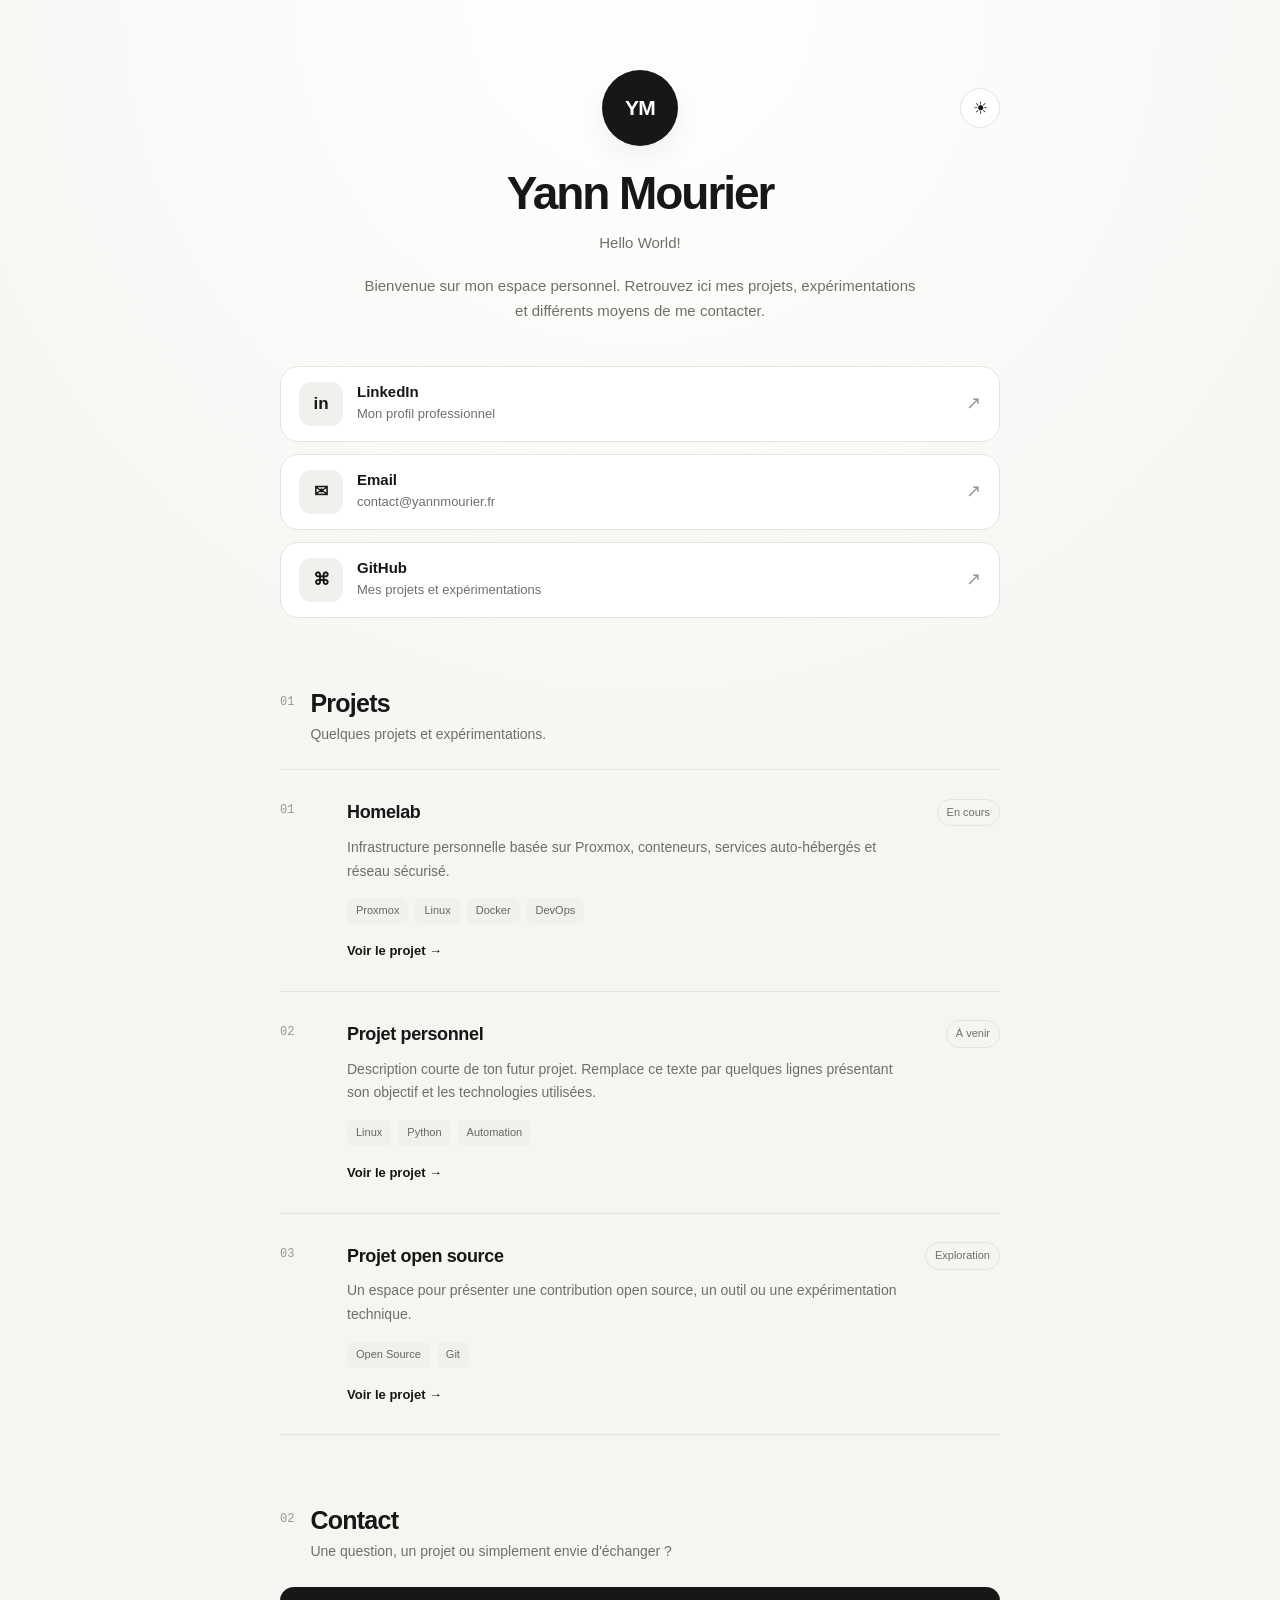
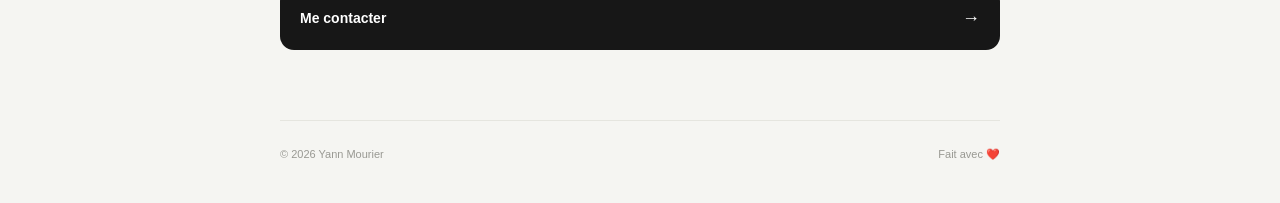
<file: index.html>
<!DOCTYPE html>
<html lang="fr">
<head>
    <meta charset="UTF-8">
    <meta name="viewport" content="width=device-width, initial-scale=1.0">

    <meta name="description" content="Yann Mourier — Portfolio, projets et liens.">

    <title>Yann Mourier</title>

    <link rel="icon" type="image/svg+xml" href="favicon.svg">
    <link rel="stylesheet" href="style.css">

    <!-- Applique le thème avant l'affichage pour éviter le flash blanc -->
    <script>
        const savedTheme = localStorage.getItem("theme");

        if (
            savedTheme === "dark" ||
            (!savedTheme &&
                window.matchMedia("(prefers-color-scheme: dark)").matches)
        ) {
            document.documentElement.classList.add("dark");
        }
    </script>
</head>

<body>

    <main class="container">

        <!-- Présentation -->
        <header class="profile">

            <div class="top-bar">
                <div class="avatar">YM</div>

                <button
                    class="theme-toggle"
                    id="theme-toggle"
                    type="button"
                    aria-label="Changer de thème"
                    title="Changer de thème"
                >
                    <span class="sun">☀</span>
                    <span class="moon">☾</span>
                </button>
            </div>

            <h1>Yann Mourier</h1>

            <p class="subtitle">
                Hello World!
            </p>

            <p class="intro">
                Bienvenue sur mon espace personnel. Retrouvez ici mes projets,
                expérimentations et différents moyens de me contacter.
            </p>

        </header>


        <!-- Liens principaux -->
        <nav class="links" aria-label="Liens principaux">

            <a
                class="link-card"
                href="https://www.linkedin.com/in/yannmourier/"
                target="_blank"
                rel="noopener noreferrer"
            >
                <span class="icon">in</span>

                <span>
                    <strong>LinkedIn</strong>
                    <small>Mon profil professionnel</small>
                </span>

                <span class="arrow">↗</span>
            </a>


            <a
                class="link-card"
                href="mailto:contact@yannmourier.fr"
            >
                <span class="icon">✉</span>

                <span>
                    <strong>Email</strong>
                    <small>contact@yannmourier.fr</small>
                </span>

                <span class="arrow">↗</span>
            </a>


            <a
                class="link-card"
                href="https://github.com/yann-mourier"
                target="_blank"
                rel="noopener noreferrer"
            >
                <span class="icon">⌘</span>

                <span>
                    <strong>GitHub</strong>
                    <small>Mes projets et expérimentations</small>
                </span>

                <span class="arrow">↗</span>
            </a>

        </nav>


        <!-- Projets -->
        <section class="projects">

            <div class="section-heading">
                <span class="section-label">01</span>

                <div>
                    <h2>Projets</h2>
                    <p>Quelques projets et expérimentations.</p>
                </div>
            </div>


            <div class="project-list">

                <!-- PROJET 1 -->
                <article class="project">

                    <div class="project-number">
                        01
                    </div>

                    <div class="project-content">

                        <div class="project-top">
                            <h3>Homelab</h3>

                            <span class="status">
                                En cours
                            </span>
                        </div>

                        <p>
                            Infrastructure personnelle basée sur Proxmox,
                            conteneurs, services auto-hébergés et réseau sécurisé.
                        </p>

                        <div class="tags">
                            <span>Proxmox</span>
                            <span>Linux</span>
                            <span>Docker</span>
                            <span>DevOps</span>
                        </div>

                        <a
                            href="https://github.com/yann-mourier"
                            target="_blank"
                            rel="noopener noreferrer"
                            class="project-link"
                        >
                            Voir le projet →
                        </a>

                    </div>

                </article>


                <!-- PROJET 2 -->
                <article class="project">

                    <div class="project-number">
                        02
                    </div>

                    <div class="project-content">

                        <div class="project-top">
                            <h3>Projet personnel</h3>

                            <span class="status">
                                À venir
                            </span>
                        </div>

                        <p>
                            Description courte de ton futur projet.
                            Remplace ce texte par quelques lignes présentant
                            son objectif et les technologies utilisées.
                        </p>

                        <div class="tags">
                            <span>Linux</span>
                            <span>Python</span>
                            <span>Automation</span>
                        </div>

                        <a
                            href="https://github.com/yann-mourier"
                            target="_blank"
                            rel="noopener noreferrer"
                            class="project-link"
                        >
                            Voir le projet →
                        </a>

                    </div>

                </article>


                <!-- PROJET 3 -->
                <article class="project">

                    <div class="project-number">
                        03
                    </div>

                    <div class="project-content">

                        <div class="project-top">
                            <h3>Projet open source</h3>

                            <span class="status">
                                Exploration
                            </span>
                        </div>

                        <p>
                            Un espace pour présenter une contribution open source,
                            un outil ou une expérimentation technique.
                        </p>

                        <div class="tags">
                            <span>Open Source</span>
                            <span>Git</span>
                        </div>

                        <a
                            href="https://github.com/yann-mourier"
                            target="_blank"
                            rel="noopener noreferrer"
                            class="project-link"
                        >
                            Voir le projet →
                        </a>

                    </div>

                </article>

            </div>

        </section>


        <!-- Contact -->
        <section class="contact">

            <div class="section-heading">
                <span class="section-label">02</span>

                <div>
                    <h2>Contact</h2>
                    <p>
                        Une question, un projet ou simplement envie d'échanger ?
                    </p>
                </div>
            </div>

            <a
                href="mailto:contact@yannmourier.fr"
                class="contact-button"
            >
                Me contacter
                <span>→</span>
            </a>

        </section>


        <!-- Footer -->
        <footer>

            <p>
                © 2026 Yann Mourier
            </p>

            <p>
                Fait avec ❤️
            </p>

        </footer>

    </main>


    <!-- Dark mode -->
    <script>
        const themeToggle = document.getElementById("theme-toggle");

        function updateThemeIcon() {
            const isDark = document.documentElement.classList.contains("dark");

            themeToggle.setAttribute(
                "aria-label",
                isDark
                    ? "Activer le thème clair"
                    : "Activer le thème sombre"
            );

            themeToggle.setAttribute(
                "title",
                isDark
                    ? "Activer le thème clair"
                    : "Activer le thème sombre"
            );
        }

        themeToggle.addEventListener("click", () => {
            const isDark =
                document.documentElement.classList.toggle("dark");

            localStorage.setItem(
                "theme",
                isDark ? "dark" : "light"
            );

            updateThemeIcon();
        });

        updateThemeIcon();
    </script>

</body>
</html>
</file>
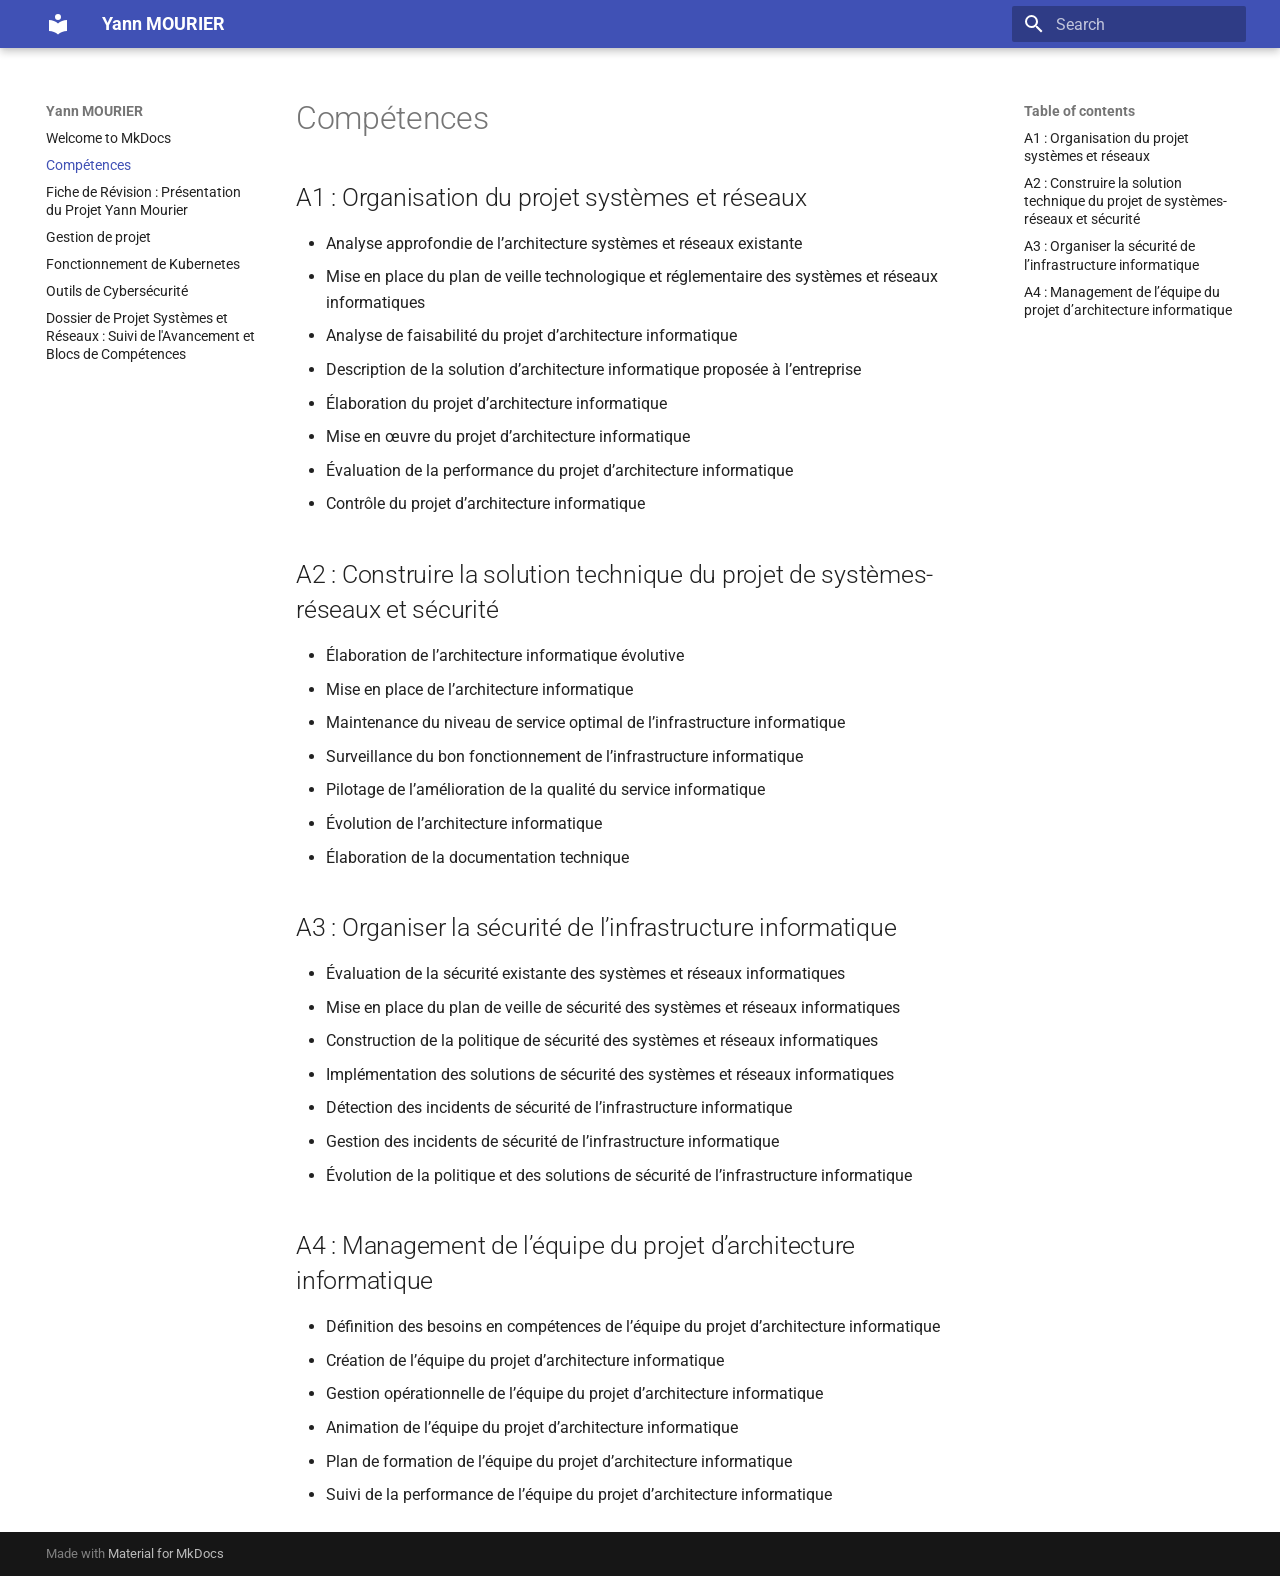
<file: Dossier Compétences/index.html>
<!doctype html>
<html lang="en" class="no-js">
  <head>
    
      <meta charset="utf-8">
      <meta name="viewport" content="width=device-width,initial-scale=1">
      
      
      
        <link rel="canonical" href="https://yannmourier.fr/Dossier%20Comp%C3%A9tences/">
      
      
        <link rel="prev" href="..">
      
      
        <link rel="next" href="../fiche_revision/">
      
      
      <link rel="icon" href="../assets/images/favicon.png">
      <meta name="generator" content="mkdocs-1.6.1, mkdocs-material-9.5.49">
    
    
      
        <title>Compétences - Yann MOURIER</title>
      
    
    
      <link rel="stylesheet" href="../assets/stylesheets/main.6f8fc17f.min.css">
      
      


    
    
      
    
    
      
        
        
        <link rel="preconnect" href="https://fonts.gstatic.com" crossorigin>
        <link rel="stylesheet" href="https://fonts.googleapis.com/css?family=Roboto:300,300i,400,400i,700,700i%7CRoboto+Mono:400,400i,700,700i&display=fallback">
        <style>:root{--md-text-font:"Roboto";--md-code-font:"Roboto Mono"}</style>
      
    
    
    <script>__md_scope=new URL("..",location),__md_hash=e=>[...e].reduce(((e,_)=>(e<<5)-e+_.charCodeAt(0)),0),__md_get=(e,_=localStorage,t=__md_scope)=>JSON.parse(_.getItem(t.pathname+"."+e)),__md_set=(e,_,t=localStorage,a=__md_scope)=>{try{t.setItem(a.pathname+"."+e,JSON.stringify(_))}catch(e){}}</script>
    
      

    
    
    
  </head>
  
  
    <body dir="ltr">
  
    
    <input class="md-toggle" data-md-toggle="drawer" type="checkbox" id="__drawer" autocomplete="off">
    <input class="md-toggle" data-md-toggle="search" type="checkbox" id="__search" autocomplete="off">
    <label class="md-overlay" for="__drawer"></label>
    <div data-md-component="skip">
      
        
        <a href="#competences" class="md-skip">
          Skip to content
        </a>
      
    </div>
    <div data-md-component="announce">
      
    </div>
    
    
      

  

<header class="md-header md-header--shadow" data-md-component="header">
  <nav class="md-header__inner md-grid" aria-label="Header">
    <a href=".." title="Yann MOURIER" class="md-header__button md-logo" aria-label="Yann MOURIER" data-md-component="logo">
      
  
  <svg xmlns="http://www.w3.org/2000/svg" viewBox="0 0 24 24"><path d="M12 8a3 3 0 0 0 3-3 3 3 0 0 0-3-3 3 3 0 0 0-3 3 3 3 0 0 0 3 3m0 3.54C9.64 9.35 6.5 8 3 8v11c3.5 0 6.64 1.35 9 3.54 2.36-2.19 5.5-3.54 9-3.54V8c-3.5 0-6.64 1.35-9 3.54"/></svg>

    </a>
    <label class="md-header__button md-icon" for="__drawer">
      
      <svg xmlns="http://www.w3.org/2000/svg" viewBox="0 0 24 24"><path d="M3 6h18v2H3zm0 5h18v2H3zm0 5h18v2H3z"/></svg>
    </label>
    <div class="md-header__title" data-md-component="header-title">
      <div class="md-header__ellipsis">
        <div class="md-header__topic">
          <span class="md-ellipsis">
            Yann MOURIER
          </span>
        </div>
        <div class="md-header__topic" data-md-component="header-topic">
          <span class="md-ellipsis">
            
              Compétences
            
          </span>
        </div>
      </div>
    </div>
    
    
      <script>var palette=__md_get("__palette");if(palette&&palette.color){if("(prefers-color-scheme)"===palette.color.media){var media=matchMedia("(prefers-color-scheme: light)"),input=document.querySelector(media.matches?"[data-md-color-media='(prefers-color-scheme: light)']":"[data-md-color-media='(prefers-color-scheme: dark)']");palette.color.media=input.getAttribute("data-md-color-media"),palette.color.scheme=input.getAttribute("data-md-color-scheme"),palette.color.primary=input.getAttribute("data-md-color-primary"),palette.color.accent=input.getAttribute("data-md-color-accent")}for(var[key,value]of Object.entries(palette.color))document.body.setAttribute("data-md-color-"+key,value)}</script>
    
    
    
      <label class="md-header__button md-icon" for="__search">
        
        <svg xmlns="http://www.w3.org/2000/svg" viewBox="0 0 24 24"><path d="M9.5 3A6.5 6.5 0 0 1 16 9.5c0 1.61-.59 3.09-1.56 4.23l.27.27h.79l5 5-1.5 1.5-5-5v-.79l-.27-.27A6.52 6.52 0 0 1 9.5 16 6.5 6.5 0 0 1 3 9.5 6.5 6.5 0 0 1 9.5 3m0 2C7 5 5 7 5 9.5S7 14 9.5 14 14 12 14 9.5 12 5 9.5 5"/></svg>
      </label>
      <div class="md-search" data-md-component="search" role="dialog">
  <label class="md-search__overlay" for="__search"></label>
  <div class="md-search__inner" role="search">
    <form class="md-search__form" name="search">
      <input type="text" class="md-search__input" name="query" aria-label="Search" placeholder="Search" autocapitalize="off" autocorrect="off" autocomplete="off" spellcheck="false" data-md-component="search-query" required>
      <label class="md-search__icon md-icon" for="__search">
        
        <svg xmlns="http://www.w3.org/2000/svg" viewBox="0 0 24 24"><path d="M9.5 3A6.5 6.5 0 0 1 16 9.5c0 1.61-.59 3.09-1.56 4.23l.27.27h.79l5 5-1.5 1.5-5-5v-.79l-.27-.27A6.52 6.52 0 0 1 9.5 16 6.5 6.5 0 0 1 3 9.5 6.5 6.5 0 0 1 9.5 3m0 2C7 5 5 7 5 9.5S7 14 9.5 14 14 12 14 9.5 12 5 9.5 5"/></svg>
        
        <svg xmlns="http://www.w3.org/2000/svg" viewBox="0 0 24 24"><path d="M20 11v2H8l5.5 5.5-1.42 1.42L4.16 12l7.92-7.92L13.5 5.5 8 11z"/></svg>
      </label>
      <nav class="md-search__options" aria-label="Search">
        
        <button type="reset" class="md-search__icon md-icon" title="Clear" aria-label="Clear" tabindex="-1">
          
          <svg xmlns="http://www.w3.org/2000/svg" viewBox="0 0 24 24"><path d="M19 6.41 17.59 5 12 10.59 6.41 5 5 6.41 10.59 12 5 17.59 6.41 19 12 13.41 17.59 19 19 17.59 13.41 12z"/></svg>
        </button>
      </nav>
      
    </form>
    <div class="md-search__output">
      <div class="md-search__scrollwrap" tabindex="0" data-md-scrollfix>
        <div class="md-search-result" data-md-component="search-result">
          <div class="md-search-result__meta">
            Initializing search
          </div>
          <ol class="md-search-result__list" role="presentation"></ol>
        </div>
      </div>
    </div>
  </div>
</div>
    
    
  </nav>
  
</header>
    
    <div class="md-container" data-md-component="container">
      
      
        
          
        
      
      <main class="md-main" data-md-component="main">
        <div class="md-main__inner md-grid">
          
            
              
              <div class="md-sidebar md-sidebar--primary" data-md-component="sidebar" data-md-type="navigation" >
                <div class="md-sidebar__scrollwrap">
                  <div class="md-sidebar__inner">
                    



<nav class="md-nav md-nav--primary" aria-label="Navigation" data-md-level="0">
  <label class="md-nav__title" for="__drawer">
    <a href=".." title="Yann MOURIER" class="md-nav__button md-logo" aria-label="Yann MOURIER" data-md-component="logo">
      
  
  <svg xmlns="http://www.w3.org/2000/svg" viewBox="0 0 24 24"><path d="M12 8a3 3 0 0 0 3-3 3 3 0 0 0-3-3 3 3 0 0 0-3 3 3 3 0 0 0 3 3m0 3.54C9.64 9.35 6.5 8 3 8v11c3.5 0 6.64 1.35 9 3.54 2.36-2.19 5.5-3.54 9-3.54V8c-3.5 0-6.64 1.35-9 3.54"/></svg>

    </a>
    Yann MOURIER
  </label>
  
  <ul class="md-nav__list" data-md-scrollfix>
    
      
      
  
  
  
  
    <li class="md-nav__item">
      <a href=".." class="md-nav__link">
        
  
  <span class="md-ellipsis">
    Welcome to MkDocs
  </span>
  

      </a>
    </li>
  

    
      
      
  
  
    
  
  
  
    <li class="md-nav__item md-nav__item--active">
      
      <input class="md-nav__toggle md-toggle" type="checkbox" id="__toc">
      
      
        
      
      
        <label class="md-nav__link md-nav__link--active" for="__toc">
          
  
  <span class="md-ellipsis">
    Compétences
  </span>
  

          <span class="md-nav__icon md-icon"></span>
        </label>
      
      <a href="./" class="md-nav__link md-nav__link--active">
        
  
  <span class="md-ellipsis">
    Compétences
  </span>
  

      </a>
      
        

<nav class="md-nav md-nav--secondary" aria-label="Table of contents">
  
  
  
    
  
  
    <label class="md-nav__title" for="__toc">
      <span class="md-nav__icon md-icon"></span>
      Table of contents
    </label>
    <ul class="md-nav__list" data-md-component="toc" data-md-scrollfix>
      
        <li class="md-nav__item">
  <a href="#a1-organisation-du-projet-systemes-et-reseaux" class="md-nav__link">
    <span class="md-ellipsis">
      A1 : Organisation du projet systèmes et réseaux
    </span>
  </a>
  
</li>
      
        <li class="md-nav__item">
  <a href="#a2-construire-la-solution-technique-du-projet-de-systemes-reseaux-et-securite" class="md-nav__link">
    <span class="md-ellipsis">
      A2 : Construire la solution technique du projet de systèmes-réseaux et sécurité
    </span>
  </a>
  
</li>
      
        <li class="md-nav__item">
  <a href="#a3-organiser-la-securite-de-linfrastructure-informatique" class="md-nav__link">
    <span class="md-ellipsis">
      A3 : Organiser la sécurité de l’infrastructure informatique
    </span>
  </a>
  
</li>
      
        <li class="md-nav__item">
  <a href="#a4-management-de-lequipe-du-projet-darchitecture-informatique" class="md-nav__link">
    <span class="md-ellipsis">
      A4 : Management de l’équipe du projet d’architecture informatique
    </span>
  </a>
  
</li>
      
    </ul>
  
</nav>
      
    </li>
  

    
      
      
  
  
  
  
    <li class="md-nav__item">
      <a href="../fiche_revision/" class="md-nav__link">
        
  
  <span class="md-ellipsis">
    Fiche de Révision : Présentation du Projet Yann Mourier
  </span>
  

      </a>
    </li>
  

    
      
      
  
  
  
  
    <li class="md-nav__item">
      <a href="../gestion_de_projet/" class="md-nav__link">
        
  
  <span class="md-ellipsis">
    Gestion de projet
  </span>
  

      </a>
    </li>
  

    
      
      
  
  
  
  
    <li class="md-nav__item">
      <a href="../kubernetes/" class="md-nav__link">
        
  
  <span class="md-ellipsis">
    Fonctionnement de Kubernetes
  </span>
  

      </a>
    </li>
  

    
      
      
  
  
  
  
    <li class="md-nav__item">
      <a href="../liens/" class="md-nav__link">
        
  
  <span class="md-ellipsis">
    Outils de Cybersécurité
  </span>
  

      </a>
    </li>
  

    
      
      
  
  
  
  
    <li class="md-nav__item">
      <a href="../steps_project/" class="md-nav__link">
        
  
  <span class="md-ellipsis">
    Dossier de Projet Systèmes et Réseaux : Suivi de l'Avancement et Blocs de Compétences
  </span>
  

      </a>
    </li>
  

    
  </ul>
</nav>
                  </div>
                </div>
              </div>
            
            
              
              <div class="md-sidebar md-sidebar--secondary" data-md-component="sidebar" data-md-type="toc" >
                <div class="md-sidebar__scrollwrap">
                  <div class="md-sidebar__inner">
                    

<nav class="md-nav md-nav--secondary" aria-label="Table of contents">
  
  
  
    
  
  
    <label class="md-nav__title" for="__toc">
      <span class="md-nav__icon md-icon"></span>
      Table of contents
    </label>
    <ul class="md-nav__list" data-md-component="toc" data-md-scrollfix>
      
        <li class="md-nav__item">
  <a href="#a1-organisation-du-projet-systemes-et-reseaux" class="md-nav__link">
    <span class="md-ellipsis">
      A1 : Organisation du projet systèmes et réseaux
    </span>
  </a>
  
</li>
      
        <li class="md-nav__item">
  <a href="#a2-construire-la-solution-technique-du-projet-de-systemes-reseaux-et-securite" class="md-nav__link">
    <span class="md-ellipsis">
      A2 : Construire la solution technique du projet de systèmes-réseaux et sécurité
    </span>
  </a>
  
</li>
      
        <li class="md-nav__item">
  <a href="#a3-organiser-la-securite-de-linfrastructure-informatique" class="md-nav__link">
    <span class="md-ellipsis">
      A3 : Organiser la sécurité de l’infrastructure informatique
    </span>
  </a>
  
</li>
      
        <li class="md-nav__item">
  <a href="#a4-management-de-lequipe-du-projet-darchitecture-informatique" class="md-nav__link">
    <span class="md-ellipsis">
      A4 : Management de l’équipe du projet d’architecture informatique
    </span>
  </a>
  
</li>
      
    </ul>
  
</nav>
                  </div>
                </div>
              </div>
            
          
          
            <div class="md-content" data-md-component="content">
              <article class="md-content__inner md-typeset">
                
                  


<h1 id="competences">Compétences</h1>
<h2 id="a1-organisation-du-projet-systemes-et-reseaux">A1 : Organisation du projet systèmes et réseaux</h2>
<ul>
<li>Analyse approfondie de l’architecture systèmes et réseaux existante</li>
<li>Mise en place du plan de veille technologique et réglementaire des systèmes et réseaux informatiques</li>
<li>Analyse de faisabilité du projet d’architecture informatique</li>
<li>Description de la solution d’architecture informatique proposée à l’entreprise</li>
<li>Élaboration du projet d’architecture informatique</li>
<li>Mise en œuvre du projet d’architecture informatique</li>
<li>Évaluation de la performance du projet d’architecture informatique</li>
<li>Contrôle du projet d’architecture informatique</li>
</ul>
<h2 id="a2-construire-la-solution-technique-du-projet-de-systemes-reseaux-et-securite">A2 : Construire la solution technique du projet de systèmes-réseaux et sécurité</h2>
<ul>
<li>Élaboration de l’architecture informatique évolutive</li>
<li>Mise en place de l’architecture informatique</li>
<li>Maintenance du niveau de service optimal de l’infrastructure informatique</li>
<li>Surveillance du bon fonctionnement de l’infrastructure informatique</li>
<li>Pilotage de l’amélioration de la qualité du service informatique</li>
<li>Évolution de l’architecture informatique</li>
<li>Élaboration de la documentation technique</li>
</ul>
<h2 id="a3-organiser-la-securite-de-linfrastructure-informatique">A3 : Organiser la sécurité de l’infrastructure informatique</h2>
<ul>
<li>Évaluation de la sécurité existante des systèmes et réseaux informatiques</li>
<li>Mise en place du plan de veille de sécurité des systèmes et réseaux informatiques</li>
<li>Construction de la politique de sécurité des systèmes et réseaux informatiques</li>
<li>Implémentation des solutions de sécurité des systèmes et réseaux informatiques</li>
<li>Détection des incidents de sécurité de l’infrastructure informatique</li>
<li>Gestion des incidents de sécurité de l’infrastructure informatique</li>
<li>Évolution de la politique et des solutions de sécurité de l’infrastructure informatique</li>
</ul>
<h2 id="a4-management-de-lequipe-du-projet-darchitecture-informatique">A4 : Management de l’équipe du projet d’architecture informatique</h2>
<ul>
<li>Définition des besoins en compétences de l’équipe du projet d’architecture informatique</li>
<li>Création de l’équipe du projet d’architecture informatique</li>
<li>Gestion opérationnelle de l’équipe du projet d’architecture informatique</li>
<li>Animation de l’équipe du projet d’architecture informatique</li>
<li>Plan de formation de l’équipe du projet d’architecture informatique</li>
<li>Suivi de la performance de l’équipe du projet d’architecture informatique</li>
</ul>












                
              </article>
            </div>
          
          
<script>var target=document.getElementById(location.hash.slice(1));target&&target.name&&(target.checked=target.name.startsWith("__tabbed_"))</script>
        </div>
        
      </main>
      
        <footer class="md-footer">
  
  <div class="md-footer-meta md-typeset">
    <div class="md-footer-meta__inner md-grid">
      <div class="md-copyright">
  
  
    Made with
    <a href="https://squidfunk.github.io/mkdocs-material/" target="_blank" rel="noopener">
      Material for MkDocs
    </a>
  
</div>
      
    </div>
  </div>
</footer>
      
    </div>
    <div class="md-dialog" data-md-component="dialog">
      <div class="md-dialog__inner md-typeset"></div>
    </div>
    
    
    <script id="__config" type="application/json">{"base": "..", "features": [], "search": "../assets/javascripts/workers/search.6ce7567c.min.js", "translations": {"clipboard.copied": "Copied to clipboard", "clipboard.copy": "Copy to clipboard", "search.result.more.one": "1 more on this page", "search.result.more.other": "# more on this page", "search.result.none": "No matching documents", "search.result.one": "1 matching document", "search.result.other": "# matching documents", "search.result.placeholder": "Type to start searching", "search.result.term.missing": "Missing", "select.version": "Select version"}}</script>
    
    
      <script src="../assets/javascripts/bundle.88dd0f4e.min.js"></script>
      
    
  </body>
</html>
</file>
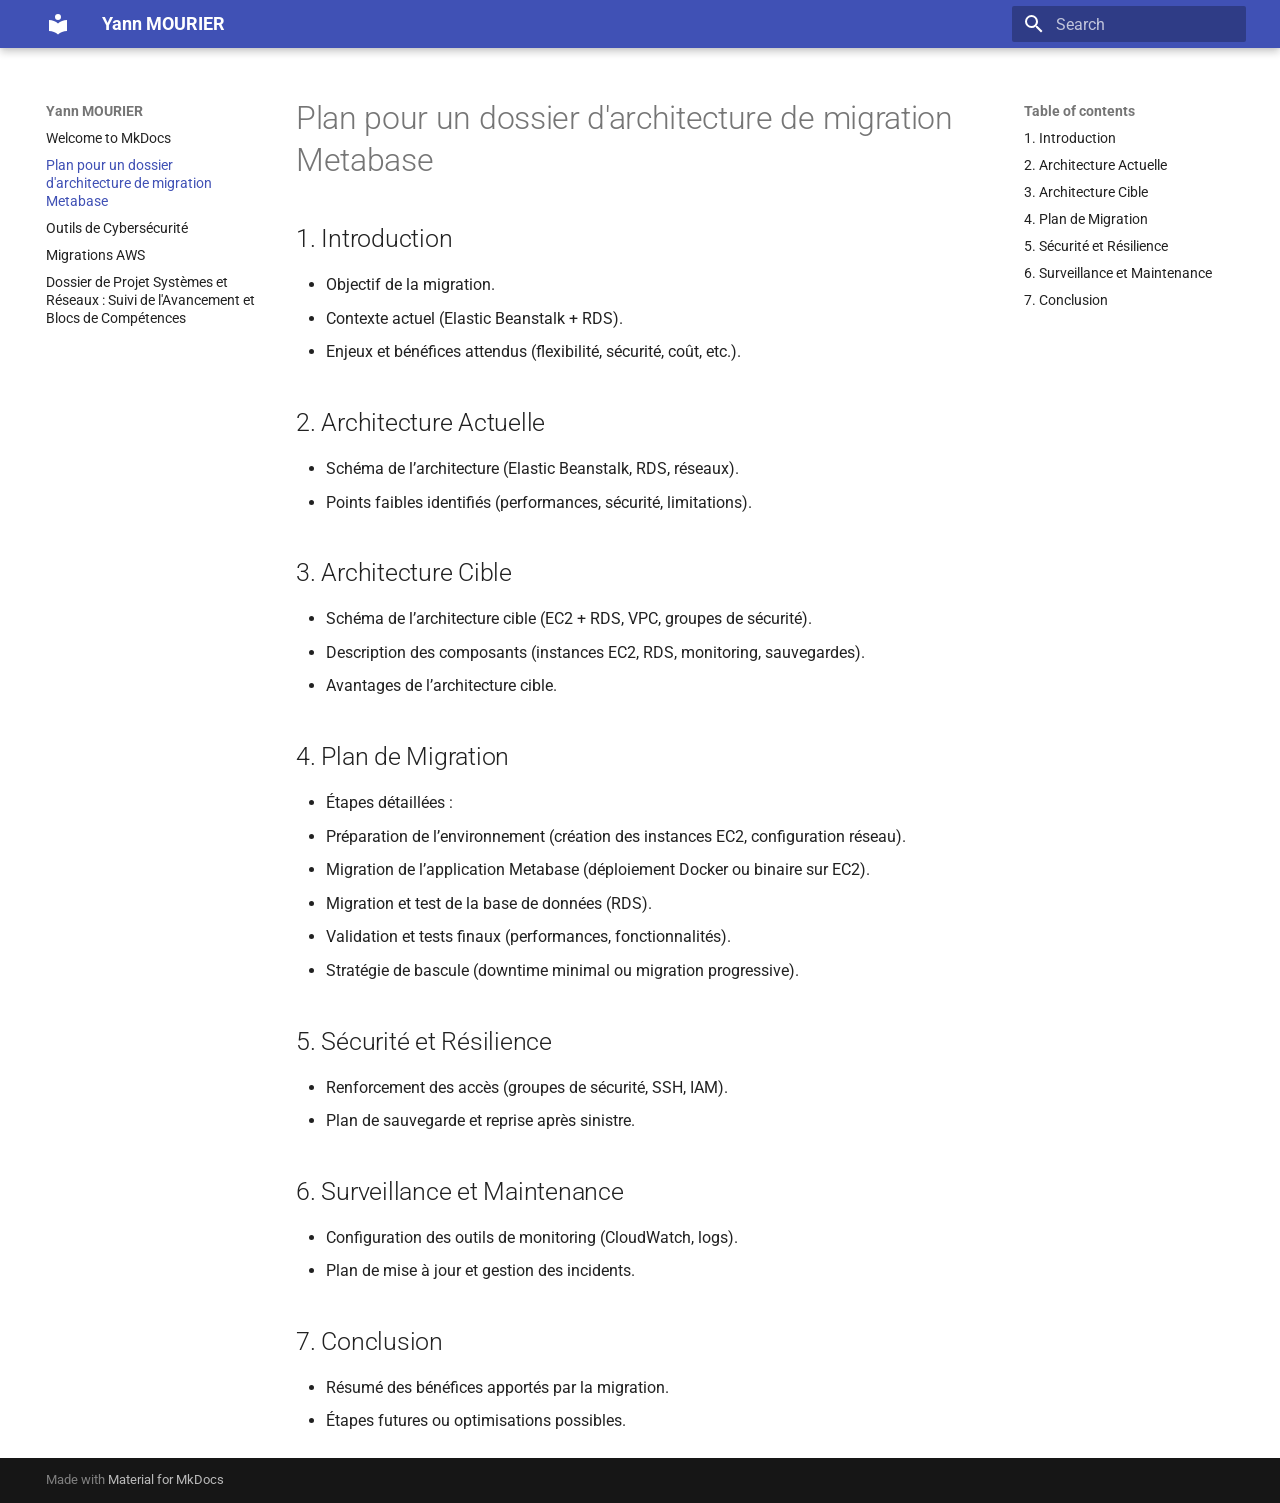
<file: dossier/index.html>
<!doctype html>
<html lang="en" class="no-js">
  <head>
    
      <meta charset="utf-8">
      <meta name="viewport" content="width=device-width,initial-scale=1">
      
      
      
        <link rel="canonical" href="https://yannmourier.fr/dossier/">
      
      
        <link rel="prev" href="..">
      
      
        <link rel="next" href="../liens/">
      
      
      <link rel="icon" href="../assets/images/favicon.png">
      <meta name="generator" content="mkdocs-1.6.1, mkdocs-material-9.5.49">
    
    
      
        <title>Plan pour un dossier d'architecture de migration Metabase - Yann MOURIER</title>
      
    
    
      <link rel="stylesheet" href="../assets/stylesheets/main.6f8fc17f.min.css">
      
      


    
    
      
    
    
      
        
        
        <link rel="preconnect" href="https://fonts.gstatic.com" crossorigin>
        <link rel="stylesheet" href="https://fonts.googleapis.com/css?family=Roboto:300,300i,400,400i,700,700i%7CRoboto+Mono:400,400i,700,700i&display=fallback">
        <style>:root{--md-text-font:"Roboto";--md-code-font:"Roboto Mono"}</style>
      
    
    
    <script>__md_scope=new URL("..",location),__md_hash=e=>[...e].reduce(((e,_)=>(e<<5)-e+_.charCodeAt(0)),0),__md_get=(e,_=localStorage,t=__md_scope)=>JSON.parse(_.getItem(t.pathname+"."+e)),__md_set=(e,_,t=localStorage,a=__md_scope)=>{try{t.setItem(a.pathname+"."+e,JSON.stringify(_))}catch(e){}}</script>
    
      

    
    
    
  </head>
  
  
    <body dir="ltr">
  
    
    <input class="md-toggle" data-md-toggle="drawer" type="checkbox" id="__drawer" autocomplete="off">
    <input class="md-toggle" data-md-toggle="search" type="checkbox" id="__search" autocomplete="off">
    <label class="md-overlay" for="__drawer"></label>
    <div data-md-component="skip">
      
        
        <a href="#plan-pour-un-dossier-darchitecture-de-migration-metabase" class="md-skip">
          Skip to content
        </a>
      
    </div>
    <div data-md-component="announce">
      
    </div>
    
    
      

  

<header class="md-header md-header--shadow" data-md-component="header">
  <nav class="md-header__inner md-grid" aria-label="Header">
    <a href=".." title="Yann MOURIER" class="md-header__button md-logo" aria-label="Yann MOURIER" data-md-component="logo">
      
  
  <svg xmlns="http://www.w3.org/2000/svg" viewBox="0 0 24 24"><path d="M12 8a3 3 0 0 0 3-3 3 3 0 0 0-3-3 3 3 0 0 0-3 3 3 3 0 0 0 3 3m0 3.54C9.64 9.35 6.5 8 3 8v11c3.5 0 6.64 1.35 9 3.54 2.36-2.19 5.5-3.54 9-3.54V8c-3.5 0-6.64 1.35-9 3.54"/></svg>

    </a>
    <label class="md-header__button md-icon" for="__drawer">
      
      <svg xmlns="http://www.w3.org/2000/svg" viewBox="0 0 24 24"><path d="M3 6h18v2H3zm0 5h18v2H3zm0 5h18v2H3z"/></svg>
    </label>
    <div class="md-header__title" data-md-component="header-title">
      <div class="md-header__ellipsis">
        <div class="md-header__topic">
          <span class="md-ellipsis">
            Yann MOURIER
          </span>
        </div>
        <div class="md-header__topic" data-md-component="header-topic">
          <span class="md-ellipsis">
            
              Plan pour un dossier d'architecture de migration Metabase
            
          </span>
        </div>
      </div>
    </div>
    
    
      <script>var palette=__md_get("__palette");if(palette&&palette.color){if("(prefers-color-scheme)"===palette.color.media){var media=matchMedia("(prefers-color-scheme: light)"),input=document.querySelector(media.matches?"[data-md-color-media='(prefers-color-scheme: light)']":"[data-md-color-media='(prefers-color-scheme: dark)']");palette.color.media=input.getAttribute("data-md-color-media"),palette.color.scheme=input.getAttribute("data-md-color-scheme"),palette.color.primary=input.getAttribute("data-md-color-primary"),palette.color.accent=input.getAttribute("data-md-color-accent")}for(var[key,value]of Object.entries(palette.color))document.body.setAttribute("data-md-color-"+key,value)}</script>
    
    
    
      <label class="md-header__button md-icon" for="__search">
        
        <svg xmlns="http://www.w3.org/2000/svg" viewBox="0 0 24 24"><path d="M9.5 3A6.5 6.5 0 0 1 16 9.5c0 1.61-.59 3.09-1.56 4.23l.27.27h.79l5 5-1.5 1.5-5-5v-.79l-.27-.27A6.52 6.52 0 0 1 9.5 16 6.5 6.5 0 0 1 3 9.5 6.5 6.5 0 0 1 9.5 3m0 2C7 5 5 7 5 9.5S7 14 9.5 14 14 12 14 9.5 12 5 9.5 5"/></svg>
      </label>
      <div class="md-search" data-md-component="search" role="dialog">
  <label class="md-search__overlay" for="__search"></label>
  <div class="md-search__inner" role="search">
    <form class="md-search__form" name="search">
      <input type="text" class="md-search__input" name="query" aria-label="Search" placeholder="Search" autocapitalize="off" autocorrect="off" autocomplete="off" spellcheck="false" data-md-component="search-query" required>
      <label class="md-search__icon md-icon" for="__search">
        
        <svg xmlns="http://www.w3.org/2000/svg" viewBox="0 0 24 24"><path d="M9.5 3A6.5 6.5 0 0 1 16 9.5c0 1.61-.59 3.09-1.56 4.23l.27.27h.79l5 5-1.5 1.5-5-5v-.79l-.27-.27A6.52 6.52 0 0 1 9.5 16 6.5 6.5 0 0 1 3 9.5 6.5 6.5 0 0 1 9.5 3m0 2C7 5 5 7 5 9.5S7 14 9.5 14 14 12 14 9.5 12 5 9.5 5"/></svg>
        
        <svg xmlns="http://www.w3.org/2000/svg" viewBox="0 0 24 24"><path d="M20 11v2H8l5.5 5.5-1.42 1.42L4.16 12l7.92-7.92L13.5 5.5 8 11z"/></svg>
      </label>
      <nav class="md-search__options" aria-label="Search">
        
        <button type="reset" class="md-search__icon md-icon" title="Clear" aria-label="Clear" tabindex="-1">
          
          <svg xmlns="http://www.w3.org/2000/svg" viewBox="0 0 24 24"><path d="M19 6.41 17.59 5 12 10.59 6.41 5 5 6.41 10.59 12 5 17.59 6.41 19 12 13.41 17.59 19 19 17.59 13.41 12z"/></svg>
        </button>
      </nav>
      
    </form>
    <div class="md-search__output">
      <div class="md-search__scrollwrap" tabindex="0" data-md-scrollfix>
        <div class="md-search-result" data-md-component="search-result">
          <div class="md-search-result__meta">
            Initializing search
          </div>
          <ol class="md-search-result__list" role="presentation"></ol>
        </div>
      </div>
    </div>
  </div>
</div>
    
    
  </nav>
  
</header>
    
    <div class="md-container" data-md-component="container">
      
      
        
          
        
      
      <main class="md-main" data-md-component="main">
        <div class="md-main__inner md-grid">
          
            
              
              <div class="md-sidebar md-sidebar--primary" data-md-component="sidebar" data-md-type="navigation" >
                <div class="md-sidebar__scrollwrap">
                  <div class="md-sidebar__inner">
                    



<nav class="md-nav md-nav--primary" aria-label="Navigation" data-md-level="0">
  <label class="md-nav__title" for="__drawer">
    <a href=".." title="Yann MOURIER" class="md-nav__button md-logo" aria-label="Yann MOURIER" data-md-component="logo">
      
  
  <svg xmlns="http://www.w3.org/2000/svg" viewBox="0 0 24 24"><path d="M12 8a3 3 0 0 0 3-3 3 3 0 0 0-3-3 3 3 0 0 0-3 3 3 3 0 0 0 3 3m0 3.54C9.64 9.35 6.5 8 3 8v11c3.5 0 6.64 1.35 9 3.54 2.36-2.19 5.5-3.54 9-3.54V8c-3.5 0-6.64 1.35-9 3.54"/></svg>

    </a>
    Yann MOURIER
  </label>
  
  <ul class="md-nav__list" data-md-scrollfix>
    
      
      
  
  
  
  
    <li class="md-nav__item">
      <a href=".." class="md-nav__link">
        
  
  <span class="md-ellipsis">
    Welcome to MkDocs
  </span>
  

      </a>
    </li>
  

    
      
      
  
  
    
  
  
  
    <li class="md-nav__item md-nav__item--active">
      
      <input class="md-nav__toggle md-toggle" type="checkbox" id="__toc">
      
      
        
      
      
        <label class="md-nav__link md-nav__link--active" for="__toc">
          
  
  <span class="md-ellipsis">
    Plan pour un dossier d'architecture de migration Metabase
  </span>
  

          <span class="md-nav__icon md-icon"></span>
        </label>
      
      <a href="./" class="md-nav__link md-nav__link--active">
        
  
  <span class="md-ellipsis">
    Plan pour un dossier d'architecture de migration Metabase
  </span>
  

      </a>
      
        

<nav class="md-nav md-nav--secondary" aria-label="Table of contents">
  
  
  
    
  
  
    <label class="md-nav__title" for="__toc">
      <span class="md-nav__icon md-icon"></span>
      Table of contents
    </label>
    <ul class="md-nav__list" data-md-component="toc" data-md-scrollfix>
      
        <li class="md-nav__item">
  <a href="#1-introduction" class="md-nav__link">
    <span class="md-ellipsis">
      1. Introduction
    </span>
  </a>
  
</li>
      
        <li class="md-nav__item">
  <a href="#2-architecture-actuelle" class="md-nav__link">
    <span class="md-ellipsis">
      2. Architecture Actuelle
    </span>
  </a>
  
</li>
      
        <li class="md-nav__item">
  <a href="#3-architecture-cible" class="md-nav__link">
    <span class="md-ellipsis">
      3. Architecture Cible
    </span>
  </a>
  
</li>
      
        <li class="md-nav__item">
  <a href="#4-plan-de-migration" class="md-nav__link">
    <span class="md-ellipsis">
      4. Plan de Migration
    </span>
  </a>
  
</li>
      
        <li class="md-nav__item">
  <a href="#5-securite-et-resilience" class="md-nav__link">
    <span class="md-ellipsis">
      5. Sécurité et Résilience
    </span>
  </a>
  
</li>
      
        <li class="md-nav__item">
  <a href="#6-surveillance-et-maintenance" class="md-nav__link">
    <span class="md-ellipsis">
      6. Surveillance et Maintenance
    </span>
  </a>
  
</li>
      
        <li class="md-nav__item">
  <a href="#7-conclusion" class="md-nav__link">
    <span class="md-ellipsis">
      7. Conclusion
    </span>
  </a>
  
</li>
      
    </ul>
  
</nav>
      
    </li>
  

    
      
      
  
  
  
  
    <li class="md-nav__item">
      <a href="../liens/" class="md-nav__link">
        
  
  <span class="md-ellipsis">
    Outils de Cybersécurité
  </span>
  

      </a>
    </li>
  

    
      
      
  
  
  
  
    <li class="md-nav__item">
      <a href="../projet/" class="md-nav__link">
        
  
  <span class="md-ellipsis">
    Migrations AWS
  </span>
  

      </a>
    </li>
  

    
      
      
  
  
  
  
    <li class="md-nav__item">
      <a href="../steps_project/" class="md-nav__link">
        
  
  <span class="md-ellipsis">
    Dossier de Projet Systèmes et Réseaux : Suivi de l'Avancement et Blocs de Compétences
  </span>
  

      </a>
    </li>
  

    
  </ul>
</nav>
                  </div>
                </div>
              </div>
            
            
              
              <div class="md-sidebar md-sidebar--secondary" data-md-component="sidebar" data-md-type="toc" >
                <div class="md-sidebar__scrollwrap">
                  <div class="md-sidebar__inner">
                    

<nav class="md-nav md-nav--secondary" aria-label="Table of contents">
  
  
  
    
  
  
    <label class="md-nav__title" for="__toc">
      <span class="md-nav__icon md-icon"></span>
      Table of contents
    </label>
    <ul class="md-nav__list" data-md-component="toc" data-md-scrollfix>
      
        <li class="md-nav__item">
  <a href="#1-introduction" class="md-nav__link">
    <span class="md-ellipsis">
      1. Introduction
    </span>
  </a>
  
</li>
      
        <li class="md-nav__item">
  <a href="#2-architecture-actuelle" class="md-nav__link">
    <span class="md-ellipsis">
      2. Architecture Actuelle
    </span>
  </a>
  
</li>
      
        <li class="md-nav__item">
  <a href="#3-architecture-cible" class="md-nav__link">
    <span class="md-ellipsis">
      3. Architecture Cible
    </span>
  </a>
  
</li>
      
        <li class="md-nav__item">
  <a href="#4-plan-de-migration" class="md-nav__link">
    <span class="md-ellipsis">
      4. Plan de Migration
    </span>
  </a>
  
</li>
      
        <li class="md-nav__item">
  <a href="#5-securite-et-resilience" class="md-nav__link">
    <span class="md-ellipsis">
      5. Sécurité et Résilience
    </span>
  </a>
  
</li>
      
        <li class="md-nav__item">
  <a href="#6-surveillance-et-maintenance" class="md-nav__link">
    <span class="md-ellipsis">
      6. Surveillance et Maintenance
    </span>
  </a>
  
</li>
      
        <li class="md-nav__item">
  <a href="#7-conclusion" class="md-nav__link">
    <span class="md-ellipsis">
      7. Conclusion
    </span>
  </a>
  
</li>
      
    </ul>
  
</nav>
                  </div>
                </div>
              </div>
            
          
          
            <div class="md-content" data-md-component="content">
              <article class="md-content__inner md-typeset">
                
                  


<h1 id="plan-pour-un-dossier-darchitecture-de-migration-metabase">Plan pour un dossier d'architecture de migration Metabase</h1>
<h2 id="1-introduction">1. Introduction</h2>
<ul>
<li>Objectif de la migration.  </li>
<li>Contexte actuel (Elastic Beanstalk + RDS).  </li>
<li>Enjeux et bénéfices attendus (flexibilité, sécurité, coût, etc.).  </li>
</ul>
<h2 id="2-architecture-actuelle">2. Architecture Actuelle</h2>
<ul>
<li>Schéma de l’architecture (Elastic Beanstalk, RDS, réseaux).  </li>
<li>Points faibles identifiés (performances, sécurité, limitations).  </li>
</ul>
<h2 id="3-architecture-cible">3. Architecture Cible</h2>
<ul>
<li>Schéma de l’architecture cible (EC2 + RDS, VPC, groupes de sécurité).  </li>
<li>Description des composants (instances EC2, RDS, monitoring, sauvegardes).  </li>
<li>Avantages de l’architecture cible.  </li>
</ul>
<h2 id="4-plan-de-migration">4. Plan de Migration</h2>
<ul>
<li>Étapes détaillées :  </li>
<li>Préparation de l’environnement (création des instances EC2, configuration réseau).  </li>
<li>Migration de l’application Metabase (déploiement Docker ou binaire sur EC2).  </li>
<li>Migration et test de la base de données (RDS).  </li>
<li>Validation et tests finaux (performances, fonctionnalités).  </li>
<li>Stratégie de bascule (downtime minimal ou migration progressive).  </li>
</ul>
<h2 id="5-securite-et-resilience">5. Sécurité et Résilience</h2>
<ul>
<li>Renforcement des accès (groupes de sécurité, SSH, IAM).  </li>
<li>Plan de sauvegarde et reprise après sinistre.  </li>
</ul>
<h2 id="6-surveillance-et-maintenance">6. Surveillance et Maintenance</h2>
<ul>
<li>Configuration des outils de monitoring (CloudWatch, logs).  </li>
<li>Plan de mise à jour et gestion des incidents.  </li>
</ul>
<h2 id="7-conclusion">7. Conclusion</h2>
<ul>
<li>Résumé des bénéfices apportés par la migration.  </li>
<li>Étapes futures ou optimisations possibles.  </li>
</ul>












                
              </article>
            </div>
          
          
<script>var target=document.getElementById(location.hash.slice(1));target&&target.name&&(target.checked=target.name.startsWith("__tabbed_"))</script>
        </div>
        
      </main>
      
        <footer class="md-footer">
  
  <div class="md-footer-meta md-typeset">
    <div class="md-footer-meta__inner md-grid">
      <div class="md-copyright">
  
  
    Made with
    <a href="https://squidfunk.github.io/mkdocs-material/" target="_blank" rel="noopener">
      Material for MkDocs
    </a>
  
</div>
      
    </div>
  </div>
</footer>
      
    </div>
    <div class="md-dialog" data-md-component="dialog">
      <div class="md-dialog__inner md-typeset"></div>
    </div>
    
    
    <script id="__config" type="application/json">{"base": "..", "features": [], "search": "../assets/javascripts/workers/search.6ce7567c.min.js", "translations": {"clipboard.copied": "Copied to clipboard", "clipboard.copy": "Copy to clipboard", "search.result.more.one": "1 more on this page", "search.result.more.other": "# more on this page", "search.result.none": "No matching documents", "search.result.one": "1 matching document", "search.result.other": "# matching documents", "search.result.placeholder": "Type to start searching", "search.result.term.missing": "Missing", "select.version": "Select version"}}</script>
    
    
      <script src="../assets/javascripts/bundle.88dd0f4e.min.js"></script>
      
    
  </body>
</html>
</file>
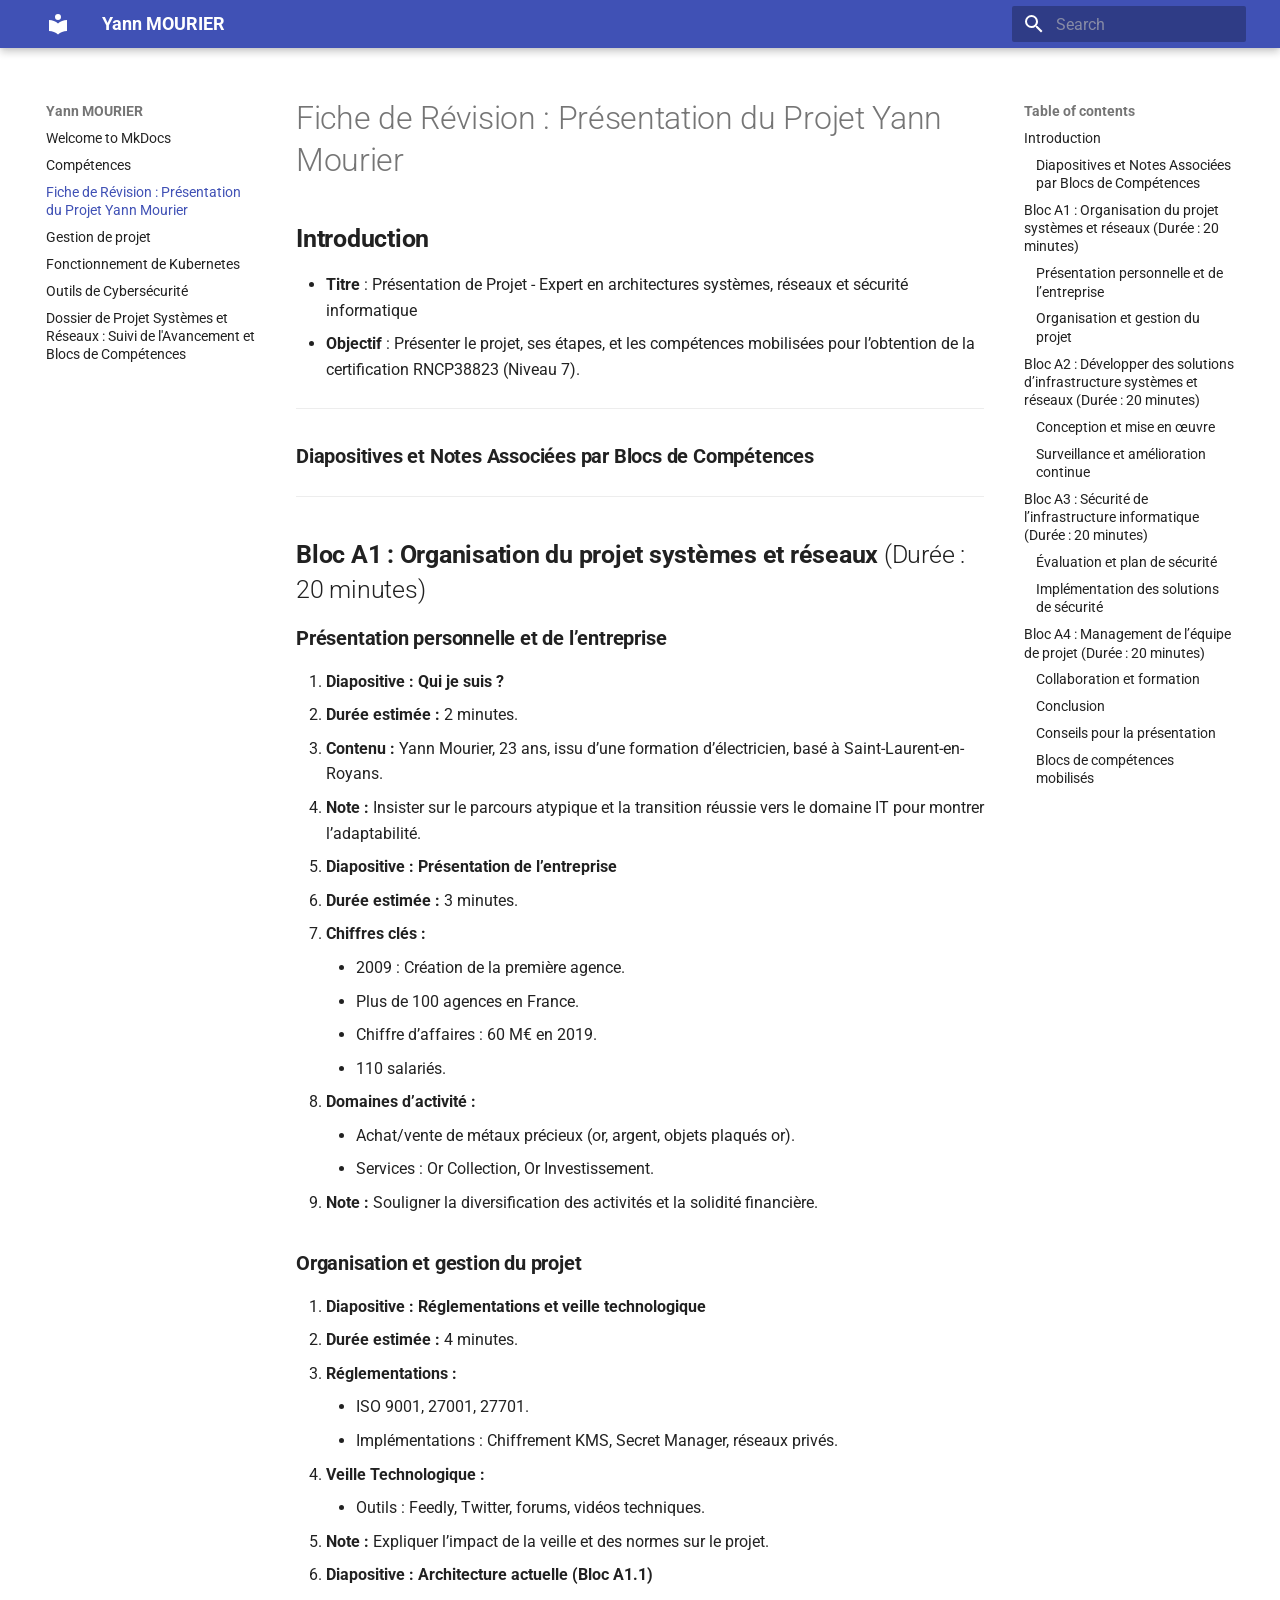
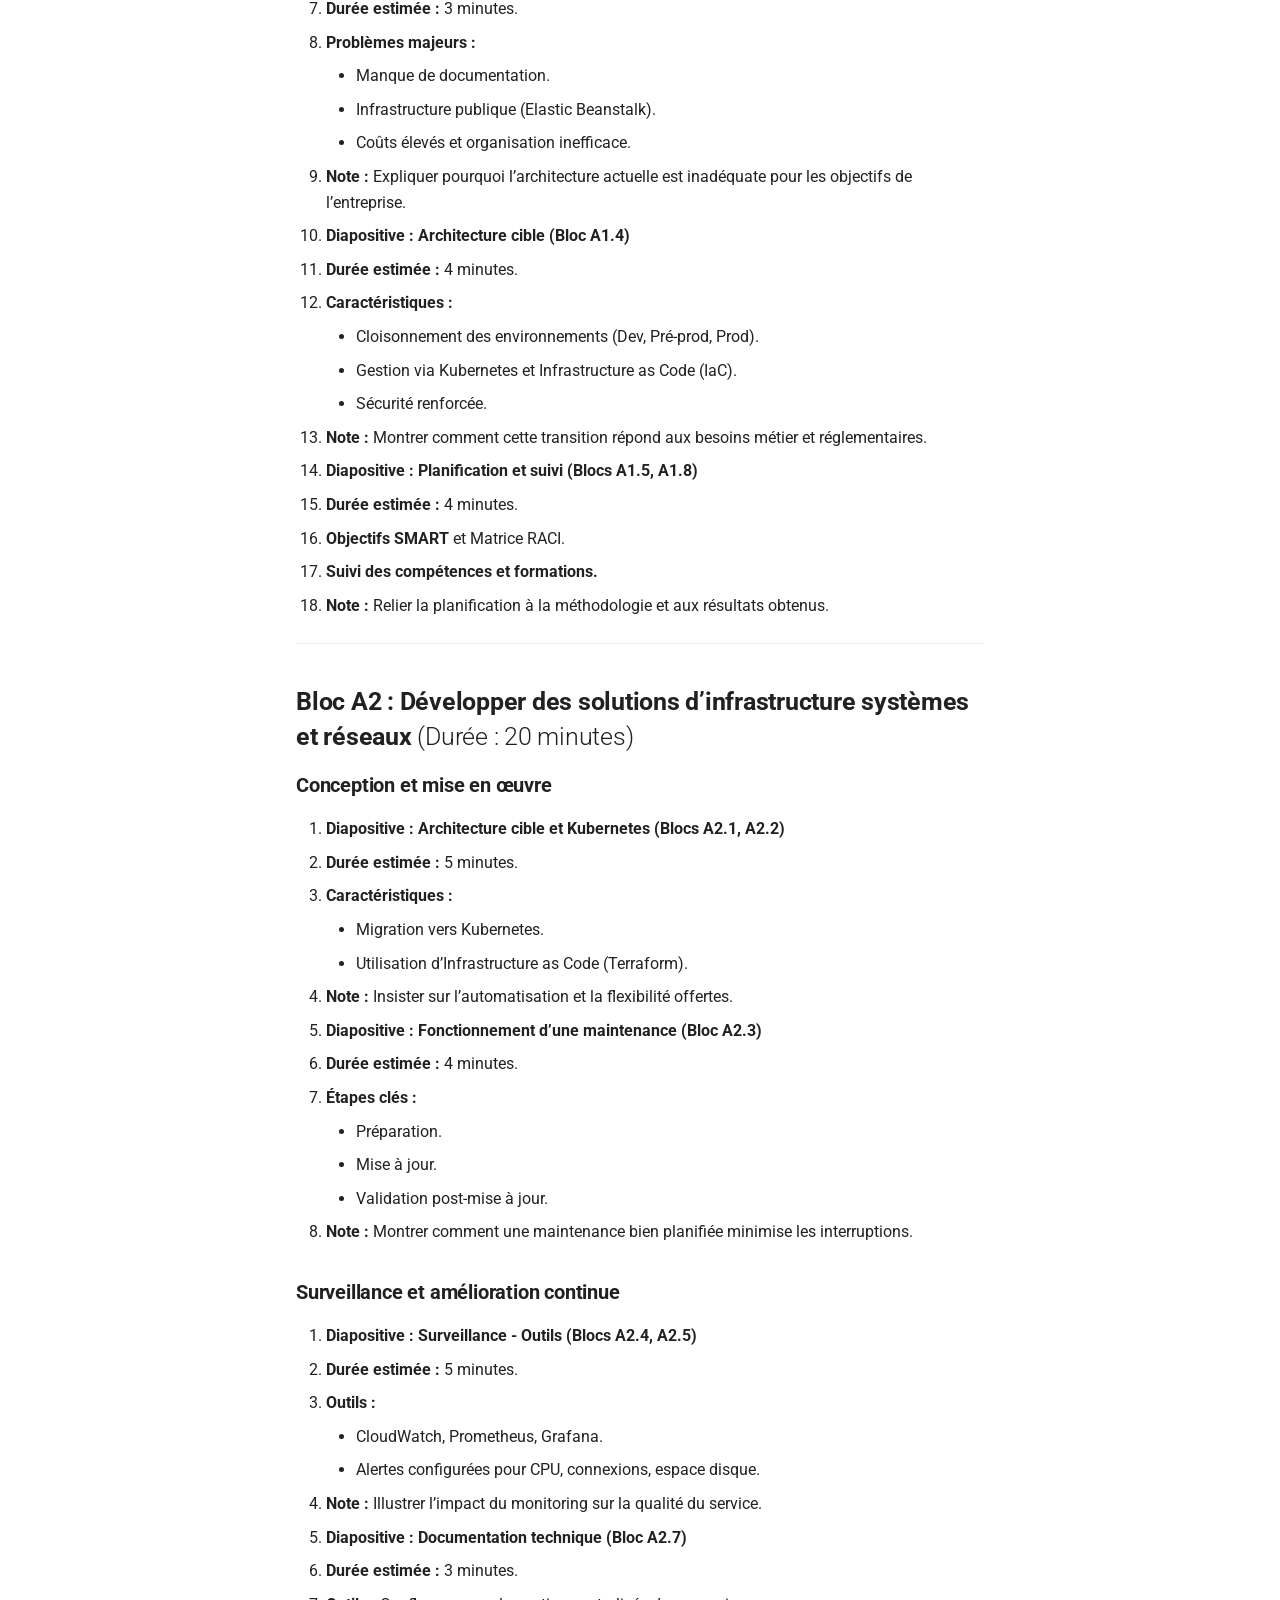
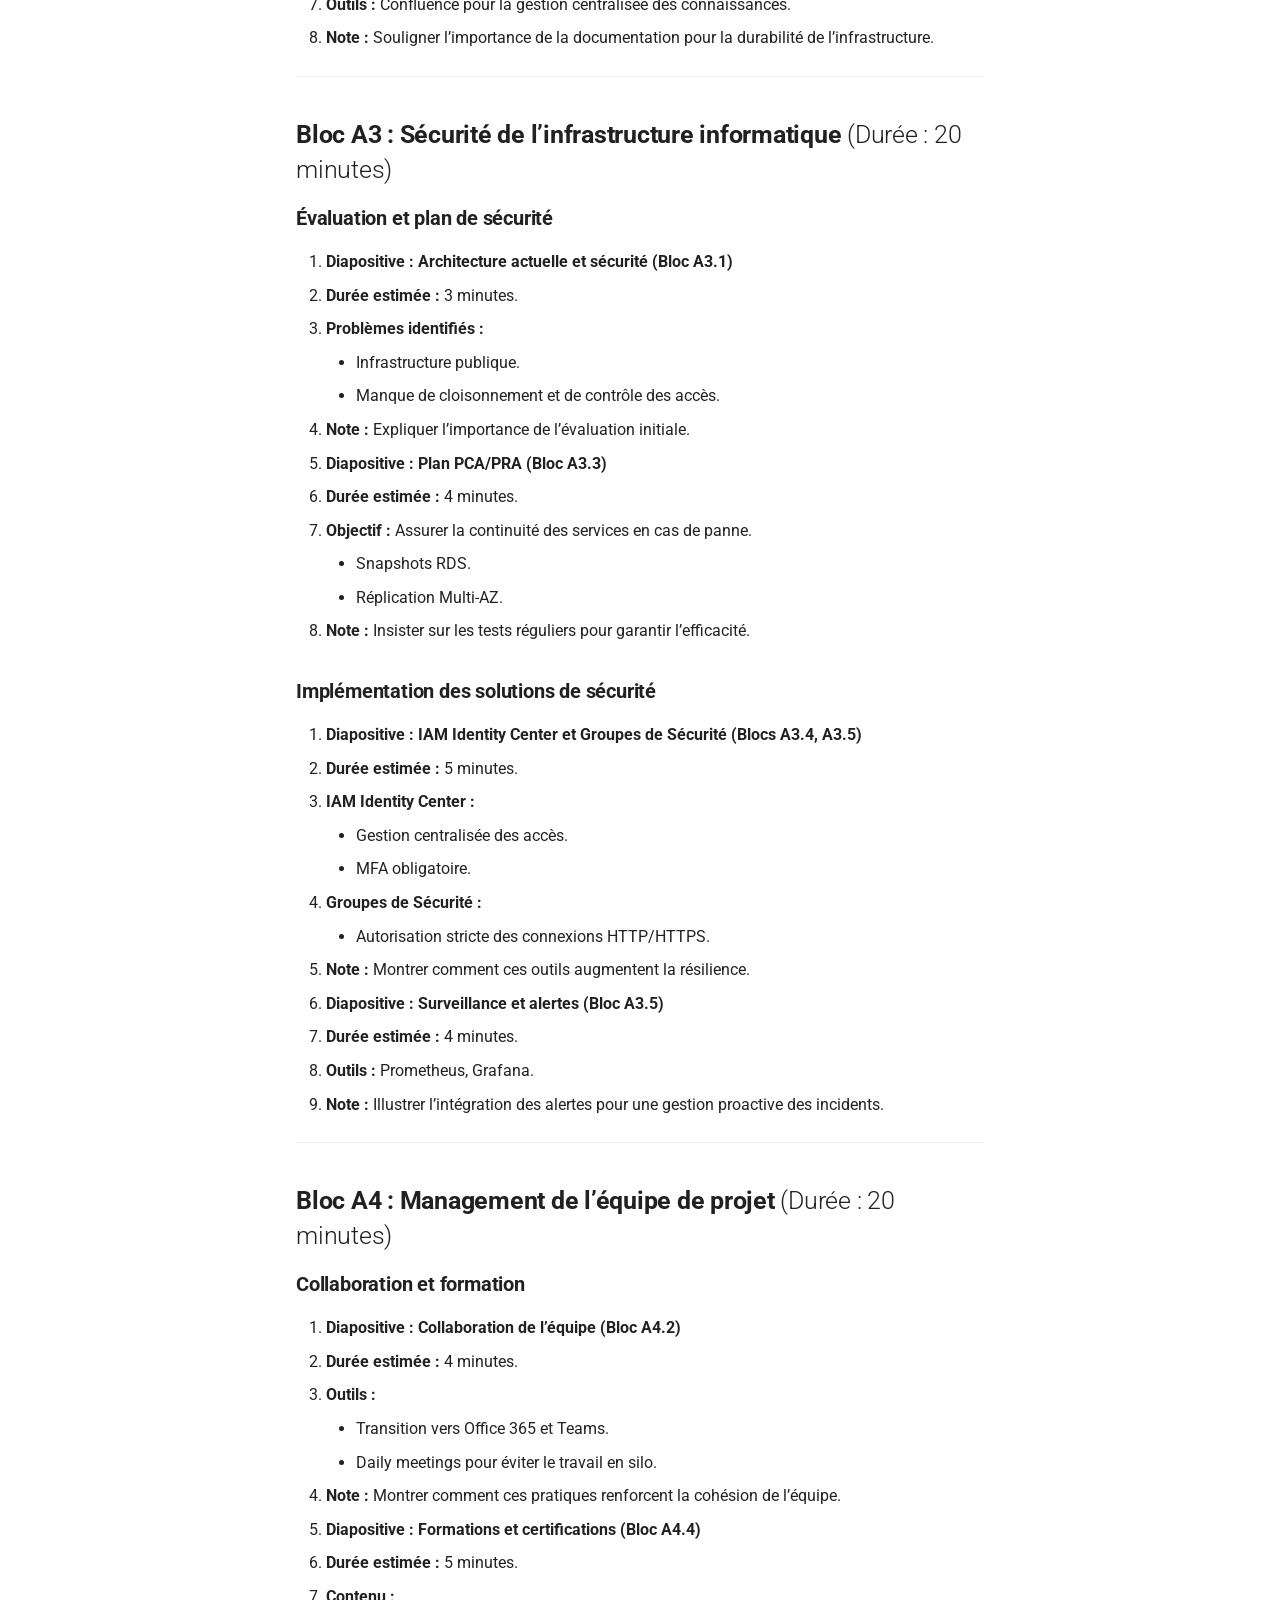
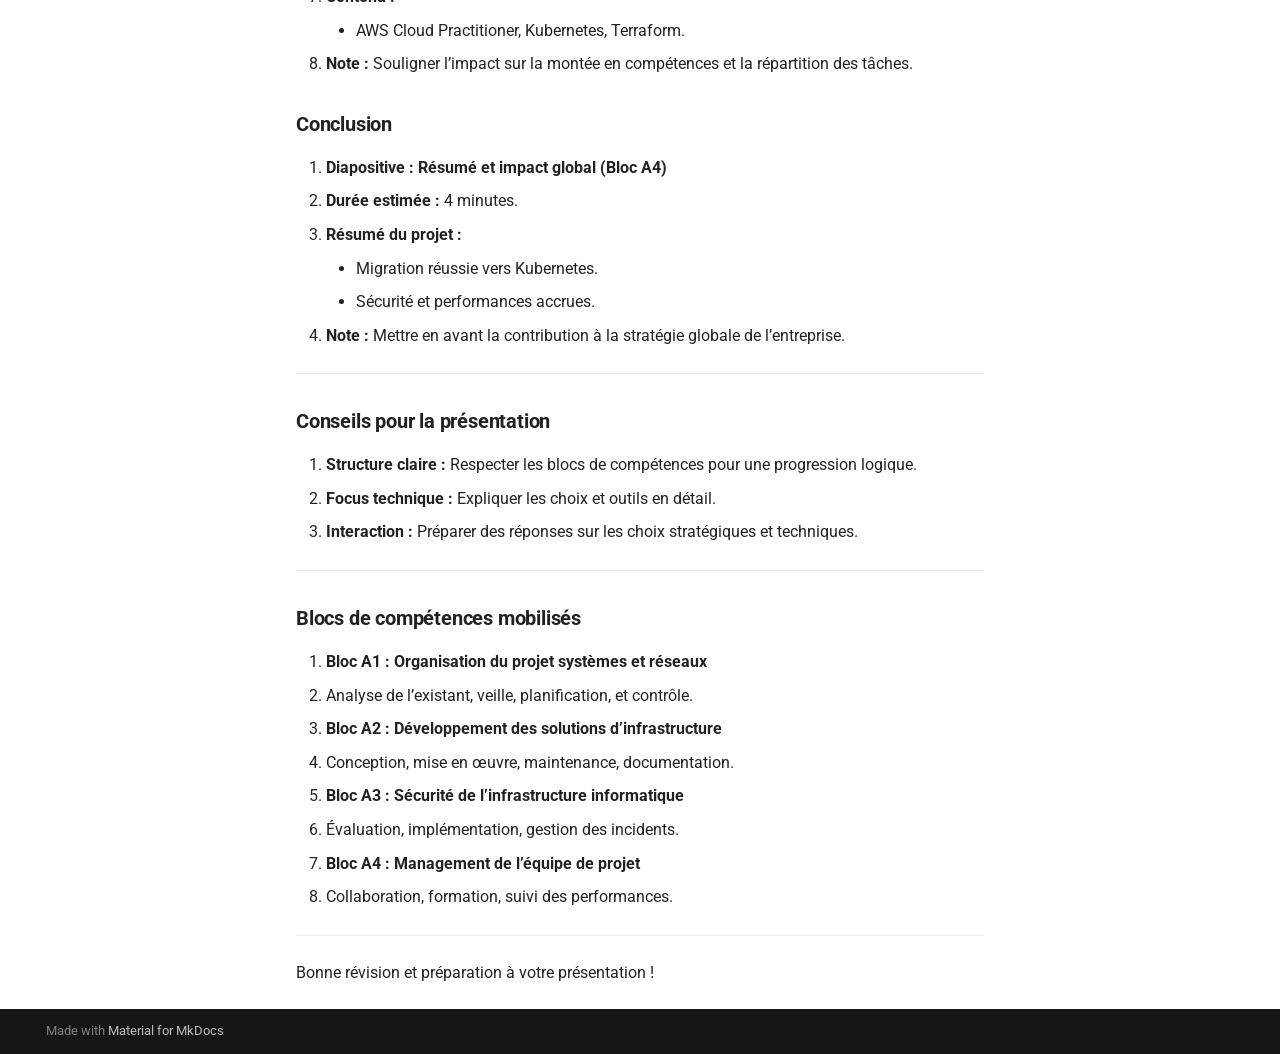
<file: fiche_revision/index.html>
<!doctype html>
<html lang="en" class="no-js">
  <head>
    
      <meta charset="utf-8">
      <meta name="viewport" content="width=device-width,initial-scale=1">
      
      
      
        <link rel="canonical" href="https://yannmourier.fr/fiche_revision/">
      
      
        <link rel="prev" href="../Dossier%20Comp%C3%A9tences/">
      
      
        <link rel="next" href="../gestion_de_projet/">
      
      
      <link rel="icon" href="../assets/images/favicon.png">
      <meta name="generator" content="mkdocs-1.6.1, mkdocs-material-9.5.49">
    
    
      
        <title>Fiche de Révision : Présentation du Projet Yann Mourier - Yann MOURIER</title>
      
    
    
      <link rel="stylesheet" href="../assets/stylesheets/main.6f8fc17f.min.css">
      
      


    
    
      
    
    
      
        
        
        <link rel="preconnect" href="https://fonts.gstatic.com" crossorigin>
        <link rel="stylesheet" href="https://fonts.googleapis.com/css?family=Roboto:300,300i,400,400i,700,700i%7CRoboto+Mono:400,400i,700,700i&display=fallback">
        <style>:root{--md-text-font:"Roboto";--md-code-font:"Roboto Mono"}</style>
      
    
    
    <script>__md_scope=new URL("..",location),__md_hash=e=>[...e].reduce(((e,_)=>(e<<5)-e+_.charCodeAt(0)),0),__md_get=(e,_=localStorage,t=__md_scope)=>JSON.parse(_.getItem(t.pathname+"."+e)),__md_set=(e,_,t=localStorage,a=__md_scope)=>{try{t.setItem(a.pathname+"."+e,JSON.stringify(_))}catch(e){}}</script>
    
      

    
    
    
  </head>
  
  
    <body dir="ltr">
  
    
    <input class="md-toggle" data-md-toggle="drawer" type="checkbox" id="__drawer" autocomplete="off">
    <input class="md-toggle" data-md-toggle="search" type="checkbox" id="__search" autocomplete="off">
    <label class="md-overlay" for="__drawer"></label>
    <div data-md-component="skip">
      
        
        <a href="#fiche-de-revision-presentation-du-projet-yann-mourier" class="md-skip">
          Skip to content
        </a>
      
    </div>
    <div data-md-component="announce">
      
    </div>
    
    
      

  

<header class="md-header md-header--shadow" data-md-component="header">
  <nav class="md-header__inner md-grid" aria-label="Header">
    <a href=".." title="Yann MOURIER" class="md-header__button md-logo" aria-label="Yann MOURIER" data-md-component="logo">
      
  
  <svg xmlns="http://www.w3.org/2000/svg" viewBox="0 0 24 24"><path d="M12 8a3 3 0 0 0 3-3 3 3 0 0 0-3-3 3 3 0 0 0-3 3 3 3 0 0 0 3 3m0 3.54C9.64 9.35 6.5 8 3 8v11c3.5 0 6.64 1.35 9 3.54 2.36-2.19 5.5-3.54 9-3.54V8c-3.5 0-6.64 1.35-9 3.54"/></svg>

    </a>
    <label class="md-header__button md-icon" for="__drawer">
      
      <svg xmlns="http://www.w3.org/2000/svg" viewBox="0 0 24 24"><path d="M3 6h18v2H3zm0 5h18v2H3zm0 5h18v2H3z"/></svg>
    </label>
    <div class="md-header__title" data-md-component="header-title">
      <div class="md-header__ellipsis">
        <div class="md-header__topic">
          <span class="md-ellipsis">
            Yann MOURIER
          </span>
        </div>
        <div class="md-header__topic" data-md-component="header-topic">
          <span class="md-ellipsis">
            
              Fiche de Révision : Présentation du Projet Yann Mourier
            
          </span>
        </div>
      </div>
    </div>
    
    
      <script>var palette=__md_get("__palette");if(palette&&palette.color){if("(prefers-color-scheme)"===palette.color.media){var media=matchMedia("(prefers-color-scheme: light)"),input=document.querySelector(media.matches?"[data-md-color-media='(prefers-color-scheme: light)']":"[data-md-color-media='(prefers-color-scheme: dark)']");palette.color.media=input.getAttribute("data-md-color-media"),palette.color.scheme=input.getAttribute("data-md-color-scheme"),palette.color.primary=input.getAttribute("data-md-color-primary"),palette.color.accent=input.getAttribute("data-md-color-accent")}for(var[key,value]of Object.entries(palette.color))document.body.setAttribute("data-md-color-"+key,value)}</script>
    
    
    
      <label class="md-header__button md-icon" for="__search">
        
        <svg xmlns="http://www.w3.org/2000/svg" viewBox="0 0 24 24"><path d="M9.5 3A6.5 6.5 0 0 1 16 9.5c0 1.61-.59 3.09-1.56 4.23l.27.27h.79l5 5-1.5 1.5-5-5v-.79l-.27-.27A6.52 6.52 0 0 1 9.5 16 6.5 6.5 0 0 1 3 9.5 6.5 6.5 0 0 1 9.5 3m0 2C7 5 5 7 5 9.5S7 14 9.5 14 14 12 14 9.5 12 5 9.5 5"/></svg>
      </label>
      <div class="md-search" data-md-component="search" role="dialog">
  <label class="md-search__overlay" for="__search"></label>
  <div class="md-search__inner" role="search">
    <form class="md-search__form" name="search">
      <input type="text" class="md-search__input" name="query" aria-label="Search" placeholder="Search" autocapitalize="off" autocorrect="off" autocomplete="off" spellcheck="false" data-md-component="search-query" required>
      <label class="md-search__icon md-icon" for="__search">
        
        <svg xmlns="http://www.w3.org/2000/svg" viewBox="0 0 24 24"><path d="M9.5 3A6.5 6.5 0 0 1 16 9.5c0 1.61-.59 3.09-1.56 4.23l.27.27h.79l5 5-1.5 1.5-5-5v-.79l-.27-.27A6.52 6.52 0 0 1 9.5 16 6.5 6.5 0 0 1 3 9.5 6.5 6.5 0 0 1 9.5 3m0 2C7 5 5 7 5 9.5S7 14 9.5 14 14 12 14 9.5 12 5 9.5 5"/></svg>
        
        <svg xmlns="http://www.w3.org/2000/svg" viewBox="0 0 24 24"><path d="M20 11v2H8l5.5 5.5-1.42 1.42L4.16 12l7.92-7.92L13.5 5.5 8 11z"/></svg>
      </label>
      <nav class="md-search__options" aria-label="Search">
        
        <button type="reset" class="md-search__icon md-icon" title="Clear" aria-label="Clear" tabindex="-1">
          
          <svg xmlns="http://www.w3.org/2000/svg" viewBox="0 0 24 24"><path d="M19 6.41 17.59 5 12 10.59 6.41 5 5 6.41 10.59 12 5 17.59 6.41 19 12 13.41 17.59 19 19 17.59 13.41 12z"/></svg>
        </button>
      </nav>
      
    </form>
    <div class="md-search__output">
      <div class="md-search__scrollwrap" tabindex="0" data-md-scrollfix>
        <div class="md-search-result" data-md-component="search-result">
          <div class="md-search-result__meta">
            Initializing search
          </div>
          <ol class="md-search-result__list" role="presentation"></ol>
        </div>
      </div>
    </div>
  </div>
</div>
    
    
  </nav>
  
</header>
    
    <div class="md-container" data-md-component="container">
      
      
        
          
        
      
      <main class="md-main" data-md-component="main">
        <div class="md-main__inner md-grid">
          
            
              
              <div class="md-sidebar md-sidebar--primary" data-md-component="sidebar" data-md-type="navigation" >
                <div class="md-sidebar__scrollwrap">
                  <div class="md-sidebar__inner">
                    



<nav class="md-nav md-nav--primary" aria-label="Navigation" data-md-level="0">
  <label class="md-nav__title" for="__drawer">
    <a href=".." title="Yann MOURIER" class="md-nav__button md-logo" aria-label="Yann MOURIER" data-md-component="logo">
      
  
  <svg xmlns="http://www.w3.org/2000/svg" viewBox="0 0 24 24"><path d="M12 8a3 3 0 0 0 3-3 3 3 0 0 0-3-3 3 3 0 0 0-3 3 3 3 0 0 0 3 3m0 3.54C9.64 9.35 6.5 8 3 8v11c3.5 0 6.64 1.35 9 3.54 2.36-2.19 5.5-3.54 9-3.54V8c-3.5 0-6.64 1.35-9 3.54"/></svg>

    </a>
    Yann MOURIER
  </label>
  
  <ul class="md-nav__list" data-md-scrollfix>
    
      
      
  
  
  
  
    <li class="md-nav__item">
      <a href=".." class="md-nav__link">
        
  
  <span class="md-ellipsis">
    Welcome to MkDocs
  </span>
  

      </a>
    </li>
  

    
      
      
  
  
  
  
    <li class="md-nav__item">
      <a href="../Dossier%20Comp%C3%A9tences/" class="md-nav__link">
        
  
  <span class="md-ellipsis">
    Compétences
  </span>
  

      </a>
    </li>
  

    
      
      
  
  
    
  
  
  
    <li class="md-nav__item md-nav__item--active">
      
      <input class="md-nav__toggle md-toggle" type="checkbox" id="__toc">
      
      
        
      
      
        <label class="md-nav__link md-nav__link--active" for="__toc">
          
  
  <span class="md-ellipsis">
    Fiche de Révision : Présentation du Projet Yann Mourier
  </span>
  

          <span class="md-nav__icon md-icon"></span>
        </label>
      
      <a href="./" class="md-nav__link md-nav__link--active">
        
  
  <span class="md-ellipsis">
    Fiche de Révision : Présentation du Projet Yann Mourier
  </span>
  

      </a>
      
        

<nav class="md-nav md-nav--secondary" aria-label="Table of contents">
  
  
  
    
  
  
    <label class="md-nav__title" for="__toc">
      <span class="md-nav__icon md-icon"></span>
      Table of contents
    </label>
    <ul class="md-nav__list" data-md-component="toc" data-md-scrollfix>
      
        <li class="md-nav__item">
  <a href="#introduction" class="md-nav__link">
    <span class="md-ellipsis">
      Introduction
    </span>
  </a>
  
    <nav class="md-nav" aria-label="Introduction">
      <ul class="md-nav__list">
        
          <li class="md-nav__item">
  <a href="#diapositives-et-notes-associees-par-blocs-de-competences" class="md-nav__link">
    <span class="md-ellipsis">
      Diapositives et Notes Associées par Blocs de Compétences
    </span>
  </a>
  
</li>
        
      </ul>
    </nav>
  
</li>
      
        <li class="md-nav__item">
  <a href="#bloc-a1-organisation-du-projet-systemes-et-reseaux-duree-20-minutes" class="md-nav__link">
    <span class="md-ellipsis">
      Bloc A1 : Organisation du projet systèmes et réseaux (Durée : 20 minutes)
    </span>
  </a>
  
    <nav class="md-nav" aria-label="Bloc A1 : Organisation du projet systèmes et réseaux (Durée : 20 minutes)">
      <ul class="md-nav__list">
        
          <li class="md-nav__item">
  <a href="#presentation-personnelle-et-de-lentreprise" class="md-nav__link">
    <span class="md-ellipsis">
      Présentation personnelle et de l’entreprise
    </span>
  </a>
  
</li>
        
          <li class="md-nav__item">
  <a href="#organisation-et-gestion-du-projet" class="md-nav__link">
    <span class="md-ellipsis">
      Organisation et gestion du projet
    </span>
  </a>
  
</li>
        
      </ul>
    </nav>
  
</li>
      
        <li class="md-nav__item">
  <a href="#bloc-a2-developper-des-solutions-dinfrastructure-systemes-et-reseaux-duree-20-minutes" class="md-nav__link">
    <span class="md-ellipsis">
      Bloc A2 : Développer des solutions d’infrastructure systèmes et réseaux (Durée : 20 minutes)
    </span>
  </a>
  
    <nav class="md-nav" aria-label="Bloc A2 : Développer des solutions d’infrastructure systèmes et réseaux (Durée : 20 minutes)">
      <ul class="md-nav__list">
        
          <li class="md-nav__item">
  <a href="#conception-et-mise-en-uvre" class="md-nav__link">
    <span class="md-ellipsis">
      Conception et mise en œuvre
    </span>
  </a>
  
</li>
        
          <li class="md-nav__item">
  <a href="#surveillance-et-amelioration-continue" class="md-nav__link">
    <span class="md-ellipsis">
      Surveillance et amélioration continue
    </span>
  </a>
  
</li>
        
      </ul>
    </nav>
  
</li>
      
        <li class="md-nav__item">
  <a href="#bloc-a3-securite-de-linfrastructure-informatique-duree-20-minutes" class="md-nav__link">
    <span class="md-ellipsis">
      Bloc A3 : Sécurité de l’infrastructure informatique (Durée : 20 minutes)
    </span>
  </a>
  
    <nav class="md-nav" aria-label="Bloc A3 : Sécurité de l’infrastructure informatique (Durée : 20 minutes)">
      <ul class="md-nav__list">
        
          <li class="md-nav__item">
  <a href="#evaluation-et-plan-de-securite" class="md-nav__link">
    <span class="md-ellipsis">
      Évaluation et plan de sécurité
    </span>
  </a>
  
</li>
        
          <li class="md-nav__item">
  <a href="#implementation-des-solutions-de-securite" class="md-nav__link">
    <span class="md-ellipsis">
      Implémentation des solutions de sécurité
    </span>
  </a>
  
</li>
        
      </ul>
    </nav>
  
</li>
      
        <li class="md-nav__item">
  <a href="#bloc-a4-management-de-lequipe-de-projet-duree-20-minutes" class="md-nav__link">
    <span class="md-ellipsis">
      Bloc A4 : Management de l’équipe de projet (Durée : 20 minutes)
    </span>
  </a>
  
    <nav class="md-nav" aria-label="Bloc A4 : Management de l’équipe de projet (Durée : 20 minutes)">
      <ul class="md-nav__list">
        
          <li class="md-nav__item">
  <a href="#collaboration-et-formation" class="md-nav__link">
    <span class="md-ellipsis">
      Collaboration et formation
    </span>
  </a>
  
</li>
        
          <li class="md-nav__item">
  <a href="#conclusion" class="md-nav__link">
    <span class="md-ellipsis">
      Conclusion
    </span>
  </a>
  
</li>
        
          <li class="md-nav__item">
  <a href="#conseils-pour-la-presentation" class="md-nav__link">
    <span class="md-ellipsis">
      Conseils pour la présentation
    </span>
  </a>
  
</li>
        
          <li class="md-nav__item">
  <a href="#blocs-de-competences-mobilises" class="md-nav__link">
    <span class="md-ellipsis">
      Blocs de compétences mobilisés
    </span>
  </a>
  
</li>
        
      </ul>
    </nav>
  
</li>
      
    </ul>
  
</nav>
      
    </li>
  

    
      
      
  
  
  
  
    <li class="md-nav__item">
      <a href="../gestion_de_projet/" class="md-nav__link">
        
  
  <span class="md-ellipsis">
    Gestion de projet
  </span>
  

      </a>
    </li>
  

    
      
      
  
  
  
  
    <li class="md-nav__item">
      <a href="../kubernetes/" class="md-nav__link">
        
  
  <span class="md-ellipsis">
    Fonctionnement de Kubernetes
  </span>
  

      </a>
    </li>
  

    
      
      
  
  
  
  
    <li class="md-nav__item">
      <a href="../liens/" class="md-nav__link">
        
  
  <span class="md-ellipsis">
    Outils de Cybersécurité
  </span>
  

      </a>
    </li>
  

    
      
      
  
  
  
  
    <li class="md-nav__item">
      <a href="../steps_project/" class="md-nav__link">
        
  
  <span class="md-ellipsis">
    Dossier de Projet Systèmes et Réseaux : Suivi de l'Avancement et Blocs de Compétences
  </span>
  

      </a>
    </li>
  

    
  </ul>
</nav>
                  </div>
                </div>
              </div>
            
            
              
              <div class="md-sidebar md-sidebar--secondary" data-md-component="sidebar" data-md-type="toc" >
                <div class="md-sidebar__scrollwrap">
                  <div class="md-sidebar__inner">
                    

<nav class="md-nav md-nav--secondary" aria-label="Table of contents">
  
  
  
    
  
  
    <label class="md-nav__title" for="__toc">
      <span class="md-nav__icon md-icon"></span>
      Table of contents
    </label>
    <ul class="md-nav__list" data-md-component="toc" data-md-scrollfix>
      
        <li class="md-nav__item">
  <a href="#introduction" class="md-nav__link">
    <span class="md-ellipsis">
      Introduction
    </span>
  </a>
  
    <nav class="md-nav" aria-label="Introduction">
      <ul class="md-nav__list">
        
          <li class="md-nav__item">
  <a href="#diapositives-et-notes-associees-par-blocs-de-competences" class="md-nav__link">
    <span class="md-ellipsis">
      Diapositives et Notes Associées par Blocs de Compétences
    </span>
  </a>
  
</li>
        
      </ul>
    </nav>
  
</li>
      
        <li class="md-nav__item">
  <a href="#bloc-a1-organisation-du-projet-systemes-et-reseaux-duree-20-minutes" class="md-nav__link">
    <span class="md-ellipsis">
      Bloc A1 : Organisation du projet systèmes et réseaux (Durée : 20 minutes)
    </span>
  </a>
  
    <nav class="md-nav" aria-label="Bloc A1 : Organisation du projet systèmes et réseaux (Durée : 20 minutes)">
      <ul class="md-nav__list">
        
          <li class="md-nav__item">
  <a href="#presentation-personnelle-et-de-lentreprise" class="md-nav__link">
    <span class="md-ellipsis">
      Présentation personnelle et de l’entreprise
    </span>
  </a>
  
</li>
        
          <li class="md-nav__item">
  <a href="#organisation-et-gestion-du-projet" class="md-nav__link">
    <span class="md-ellipsis">
      Organisation et gestion du projet
    </span>
  </a>
  
</li>
        
      </ul>
    </nav>
  
</li>
      
        <li class="md-nav__item">
  <a href="#bloc-a2-developper-des-solutions-dinfrastructure-systemes-et-reseaux-duree-20-minutes" class="md-nav__link">
    <span class="md-ellipsis">
      Bloc A2 : Développer des solutions d’infrastructure systèmes et réseaux (Durée : 20 minutes)
    </span>
  </a>
  
    <nav class="md-nav" aria-label="Bloc A2 : Développer des solutions d’infrastructure systèmes et réseaux (Durée : 20 minutes)">
      <ul class="md-nav__list">
        
          <li class="md-nav__item">
  <a href="#conception-et-mise-en-uvre" class="md-nav__link">
    <span class="md-ellipsis">
      Conception et mise en œuvre
    </span>
  </a>
  
</li>
        
          <li class="md-nav__item">
  <a href="#surveillance-et-amelioration-continue" class="md-nav__link">
    <span class="md-ellipsis">
      Surveillance et amélioration continue
    </span>
  </a>
  
</li>
        
      </ul>
    </nav>
  
</li>
      
        <li class="md-nav__item">
  <a href="#bloc-a3-securite-de-linfrastructure-informatique-duree-20-minutes" class="md-nav__link">
    <span class="md-ellipsis">
      Bloc A3 : Sécurité de l’infrastructure informatique (Durée : 20 minutes)
    </span>
  </a>
  
    <nav class="md-nav" aria-label="Bloc A3 : Sécurité de l’infrastructure informatique (Durée : 20 minutes)">
      <ul class="md-nav__list">
        
          <li class="md-nav__item">
  <a href="#evaluation-et-plan-de-securite" class="md-nav__link">
    <span class="md-ellipsis">
      Évaluation et plan de sécurité
    </span>
  </a>
  
</li>
        
          <li class="md-nav__item">
  <a href="#implementation-des-solutions-de-securite" class="md-nav__link">
    <span class="md-ellipsis">
      Implémentation des solutions de sécurité
    </span>
  </a>
  
</li>
        
      </ul>
    </nav>
  
</li>
      
        <li class="md-nav__item">
  <a href="#bloc-a4-management-de-lequipe-de-projet-duree-20-minutes" class="md-nav__link">
    <span class="md-ellipsis">
      Bloc A4 : Management de l’équipe de projet (Durée : 20 minutes)
    </span>
  </a>
  
    <nav class="md-nav" aria-label="Bloc A4 : Management de l’équipe de projet (Durée : 20 minutes)">
      <ul class="md-nav__list">
        
          <li class="md-nav__item">
  <a href="#collaboration-et-formation" class="md-nav__link">
    <span class="md-ellipsis">
      Collaboration et formation
    </span>
  </a>
  
</li>
        
          <li class="md-nav__item">
  <a href="#conclusion" class="md-nav__link">
    <span class="md-ellipsis">
      Conclusion
    </span>
  </a>
  
</li>
        
          <li class="md-nav__item">
  <a href="#conseils-pour-la-presentation" class="md-nav__link">
    <span class="md-ellipsis">
      Conseils pour la présentation
    </span>
  </a>
  
</li>
        
          <li class="md-nav__item">
  <a href="#blocs-de-competences-mobilises" class="md-nav__link">
    <span class="md-ellipsis">
      Blocs de compétences mobilisés
    </span>
  </a>
  
</li>
        
      </ul>
    </nav>
  
</li>
      
    </ul>
  
</nav>
                  </div>
                </div>
              </div>
            
          
          
            <div class="md-content" data-md-component="content">
              <article class="md-content__inner md-typeset">
                
                  


<h1 id="fiche-de-revision-presentation-du-projet-yann-mourier">Fiche de Révision : Présentation du Projet Yann Mourier</h1>
<h2 id="introduction"><strong>Introduction</strong></h2>
<ul>
<li><strong>Titre</strong> : Présentation de Projet - Expert en architectures systèmes, réseaux et sécurité informatique</li>
<li><strong>Objectif</strong> : Présenter le projet, ses étapes, et les compétences mobilisées pour l’obtention de la certification RNCP38823 (Niveau 7).</li>
</ul>
<hr />
<h3 id="diapositives-et-notes-associees-par-blocs-de-competences"><strong>Diapositives et Notes Associées par Blocs de Compétences</strong></h3>
<hr />
<h2 id="bloc-a1-organisation-du-projet-systemes-et-reseaux-duree-20-minutes"><strong>Bloc A1 : Organisation du projet systèmes et réseaux</strong> (Durée : 20 minutes)</h2>
<h3 id="presentation-personnelle-et-de-lentreprise"><strong>Présentation personnelle et de l’entreprise</strong></h3>
<ol>
<li><strong>Diapositive : Qui je suis ?</strong></li>
<li><strong>Durée estimée :</strong> 2 minutes.</li>
<li><strong>Contenu :</strong> Yann Mourier, 23 ans, issu d’une formation d’électricien, basé à Saint-Laurent-en-Royans.</li>
<li>
<p><strong>Note :</strong> Insister sur le parcours atypique et la transition réussie vers le domaine IT pour montrer l’adaptabilité.</p>
</li>
<li>
<p><strong>Diapositive : Présentation de l’entreprise</strong></p>
</li>
<li><strong>Durée estimée :</strong> 3 minutes.</li>
<li><strong>Chiffres clés :</strong> <ul>
<li>2009 : Création de la première agence.</li>
<li>Plus de 100 agences en France.</li>
<li>Chiffre d’affaires : 60 M€ en 2019.</li>
<li>110 salariés.</li>
</ul>
</li>
<li><strong>Domaines d’activité :</strong><ul>
<li>Achat/vente de métaux précieux (or, argent, objets plaqués or).</li>
<li>Services : Or Collection, Or Investissement.</li>
</ul>
</li>
<li><strong>Note :</strong> Souligner la diversification des activités et la solidité financière.</li>
</ol>
<h3 id="organisation-et-gestion-du-projet"><strong>Organisation et gestion du projet</strong></h3>
<ol>
<li><strong>Diapositive : Réglementations et veille technologique</strong></li>
<li><strong>Durée estimée :</strong> 4 minutes.</li>
<li><strong>Réglementations :</strong> <ul>
<li>ISO 9001, 27001, 27701.</li>
<li>Implémentations : Chiffrement KMS, Secret Manager, réseaux privés.</li>
</ul>
</li>
<li><strong>Veille Technologique :</strong> <ul>
<li>Outils : Feedly, Twitter, forums, vidéos techniques.</li>
</ul>
</li>
<li>
<p><strong>Note :</strong> Expliquer l’impact de la veille et des normes sur le projet.</p>
</li>
<li>
<p><strong>Diapositive : Architecture actuelle (Bloc A1.1)</strong></p>
</li>
<li><strong>Durée estimée :</strong> 3 minutes.</li>
<li><strong>Problèmes majeurs :</strong><ul>
<li>Manque de documentation.</li>
<li>Infrastructure publique (Elastic Beanstalk).</li>
<li>Coûts élevés et organisation inefficace.</li>
</ul>
</li>
<li>
<p><strong>Note :</strong> Expliquer pourquoi l’architecture actuelle est inadéquate pour les objectifs de l’entreprise.</p>
</li>
<li>
<p><strong>Diapositive : Architecture cible (Bloc A1.4)</strong></p>
</li>
<li><strong>Durée estimée :</strong> 4 minutes.</li>
<li><strong>Caractéristiques :</strong><ul>
<li>Cloisonnement des environnements (Dev, Pré-prod, Prod).</li>
<li>Gestion via Kubernetes et Infrastructure as Code (IaC).</li>
<li>Sécurité renforcée.</li>
</ul>
</li>
<li>
<p><strong>Note :</strong> Montrer comment cette transition répond aux besoins métier et réglementaires.</p>
</li>
<li>
<p><strong>Diapositive : Planification et suivi (Blocs A1.5, A1.8)</strong></p>
</li>
<li><strong>Durée estimée :</strong> 4 minutes.</li>
<li><strong>Objectifs SMART</strong> et Matrice RACI.</li>
<li><strong>Suivi des compétences et formations.</strong></li>
<li><strong>Note :</strong> Relier la planification à la méthodologie et aux résultats obtenus.</li>
</ol>
<hr />
<h2 id="bloc-a2-developper-des-solutions-dinfrastructure-systemes-et-reseaux-duree-20-minutes"><strong>Bloc A2 : Développer des solutions d’infrastructure systèmes et réseaux</strong> (Durée : 20 minutes)</h2>
<h3 id="conception-et-mise-en-uvre"><strong>Conception et mise en œuvre</strong></h3>
<ol>
<li><strong>Diapositive : Architecture cible et Kubernetes (Blocs A2.1, A2.2)</strong></li>
<li><strong>Durée estimée :</strong> 5 minutes.</li>
<li><strong>Caractéristiques :</strong><ul>
<li>Migration vers Kubernetes.</li>
<li>Utilisation d’Infrastructure as Code (Terraform).</li>
</ul>
</li>
<li>
<p><strong>Note :</strong> Insister sur l’automatisation et la flexibilité offertes.</p>
</li>
<li>
<p><strong>Diapositive : Fonctionnement d’une maintenance (Bloc A2.3)</strong></p>
</li>
<li><strong>Durée estimée :</strong> 4 minutes.</li>
<li><strong>Étapes clés :</strong><ul>
<li>Préparation.</li>
<li>Mise à jour.</li>
<li>Validation post-mise à jour.</li>
</ul>
</li>
<li><strong>Note :</strong> Montrer comment une maintenance bien planifiée minimise les interruptions.</li>
</ol>
<h3 id="surveillance-et-amelioration-continue"><strong>Surveillance et amélioration continue</strong></h3>
<ol>
<li><strong>Diapositive : Surveillance - Outils (Blocs A2.4, A2.5)</strong></li>
<li><strong>Durée estimée :</strong> 5 minutes.</li>
<li><strong>Outils :</strong><ul>
<li>CloudWatch, Prometheus, Grafana.</li>
<li>Alertes configurées pour CPU, connexions, espace disque.</li>
</ul>
</li>
<li>
<p><strong>Note :</strong> Illustrer l’impact du monitoring sur la qualité du service.</p>
</li>
<li>
<p><strong>Diapositive : Documentation technique (Bloc A2.7)</strong></p>
</li>
<li><strong>Durée estimée :</strong> 3 minutes.</li>
<li><strong>Outils :</strong> Confluence pour la gestion centralisée des connaissances.</li>
<li><strong>Note :</strong> Souligner l’importance de la documentation pour la durabilité de l’infrastructure.</li>
</ol>
<hr />
<h2 id="bloc-a3-securite-de-linfrastructure-informatique-duree-20-minutes"><strong>Bloc A3 : Sécurité de l’infrastructure informatique</strong> (Durée : 20 minutes)</h2>
<h3 id="evaluation-et-plan-de-securite"><strong>Évaluation et plan de sécurité</strong></h3>
<ol>
<li><strong>Diapositive : Architecture actuelle et sécurité (Bloc A3.1)</strong></li>
<li><strong>Durée estimée :</strong> 3 minutes.</li>
<li><strong>Problèmes identifiés :</strong><ul>
<li>Infrastructure publique.</li>
<li>Manque de cloisonnement et de contrôle des accès.</li>
</ul>
</li>
<li>
<p><strong>Note :</strong> Expliquer l’importance de l’évaluation initiale.</p>
</li>
<li>
<p><strong>Diapositive : Plan PCA/PRA (Bloc A3.3)</strong></p>
</li>
<li><strong>Durée estimée :</strong> 4 minutes.</li>
<li><strong>Objectif :</strong> Assurer la continuité des services en cas de panne.<ul>
<li>Snapshots RDS.</li>
<li>Réplication Multi-AZ.</li>
</ul>
</li>
<li><strong>Note :</strong> Insister sur les tests réguliers pour garantir l’efficacité.</li>
</ol>
<h3 id="implementation-des-solutions-de-securite"><strong>Implémentation des solutions de sécurité</strong></h3>
<ol>
<li><strong>Diapositive : IAM Identity Center et Groupes de Sécurité (Blocs A3.4, A3.5)</strong></li>
<li><strong>Durée estimée :</strong> 5 minutes.</li>
<li><strong>IAM Identity Center :</strong><ul>
<li>Gestion centralisée des accès.</li>
<li>MFA obligatoire.</li>
</ul>
</li>
<li><strong>Groupes de Sécurité :</strong><ul>
<li>Autorisation stricte des connexions HTTP/HTTPS.</li>
</ul>
</li>
<li>
<p><strong>Note :</strong> Montrer comment ces outils augmentent la résilience.</p>
</li>
<li>
<p><strong>Diapositive : Surveillance et alertes (Bloc A3.5)</strong></p>
</li>
<li><strong>Durée estimée :</strong> 4 minutes.</li>
<li><strong>Outils :</strong> Prometheus, Grafana.</li>
<li><strong>Note :</strong> Illustrer l’intégration des alertes pour une gestion proactive des incidents.</li>
</ol>
<hr />
<h2 id="bloc-a4-management-de-lequipe-de-projet-duree-20-minutes"><strong>Bloc A4 : Management de l’équipe de projet</strong> (Durée : 20 minutes)</h2>
<h3 id="collaboration-et-formation"><strong>Collaboration et formation</strong></h3>
<ol>
<li><strong>Diapositive : Collaboration de l’équipe (Bloc A4.2)</strong></li>
<li><strong>Durée estimée :</strong> 4 minutes.</li>
<li><strong>Outils :</strong><ul>
<li>Transition vers Office 365 et Teams.</li>
<li>Daily meetings pour éviter le travail en silo.</li>
</ul>
</li>
<li>
<p><strong>Note :</strong> Montrer comment ces pratiques renforcent la cohésion de l’équipe.</p>
</li>
<li>
<p><strong>Diapositive : Formations et certifications (Bloc A4.4)</strong></p>
</li>
<li><strong>Durée estimée :</strong> 5 minutes.</li>
<li><strong>Contenu :</strong><ul>
<li>AWS Cloud Practitioner, Kubernetes, Terraform.</li>
</ul>
</li>
<li><strong>Note :</strong> Souligner l’impact sur la montée en compétences et la répartition des tâches.</li>
</ol>
<h3 id="conclusion"><strong>Conclusion</strong></h3>
<ol>
<li><strong>Diapositive : Résumé et impact global (Bloc A4)</strong></li>
<li><strong>Durée estimée :</strong> 4 minutes.</li>
<li><strong>Résumé du projet :</strong><ul>
<li>Migration réussie vers Kubernetes.</li>
<li>Sécurité et performances accrues.</li>
</ul>
</li>
<li><strong>Note :</strong> Mettre en avant la contribution à la stratégie globale de l’entreprise.</li>
</ol>
<hr />
<h3 id="conseils-pour-la-presentation"><strong>Conseils pour la présentation</strong></h3>
<ol>
<li><strong>Structure claire :</strong> Respecter les blocs de compétences pour une progression logique.</li>
<li><strong>Focus technique :</strong> Expliquer les choix et outils en détail.</li>
<li><strong>Interaction :</strong> Préparer des réponses sur les choix stratégiques et techniques.</li>
</ol>
<hr />
<h3 id="blocs-de-competences-mobilises"><strong>Blocs de compétences mobilisés</strong></h3>
<ol>
<li><strong>Bloc A1 : Organisation du projet systèmes et réseaux</strong></li>
<li>Analyse de l’existant, veille, planification, et contrôle.</li>
<li><strong>Bloc A2 : Développement des solutions d’infrastructure</strong></li>
<li>Conception, mise en œuvre, maintenance, documentation.</li>
<li><strong>Bloc A3 : Sécurité de l’infrastructure informatique</strong></li>
<li>Évaluation, implémentation, gestion des incidents.</li>
<li><strong>Bloc A4 : Management de l’équipe de projet</strong></li>
<li>Collaboration, formation, suivi des performances.</li>
</ol>
<hr />
<p>Bonne révision et préparation à votre présentation !</p>












                
              </article>
            </div>
          
          
<script>var target=document.getElementById(location.hash.slice(1));target&&target.name&&(target.checked=target.name.startsWith("__tabbed_"))</script>
        </div>
        
      </main>
      
        <footer class="md-footer">
  
  <div class="md-footer-meta md-typeset">
    <div class="md-footer-meta__inner md-grid">
      <div class="md-copyright">
  
  
    Made with
    <a href="https://squidfunk.github.io/mkdocs-material/" target="_blank" rel="noopener">
      Material for MkDocs
    </a>
  
</div>
      
    </div>
  </div>
</footer>
      
    </div>
    <div class="md-dialog" data-md-component="dialog">
      <div class="md-dialog__inner md-typeset"></div>
    </div>
    
    
    <script id="__config" type="application/json">{"base": "..", "features": [], "search": "../assets/javascripts/workers/search.6ce7567c.min.js", "translations": {"clipboard.copied": "Copied to clipboard", "clipboard.copy": "Copy to clipboard", "search.result.more.one": "1 more on this page", "search.result.more.other": "# more on this page", "search.result.none": "No matching documents", "search.result.one": "1 matching document", "search.result.other": "# matching documents", "search.result.placeholder": "Type to start searching", "search.result.term.missing": "Missing", "select.version": "Select version"}}</script>
    
    
      <script src="../assets/javascripts/bundle.88dd0f4e.min.js"></script>
      
    
  </body>
</html>
</file>
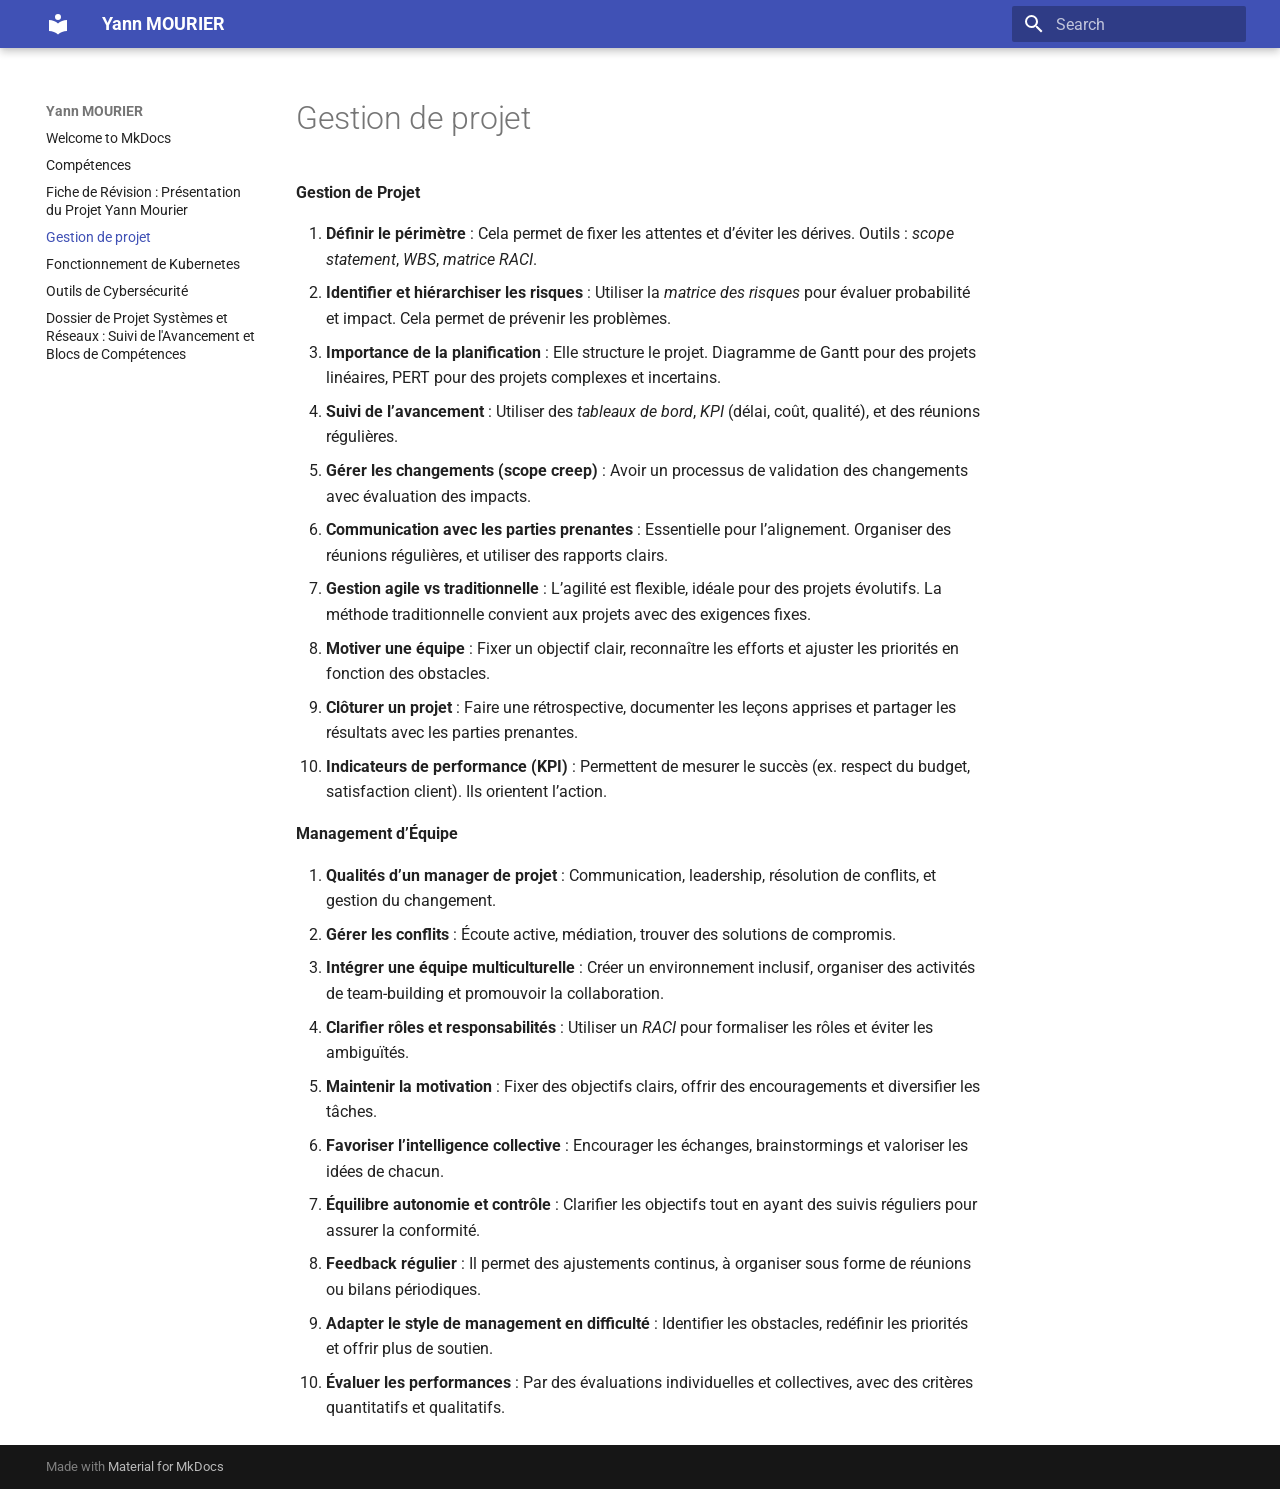
<file: gestion_de_projet/index.html>
<!doctype html>
<html lang="en" class="no-js">
  <head>
    
      <meta charset="utf-8">
      <meta name="viewport" content="width=device-width,initial-scale=1">
      
      
      
        <link rel="canonical" href="https://yannmourier.fr/gestion_de_projet/">
      
      
        <link rel="prev" href="../fiche_revision/">
      
      
        <link rel="next" href="../kubernetes/">
      
      
      <link rel="icon" href="../assets/images/favicon.png">
      <meta name="generator" content="mkdocs-1.6.1, mkdocs-material-9.5.49">
    
    
      
        <title>Gestion de projet - Yann MOURIER</title>
      
    
    
      <link rel="stylesheet" href="../assets/stylesheets/main.6f8fc17f.min.css">
      
      


    
    
      
    
    
      
        
        
        <link rel="preconnect" href="https://fonts.gstatic.com" crossorigin>
        <link rel="stylesheet" href="https://fonts.googleapis.com/css?family=Roboto:300,300i,400,400i,700,700i%7CRoboto+Mono:400,400i,700,700i&display=fallback">
        <style>:root{--md-text-font:"Roboto";--md-code-font:"Roboto Mono"}</style>
      
    
    
    <script>__md_scope=new URL("..",location),__md_hash=e=>[...e].reduce(((e,_)=>(e<<5)-e+_.charCodeAt(0)),0),__md_get=(e,_=localStorage,t=__md_scope)=>JSON.parse(_.getItem(t.pathname+"."+e)),__md_set=(e,_,t=localStorage,a=__md_scope)=>{try{t.setItem(a.pathname+"."+e,JSON.stringify(_))}catch(e){}}</script>
    
      

    
    
    
  </head>
  
  
    <body dir="ltr">
  
    
    <input class="md-toggle" data-md-toggle="drawer" type="checkbox" id="__drawer" autocomplete="off">
    <input class="md-toggle" data-md-toggle="search" type="checkbox" id="__search" autocomplete="off">
    <label class="md-overlay" for="__drawer"></label>
    <div data-md-component="skip">
      
    </div>
    <div data-md-component="announce">
      
    </div>
    
    
      

  

<header class="md-header md-header--shadow" data-md-component="header">
  <nav class="md-header__inner md-grid" aria-label="Header">
    <a href=".." title="Yann MOURIER" class="md-header__button md-logo" aria-label="Yann MOURIER" data-md-component="logo">
      
  
  <svg xmlns="http://www.w3.org/2000/svg" viewBox="0 0 24 24"><path d="M12 8a3 3 0 0 0 3-3 3 3 0 0 0-3-3 3 3 0 0 0-3 3 3 3 0 0 0 3 3m0 3.54C9.64 9.35 6.5 8 3 8v11c3.5 0 6.64 1.35 9 3.54 2.36-2.19 5.5-3.54 9-3.54V8c-3.5 0-6.64 1.35-9 3.54"/></svg>

    </a>
    <label class="md-header__button md-icon" for="__drawer">
      
      <svg xmlns="http://www.w3.org/2000/svg" viewBox="0 0 24 24"><path d="M3 6h18v2H3zm0 5h18v2H3zm0 5h18v2H3z"/></svg>
    </label>
    <div class="md-header__title" data-md-component="header-title">
      <div class="md-header__ellipsis">
        <div class="md-header__topic">
          <span class="md-ellipsis">
            Yann MOURIER
          </span>
        </div>
        <div class="md-header__topic" data-md-component="header-topic">
          <span class="md-ellipsis">
            
              Gestion de projet
            
          </span>
        </div>
      </div>
    </div>
    
    
      <script>var palette=__md_get("__palette");if(palette&&palette.color){if("(prefers-color-scheme)"===palette.color.media){var media=matchMedia("(prefers-color-scheme: light)"),input=document.querySelector(media.matches?"[data-md-color-media='(prefers-color-scheme: light)']":"[data-md-color-media='(prefers-color-scheme: dark)']");palette.color.media=input.getAttribute("data-md-color-media"),palette.color.scheme=input.getAttribute("data-md-color-scheme"),palette.color.primary=input.getAttribute("data-md-color-primary"),palette.color.accent=input.getAttribute("data-md-color-accent")}for(var[key,value]of Object.entries(palette.color))document.body.setAttribute("data-md-color-"+key,value)}</script>
    
    
    
      <label class="md-header__button md-icon" for="__search">
        
        <svg xmlns="http://www.w3.org/2000/svg" viewBox="0 0 24 24"><path d="M9.5 3A6.5 6.5 0 0 1 16 9.5c0 1.61-.59 3.09-1.56 4.23l.27.27h.79l5 5-1.5 1.5-5-5v-.79l-.27-.27A6.52 6.52 0 0 1 9.5 16 6.5 6.5 0 0 1 3 9.5 6.5 6.5 0 0 1 9.5 3m0 2C7 5 5 7 5 9.5S7 14 9.5 14 14 12 14 9.5 12 5 9.5 5"/></svg>
      </label>
      <div class="md-search" data-md-component="search" role="dialog">
  <label class="md-search__overlay" for="__search"></label>
  <div class="md-search__inner" role="search">
    <form class="md-search__form" name="search">
      <input type="text" class="md-search__input" name="query" aria-label="Search" placeholder="Search" autocapitalize="off" autocorrect="off" autocomplete="off" spellcheck="false" data-md-component="search-query" required>
      <label class="md-search__icon md-icon" for="__search">
        
        <svg xmlns="http://www.w3.org/2000/svg" viewBox="0 0 24 24"><path d="M9.5 3A6.5 6.5 0 0 1 16 9.5c0 1.61-.59 3.09-1.56 4.23l.27.27h.79l5 5-1.5 1.5-5-5v-.79l-.27-.27A6.52 6.52 0 0 1 9.5 16 6.5 6.5 0 0 1 3 9.5 6.5 6.5 0 0 1 9.5 3m0 2C7 5 5 7 5 9.5S7 14 9.5 14 14 12 14 9.5 12 5 9.5 5"/></svg>
        
        <svg xmlns="http://www.w3.org/2000/svg" viewBox="0 0 24 24"><path d="M20 11v2H8l5.5 5.5-1.42 1.42L4.16 12l7.92-7.92L13.5 5.5 8 11z"/></svg>
      </label>
      <nav class="md-search__options" aria-label="Search">
        
        <button type="reset" class="md-search__icon md-icon" title="Clear" aria-label="Clear" tabindex="-1">
          
          <svg xmlns="http://www.w3.org/2000/svg" viewBox="0 0 24 24"><path d="M19 6.41 17.59 5 12 10.59 6.41 5 5 6.41 10.59 12 5 17.59 6.41 19 12 13.41 17.59 19 19 17.59 13.41 12z"/></svg>
        </button>
      </nav>
      
    </form>
    <div class="md-search__output">
      <div class="md-search__scrollwrap" tabindex="0" data-md-scrollfix>
        <div class="md-search-result" data-md-component="search-result">
          <div class="md-search-result__meta">
            Initializing search
          </div>
          <ol class="md-search-result__list" role="presentation"></ol>
        </div>
      </div>
    </div>
  </div>
</div>
    
    
  </nav>
  
</header>
    
    <div class="md-container" data-md-component="container">
      
      
        
          
        
      
      <main class="md-main" data-md-component="main">
        <div class="md-main__inner md-grid">
          
            
              
              <div class="md-sidebar md-sidebar--primary" data-md-component="sidebar" data-md-type="navigation" >
                <div class="md-sidebar__scrollwrap">
                  <div class="md-sidebar__inner">
                    



<nav class="md-nav md-nav--primary" aria-label="Navigation" data-md-level="0">
  <label class="md-nav__title" for="__drawer">
    <a href=".." title="Yann MOURIER" class="md-nav__button md-logo" aria-label="Yann MOURIER" data-md-component="logo">
      
  
  <svg xmlns="http://www.w3.org/2000/svg" viewBox="0 0 24 24"><path d="M12 8a3 3 0 0 0 3-3 3 3 0 0 0-3-3 3 3 0 0 0-3 3 3 3 0 0 0 3 3m0 3.54C9.64 9.35 6.5 8 3 8v11c3.5 0 6.64 1.35 9 3.54 2.36-2.19 5.5-3.54 9-3.54V8c-3.5 0-6.64 1.35-9 3.54"/></svg>

    </a>
    Yann MOURIER
  </label>
  
  <ul class="md-nav__list" data-md-scrollfix>
    
      
      
  
  
  
  
    <li class="md-nav__item">
      <a href=".." class="md-nav__link">
        
  
  <span class="md-ellipsis">
    Welcome to MkDocs
  </span>
  

      </a>
    </li>
  

    
      
      
  
  
  
  
    <li class="md-nav__item">
      <a href="../Dossier%20Comp%C3%A9tences/" class="md-nav__link">
        
  
  <span class="md-ellipsis">
    Compétences
  </span>
  

      </a>
    </li>
  

    
      
      
  
  
  
  
    <li class="md-nav__item">
      <a href="../fiche_revision/" class="md-nav__link">
        
  
  <span class="md-ellipsis">
    Fiche de Révision : Présentation du Projet Yann Mourier
  </span>
  

      </a>
    </li>
  

    
      
      
  
  
    
  
  
  
    <li class="md-nav__item md-nav__item--active">
      
      <input class="md-nav__toggle md-toggle" type="checkbox" id="__toc">
      
      
      
      <a href="./" class="md-nav__link md-nav__link--active">
        
  
  <span class="md-ellipsis">
    Gestion de projet
  </span>
  

      </a>
      
    </li>
  

    
      
      
  
  
  
  
    <li class="md-nav__item">
      <a href="../kubernetes/" class="md-nav__link">
        
  
  <span class="md-ellipsis">
    Fonctionnement de Kubernetes
  </span>
  

      </a>
    </li>
  

    
      
      
  
  
  
  
    <li class="md-nav__item">
      <a href="../liens/" class="md-nav__link">
        
  
  <span class="md-ellipsis">
    Outils de Cybersécurité
  </span>
  

      </a>
    </li>
  

    
      
      
  
  
  
  
    <li class="md-nav__item">
      <a href="../steps_project/" class="md-nav__link">
        
  
  <span class="md-ellipsis">
    Dossier de Projet Systèmes et Réseaux : Suivi de l'Avancement et Blocs de Compétences
  </span>
  

      </a>
    </li>
  

    
  </ul>
</nav>
                  </div>
                </div>
              </div>
            
            
              
              <div class="md-sidebar md-sidebar--secondary" data-md-component="sidebar" data-md-type="toc" >
                <div class="md-sidebar__scrollwrap">
                  <div class="md-sidebar__inner">
                    

<nav class="md-nav md-nav--secondary" aria-label="Table of contents">
  
  
  
  
</nav>
                  </div>
                </div>
              </div>
            
          
          
            <div class="md-content" data-md-component="content">
              <article class="md-content__inner md-typeset">
                
                  


  <h1>Gestion de projet</h1>

<p><strong>Gestion de Projet</strong></p>
<ol>
<li><strong>Définir le périmètre</strong> : Cela permet de fixer les attentes et d’éviter les dérives. Outils : <em>scope statement</em>, <em>WBS</em>, <em>matrice RACI</em>.</li>
<li><strong>Identifier et hiérarchiser les risques</strong> : Utiliser la <em>matrice des risques</em> pour évaluer probabilité et impact. Cela permet de prévenir les problèmes.</li>
<li><strong>Importance de la planification</strong> : Elle structure le projet. Diagramme de Gantt pour des projets linéaires, PERT pour des projets complexes et incertains.</li>
<li><strong>Suivi de l’avancement</strong> : Utiliser des <em>tableaux de bord</em>, <em>KPI</em> (délai, coût, qualité), et des réunions régulières.</li>
<li><strong>Gérer les changements (scope creep)</strong> : Avoir un processus de validation des changements avec évaluation des impacts.</li>
<li><strong>Communication avec les parties prenantes</strong> : Essentielle pour l’alignement. Organiser des réunions régulières, et utiliser des rapports clairs.</li>
<li><strong>Gestion agile vs traditionnelle</strong> : L’agilité est flexible, idéale pour des projets évolutifs. La méthode traditionnelle convient aux projets avec des exigences fixes.</li>
<li><strong>Motiver une équipe</strong> : Fixer un objectif clair, reconnaître les efforts et ajuster les priorités en fonction des obstacles.</li>
<li><strong>Clôturer un projet</strong> : Faire une rétrospective, documenter les leçons apprises et partager les résultats avec les parties prenantes.</li>
<li><strong>Indicateurs de performance (KPI)</strong> : Permettent de mesurer le succès (ex. respect du budget, satisfaction client). Ils orientent l’action.</li>
</ol>
<p><strong>Management d’Équipe</strong></p>
<ol>
<li><strong>Qualités d’un manager de projet</strong> : Communication, leadership, résolution de conflits, et gestion du changement.</li>
<li><strong>Gérer les conflits</strong> : Écoute active, médiation, trouver des solutions de compromis.</li>
<li><strong>Intégrer une équipe multiculturelle</strong> : Créer un environnement inclusif, organiser des activités de team-building et promouvoir la collaboration.</li>
<li><strong>Clarifier rôles et responsabilités</strong> : Utiliser un <em>RACI</em> pour formaliser les rôles et éviter les ambiguïtés.</li>
<li><strong>Maintenir la motivation</strong> : Fixer des objectifs clairs, offrir des encouragements et diversifier les tâches.</li>
<li><strong>Favoriser l’intelligence collective</strong> : Encourager les échanges, brainstormings et valoriser les idées de chacun.</li>
<li><strong>Équilibre autonomie et contrôle</strong> : Clarifier les objectifs tout en ayant des suivis réguliers pour assurer la conformité.</li>
<li><strong>Feedback régulier</strong> : Il permet des ajustements continus, à organiser sous forme de réunions ou bilans périodiques.</li>
<li><strong>Adapter le style de management en difficulté</strong> : Identifier les obstacles, redéfinir les priorités et offrir plus de soutien.</li>
<li><strong>Évaluer les performances</strong> : Par des évaluations individuelles et collectives, avec des critères quantitatifs et qualitatifs.</li>
</ol>












                
              </article>
            </div>
          
          
<script>var target=document.getElementById(location.hash.slice(1));target&&target.name&&(target.checked=target.name.startsWith("__tabbed_"))</script>
        </div>
        
      </main>
      
        <footer class="md-footer">
  
  <div class="md-footer-meta md-typeset">
    <div class="md-footer-meta__inner md-grid">
      <div class="md-copyright">
  
  
    Made with
    <a href="https://squidfunk.github.io/mkdocs-material/" target="_blank" rel="noopener">
      Material for MkDocs
    </a>
  
</div>
      
    </div>
  </div>
</footer>
      
    </div>
    <div class="md-dialog" data-md-component="dialog">
      <div class="md-dialog__inner md-typeset"></div>
    </div>
    
    
    <script id="__config" type="application/json">{"base": "..", "features": [], "search": "../assets/javascripts/workers/search.6ce7567c.min.js", "translations": {"clipboard.copied": "Copied to clipboard", "clipboard.copy": "Copy to clipboard", "search.result.more.one": "1 more on this page", "search.result.more.other": "# more on this page", "search.result.none": "No matching documents", "search.result.one": "1 matching document", "search.result.other": "# matching documents", "search.result.placeholder": "Type to start searching", "search.result.term.missing": "Missing", "select.version": "Select version"}}</script>
    
    
      <script src="../assets/javascripts/bundle.88dd0f4e.min.js"></script>
      
    
  </body>
</html>
</file>
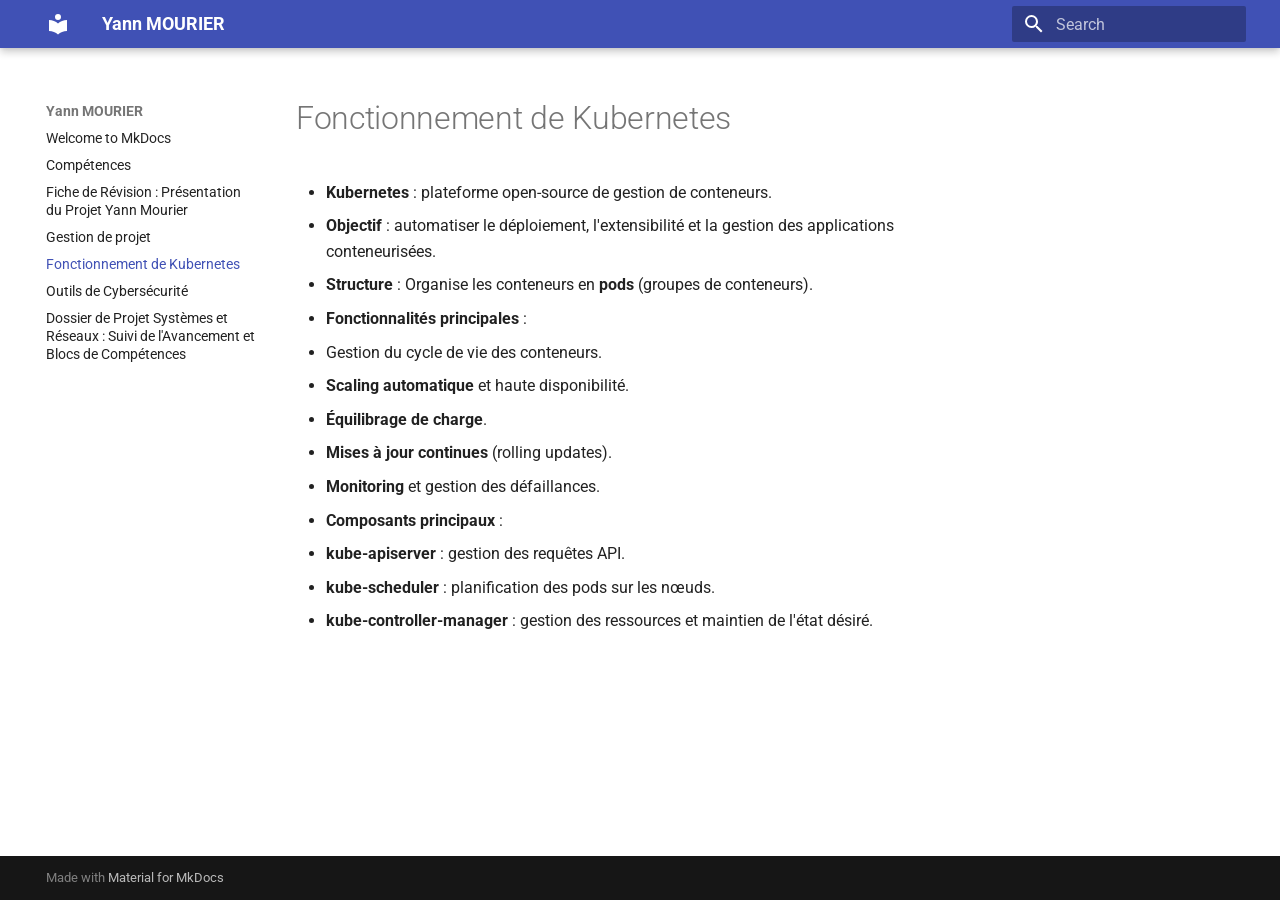
<file: kubernetes/index.html>
<!doctype html>
<html lang="en" class="no-js">
  <head>
    
      <meta charset="utf-8">
      <meta name="viewport" content="width=device-width,initial-scale=1">
      
      
      
        <link rel="canonical" href="https://yannmourier.fr/kubernetes/">
      
      
        <link rel="prev" href="../gestion_de_projet/">
      
      
        <link rel="next" href="../liens/">
      
      
      <link rel="icon" href="../assets/images/favicon.png">
      <meta name="generator" content="mkdocs-1.6.1, mkdocs-material-9.5.49">
    
    
      
        <title>Fonctionnement de Kubernetes - Yann MOURIER</title>
      
    
    
      <link rel="stylesheet" href="../assets/stylesheets/main.6f8fc17f.min.css">
      
      


    
    
      
    
    
      
        
        
        <link rel="preconnect" href="https://fonts.gstatic.com" crossorigin>
        <link rel="stylesheet" href="https://fonts.googleapis.com/css?family=Roboto:300,300i,400,400i,700,700i%7CRoboto+Mono:400,400i,700,700i&display=fallback">
        <style>:root{--md-text-font:"Roboto";--md-code-font:"Roboto Mono"}</style>
      
    
    
    <script>__md_scope=new URL("..",location),__md_hash=e=>[...e].reduce(((e,_)=>(e<<5)-e+_.charCodeAt(0)),0),__md_get=(e,_=localStorage,t=__md_scope)=>JSON.parse(_.getItem(t.pathname+"."+e)),__md_set=(e,_,t=localStorage,a=__md_scope)=>{try{t.setItem(a.pathname+"."+e,JSON.stringify(_))}catch(e){}}</script>
    
      

    
    
    
  </head>
  
  
    <body dir="ltr">
  
    
    <input class="md-toggle" data-md-toggle="drawer" type="checkbox" id="__drawer" autocomplete="off">
    <input class="md-toggle" data-md-toggle="search" type="checkbox" id="__search" autocomplete="off">
    <label class="md-overlay" for="__drawer"></label>
    <div data-md-component="skip">
      
        
        <a href="#fonctionnement-de-kubernetes" class="md-skip">
          Skip to content
        </a>
      
    </div>
    <div data-md-component="announce">
      
    </div>
    
    
      

  

<header class="md-header md-header--shadow" data-md-component="header">
  <nav class="md-header__inner md-grid" aria-label="Header">
    <a href=".." title="Yann MOURIER" class="md-header__button md-logo" aria-label="Yann MOURIER" data-md-component="logo">
      
  
  <svg xmlns="http://www.w3.org/2000/svg" viewBox="0 0 24 24"><path d="M12 8a3 3 0 0 0 3-3 3 3 0 0 0-3-3 3 3 0 0 0-3 3 3 3 0 0 0 3 3m0 3.54C9.64 9.35 6.5 8 3 8v11c3.5 0 6.64 1.35 9 3.54 2.36-2.19 5.5-3.54 9-3.54V8c-3.5 0-6.64 1.35-9 3.54"/></svg>

    </a>
    <label class="md-header__button md-icon" for="__drawer">
      
      <svg xmlns="http://www.w3.org/2000/svg" viewBox="0 0 24 24"><path d="M3 6h18v2H3zm0 5h18v2H3zm0 5h18v2H3z"/></svg>
    </label>
    <div class="md-header__title" data-md-component="header-title">
      <div class="md-header__ellipsis">
        <div class="md-header__topic">
          <span class="md-ellipsis">
            Yann MOURIER
          </span>
        </div>
        <div class="md-header__topic" data-md-component="header-topic">
          <span class="md-ellipsis">
            
              Fonctionnement de Kubernetes
            
          </span>
        </div>
      </div>
    </div>
    
    
      <script>var palette=__md_get("__palette");if(palette&&palette.color){if("(prefers-color-scheme)"===palette.color.media){var media=matchMedia("(prefers-color-scheme: light)"),input=document.querySelector(media.matches?"[data-md-color-media='(prefers-color-scheme: light)']":"[data-md-color-media='(prefers-color-scheme: dark)']");palette.color.media=input.getAttribute("data-md-color-media"),palette.color.scheme=input.getAttribute("data-md-color-scheme"),palette.color.primary=input.getAttribute("data-md-color-primary"),palette.color.accent=input.getAttribute("data-md-color-accent")}for(var[key,value]of Object.entries(palette.color))document.body.setAttribute("data-md-color-"+key,value)}</script>
    
    
    
      <label class="md-header__button md-icon" for="__search">
        
        <svg xmlns="http://www.w3.org/2000/svg" viewBox="0 0 24 24"><path d="M9.5 3A6.5 6.5 0 0 1 16 9.5c0 1.61-.59 3.09-1.56 4.23l.27.27h.79l5 5-1.5 1.5-5-5v-.79l-.27-.27A6.52 6.52 0 0 1 9.5 16 6.5 6.5 0 0 1 3 9.5 6.5 6.5 0 0 1 9.5 3m0 2C7 5 5 7 5 9.5S7 14 9.5 14 14 12 14 9.5 12 5 9.5 5"/></svg>
      </label>
      <div class="md-search" data-md-component="search" role="dialog">
  <label class="md-search__overlay" for="__search"></label>
  <div class="md-search__inner" role="search">
    <form class="md-search__form" name="search">
      <input type="text" class="md-search__input" name="query" aria-label="Search" placeholder="Search" autocapitalize="off" autocorrect="off" autocomplete="off" spellcheck="false" data-md-component="search-query" required>
      <label class="md-search__icon md-icon" for="__search">
        
        <svg xmlns="http://www.w3.org/2000/svg" viewBox="0 0 24 24"><path d="M9.5 3A6.5 6.5 0 0 1 16 9.5c0 1.61-.59 3.09-1.56 4.23l.27.27h.79l5 5-1.5 1.5-5-5v-.79l-.27-.27A6.52 6.52 0 0 1 9.5 16 6.5 6.5 0 0 1 3 9.5 6.5 6.5 0 0 1 9.5 3m0 2C7 5 5 7 5 9.5S7 14 9.5 14 14 12 14 9.5 12 5 9.5 5"/></svg>
        
        <svg xmlns="http://www.w3.org/2000/svg" viewBox="0 0 24 24"><path d="M20 11v2H8l5.5 5.5-1.42 1.42L4.16 12l7.92-7.92L13.5 5.5 8 11z"/></svg>
      </label>
      <nav class="md-search__options" aria-label="Search">
        
        <button type="reset" class="md-search__icon md-icon" title="Clear" aria-label="Clear" tabindex="-1">
          
          <svg xmlns="http://www.w3.org/2000/svg" viewBox="0 0 24 24"><path d="M19 6.41 17.59 5 12 10.59 6.41 5 5 6.41 10.59 12 5 17.59 6.41 19 12 13.41 17.59 19 19 17.59 13.41 12z"/></svg>
        </button>
      </nav>
      
    </form>
    <div class="md-search__output">
      <div class="md-search__scrollwrap" tabindex="0" data-md-scrollfix>
        <div class="md-search-result" data-md-component="search-result">
          <div class="md-search-result__meta">
            Initializing search
          </div>
          <ol class="md-search-result__list" role="presentation"></ol>
        </div>
      </div>
    </div>
  </div>
</div>
    
    
  </nav>
  
</header>
    
    <div class="md-container" data-md-component="container">
      
      
        
          
        
      
      <main class="md-main" data-md-component="main">
        <div class="md-main__inner md-grid">
          
            
              
              <div class="md-sidebar md-sidebar--primary" data-md-component="sidebar" data-md-type="navigation" >
                <div class="md-sidebar__scrollwrap">
                  <div class="md-sidebar__inner">
                    



<nav class="md-nav md-nav--primary" aria-label="Navigation" data-md-level="0">
  <label class="md-nav__title" for="__drawer">
    <a href=".." title="Yann MOURIER" class="md-nav__button md-logo" aria-label="Yann MOURIER" data-md-component="logo">
      
  
  <svg xmlns="http://www.w3.org/2000/svg" viewBox="0 0 24 24"><path d="M12 8a3 3 0 0 0 3-3 3 3 0 0 0-3-3 3 3 0 0 0-3 3 3 3 0 0 0 3 3m0 3.54C9.64 9.35 6.5 8 3 8v11c3.5 0 6.64 1.35 9 3.54 2.36-2.19 5.5-3.54 9-3.54V8c-3.5 0-6.64 1.35-9 3.54"/></svg>

    </a>
    Yann MOURIER
  </label>
  
  <ul class="md-nav__list" data-md-scrollfix>
    
      
      
  
  
  
  
    <li class="md-nav__item">
      <a href=".." class="md-nav__link">
        
  
  <span class="md-ellipsis">
    Welcome to MkDocs
  </span>
  

      </a>
    </li>
  

    
      
      
  
  
  
  
    <li class="md-nav__item">
      <a href="../Dossier%20Comp%C3%A9tences/" class="md-nav__link">
        
  
  <span class="md-ellipsis">
    Compétences
  </span>
  

      </a>
    </li>
  

    
      
      
  
  
  
  
    <li class="md-nav__item">
      <a href="../fiche_revision/" class="md-nav__link">
        
  
  <span class="md-ellipsis">
    Fiche de Révision : Présentation du Projet Yann Mourier
  </span>
  

      </a>
    </li>
  

    
      
      
  
  
  
  
    <li class="md-nav__item">
      <a href="../gestion_de_projet/" class="md-nav__link">
        
  
  <span class="md-ellipsis">
    Gestion de projet
  </span>
  

      </a>
    </li>
  

    
      
      
  
  
    
  
  
  
    <li class="md-nav__item md-nav__item--active">
      
      <input class="md-nav__toggle md-toggle" type="checkbox" id="__toc">
      
      
        
      
      
      <a href="./" class="md-nav__link md-nav__link--active">
        
  
  <span class="md-ellipsis">
    Fonctionnement de Kubernetes
  </span>
  

      </a>
      
    </li>
  

    
      
      
  
  
  
  
    <li class="md-nav__item">
      <a href="../liens/" class="md-nav__link">
        
  
  <span class="md-ellipsis">
    Outils de Cybersécurité
  </span>
  

      </a>
    </li>
  

    
      
      
  
  
  
  
    <li class="md-nav__item">
      <a href="../steps_project/" class="md-nav__link">
        
  
  <span class="md-ellipsis">
    Dossier de Projet Systèmes et Réseaux : Suivi de l'Avancement et Blocs de Compétences
  </span>
  

      </a>
    </li>
  

    
  </ul>
</nav>
                  </div>
                </div>
              </div>
            
            
              
              <div class="md-sidebar md-sidebar--secondary" data-md-component="sidebar" data-md-type="toc" >
                <div class="md-sidebar__scrollwrap">
                  <div class="md-sidebar__inner">
                    

<nav class="md-nav md-nav--secondary" aria-label="Table of contents">
  
  
  
    
  
  
</nav>
                  </div>
                </div>
              </div>
            
          
          
            <div class="md-content" data-md-component="content">
              <article class="md-content__inner md-typeset">
                
                  


<h1 id="fonctionnement-de-kubernetes">Fonctionnement de Kubernetes</h1>
<ul>
<li><strong>Kubernetes</strong> : plateforme open-source de gestion de conteneurs.</li>
<li><strong>Objectif</strong> : automatiser le déploiement, l'extensibilité et la gestion des applications conteneurisées.</li>
<li><strong>Structure</strong> : Organise les conteneurs en <strong>pods</strong> (groupes de conteneurs).</li>
<li><strong>Fonctionnalités principales</strong> :</li>
<li>Gestion du cycle de vie des conteneurs.</li>
<li><strong>Scaling automatique</strong> et haute disponibilité.</li>
<li><strong>Équilibrage de charge</strong>.</li>
<li><strong>Mises à jour continues</strong> (rolling updates).</li>
<li><strong>Monitoring</strong> et gestion des défaillances.</li>
<li><strong>Composants principaux</strong> :</li>
<li><strong>kube-apiserver</strong> : gestion des requêtes API.</li>
<li><strong>kube-scheduler</strong> : planification des pods sur les nœuds.</li>
<li><strong>kube-controller-manager</strong> : gestion des ressources et maintien de l'état désiré.</li>
</ul>












                
              </article>
            </div>
          
          
<script>var target=document.getElementById(location.hash.slice(1));target&&target.name&&(target.checked=target.name.startsWith("__tabbed_"))</script>
        </div>
        
      </main>
      
        <footer class="md-footer">
  
  <div class="md-footer-meta md-typeset">
    <div class="md-footer-meta__inner md-grid">
      <div class="md-copyright">
  
  
    Made with
    <a href="https://squidfunk.github.io/mkdocs-material/" target="_blank" rel="noopener">
      Material for MkDocs
    </a>
  
</div>
      
    </div>
  </div>
</footer>
      
    </div>
    <div class="md-dialog" data-md-component="dialog">
      <div class="md-dialog__inner md-typeset"></div>
    </div>
    
    
    <script id="__config" type="application/json">{"base": "..", "features": [], "search": "../assets/javascripts/workers/search.6ce7567c.min.js", "translations": {"clipboard.copied": "Copied to clipboard", "clipboard.copy": "Copy to clipboard", "search.result.more.one": "1 more on this page", "search.result.more.other": "# more on this page", "search.result.none": "No matching documents", "search.result.one": "1 matching document", "search.result.other": "# matching documents", "search.result.placeholder": "Type to start searching", "search.result.term.missing": "Missing", "select.version": "Select version"}}</script>
    
    
      <script src="../assets/javascripts/bundle.88dd0f4e.min.js"></script>
      
    
  </body>
</html>
</file>
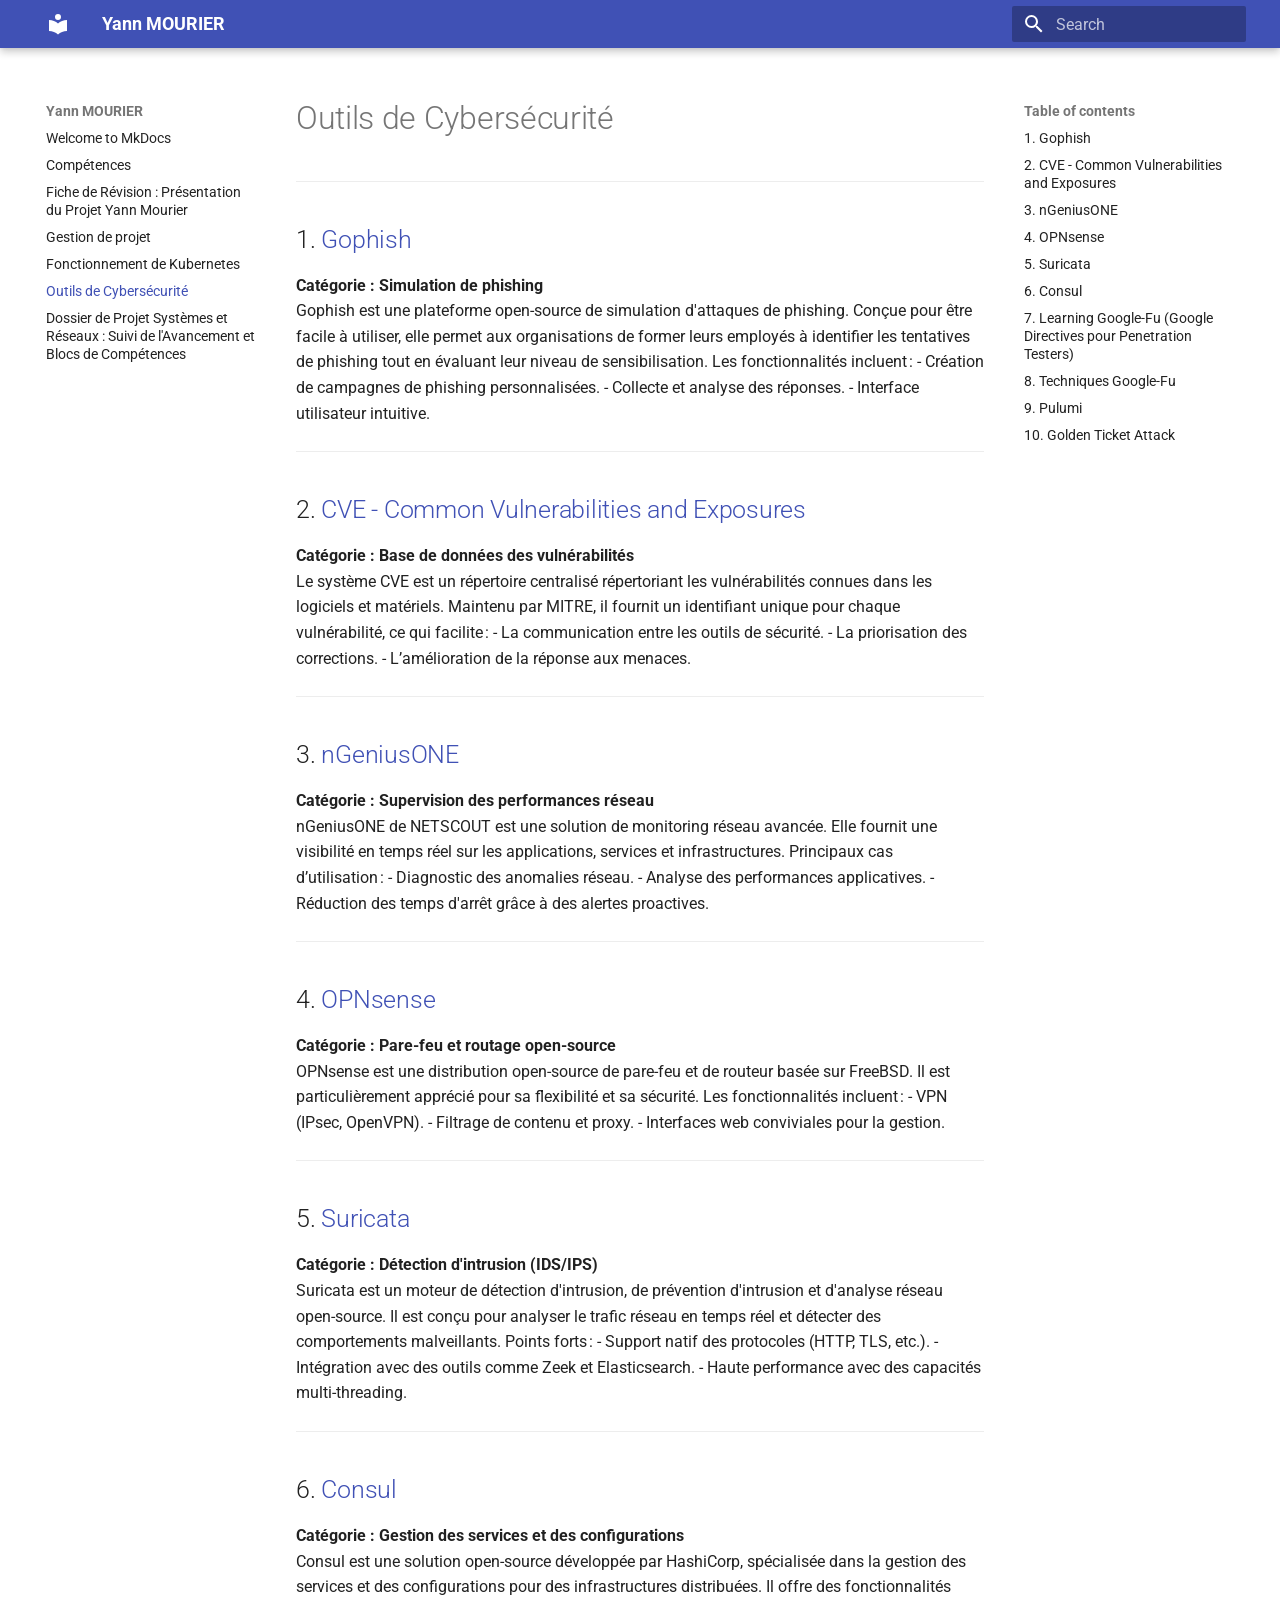
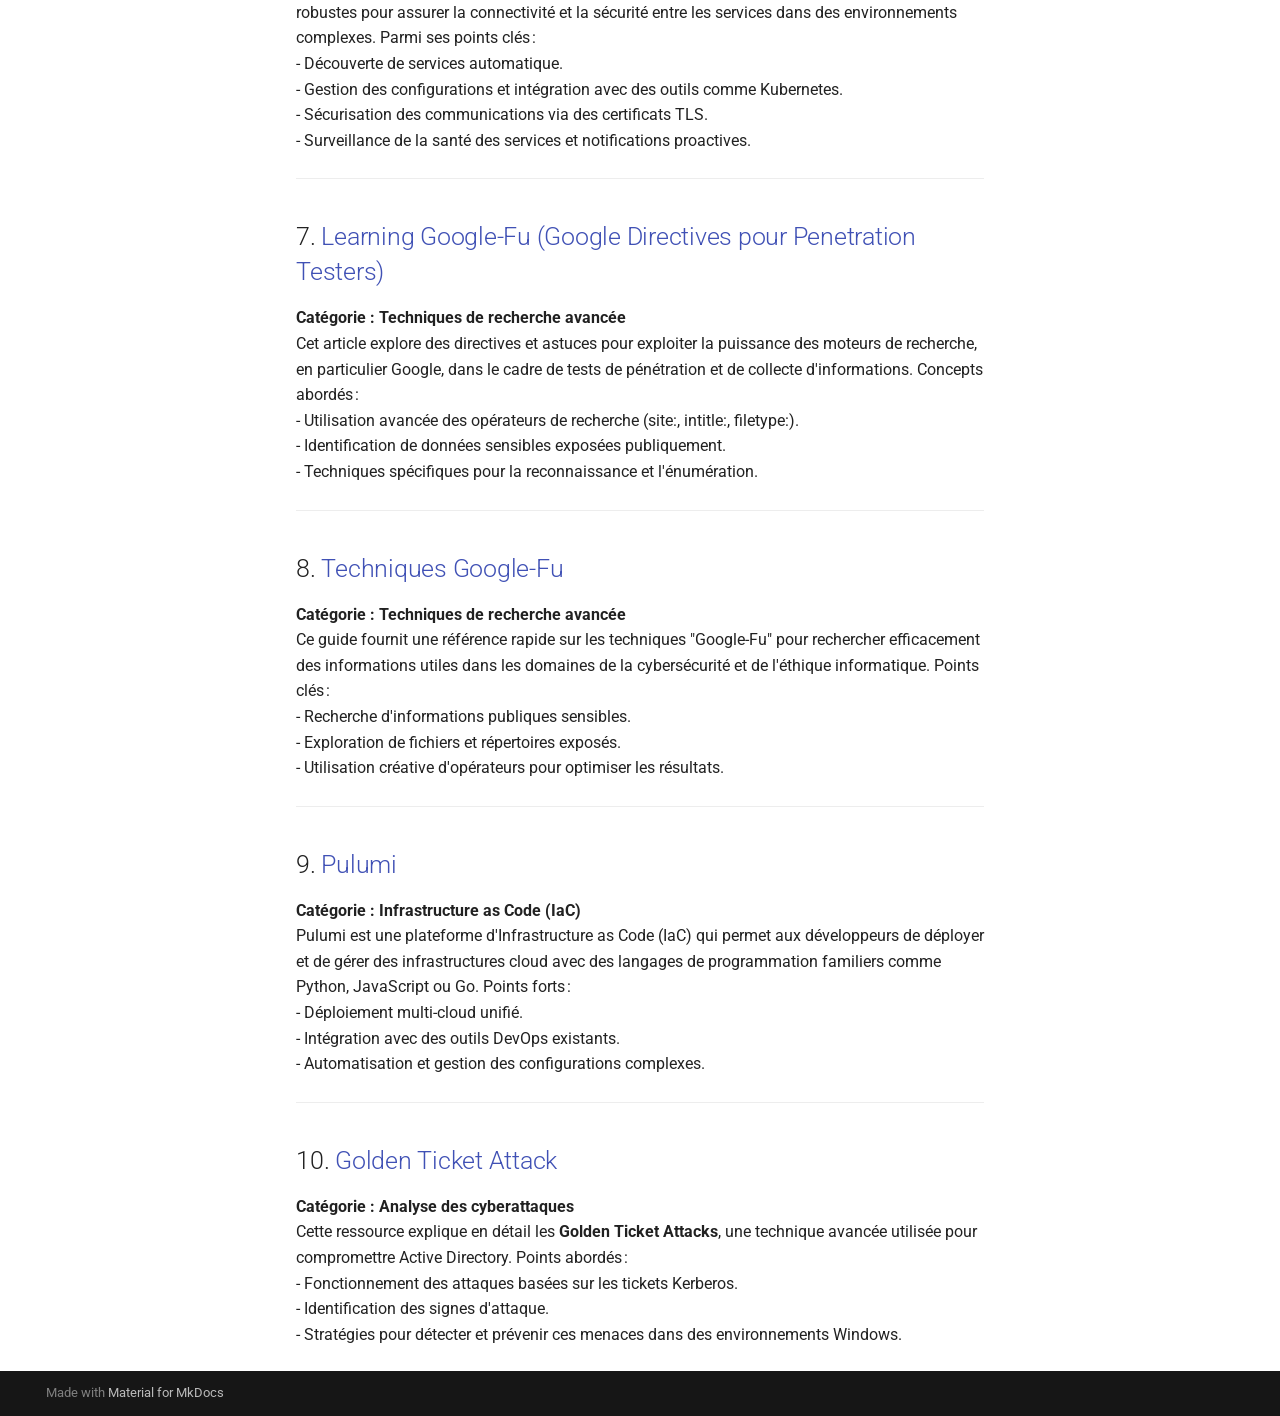
<file: liens/index.html>
<!doctype html>
<html lang="en" class="no-js">
  <head>
    
      <meta charset="utf-8">
      <meta name="viewport" content="width=device-width,initial-scale=1">
      
      
      
        <link rel="canonical" href="https://yannmourier.fr/liens/">
      
      
        <link rel="prev" href="../kubernetes/">
      
      
        <link rel="next" href="../steps_project/">
      
      
      <link rel="icon" href="../assets/images/favicon.png">
      <meta name="generator" content="mkdocs-1.6.1, mkdocs-material-9.5.49">
    
    
      
        <title>Outils de Cybersécurité - Yann MOURIER</title>
      
    
    
      <link rel="stylesheet" href="../assets/stylesheets/main.6f8fc17f.min.css">
      
      


    
    
      
    
    
      
        
        
        <link rel="preconnect" href="https://fonts.gstatic.com" crossorigin>
        <link rel="stylesheet" href="https://fonts.googleapis.com/css?family=Roboto:300,300i,400,400i,700,700i%7CRoboto+Mono:400,400i,700,700i&display=fallback">
        <style>:root{--md-text-font:"Roboto";--md-code-font:"Roboto Mono"}</style>
      
    
    
    <script>__md_scope=new URL("..",location),__md_hash=e=>[...e].reduce(((e,_)=>(e<<5)-e+_.charCodeAt(0)),0),__md_get=(e,_=localStorage,t=__md_scope)=>JSON.parse(_.getItem(t.pathname+"."+e)),__md_set=(e,_,t=localStorage,a=__md_scope)=>{try{t.setItem(a.pathname+"."+e,JSON.stringify(_))}catch(e){}}</script>
    
      

    
    
    
  </head>
  
  
    <body dir="ltr">
  
    
    <input class="md-toggle" data-md-toggle="drawer" type="checkbox" id="__drawer" autocomplete="off">
    <input class="md-toggle" data-md-toggle="search" type="checkbox" id="__search" autocomplete="off">
    <label class="md-overlay" for="__drawer"></label>
    <div data-md-component="skip">
      
        
        <a href="#outils-de-cybersecurite" class="md-skip">
          Skip to content
        </a>
      
    </div>
    <div data-md-component="announce">
      
    </div>
    
    
      

  

<header class="md-header md-header--shadow" data-md-component="header">
  <nav class="md-header__inner md-grid" aria-label="Header">
    <a href=".." title="Yann MOURIER" class="md-header__button md-logo" aria-label="Yann MOURIER" data-md-component="logo">
      
  
  <svg xmlns="http://www.w3.org/2000/svg" viewBox="0 0 24 24"><path d="M12 8a3 3 0 0 0 3-3 3 3 0 0 0-3-3 3 3 0 0 0-3 3 3 3 0 0 0 3 3m0 3.54C9.64 9.35 6.5 8 3 8v11c3.5 0 6.64 1.35 9 3.54 2.36-2.19 5.5-3.54 9-3.54V8c-3.5 0-6.64 1.35-9 3.54"/></svg>

    </a>
    <label class="md-header__button md-icon" for="__drawer">
      
      <svg xmlns="http://www.w3.org/2000/svg" viewBox="0 0 24 24"><path d="M3 6h18v2H3zm0 5h18v2H3zm0 5h18v2H3z"/></svg>
    </label>
    <div class="md-header__title" data-md-component="header-title">
      <div class="md-header__ellipsis">
        <div class="md-header__topic">
          <span class="md-ellipsis">
            Yann MOURIER
          </span>
        </div>
        <div class="md-header__topic" data-md-component="header-topic">
          <span class="md-ellipsis">
            
              Outils de Cybersécurité
            
          </span>
        </div>
      </div>
    </div>
    
    
      <script>var palette=__md_get("__palette");if(palette&&palette.color){if("(prefers-color-scheme)"===palette.color.media){var media=matchMedia("(prefers-color-scheme: light)"),input=document.querySelector(media.matches?"[data-md-color-media='(prefers-color-scheme: light)']":"[data-md-color-media='(prefers-color-scheme: dark)']");palette.color.media=input.getAttribute("data-md-color-media"),palette.color.scheme=input.getAttribute("data-md-color-scheme"),palette.color.primary=input.getAttribute("data-md-color-primary"),palette.color.accent=input.getAttribute("data-md-color-accent")}for(var[key,value]of Object.entries(palette.color))document.body.setAttribute("data-md-color-"+key,value)}</script>
    
    
    
      <label class="md-header__button md-icon" for="__search">
        
        <svg xmlns="http://www.w3.org/2000/svg" viewBox="0 0 24 24"><path d="M9.5 3A6.5 6.5 0 0 1 16 9.5c0 1.61-.59 3.09-1.56 4.23l.27.27h.79l5 5-1.5 1.5-5-5v-.79l-.27-.27A6.52 6.52 0 0 1 9.5 16 6.5 6.5 0 0 1 3 9.5 6.5 6.5 0 0 1 9.5 3m0 2C7 5 5 7 5 9.5S7 14 9.5 14 14 12 14 9.5 12 5 9.5 5"/></svg>
      </label>
      <div class="md-search" data-md-component="search" role="dialog">
  <label class="md-search__overlay" for="__search"></label>
  <div class="md-search__inner" role="search">
    <form class="md-search__form" name="search">
      <input type="text" class="md-search__input" name="query" aria-label="Search" placeholder="Search" autocapitalize="off" autocorrect="off" autocomplete="off" spellcheck="false" data-md-component="search-query" required>
      <label class="md-search__icon md-icon" for="__search">
        
        <svg xmlns="http://www.w3.org/2000/svg" viewBox="0 0 24 24"><path d="M9.5 3A6.5 6.5 0 0 1 16 9.5c0 1.61-.59 3.09-1.56 4.23l.27.27h.79l5 5-1.5 1.5-5-5v-.79l-.27-.27A6.52 6.52 0 0 1 9.5 16 6.5 6.5 0 0 1 3 9.5 6.5 6.5 0 0 1 9.5 3m0 2C7 5 5 7 5 9.5S7 14 9.5 14 14 12 14 9.5 12 5 9.5 5"/></svg>
        
        <svg xmlns="http://www.w3.org/2000/svg" viewBox="0 0 24 24"><path d="M20 11v2H8l5.5 5.5-1.42 1.42L4.16 12l7.92-7.92L13.5 5.5 8 11z"/></svg>
      </label>
      <nav class="md-search__options" aria-label="Search">
        
        <button type="reset" class="md-search__icon md-icon" title="Clear" aria-label="Clear" tabindex="-1">
          
          <svg xmlns="http://www.w3.org/2000/svg" viewBox="0 0 24 24"><path d="M19 6.41 17.59 5 12 10.59 6.41 5 5 6.41 10.59 12 5 17.59 6.41 19 12 13.41 17.59 19 19 17.59 13.41 12z"/></svg>
        </button>
      </nav>
      
    </form>
    <div class="md-search__output">
      <div class="md-search__scrollwrap" tabindex="0" data-md-scrollfix>
        <div class="md-search-result" data-md-component="search-result">
          <div class="md-search-result__meta">
            Initializing search
          </div>
          <ol class="md-search-result__list" role="presentation"></ol>
        </div>
      </div>
    </div>
  </div>
</div>
    
    
  </nav>
  
</header>
    
    <div class="md-container" data-md-component="container">
      
      
        
          
        
      
      <main class="md-main" data-md-component="main">
        <div class="md-main__inner md-grid">
          
            
              
              <div class="md-sidebar md-sidebar--primary" data-md-component="sidebar" data-md-type="navigation" >
                <div class="md-sidebar__scrollwrap">
                  <div class="md-sidebar__inner">
                    



<nav class="md-nav md-nav--primary" aria-label="Navigation" data-md-level="0">
  <label class="md-nav__title" for="__drawer">
    <a href=".." title="Yann MOURIER" class="md-nav__button md-logo" aria-label="Yann MOURIER" data-md-component="logo">
      
  
  <svg xmlns="http://www.w3.org/2000/svg" viewBox="0 0 24 24"><path d="M12 8a3 3 0 0 0 3-3 3 3 0 0 0-3-3 3 3 0 0 0-3 3 3 3 0 0 0 3 3m0 3.54C9.64 9.35 6.5 8 3 8v11c3.5 0 6.64 1.35 9 3.54 2.36-2.19 5.5-3.54 9-3.54V8c-3.5 0-6.64 1.35-9 3.54"/></svg>

    </a>
    Yann MOURIER
  </label>
  
  <ul class="md-nav__list" data-md-scrollfix>
    
      
      
  
  
  
  
    <li class="md-nav__item">
      <a href=".." class="md-nav__link">
        
  
  <span class="md-ellipsis">
    Welcome to MkDocs
  </span>
  

      </a>
    </li>
  

    
      
      
  
  
  
  
    <li class="md-nav__item">
      <a href="../Dossier%20Comp%C3%A9tences/" class="md-nav__link">
        
  
  <span class="md-ellipsis">
    Compétences
  </span>
  

      </a>
    </li>
  

    
      
      
  
  
  
  
    <li class="md-nav__item">
      <a href="../fiche_revision/" class="md-nav__link">
        
  
  <span class="md-ellipsis">
    Fiche de Révision : Présentation du Projet Yann Mourier
  </span>
  

      </a>
    </li>
  

    
      
      
  
  
  
  
    <li class="md-nav__item">
      <a href="../gestion_de_projet/" class="md-nav__link">
        
  
  <span class="md-ellipsis">
    Gestion de projet
  </span>
  

      </a>
    </li>
  

    
      
      
  
  
  
  
    <li class="md-nav__item">
      <a href="../kubernetes/" class="md-nav__link">
        
  
  <span class="md-ellipsis">
    Fonctionnement de Kubernetes
  </span>
  

      </a>
    </li>
  

    
      
      
  
  
    
  
  
  
    <li class="md-nav__item md-nav__item--active">
      
      <input class="md-nav__toggle md-toggle" type="checkbox" id="__toc">
      
      
        
      
      
        <label class="md-nav__link md-nav__link--active" for="__toc">
          
  
  <span class="md-ellipsis">
    Outils de Cybersécurité
  </span>
  

          <span class="md-nav__icon md-icon"></span>
        </label>
      
      <a href="./" class="md-nav__link md-nav__link--active">
        
  
  <span class="md-ellipsis">
    Outils de Cybersécurité
  </span>
  

      </a>
      
        

<nav class="md-nav md-nav--secondary" aria-label="Table of contents">
  
  
  
    
  
  
    <label class="md-nav__title" for="__toc">
      <span class="md-nav__icon md-icon"></span>
      Table of contents
    </label>
    <ul class="md-nav__list" data-md-component="toc" data-md-scrollfix>
      
        <li class="md-nav__item">
  <a href="#1-gophish" class="md-nav__link">
    <span class="md-ellipsis">
      1. Gophish
    </span>
  </a>
  
</li>
      
        <li class="md-nav__item">
  <a href="#2-cve-common-vulnerabilities-and-exposures" class="md-nav__link">
    <span class="md-ellipsis">
      2. CVE - Common Vulnerabilities and Exposures
    </span>
  </a>
  
</li>
      
        <li class="md-nav__item">
  <a href="#3-ngeniusone" class="md-nav__link">
    <span class="md-ellipsis">
      3. nGeniusONE
    </span>
  </a>
  
</li>
      
        <li class="md-nav__item">
  <a href="#4-opnsense" class="md-nav__link">
    <span class="md-ellipsis">
      4. OPNsense
    </span>
  </a>
  
</li>
      
        <li class="md-nav__item">
  <a href="#5-suricata" class="md-nav__link">
    <span class="md-ellipsis">
      5. Suricata
    </span>
  </a>
  
</li>
      
        <li class="md-nav__item">
  <a href="#6-consul" class="md-nav__link">
    <span class="md-ellipsis">
      6. Consul
    </span>
  </a>
  
</li>
      
        <li class="md-nav__item">
  <a href="#7-learning-google-fu-google-directives-pour-penetration-testers" class="md-nav__link">
    <span class="md-ellipsis">
      7. Learning Google-Fu (Google Directives pour Penetration Testers)
    </span>
  </a>
  
</li>
      
        <li class="md-nav__item">
  <a href="#8-techniques-google-fu" class="md-nav__link">
    <span class="md-ellipsis">
      8. Techniques Google-Fu
    </span>
  </a>
  
</li>
      
        <li class="md-nav__item">
  <a href="#9-pulumi" class="md-nav__link">
    <span class="md-ellipsis">
      9. Pulumi
    </span>
  </a>
  
</li>
      
        <li class="md-nav__item">
  <a href="#10-golden-ticket-attack" class="md-nav__link">
    <span class="md-ellipsis">
      10. Golden Ticket Attack
    </span>
  </a>
  
</li>
      
    </ul>
  
</nav>
      
    </li>
  

    
      
      
  
  
  
  
    <li class="md-nav__item">
      <a href="../steps_project/" class="md-nav__link">
        
  
  <span class="md-ellipsis">
    Dossier de Projet Systèmes et Réseaux : Suivi de l'Avancement et Blocs de Compétences
  </span>
  

      </a>
    </li>
  

    
  </ul>
</nav>
                  </div>
                </div>
              </div>
            
            
              
              <div class="md-sidebar md-sidebar--secondary" data-md-component="sidebar" data-md-type="toc" >
                <div class="md-sidebar__scrollwrap">
                  <div class="md-sidebar__inner">
                    

<nav class="md-nav md-nav--secondary" aria-label="Table of contents">
  
  
  
    
  
  
    <label class="md-nav__title" for="__toc">
      <span class="md-nav__icon md-icon"></span>
      Table of contents
    </label>
    <ul class="md-nav__list" data-md-component="toc" data-md-scrollfix>
      
        <li class="md-nav__item">
  <a href="#1-gophish" class="md-nav__link">
    <span class="md-ellipsis">
      1. Gophish
    </span>
  </a>
  
</li>
      
        <li class="md-nav__item">
  <a href="#2-cve-common-vulnerabilities-and-exposures" class="md-nav__link">
    <span class="md-ellipsis">
      2. CVE - Common Vulnerabilities and Exposures
    </span>
  </a>
  
</li>
      
        <li class="md-nav__item">
  <a href="#3-ngeniusone" class="md-nav__link">
    <span class="md-ellipsis">
      3. nGeniusONE
    </span>
  </a>
  
</li>
      
        <li class="md-nav__item">
  <a href="#4-opnsense" class="md-nav__link">
    <span class="md-ellipsis">
      4. OPNsense
    </span>
  </a>
  
</li>
      
        <li class="md-nav__item">
  <a href="#5-suricata" class="md-nav__link">
    <span class="md-ellipsis">
      5. Suricata
    </span>
  </a>
  
</li>
      
        <li class="md-nav__item">
  <a href="#6-consul" class="md-nav__link">
    <span class="md-ellipsis">
      6. Consul
    </span>
  </a>
  
</li>
      
        <li class="md-nav__item">
  <a href="#7-learning-google-fu-google-directives-pour-penetration-testers" class="md-nav__link">
    <span class="md-ellipsis">
      7. Learning Google-Fu (Google Directives pour Penetration Testers)
    </span>
  </a>
  
</li>
      
        <li class="md-nav__item">
  <a href="#8-techniques-google-fu" class="md-nav__link">
    <span class="md-ellipsis">
      8. Techniques Google-Fu
    </span>
  </a>
  
</li>
      
        <li class="md-nav__item">
  <a href="#9-pulumi" class="md-nav__link">
    <span class="md-ellipsis">
      9. Pulumi
    </span>
  </a>
  
</li>
      
        <li class="md-nav__item">
  <a href="#10-golden-ticket-attack" class="md-nav__link">
    <span class="md-ellipsis">
      10. Golden Ticket Attack
    </span>
  </a>
  
</li>
      
    </ul>
  
</nav>
                  </div>
                </div>
              </div>
            
          
          
            <div class="md-content" data-md-component="content">
              <article class="md-content__inner md-typeset">
                
                  


<h1 id="outils-de-cybersecurite">Outils de Cybersécurité</h1>
<hr />
<h2 id="1-gophish">1. <a href="https://getgophish.com/">Gophish</a></h2>
<p><strong>Catégorie : Simulation de phishing</strong><br />
Gophish est une plateforme open-source de simulation d'attaques de phishing. Conçue pour être facile à utiliser, elle permet aux organisations de former leurs employés à identifier les tentatives de phishing tout en évaluant leur niveau de sensibilisation. Les fonctionnalités incluent :
- Création de campagnes de phishing personnalisées.
- Collecte et analyse des réponses.
- Interface utilisateur intuitive.</p>
<hr />
<h2 id="2-cve-common-vulnerabilities-and-exposures">2. <a href="https://cve.mitre.org/">CVE - Common Vulnerabilities and Exposures</a></h2>
<p><strong>Catégorie : Base de données des vulnérabilités</strong><br />
Le système CVE est un répertoire centralisé répertoriant les vulnérabilités connues dans les logiciels et matériels. Maintenu par MITRE, il fournit un identifiant unique pour chaque vulnérabilité, ce qui facilite :
- La communication entre les outils de sécurité.
- La priorisation des corrections.
- L’amélioration de la réponse aux menaces.</p>
<hr />
<h2 id="3-ngeniusone">3. <a href="https://www.netscout.com/product/ngeniusone-solution">nGeniusONE</a></h2>
<p><strong>Catégorie : Supervision des performances réseau</strong><br />
nGeniusONE de NETSCOUT est une solution de monitoring réseau avancée. Elle fournit une visibilité en temps réel sur les applications, services et infrastructures. Principaux cas d’utilisation :
- Diagnostic des anomalies réseau.
- Analyse des performances applicatives.
- Réduction des temps d'arrêt grâce à des alertes proactives.</p>
<hr />
<h2 id="4-opnsense">4. <a href="https://opnsense.org/">OPNsense</a></h2>
<p><strong>Catégorie : Pare-feu et routage open-source</strong><br />
OPNsense est une distribution open-source de pare-feu et de routeur basée sur FreeBSD. Il est particulièrement apprécié pour sa flexibilité et sa sécurité. Les fonctionnalités incluent :
- VPN (IPsec, OpenVPN).
- Filtrage de contenu et proxy.
- Interfaces web conviviales pour la gestion.</p>
<hr />
<h2 id="5-suricata">5. <a href="https://suricata.io/">Suricata</a></h2>
<p><strong>Catégorie : Détection d'intrusion (IDS/IPS)</strong><br />
Suricata est un moteur de détection d'intrusion, de prévention d'intrusion et d'analyse réseau open-source. Il est conçu pour analyser le trafic réseau en temps réel et détecter des comportements malveillants. Points forts :
- Support natif des protocoles (HTTP, TLS, etc.).
- Intégration avec des outils comme Zeek et Elasticsearch.
- Haute performance avec des capacités multi-threading.</p>
<hr />
<h2 id="6-consul">6. <a href="https://www.consul.io/">Consul</a></h2>
<p><strong>Catégorie : Gestion des services et des configurations</strong><br />
Consul est une solution open-source développée par HashiCorp, spécialisée dans la gestion des services et des configurations pour des infrastructures distribuées. Il offre des fonctionnalités robustes pour assurer la connectivité et la sécurité entre les services dans des environnements complexes. Parmi ses points clés :<br />
- Découverte de services automatique.<br />
- Gestion des configurations et intégration avec des outils comme Kubernetes.<br />
- Sécurisation des communications via des certificats TLS.<br />
- Surveillance de la santé des services et notifications proactives.  </p>
<hr />
<h2 id="7-learning-google-fu-google-directives-pour-penetration-testers">7. <a href="https://jaimelightfoot.com/blog/learning-google-fu-google-directives-for-penetration-testers/">Learning Google-Fu (Google Directives pour Penetration Testers)</a></h2>
<p><strong>Catégorie : Techniques de recherche avancée</strong><br />
Cet article explore des directives et astuces pour exploiter la puissance des moteurs de recherche, en particulier Google, dans le cadre de tests de pénétration et de collecte d'informations. Concepts abordés :<br />
- Utilisation avancée des opérateurs de recherche (site:, intitle:, filetype:).<br />
- Identification de données sensibles exposées publiquement.<br />
- Techniques spécifiques pour la reconnaissance et l'énumération.</p>
<hr />
<h2 id="8-techniques-google-fu">8. <a href="https://wiki.hacksoc.co.uk/help-guides/techniques/google-fu">Techniques Google-Fu</a></h2>
<p><strong>Catégorie : Techniques de recherche avancée</strong><br />
Ce guide fournit une référence rapide sur les techniques "Google-Fu" pour rechercher efficacement des informations utiles dans les domaines de la cybersécurité et de l'éthique informatique. Points clés :<br />
- Recherche d'informations publiques sensibles.<br />
- Exploration de fichiers et répertoires exposés.<br />
- Utilisation créative d'opérateurs pour optimiser les résultats.  </p>
<hr />
<h2 id="9-pulumi">9. <a href="https://www.pulumi.com/">Pulumi</a></h2>
<p><strong>Catégorie : Infrastructure as Code (IaC)</strong><br />
Pulumi est une plateforme d'Infrastructure as Code (IaC) qui permet aux développeurs de déployer et de gérer des infrastructures cloud avec des langages de programmation familiers comme Python, JavaScript ou Go. Points forts :<br />
- Déploiement multi-cloud unifié.<br />
- Intégration avec des outils DevOps existants.<br />
- Automatisation et gestion des configurations complexes.  </p>
<hr />
<h2 id="10-golden-ticket-attack">10. <a href="https://www.crowdstrike.com/fr-fr/cybersecurity-101/cyberattacks/golden-ticket-attack/">Golden Ticket Attack</a></h2>
<p><strong>Catégorie : Analyse des cyberattaques</strong><br />
Cette ressource explique en détail les <strong>Golden Ticket Attacks</strong>, une technique avancée utilisée pour compromettre Active Directory. Points abordés :<br />
- Fonctionnement des attaques basées sur les tickets Kerberos.<br />
- Identification des signes d'attaque.<br />
- Stratégies pour détecter et prévenir ces menaces dans des environnements Windows. </p>












                
              </article>
            </div>
          
          
<script>var target=document.getElementById(location.hash.slice(1));target&&target.name&&(target.checked=target.name.startsWith("__tabbed_"))</script>
        </div>
        
      </main>
      
        <footer class="md-footer">
  
  <div class="md-footer-meta md-typeset">
    <div class="md-footer-meta__inner md-grid">
      <div class="md-copyright">
  
  
    Made with
    <a href="https://squidfunk.github.io/mkdocs-material/" target="_blank" rel="noopener">
      Material for MkDocs
    </a>
  
</div>
      
    </div>
  </div>
</footer>
      
    </div>
    <div class="md-dialog" data-md-component="dialog">
      <div class="md-dialog__inner md-typeset"></div>
    </div>
    
    
    <script id="__config" type="application/json">{"base": "..", "features": [], "search": "../assets/javascripts/workers/search.6ce7567c.min.js", "translations": {"clipboard.copied": "Copied to clipboard", "clipboard.copy": "Copy to clipboard", "search.result.more.one": "1 more on this page", "search.result.more.other": "# more on this page", "search.result.none": "No matching documents", "search.result.one": "1 matching document", "search.result.other": "# matching documents", "search.result.placeholder": "Type to start searching", "search.result.term.missing": "Missing", "select.version": "Select version"}}</script>
    
    
      <script src="../assets/javascripts/bundle.88dd0f4e.min.js"></script>
      
    
  </body>
</html>
</file>
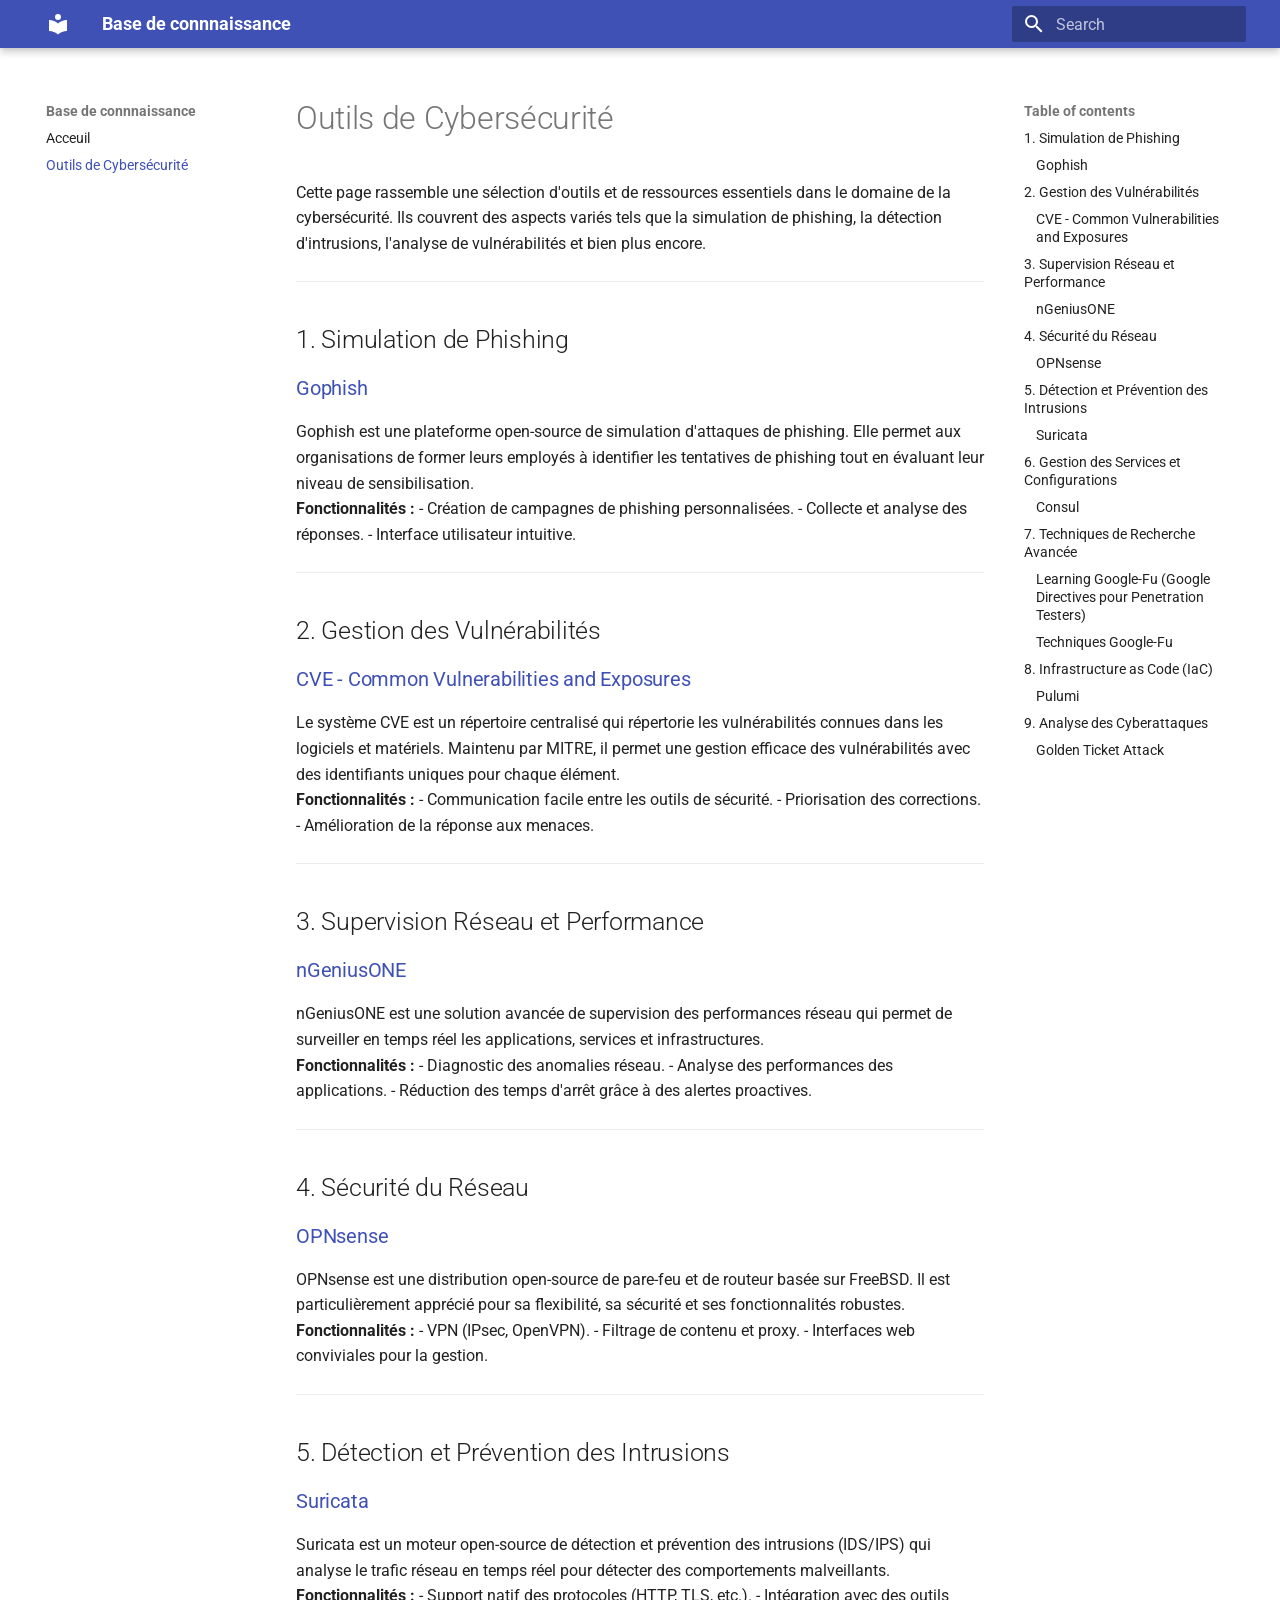
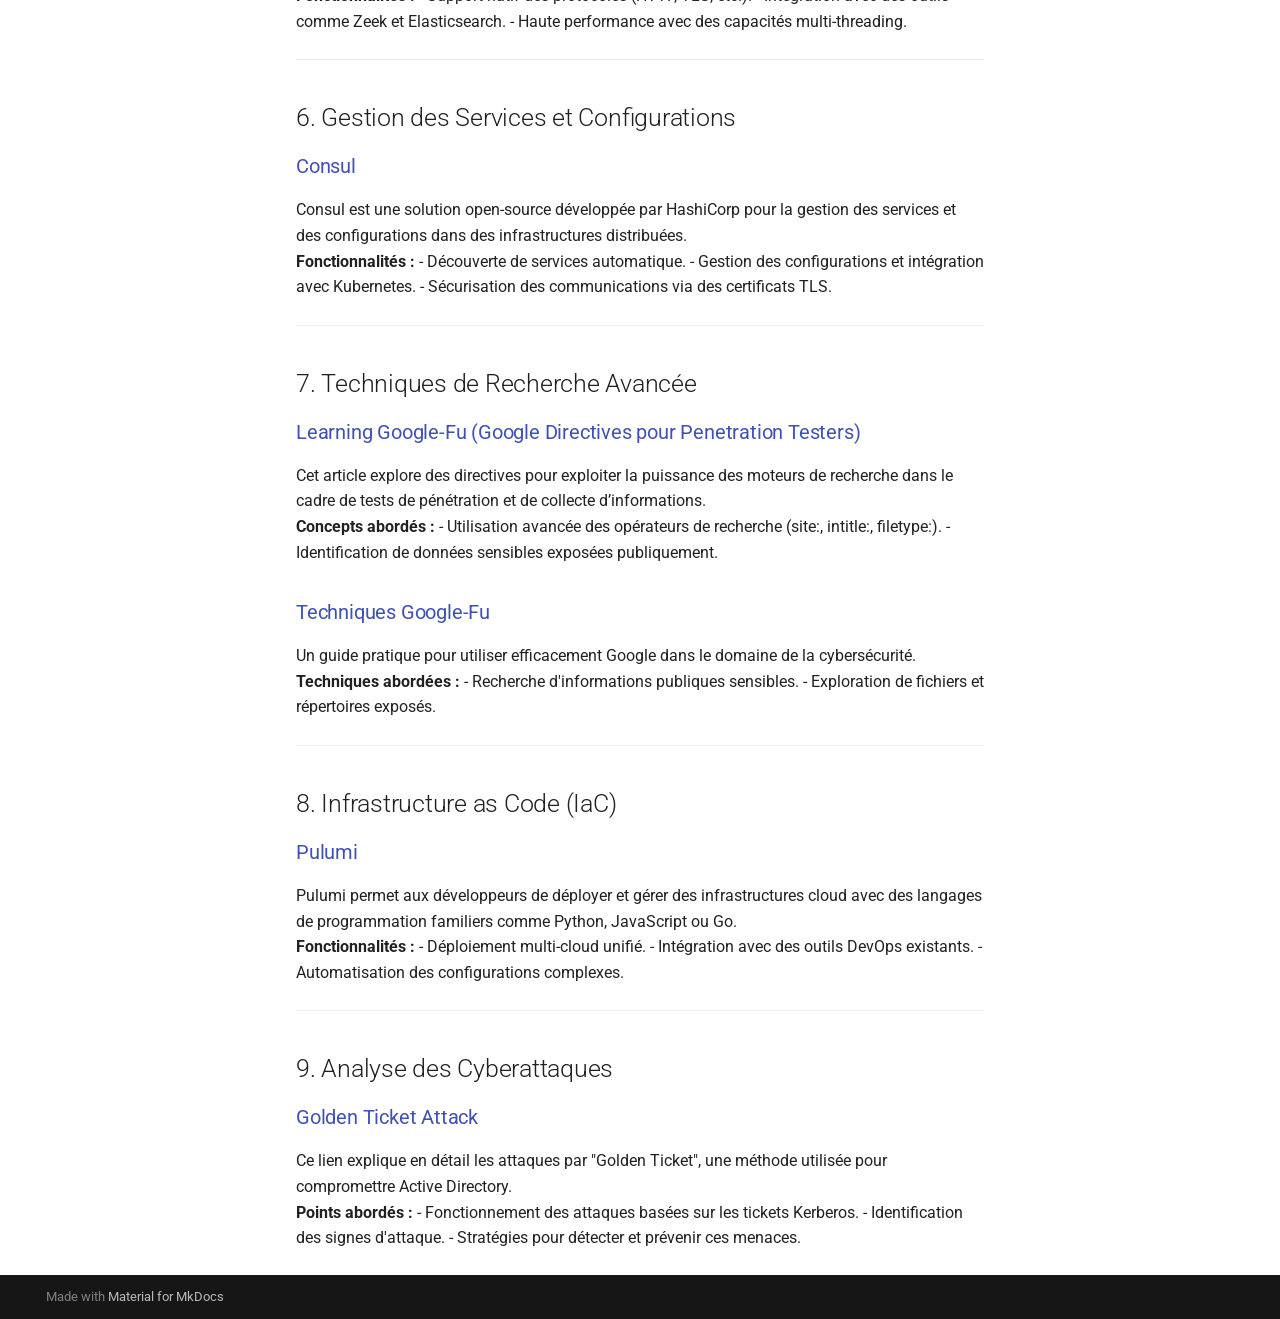
<file: outils-cybersecurite/index.html>
<!doctype html>
<html lang="en" class="no-js">
  <head>
    
      <meta charset="utf-8">
      <meta name="viewport" content="width=device-width,initial-scale=1">
      
      
      
        <link rel="canonical" href="https://docs.yannmourier.fr/outils-cybersecurite/">
      
      
        <link rel="prev" href="..">
      
      
      
      <link rel="icon" href="../assets/images/favicon.png">
      <meta name="generator" content="mkdocs-1.6.1, mkdocs-material-9.5.50">
    
    
      
        <title>Outils de Cybersécurité - Base de connnaissance</title>
      
    
    
      <link rel="stylesheet" href="../assets/stylesheets/main.a40c8224.min.css">
      
      


    
    
      
    
    
      
        
        
        <link rel="preconnect" href="https://fonts.gstatic.com" crossorigin>
        <link rel="stylesheet" href="https://fonts.googleapis.com/css?family=Roboto:300,300i,400,400i,700,700i%7CRoboto+Mono:400,400i,700,700i&display=fallback">
        <style>:root{--md-text-font:"Roboto";--md-code-font:"Roboto Mono"}</style>
      
    
    
    <script>__md_scope=new URL("..",location),__md_hash=e=>[...e].reduce(((e,_)=>(e<<5)-e+_.charCodeAt(0)),0),__md_get=(e,_=localStorage,t=__md_scope)=>JSON.parse(_.getItem(t.pathname+"."+e)),__md_set=(e,_,t=localStorage,a=__md_scope)=>{try{t.setItem(a.pathname+"."+e,JSON.stringify(_))}catch(e){}}</script>
    
      

    
    
    
  </head>
  
  
    <body dir="ltr">
  
    
    <input class="md-toggle" data-md-toggle="drawer" type="checkbox" id="__drawer" autocomplete="off">
    <input class="md-toggle" data-md-toggle="search" type="checkbox" id="__search" autocomplete="off">
    <label class="md-overlay" for="__drawer"></label>
    <div data-md-component="skip">
      
        
        <a href="#outils-de-cybersecurite" class="md-skip">
          Skip to content
        </a>
      
    </div>
    <div data-md-component="announce">
      
    </div>
    
    
      

  

<header class="md-header md-header--shadow" data-md-component="header">
  <nav class="md-header__inner md-grid" aria-label="Header">
    <a href=".." title="Base de connnaissance" class="md-header__button md-logo" aria-label="Base de connnaissance" data-md-component="logo">
      
  
  <svg xmlns="http://www.w3.org/2000/svg" viewBox="0 0 24 24"><path d="M12 8a3 3 0 0 0 3-3 3 3 0 0 0-3-3 3 3 0 0 0-3 3 3 3 0 0 0 3 3m0 3.54C9.64 9.35 6.5 8 3 8v11c3.5 0 6.64 1.35 9 3.54 2.36-2.19 5.5-3.54 9-3.54V8c-3.5 0-6.64 1.35-9 3.54"/></svg>

    </a>
    <label class="md-header__button md-icon" for="__drawer">
      
      <svg xmlns="http://www.w3.org/2000/svg" viewBox="0 0 24 24"><path d="M3 6h18v2H3zm0 5h18v2H3zm0 5h18v2H3z"/></svg>
    </label>
    <div class="md-header__title" data-md-component="header-title">
      <div class="md-header__ellipsis">
        <div class="md-header__topic">
          <span class="md-ellipsis">
            Base de connnaissance
          </span>
        </div>
        <div class="md-header__topic" data-md-component="header-topic">
          <span class="md-ellipsis">
            
              Outils de Cybersécurité
            
          </span>
        </div>
      </div>
    </div>
    
    
      <script>var palette=__md_get("__palette");if(palette&&palette.color){if("(prefers-color-scheme)"===palette.color.media){var media=matchMedia("(prefers-color-scheme: light)"),input=document.querySelector(media.matches?"[data-md-color-media='(prefers-color-scheme: light)']":"[data-md-color-media='(prefers-color-scheme: dark)']");palette.color.media=input.getAttribute("data-md-color-media"),palette.color.scheme=input.getAttribute("data-md-color-scheme"),palette.color.primary=input.getAttribute("data-md-color-primary"),palette.color.accent=input.getAttribute("data-md-color-accent")}for(var[key,value]of Object.entries(palette.color))document.body.setAttribute("data-md-color-"+key,value)}</script>
    
    
    
      <label class="md-header__button md-icon" for="__search">
        
        <svg xmlns="http://www.w3.org/2000/svg" viewBox="0 0 24 24"><path d="M9.5 3A6.5 6.5 0 0 1 16 9.5c0 1.61-.59 3.09-1.56 4.23l.27.27h.79l5 5-1.5 1.5-5-5v-.79l-.27-.27A6.52 6.52 0 0 1 9.5 16 6.5 6.5 0 0 1 3 9.5 6.5 6.5 0 0 1 9.5 3m0 2C7 5 5 7 5 9.5S7 14 9.5 14 14 12 14 9.5 12 5 9.5 5"/></svg>
      </label>
      <div class="md-search" data-md-component="search" role="dialog">
  <label class="md-search__overlay" for="__search"></label>
  <div class="md-search__inner" role="search">
    <form class="md-search__form" name="search">
      <input type="text" class="md-search__input" name="query" aria-label="Search" placeholder="Search" autocapitalize="off" autocorrect="off" autocomplete="off" spellcheck="false" data-md-component="search-query" required>
      <label class="md-search__icon md-icon" for="__search">
        
        <svg xmlns="http://www.w3.org/2000/svg" viewBox="0 0 24 24"><path d="M9.5 3A6.5 6.5 0 0 1 16 9.5c0 1.61-.59 3.09-1.56 4.23l.27.27h.79l5 5-1.5 1.5-5-5v-.79l-.27-.27A6.52 6.52 0 0 1 9.5 16 6.5 6.5 0 0 1 3 9.5 6.5 6.5 0 0 1 9.5 3m0 2C7 5 5 7 5 9.5S7 14 9.5 14 14 12 14 9.5 12 5 9.5 5"/></svg>
        
        <svg xmlns="http://www.w3.org/2000/svg" viewBox="0 0 24 24"><path d="M20 11v2H8l5.5 5.5-1.42 1.42L4.16 12l7.92-7.92L13.5 5.5 8 11z"/></svg>
      </label>
      <nav class="md-search__options" aria-label="Search">
        
        <button type="reset" class="md-search__icon md-icon" title="Clear" aria-label="Clear" tabindex="-1">
          
          <svg xmlns="http://www.w3.org/2000/svg" viewBox="0 0 24 24"><path d="M19 6.41 17.59 5 12 10.59 6.41 5 5 6.41 10.59 12 5 17.59 6.41 19 12 13.41 17.59 19 19 17.59 13.41 12z"/></svg>
        </button>
      </nav>
      
    </form>
    <div class="md-search__output">
      <div class="md-search__scrollwrap" tabindex="0" data-md-scrollfix>
        <div class="md-search-result" data-md-component="search-result">
          <div class="md-search-result__meta">
            Initializing search
          </div>
          <ol class="md-search-result__list" role="presentation"></ol>
        </div>
      </div>
    </div>
  </div>
</div>
    
    
  </nav>
  
</header>
    
    <div class="md-container" data-md-component="container">
      
      
        
          
        
      
      <main class="md-main" data-md-component="main">
        <div class="md-main__inner md-grid">
          
            
              
              <div class="md-sidebar md-sidebar--primary" data-md-component="sidebar" data-md-type="navigation" >
                <div class="md-sidebar__scrollwrap">
                  <div class="md-sidebar__inner">
                    



<nav class="md-nav md-nav--primary" aria-label="Navigation" data-md-level="0">
  <label class="md-nav__title" for="__drawer">
    <a href=".." title="Base de connnaissance" class="md-nav__button md-logo" aria-label="Base de connnaissance" data-md-component="logo">
      
  
  <svg xmlns="http://www.w3.org/2000/svg" viewBox="0 0 24 24"><path d="M12 8a3 3 0 0 0 3-3 3 3 0 0 0-3-3 3 3 0 0 0-3 3 3 3 0 0 0 3 3m0 3.54C9.64 9.35 6.5 8 3 8v11c3.5 0 6.64 1.35 9 3.54 2.36-2.19 5.5-3.54 9-3.54V8c-3.5 0-6.64 1.35-9 3.54"/></svg>

    </a>
    Base de connnaissance
  </label>
  
  <ul class="md-nav__list" data-md-scrollfix>
    
      
      
  
  
  
  
    <li class="md-nav__item">
      <a href=".." class="md-nav__link">
        
  
  <span class="md-ellipsis">
    Acceuil
  </span>
  

      </a>
    </li>
  

    
      
      
  
  
    
  
  
  
    <li class="md-nav__item md-nav__item--active">
      
      <input class="md-nav__toggle md-toggle" type="checkbox" id="__toc">
      
      
        
      
      
        <label class="md-nav__link md-nav__link--active" for="__toc">
          
  
  <span class="md-ellipsis">
    Outils de Cybersécurité
  </span>
  

          <span class="md-nav__icon md-icon"></span>
        </label>
      
      <a href="./" class="md-nav__link md-nav__link--active">
        
  
  <span class="md-ellipsis">
    Outils de Cybersécurité
  </span>
  

      </a>
      
        

<nav class="md-nav md-nav--secondary" aria-label="Table of contents">
  
  
  
    
  
  
    <label class="md-nav__title" for="__toc">
      <span class="md-nav__icon md-icon"></span>
      Table of contents
    </label>
    <ul class="md-nav__list" data-md-component="toc" data-md-scrollfix>
      
        <li class="md-nav__item">
  <a href="#1-simulation-de-phishing" class="md-nav__link">
    <span class="md-ellipsis">
      1. Simulation de Phishing
    </span>
  </a>
  
    <nav class="md-nav" aria-label="1. Simulation de Phishing">
      <ul class="md-nav__list">
        
          <li class="md-nav__item">
  <a href="#gophish" class="md-nav__link">
    <span class="md-ellipsis">
      Gophish
    </span>
  </a>
  
</li>
        
      </ul>
    </nav>
  
</li>
      
        <li class="md-nav__item">
  <a href="#2-gestion-des-vulnerabilites" class="md-nav__link">
    <span class="md-ellipsis">
      2. Gestion des Vulnérabilités
    </span>
  </a>
  
    <nav class="md-nav" aria-label="2. Gestion des Vulnérabilités">
      <ul class="md-nav__list">
        
          <li class="md-nav__item">
  <a href="#cve-common-vulnerabilities-and-exposures" class="md-nav__link">
    <span class="md-ellipsis">
      CVE - Common Vulnerabilities and Exposures
    </span>
  </a>
  
</li>
        
      </ul>
    </nav>
  
</li>
      
        <li class="md-nav__item">
  <a href="#3-supervision-reseau-et-performance" class="md-nav__link">
    <span class="md-ellipsis">
      3. Supervision Réseau et Performance
    </span>
  </a>
  
    <nav class="md-nav" aria-label="3. Supervision Réseau et Performance">
      <ul class="md-nav__list">
        
          <li class="md-nav__item">
  <a href="#ngeniusone" class="md-nav__link">
    <span class="md-ellipsis">
      nGeniusONE
    </span>
  </a>
  
</li>
        
      </ul>
    </nav>
  
</li>
      
        <li class="md-nav__item">
  <a href="#4-securite-du-reseau" class="md-nav__link">
    <span class="md-ellipsis">
      4. Sécurité du Réseau
    </span>
  </a>
  
    <nav class="md-nav" aria-label="4. Sécurité du Réseau">
      <ul class="md-nav__list">
        
          <li class="md-nav__item">
  <a href="#opnsense" class="md-nav__link">
    <span class="md-ellipsis">
      OPNsense
    </span>
  </a>
  
</li>
        
      </ul>
    </nav>
  
</li>
      
        <li class="md-nav__item">
  <a href="#5-detection-et-prevention-des-intrusions" class="md-nav__link">
    <span class="md-ellipsis">
      5. Détection et Prévention des Intrusions
    </span>
  </a>
  
    <nav class="md-nav" aria-label="5. Détection et Prévention des Intrusions">
      <ul class="md-nav__list">
        
          <li class="md-nav__item">
  <a href="#suricata" class="md-nav__link">
    <span class="md-ellipsis">
      Suricata
    </span>
  </a>
  
</li>
        
      </ul>
    </nav>
  
</li>
      
        <li class="md-nav__item">
  <a href="#6-gestion-des-services-et-configurations" class="md-nav__link">
    <span class="md-ellipsis">
      6. Gestion des Services et Configurations
    </span>
  </a>
  
    <nav class="md-nav" aria-label="6. Gestion des Services et Configurations">
      <ul class="md-nav__list">
        
          <li class="md-nav__item">
  <a href="#consul" class="md-nav__link">
    <span class="md-ellipsis">
      Consul
    </span>
  </a>
  
</li>
        
      </ul>
    </nav>
  
</li>
      
        <li class="md-nav__item">
  <a href="#7-techniques-de-recherche-avancee" class="md-nav__link">
    <span class="md-ellipsis">
      7. Techniques de Recherche Avancée
    </span>
  </a>
  
    <nav class="md-nav" aria-label="7. Techniques de Recherche Avancée">
      <ul class="md-nav__list">
        
          <li class="md-nav__item">
  <a href="#learning-google-fu-google-directives-pour-penetration-testers" class="md-nav__link">
    <span class="md-ellipsis">
      Learning Google-Fu (Google Directives pour Penetration Testers)
    </span>
  </a>
  
</li>
        
          <li class="md-nav__item">
  <a href="#techniques-google-fu" class="md-nav__link">
    <span class="md-ellipsis">
      Techniques Google-Fu
    </span>
  </a>
  
</li>
        
      </ul>
    </nav>
  
</li>
      
        <li class="md-nav__item">
  <a href="#8-infrastructure-as-code-iac" class="md-nav__link">
    <span class="md-ellipsis">
      8. Infrastructure as Code (IaC)
    </span>
  </a>
  
    <nav class="md-nav" aria-label="8. Infrastructure as Code (IaC)">
      <ul class="md-nav__list">
        
          <li class="md-nav__item">
  <a href="#pulumi" class="md-nav__link">
    <span class="md-ellipsis">
      Pulumi
    </span>
  </a>
  
</li>
        
      </ul>
    </nav>
  
</li>
      
        <li class="md-nav__item">
  <a href="#9-analyse-des-cyberattaques" class="md-nav__link">
    <span class="md-ellipsis">
      9. Analyse des Cyberattaques
    </span>
  </a>
  
    <nav class="md-nav" aria-label="9. Analyse des Cyberattaques">
      <ul class="md-nav__list">
        
          <li class="md-nav__item">
  <a href="#golden-ticket-attack" class="md-nav__link">
    <span class="md-ellipsis">
      Golden Ticket Attack
    </span>
  </a>
  
</li>
        
      </ul>
    </nav>
  
</li>
      
    </ul>
  
</nav>
      
    </li>
  

    
  </ul>
</nav>
                  </div>
                </div>
              </div>
            
            
              
              <div class="md-sidebar md-sidebar--secondary" data-md-component="sidebar" data-md-type="toc" >
                <div class="md-sidebar__scrollwrap">
                  <div class="md-sidebar__inner">
                    

<nav class="md-nav md-nav--secondary" aria-label="Table of contents">
  
  
  
    
  
  
    <label class="md-nav__title" for="__toc">
      <span class="md-nav__icon md-icon"></span>
      Table of contents
    </label>
    <ul class="md-nav__list" data-md-component="toc" data-md-scrollfix>
      
        <li class="md-nav__item">
  <a href="#1-simulation-de-phishing" class="md-nav__link">
    <span class="md-ellipsis">
      1. Simulation de Phishing
    </span>
  </a>
  
    <nav class="md-nav" aria-label="1. Simulation de Phishing">
      <ul class="md-nav__list">
        
          <li class="md-nav__item">
  <a href="#gophish" class="md-nav__link">
    <span class="md-ellipsis">
      Gophish
    </span>
  </a>
  
</li>
        
      </ul>
    </nav>
  
</li>
      
        <li class="md-nav__item">
  <a href="#2-gestion-des-vulnerabilites" class="md-nav__link">
    <span class="md-ellipsis">
      2. Gestion des Vulnérabilités
    </span>
  </a>
  
    <nav class="md-nav" aria-label="2. Gestion des Vulnérabilités">
      <ul class="md-nav__list">
        
          <li class="md-nav__item">
  <a href="#cve-common-vulnerabilities-and-exposures" class="md-nav__link">
    <span class="md-ellipsis">
      CVE - Common Vulnerabilities and Exposures
    </span>
  </a>
  
</li>
        
      </ul>
    </nav>
  
</li>
      
        <li class="md-nav__item">
  <a href="#3-supervision-reseau-et-performance" class="md-nav__link">
    <span class="md-ellipsis">
      3. Supervision Réseau et Performance
    </span>
  </a>
  
    <nav class="md-nav" aria-label="3. Supervision Réseau et Performance">
      <ul class="md-nav__list">
        
          <li class="md-nav__item">
  <a href="#ngeniusone" class="md-nav__link">
    <span class="md-ellipsis">
      nGeniusONE
    </span>
  </a>
  
</li>
        
      </ul>
    </nav>
  
</li>
      
        <li class="md-nav__item">
  <a href="#4-securite-du-reseau" class="md-nav__link">
    <span class="md-ellipsis">
      4. Sécurité du Réseau
    </span>
  </a>
  
    <nav class="md-nav" aria-label="4. Sécurité du Réseau">
      <ul class="md-nav__list">
        
          <li class="md-nav__item">
  <a href="#opnsense" class="md-nav__link">
    <span class="md-ellipsis">
      OPNsense
    </span>
  </a>
  
</li>
        
      </ul>
    </nav>
  
</li>
      
        <li class="md-nav__item">
  <a href="#5-detection-et-prevention-des-intrusions" class="md-nav__link">
    <span class="md-ellipsis">
      5. Détection et Prévention des Intrusions
    </span>
  </a>
  
    <nav class="md-nav" aria-label="5. Détection et Prévention des Intrusions">
      <ul class="md-nav__list">
        
          <li class="md-nav__item">
  <a href="#suricata" class="md-nav__link">
    <span class="md-ellipsis">
      Suricata
    </span>
  </a>
  
</li>
        
      </ul>
    </nav>
  
</li>
      
        <li class="md-nav__item">
  <a href="#6-gestion-des-services-et-configurations" class="md-nav__link">
    <span class="md-ellipsis">
      6. Gestion des Services et Configurations
    </span>
  </a>
  
    <nav class="md-nav" aria-label="6. Gestion des Services et Configurations">
      <ul class="md-nav__list">
        
          <li class="md-nav__item">
  <a href="#consul" class="md-nav__link">
    <span class="md-ellipsis">
      Consul
    </span>
  </a>
  
</li>
        
      </ul>
    </nav>
  
</li>
      
        <li class="md-nav__item">
  <a href="#7-techniques-de-recherche-avancee" class="md-nav__link">
    <span class="md-ellipsis">
      7. Techniques de Recherche Avancée
    </span>
  </a>
  
    <nav class="md-nav" aria-label="7. Techniques de Recherche Avancée">
      <ul class="md-nav__list">
        
          <li class="md-nav__item">
  <a href="#learning-google-fu-google-directives-pour-penetration-testers" class="md-nav__link">
    <span class="md-ellipsis">
      Learning Google-Fu (Google Directives pour Penetration Testers)
    </span>
  </a>
  
</li>
        
          <li class="md-nav__item">
  <a href="#techniques-google-fu" class="md-nav__link">
    <span class="md-ellipsis">
      Techniques Google-Fu
    </span>
  </a>
  
</li>
        
      </ul>
    </nav>
  
</li>
      
        <li class="md-nav__item">
  <a href="#8-infrastructure-as-code-iac" class="md-nav__link">
    <span class="md-ellipsis">
      8. Infrastructure as Code (IaC)
    </span>
  </a>
  
    <nav class="md-nav" aria-label="8. Infrastructure as Code (IaC)">
      <ul class="md-nav__list">
        
          <li class="md-nav__item">
  <a href="#pulumi" class="md-nav__link">
    <span class="md-ellipsis">
      Pulumi
    </span>
  </a>
  
</li>
        
      </ul>
    </nav>
  
</li>
      
        <li class="md-nav__item">
  <a href="#9-analyse-des-cyberattaques" class="md-nav__link">
    <span class="md-ellipsis">
      9. Analyse des Cyberattaques
    </span>
  </a>
  
    <nav class="md-nav" aria-label="9. Analyse des Cyberattaques">
      <ul class="md-nav__list">
        
          <li class="md-nav__item">
  <a href="#golden-ticket-attack" class="md-nav__link">
    <span class="md-ellipsis">
      Golden Ticket Attack
    </span>
  </a>
  
</li>
        
      </ul>
    </nav>
  
</li>
      
    </ul>
  
</nav>
                  </div>
                </div>
              </div>
            
          
          
            <div class="md-content" data-md-component="content">
              <article class="md-content__inner md-typeset">
                
                  


<h1 id="outils-de-cybersecurite">Outils de Cybersécurité</h1>
<p>Cette page rassemble une sélection d'outils et de ressources essentiels dans le domaine de la cybersécurité. Ils couvrent des aspects variés tels que la simulation de phishing, la détection d'intrusions, l'analyse de vulnérabilités et bien plus encore.</p>
<hr />
<h2 id="1-simulation-de-phishing">1. Simulation de Phishing</h2>
<h3 id="gophish"><a href="https://getgophish.com/">Gophish</a></h3>
<p>Gophish est une plateforme open-source de simulation d'attaques de phishing. Elle permet aux organisations de former leurs employés à identifier les tentatives de phishing tout en évaluant leur niveau de sensibilisation.<br />
<strong>Fonctionnalités :</strong>
- Création de campagnes de phishing personnalisées.
- Collecte et analyse des réponses.
- Interface utilisateur intuitive.</p>
<hr />
<h2 id="2-gestion-des-vulnerabilites">2. Gestion des Vulnérabilités</h2>
<h3 id="cve-common-vulnerabilities-and-exposures"><a href="https://cve.mitre.org/">CVE - Common Vulnerabilities and Exposures</a></h3>
<p>Le système CVE est un répertoire centralisé qui répertorie les vulnérabilités connues dans les logiciels et matériels. Maintenu par MITRE, il permet une gestion efficace des vulnérabilités avec des identifiants uniques pour chaque élément.<br />
<strong>Fonctionnalités :</strong>
- Communication facile entre les outils de sécurité.
- Priorisation des corrections.
- Amélioration de la réponse aux menaces.</p>
<hr />
<h2 id="3-supervision-reseau-et-performance">3. Supervision Réseau et Performance</h2>
<h3 id="ngeniusone"><a href="https://www.netscout.com/product/ngeniusone-solution">nGeniusONE</a></h3>
<p>nGeniusONE est une solution avancée de supervision des performances réseau qui permet de surveiller en temps réel les applications, services et infrastructures.<br />
<strong>Fonctionnalités :</strong>
- Diagnostic des anomalies réseau.
- Analyse des performances des applications.
- Réduction des temps d'arrêt grâce à des alertes proactives.</p>
<hr />
<h2 id="4-securite-du-reseau">4. Sécurité du Réseau</h2>
<h3 id="opnsense"><a href="https://opnsense.org/">OPNsense</a></h3>
<p>OPNsense est une distribution open-source de pare-feu et de routeur basée sur FreeBSD. Il est particulièrement apprécié pour sa flexibilité, sa sécurité et ses fonctionnalités robustes.<br />
<strong>Fonctionnalités :</strong>
- VPN (IPsec, OpenVPN).
- Filtrage de contenu et proxy.
- Interfaces web conviviales pour la gestion.</p>
<hr />
<h2 id="5-detection-et-prevention-des-intrusions">5. Détection et Prévention des Intrusions</h2>
<h3 id="suricata"><a href="https://suricata.io/">Suricata</a></h3>
<p>Suricata est un moteur open-source de détection et prévention des intrusions (IDS/IPS) qui analyse le trafic réseau en temps réel pour détecter des comportements malveillants.<br />
<strong>Fonctionnalités :</strong>
- Support natif des protocoles (HTTP, TLS, etc.).
- Intégration avec des outils comme Zeek et Elasticsearch.
- Haute performance avec des capacités multi-threading.</p>
<hr />
<h2 id="6-gestion-des-services-et-configurations">6. Gestion des Services et Configurations</h2>
<h3 id="consul"><a href="https://www.consul.io/">Consul</a></h3>
<p>Consul est une solution open-source développée par HashiCorp pour la gestion des services et des configurations dans des infrastructures distribuées.<br />
<strong>Fonctionnalités :</strong>
- Découverte de services automatique.
- Gestion des configurations et intégration avec Kubernetes.
- Sécurisation des communications via des certificats TLS.</p>
<hr />
<h2 id="7-techniques-de-recherche-avancee">7. Techniques de Recherche Avancée</h2>
<h3 id="learning-google-fu-google-directives-pour-penetration-testers"><a href="https://jaimelightfoot.com/blog/learning-google-fu-google-directives-for-penetration-testers/">Learning Google-Fu (Google Directives pour Penetration Testers)</a></h3>
<p>Cet article explore des directives pour exploiter la puissance des moteurs de recherche dans le cadre de tests de pénétration et de collecte d’informations.<br />
<strong>Concepts abordés :</strong>
- Utilisation avancée des opérateurs de recherche (site:, intitle:, filetype:).
- Identification de données sensibles exposées publiquement.</p>
<h3 id="techniques-google-fu"><a href="https://wiki.hacksoc.co.uk/help-guides/techniques/google-fu">Techniques Google-Fu</a></h3>
<p>Un guide pratique pour utiliser efficacement Google dans le domaine de la cybersécurité.<br />
<strong>Techniques abordées :</strong>
- Recherche d'informations publiques sensibles.
- Exploration de fichiers et répertoires exposés.</p>
<hr />
<h2 id="8-infrastructure-as-code-iac">8. Infrastructure as Code (IaC)</h2>
<h3 id="pulumi"><a href="https://www.pulumi.com/">Pulumi</a></h3>
<p>Pulumi permet aux développeurs de déployer et gérer des infrastructures cloud avec des langages de programmation familiers comme Python, JavaScript ou Go.<br />
<strong>Fonctionnalités :</strong>
- Déploiement multi-cloud unifié.
- Intégration avec des outils DevOps existants.
- Automatisation des configurations complexes.</p>
<hr />
<h2 id="9-analyse-des-cyberattaques">9. Analyse des Cyberattaques</h2>
<h3 id="golden-ticket-attack"><a href="https://www.crowdstrike.com/fr-fr/cybersecurity-101/cyberattacks/golden-ticket-attack/">Golden Ticket Attack</a></h3>
<p>Ce lien explique en détail les attaques par "Golden Ticket", une méthode utilisée pour compromettre Active Directory.<br />
<strong>Points abordés :</strong>
- Fonctionnement des attaques basées sur les tickets Kerberos.
- Identification des signes d'attaque.
- Stratégies pour détecter et prévenir ces menaces.</p>












                
              </article>
            </div>
          
          
<script>var target=document.getElementById(location.hash.slice(1));target&&target.name&&(target.checked=target.name.startsWith("__tabbed_"))</script>
        </div>
        
      </main>
      
        <footer class="md-footer">
  
  <div class="md-footer-meta md-typeset">
    <div class="md-footer-meta__inner md-grid">
      <div class="md-copyright">
  
  
    Made with
    <a href="https://squidfunk.github.io/mkdocs-material/" target="_blank" rel="noopener">
      Material for MkDocs
    </a>
  
</div>
      
    </div>
  </div>
</footer>
      
    </div>
    <div class="md-dialog" data-md-component="dialog">
      <div class="md-dialog__inner md-typeset"></div>
    </div>
    
    
    <script id="__config" type="application/json">{"base": "..", "features": [], "search": "../assets/javascripts/workers/search.f8cc74c7.min.js", "translations": {"clipboard.copied": "Copied to clipboard", "clipboard.copy": "Copy to clipboard", "search.result.more.one": "1 more on this page", "search.result.more.other": "# more on this page", "search.result.none": "No matching documents", "search.result.one": "1 matching document", "search.result.other": "# matching documents", "search.result.placeholder": "Type to start searching", "search.result.term.missing": "Missing", "select.version": "Select version"}}</script>
    
    
      <script src="../assets/javascripts/bundle.60a45f97.min.js"></script>
      
    
  </body>
</html>
</file>
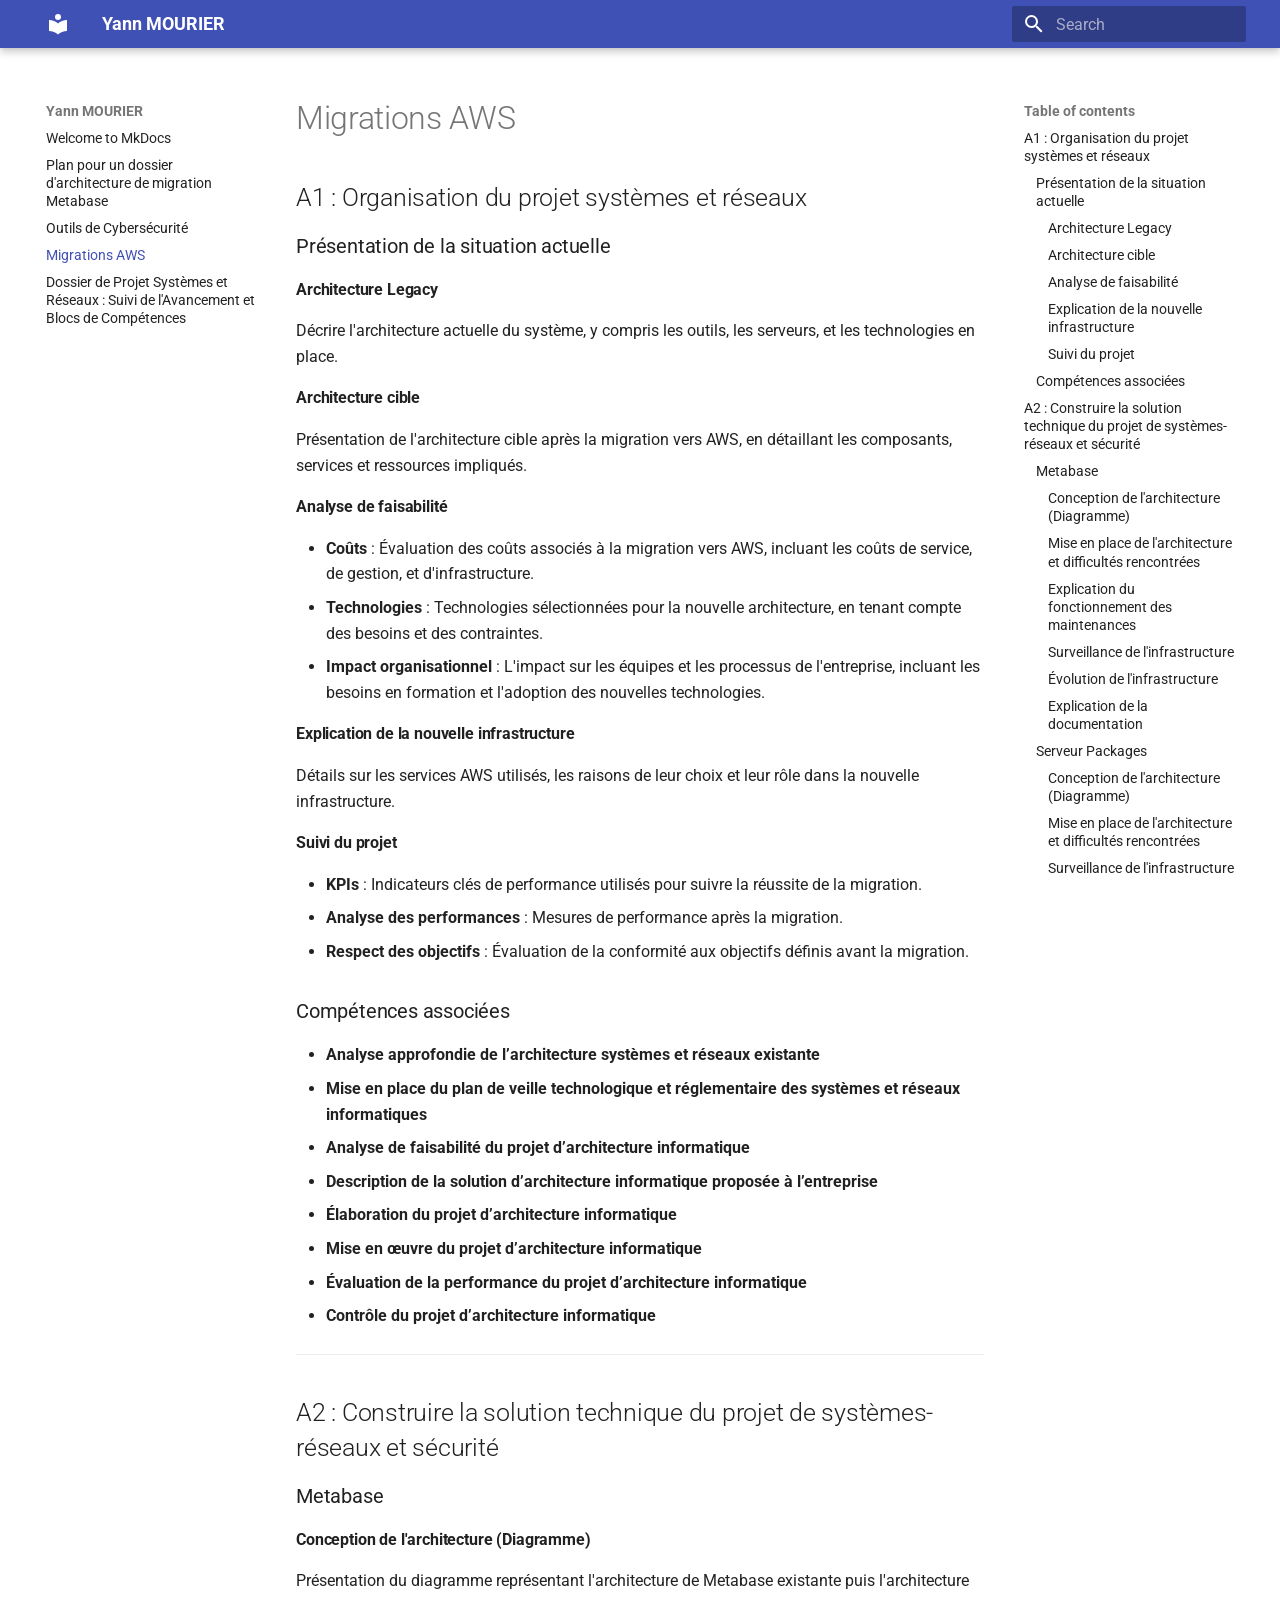
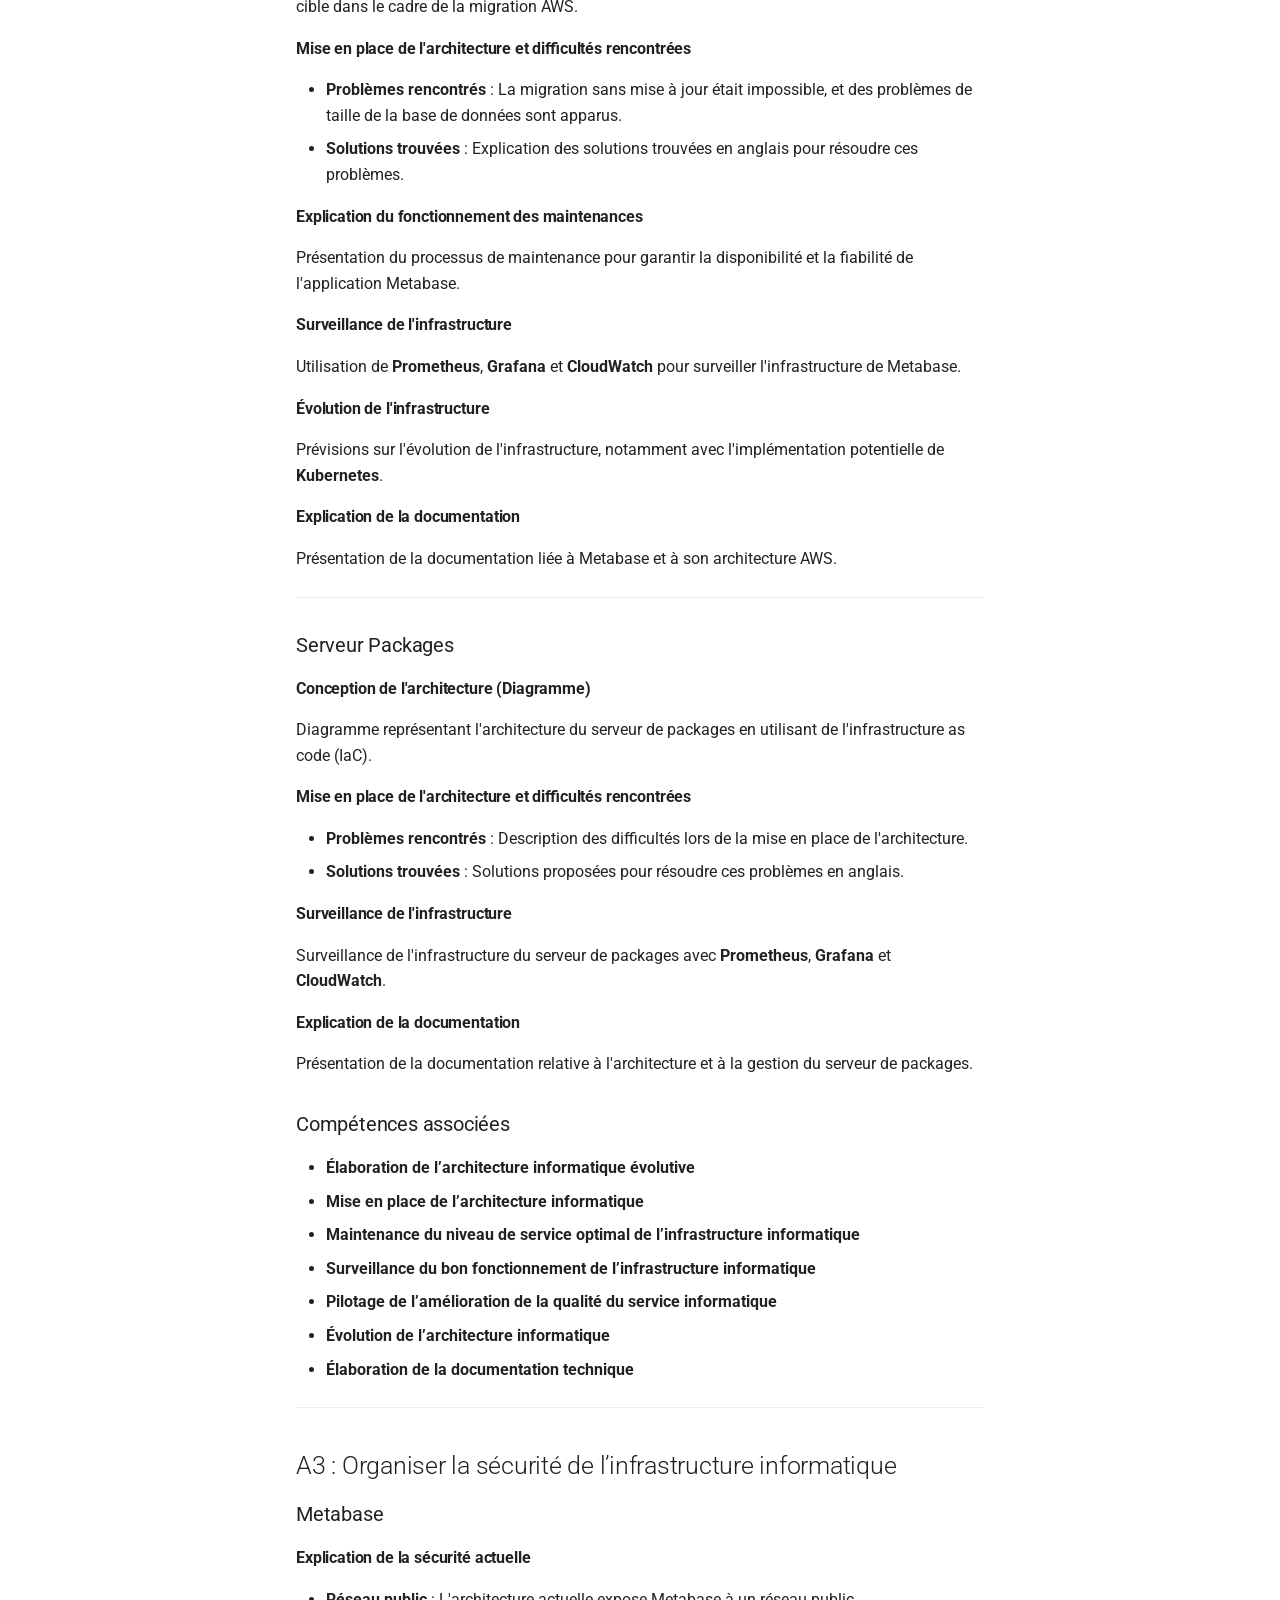
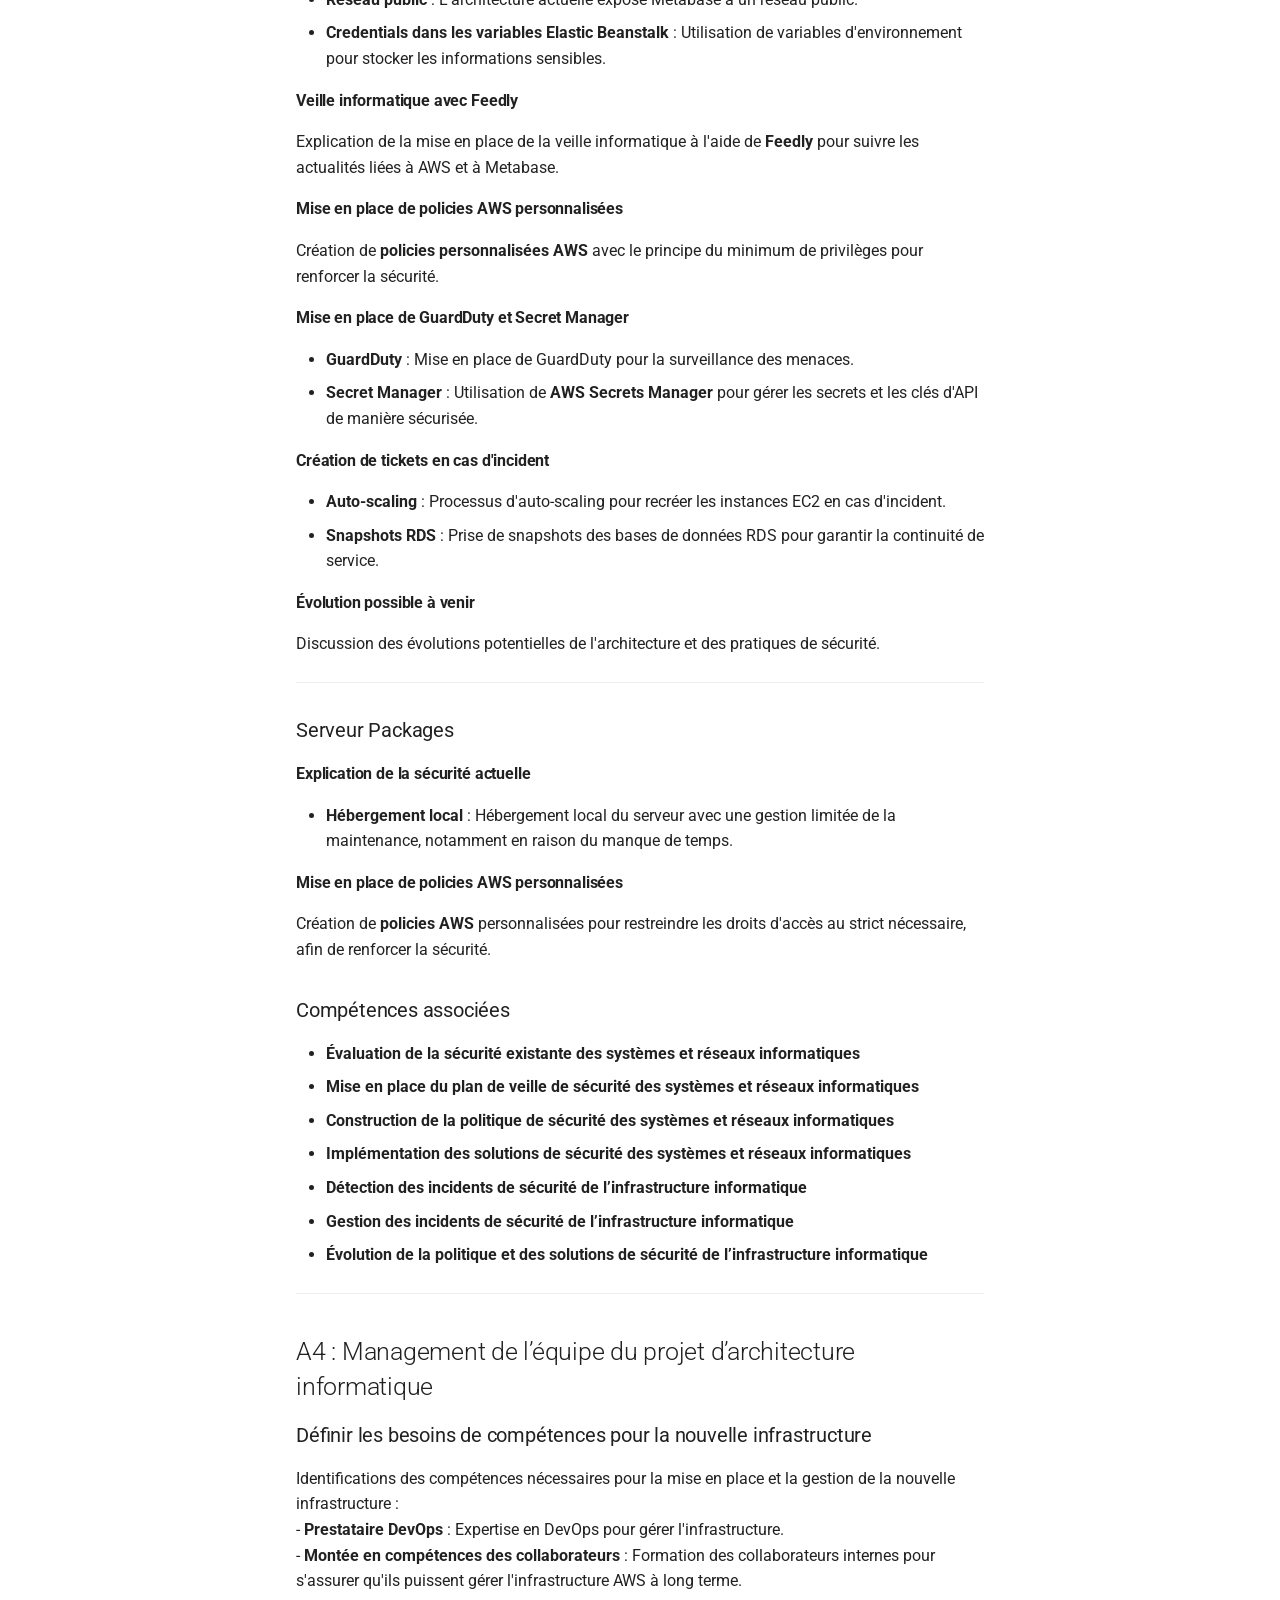
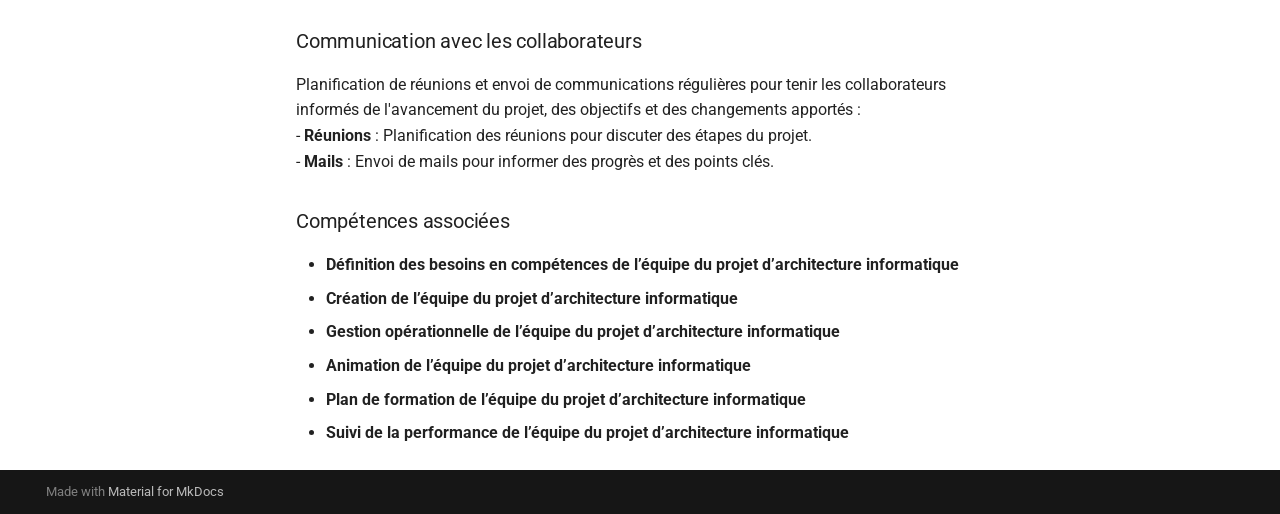
<file: projet/index.html>
<!doctype html>
<html lang="en" class="no-js">
  <head>
    
      <meta charset="utf-8">
      <meta name="viewport" content="width=device-width,initial-scale=1">
      
      
      
        <link rel="canonical" href="https://yannmourier.fr/projet/">
      
      
        <link rel="prev" href="../liens/">
      
      
        <link rel="next" href="../steps_project/">
      
      
      <link rel="icon" href="../assets/images/favicon.png">
      <meta name="generator" content="mkdocs-1.6.1, mkdocs-material-9.5.49">
    
    
      
        <title>Migrations AWS - Yann MOURIER</title>
      
    
    
      <link rel="stylesheet" href="../assets/stylesheets/main.6f8fc17f.min.css">
      
      


    
    
      
    
    
      
        
        
        <link rel="preconnect" href="https://fonts.gstatic.com" crossorigin>
        <link rel="stylesheet" href="https://fonts.googleapis.com/css?family=Roboto:300,300i,400,400i,700,700i%7CRoboto+Mono:400,400i,700,700i&display=fallback">
        <style>:root{--md-text-font:"Roboto";--md-code-font:"Roboto Mono"}</style>
      
    
    
    <script>__md_scope=new URL("..",location),__md_hash=e=>[...e].reduce(((e,_)=>(e<<5)-e+_.charCodeAt(0)),0),__md_get=(e,_=localStorage,t=__md_scope)=>JSON.parse(_.getItem(t.pathname+"."+e)),__md_set=(e,_,t=localStorage,a=__md_scope)=>{try{t.setItem(a.pathname+"."+e,JSON.stringify(_))}catch(e){}}</script>
    
      

    
    
    
  </head>
  
  
    <body dir="ltr">
  
    
    <input class="md-toggle" data-md-toggle="drawer" type="checkbox" id="__drawer" autocomplete="off">
    <input class="md-toggle" data-md-toggle="search" type="checkbox" id="__search" autocomplete="off">
    <label class="md-overlay" for="__drawer"></label>
    <div data-md-component="skip">
      
        
        <a href="#migrations-aws" class="md-skip">
          Skip to content
        </a>
      
    </div>
    <div data-md-component="announce">
      
    </div>
    
    
      

  

<header class="md-header md-header--shadow" data-md-component="header">
  <nav class="md-header__inner md-grid" aria-label="Header">
    <a href=".." title="Yann MOURIER" class="md-header__button md-logo" aria-label="Yann MOURIER" data-md-component="logo">
      
  
  <svg xmlns="http://www.w3.org/2000/svg" viewBox="0 0 24 24"><path d="M12 8a3 3 0 0 0 3-3 3 3 0 0 0-3-3 3 3 0 0 0-3 3 3 3 0 0 0 3 3m0 3.54C9.64 9.35 6.5 8 3 8v11c3.5 0 6.64 1.35 9 3.54 2.36-2.19 5.5-3.54 9-3.54V8c-3.5 0-6.64 1.35-9 3.54"/></svg>

    </a>
    <label class="md-header__button md-icon" for="__drawer">
      
      <svg xmlns="http://www.w3.org/2000/svg" viewBox="0 0 24 24"><path d="M3 6h18v2H3zm0 5h18v2H3zm0 5h18v2H3z"/></svg>
    </label>
    <div class="md-header__title" data-md-component="header-title">
      <div class="md-header__ellipsis">
        <div class="md-header__topic">
          <span class="md-ellipsis">
            Yann MOURIER
          </span>
        </div>
        <div class="md-header__topic" data-md-component="header-topic">
          <span class="md-ellipsis">
            
              Migrations AWS
            
          </span>
        </div>
      </div>
    </div>
    
    
      <script>var palette=__md_get("__palette");if(palette&&palette.color){if("(prefers-color-scheme)"===palette.color.media){var media=matchMedia("(prefers-color-scheme: light)"),input=document.querySelector(media.matches?"[data-md-color-media='(prefers-color-scheme: light)']":"[data-md-color-media='(prefers-color-scheme: dark)']");palette.color.media=input.getAttribute("data-md-color-media"),palette.color.scheme=input.getAttribute("data-md-color-scheme"),palette.color.primary=input.getAttribute("data-md-color-primary"),palette.color.accent=input.getAttribute("data-md-color-accent")}for(var[key,value]of Object.entries(palette.color))document.body.setAttribute("data-md-color-"+key,value)}</script>
    
    
    
      <label class="md-header__button md-icon" for="__search">
        
        <svg xmlns="http://www.w3.org/2000/svg" viewBox="0 0 24 24"><path d="M9.5 3A6.5 6.5 0 0 1 16 9.5c0 1.61-.59 3.09-1.56 4.23l.27.27h.79l5 5-1.5 1.5-5-5v-.79l-.27-.27A6.52 6.52 0 0 1 9.5 16 6.5 6.5 0 0 1 3 9.5 6.5 6.5 0 0 1 9.5 3m0 2C7 5 5 7 5 9.5S7 14 9.5 14 14 12 14 9.5 12 5 9.5 5"/></svg>
      </label>
      <div class="md-search" data-md-component="search" role="dialog">
  <label class="md-search__overlay" for="__search"></label>
  <div class="md-search__inner" role="search">
    <form class="md-search__form" name="search">
      <input type="text" class="md-search__input" name="query" aria-label="Search" placeholder="Search" autocapitalize="off" autocorrect="off" autocomplete="off" spellcheck="false" data-md-component="search-query" required>
      <label class="md-search__icon md-icon" for="__search">
        
        <svg xmlns="http://www.w3.org/2000/svg" viewBox="0 0 24 24"><path d="M9.5 3A6.5 6.5 0 0 1 16 9.5c0 1.61-.59 3.09-1.56 4.23l.27.27h.79l5 5-1.5 1.5-5-5v-.79l-.27-.27A6.52 6.52 0 0 1 9.5 16 6.5 6.5 0 0 1 3 9.5 6.5 6.5 0 0 1 9.5 3m0 2C7 5 5 7 5 9.5S7 14 9.5 14 14 12 14 9.5 12 5 9.5 5"/></svg>
        
        <svg xmlns="http://www.w3.org/2000/svg" viewBox="0 0 24 24"><path d="M20 11v2H8l5.5 5.5-1.42 1.42L4.16 12l7.92-7.92L13.5 5.5 8 11z"/></svg>
      </label>
      <nav class="md-search__options" aria-label="Search">
        
        <button type="reset" class="md-search__icon md-icon" title="Clear" aria-label="Clear" tabindex="-1">
          
          <svg xmlns="http://www.w3.org/2000/svg" viewBox="0 0 24 24"><path d="M19 6.41 17.59 5 12 10.59 6.41 5 5 6.41 10.59 12 5 17.59 6.41 19 12 13.41 17.59 19 19 17.59 13.41 12z"/></svg>
        </button>
      </nav>
      
    </form>
    <div class="md-search__output">
      <div class="md-search__scrollwrap" tabindex="0" data-md-scrollfix>
        <div class="md-search-result" data-md-component="search-result">
          <div class="md-search-result__meta">
            Initializing search
          </div>
          <ol class="md-search-result__list" role="presentation"></ol>
        </div>
      </div>
    </div>
  </div>
</div>
    
    
  </nav>
  
</header>
    
    <div class="md-container" data-md-component="container">
      
      
        
          
        
      
      <main class="md-main" data-md-component="main">
        <div class="md-main__inner md-grid">
          
            
              
              <div class="md-sidebar md-sidebar--primary" data-md-component="sidebar" data-md-type="navigation" >
                <div class="md-sidebar__scrollwrap">
                  <div class="md-sidebar__inner">
                    



<nav class="md-nav md-nav--primary" aria-label="Navigation" data-md-level="0">
  <label class="md-nav__title" for="__drawer">
    <a href=".." title="Yann MOURIER" class="md-nav__button md-logo" aria-label="Yann MOURIER" data-md-component="logo">
      
  
  <svg xmlns="http://www.w3.org/2000/svg" viewBox="0 0 24 24"><path d="M12 8a3 3 0 0 0 3-3 3 3 0 0 0-3-3 3 3 0 0 0-3 3 3 3 0 0 0 3 3m0 3.54C9.64 9.35 6.5 8 3 8v11c3.5 0 6.64 1.35 9 3.54 2.36-2.19 5.5-3.54 9-3.54V8c-3.5 0-6.64 1.35-9 3.54"/></svg>

    </a>
    Yann MOURIER
  </label>
  
  <ul class="md-nav__list" data-md-scrollfix>
    
      
      
  
  
  
  
    <li class="md-nav__item">
      <a href=".." class="md-nav__link">
        
  
  <span class="md-ellipsis">
    Welcome to MkDocs
  </span>
  

      </a>
    </li>
  

    
      
      
  
  
  
  
    <li class="md-nav__item">
      <a href="../dossier/" class="md-nav__link">
        
  
  <span class="md-ellipsis">
    Plan pour un dossier d'architecture de migration Metabase
  </span>
  

      </a>
    </li>
  

    
      
      
  
  
  
  
    <li class="md-nav__item">
      <a href="../liens/" class="md-nav__link">
        
  
  <span class="md-ellipsis">
    Outils de Cybersécurité
  </span>
  

      </a>
    </li>
  

    
      
      
  
  
    
  
  
  
    <li class="md-nav__item md-nav__item--active">
      
      <input class="md-nav__toggle md-toggle" type="checkbox" id="__toc">
      
      
        
      
      
        <label class="md-nav__link md-nav__link--active" for="__toc">
          
  
  <span class="md-ellipsis">
    Migrations AWS
  </span>
  

          <span class="md-nav__icon md-icon"></span>
        </label>
      
      <a href="./" class="md-nav__link md-nav__link--active">
        
  
  <span class="md-ellipsis">
    Migrations AWS
  </span>
  

      </a>
      
        

<nav class="md-nav md-nav--secondary" aria-label="Table of contents">
  
  
  
    
  
  
    <label class="md-nav__title" for="__toc">
      <span class="md-nav__icon md-icon"></span>
      Table of contents
    </label>
    <ul class="md-nav__list" data-md-component="toc" data-md-scrollfix>
      
        <li class="md-nav__item">
  <a href="#a1-organisation-du-projet-systemes-et-reseaux" class="md-nav__link">
    <span class="md-ellipsis">
      A1 : Organisation du projet systèmes et réseaux
    </span>
  </a>
  
    <nav class="md-nav" aria-label="A1 : Organisation du projet systèmes et réseaux">
      <ul class="md-nav__list">
        
          <li class="md-nav__item">
  <a href="#presentation-de-la-situation-actuelle" class="md-nav__link">
    <span class="md-ellipsis">
      Présentation de la situation actuelle
    </span>
  </a>
  
    <nav class="md-nav" aria-label="Présentation de la situation actuelle">
      <ul class="md-nav__list">
        
          <li class="md-nav__item">
  <a href="#architecture-legacy" class="md-nav__link">
    <span class="md-ellipsis">
      Architecture Legacy
    </span>
  </a>
  
</li>
        
          <li class="md-nav__item">
  <a href="#architecture-cible" class="md-nav__link">
    <span class="md-ellipsis">
      Architecture cible
    </span>
  </a>
  
</li>
        
          <li class="md-nav__item">
  <a href="#analyse-de-faisabilite" class="md-nav__link">
    <span class="md-ellipsis">
      Analyse de faisabilité
    </span>
  </a>
  
</li>
        
          <li class="md-nav__item">
  <a href="#explication-de-la-nouvelle-infrastructure" class="md-nav__link">
    <span class="md-ellipsis">
      Explication de la nouvelle infrastructure
    </span>
  </a>
  
</li>
        
          <li class="md-nav__item">
  <a href="#suivi-du-projet" class="md-nav__link">
    <span class="md-ellipsis">
      Suivi du projet
    </span>
  </a>
  
</li>
        
      </ul>
    </nav>
  
</li>
        
          <li class="md-nav__item">
  <a href="#competences-associees" class="md-nav__link">
    <span class="md-ellipsis">
      Compétences associées
    </span>
  </a>
  
</li>
        
      </ul>
    </nav>
  
</li>
      
        <li class="md-nav__item">
  <a href="#a2-construire-la-solution-technique-du-projet-de-systemes-reseaux-et-securite" class="md-nav__link">
    <span class="md-ellipsis">
      A2 : Construire la solution technique du projet de systèmes-réseaux et sécurité
    </span>
  </a>
  
    <nav class="md-nav" aria-label="A2 : Construire la solution technique du projet de systèmes-réseaux et sécurité">
      <ul class="md-nav__list">
        
          <li class="md-nav__item">
  <a href="#metabase" class="md-nav__link">
    <span class="md-ellipsis">
      Metabase
    </span>
  </a>
  
    <nav class="md-nav" aria-label="Metabase">
      <ul class="md-nav__list">
        
          <li class="md-nav__item">
  <a href="#conception-de-larchitecture-diagramme" class="md-nav__link">
    <span class="md-ellipsis">
      Conception de l'architecture (Diagramme)
    </span>
  </a>
  
</li>
        
          <li class="md-nav__item">
  <a href="#mise-en-place-de-larchitecture-et-difficultes-rencontrees" class="md-nav__link">
    <span class="md-ellipsis">
      Mise en place de l'architecture et difficultés rencontrées
    </span>
  </a>
  
</li>
        
          <li class="md-nav__item">
  <a href="#explication-du-fonctionnement-des-maintenances" class="md-nav__link">
    <span class="md-ellipsis">
      Explication du fonctionnement des maintenances
    </span>
  </a>
  
</li>
        
          <li class="md-nav__item">
  <a href="#surveillance-de-linfrastructure" class="md-nav__link">
    <span class="md-ellipsis">
      Surveillance de l'infrastructure
    </span>
  </a>
  
</li>
        
          <li class="md-nav__item">
  <a href="#evolution-de-linfrastructure" class="md-nav__link">
    <span class="md-ellipsis">
      Évolution de l'infrastructure
    </span>
  </a>
  
</li>
        
          <li class="md-nav__item">
  <a href="#explication-de-la-documentation" class="md-nav__link">
    <span class="md-ellipsis">
      Explication de la documentation
    </span>
  </a>
  
</li>
        
      </ul>
    </nav>
  
</li>
        
          <li class="md-nav__item">
  <a href="#serveur-packages" class="md-nav__link">
    <span class="md-ellipsis">
      Serveur Packages
    </span>
  </a>
  
    <nav class="md-nav" aria-label="Serveur Packages">
      <ul class="md-nav__list">
        
          <li class="md-nav__item">
  <a href="#conception-de-larchitecture-diagramme_1" class="md-nav__link">
    <span class="md-ellipsis">
      Conception de l'architecture (Diagramme)
    </span>
  </a>
  
</li>
        
          <li class="md-nav__item">
  <a href="#mise-en-place-de-larchitecture-et-difficultes-rencontrees_1" class="md-nav__link">
    <span class="md-ellipsis">
      Mise en place de l'architecture et difficultés rencontrées
    </span>
  </a>
  
</li>
        
          <li class="md-nav__item">
  <a href="#surveillance-de-linfrastructure_1" class="md-nav__link">
    <span class="md-ellipsis">
      Surveillance de l'infrastructure
    </span>
  </a>
  
</li>
        
          <li class="md-nav__item">
  <a href="#explication-de-la-documentation_1" class="md-nav__link">
    <span class="md-ellipsis">
      Explication de la documentation
    </span>
  </a>
  
</li>
        
      </ul>
    </nav>
  
</li>
        
          <li class="md-nav__item">
  <a href="#competences-associees_1" class="md-nav__link">
    <span class="md-ellipsis">
      Compétences associées
    </span>
  </a>
  
</li>
        
      </ul>
    </nav>
  
</li>
      
        <li class="md-nav__item">
  <a href="#a3-organiser-la-securite-de-linfrastructure-informatique" class="md-nav__link">
    <span class="md-ellipsis">
      A3 : Organiser la sécurité de l’infrastructure informatique
    </span>
  </a>
  
    <nav class="md-nav" aria-label="A3 : Organiser la sécurité de l’infrastructure informatique">
      <ul class="md-nav__list">
        
          <li class="md-nav__item">
  <a href="#metabase_1" class="md-nav__link">
    <span class="md-ellipsis">
      Metabase
    </span>
  </a>
  
    <nav class="md-nav" aria-label="Metabase">
      <ul class="md-nav__list">
        
          <li class="md-nav__item">
  <a href="#explication-de-la-securite-actuelle" class="md-nav__link">
    <span class="md-ellipsis">
      Explication de la sécurité actuelle
    </span>
  </a>
  
</li>
        
          <li class="md-nav__item">
  <a href="#veille-informatique-avec-feedly" class="md-nav__link">
    <span class="md-ellipsis">
      Veille informatique avec Feedly
    </span>
  </a>
  
</li>
        
          <li class="md-nav__item">
  <a href="#mise-en-place-de-policies-aws-personnalisees" class="md-nav__link">
    <span class="md-ellipsis">
      Mise en place de policies AWS personnalisées
    </span>
  </a>
  
</li>
        
          <li class="md-nav__item">
  <a href="#mise-en-place-de-guardduty-et-secret-manager" class="md-nav__link">
    <span class="md-ellipsis">
      Mise en place de GuardDuty et Secret Manager
    </span>
  </a>
  
</li>
        
          <li class="md-nav__item">
  <a href="#creation-de-tickets-en-cas-dincident" class="md-nav__link">
    <span class="md-ellipsis">
      Création de tickets en cas d'incident
    </span>
  </a>
  
</li>
        
          <li class="md-nav__item">
  <a href="#evolution-possible-a-venir" class="md-nav__link">
    <span class="md-ellipsis">
      Évolution possible à venir
    </span>
  </a>
  
</li>
        
      </ul>
    </nav>
  
</li>
        
          <li class="md-nav__item">
  <a href="#serveur-packages_1" class="md-nav__link">
    <span class="md-ellipsis">
      Serveur Packages
    </span>
  </a>
  
    <nav class="md-nav" aria-label="Serveur Packages">
      <ul class="md-nav__list">
        
          <li class="md-nav__item">
  <a href="#explication-de-la-securite-actuelle_1" class="md-nav__link">
    <span class="md-ellipsis">
      Explication de la sécurité actuelle
    </span>
  </a>
  
</li>
        
          <li class="md-nav__item">
  <a href="#mise-en-place-de-policies-aws-personnalisees_1" class="md-nav__link">
    <span class="md-ellipsis">
      Mise en place de policies AWS personnalisées
    </span>
  </a>
  
</li>
        
      </ul>
    </nav>
  
</li>
        
          <li class="md-nav__item">
  <a href="#competences-associees_2" class="md-nav__link">
    <span class="md-ellipsis">
      Compétences associées
    </span>
  </a>
  
</li>
        
      </ul>
    </nav>
  
</li>
      
        <li class="md-nav__item">
  <a href="#a4-management-de-lequipe-du-projet-darchitecture-informatique" class="md-nav__link">
    <span class="md-ellipsis">
      A4 : Management de l’équipe du projet d’architecture informatique
    </span>
  </a>
  
    <nav class="md-nav" aria-label="A4 : Management de l’équipe du projet d’architecture informatique">
      <ul class="md-nav__list">
        
          <li class="md-nav__item">
  <a href="#definir-les-besoins-de-competences-pour-la-nouvelle-infrastructure" class="md-nav__link">
    <span class="md-ellipsis">
      Définir les besoins de compétences pour la nouvelle infrastructure
    </span>
  </a>
  
</li>
        
          <li class="md-nav__item">
  <a href="#communication-avec-les-collaborateurs" class="md-nav__link">
    <span class="md-ellipsis">
      Communication avec les collaborateurs
    </span>
  </a>
  
</li>
        
          <li class="md-nav__item">
  <a href="#competences-associees_3" class="md-nav__link">
    <span class="md-ellipsis">
      Compétences associées
    </span>
  </a>
  
</li>
        
      </ul>
    </nav>
  
</li>
      
    </ul>
  
</nav>
      
    </li>
  

    
      
      
  
  
  
  
    <li class="md-nav__item">
      <a href="../steps_project/" class="md-nav__link">
        
  
  <span class="md-ellipsis">
    Dossier de Projet Systèmes et Réseaux : Suivi de l'Avancement et Blocs de Compétences
  </span>
  

      </a>
    </li>
  

    
  </ul>
</nav>
                  </div>
                </div>
              </div>
            
            
              
              <div class="md-sidebar md-sidebar--secondary" data-md-component="sidebar" data-md-type="toc" >
                <div class="md-sidebar__scrollwrap">
                  <div class="md-sidebar__inner">
                    

<nav class="md-nav md-nav--secondary" aria-label="Table of contents">
  
  
  
    
  
  
    <label class="md-nav__title" for="__toc">
      <span class="md-nav__icon md-icon"></span>
      Table of contents
    </label>
    <ul class="md-nav__list" data-md-component="toc" data-md-scrollfix>
      
        <li class="md-nav__item">
  <a href="#a1-organisation-du-projet-systemes-et-reseaux" class="md-nav__link">
    <span class="md-ellipsis">
      A1 : Organisation du projet systèmes et réseaux
    </span>
  </a>
  
    <nav class="md-nav" aria-label="A1 : Organisation du projet systèmes et réseaux">
      <ul class="md-nav__list">
        
          <li class="md-nav__item">
  <a href="#presentation-de-la-situation-actuelle" class="md-nav__link">
    <span class="md-ellipsis">
      Présentation de la situation actuelle
    </span>
  </a>
  
    <nav class="md-nav" aria-label="Présentation de la situation actuelle">
      <ul class="md-nav__list">
        
          <li class="md-nav__item">
  <a href="#architecture-legacy" class="md-nav__link">
    <span class="md-ellipsis">
      Architecture Legacy
    </span>
  </a>
  
</li>
        
          <li class="md-nav__item">
  <a href="#architecture-cible" class="md-nav__link">
    <span class="md-ellipsis">
      Architecture cible
    </span>
  </a>
  
</li>
        
          <li class="md-nav__item">
  <a href="#analyse-de-faisabilite" class="md-nav__link">
    <span class="md-ellipsis">
      Analyse de faisabilité
    </span>
  </a>
  
</li>
        
          <li class="md-nav__item">
  <a href="#explication-de-la-nouvelle-infrastructure" class="md-nav__link">
    <span class="md-ellipsis">
      Explication de la nouvelle infrastructure
    </span>
  </a>
  
</li>
        
          <li class="md-nav__item">
  <a href="#suivi-du-projet" class="md-nav__link">
    <span class="md-ellipsis">
      Suivi du projet
    </span>
  </a>
  
</li>
        
      </ul>
    </nav>
  
</li>
        
          <li class="md-nav__item">
  <a href="#competences-associees" class="md-nav__link">
    <span class="md-ellipsis">
      Compétences associées
    </span>
  </a>
  
</li>
        
      </ul>
    </nav>
  
</li>
      
        <li class="md-nav__item">
  <a href="#a2-construire-la-solution-technique-du-projet-de-systemes-reseaux-et-securite" class="md-nav__link">
    <span class="md-ellipsis">
      A2 : Construire la solution technique du projet de systèmes-réseaux et sécurité
    </span>
  </a>
  
    <nav class="md-nav" aria-label="A2 : Construire la solution technique du projet de systèmes-réseaux et sécurité">
      <ul class="md-nav__list">
        
          <li class="md-nav__item">
  <a href="#metabase" class="md-nav__link">
    <span class="md-ellipsis">
      Metabase
    </span>
  </a>
  
    <nav class="md-nav" aria-label="Metabase">
      <ul class="md-nav__list">
        
          <li class="md-nav__item">
  <a href="#conception-de-larchitecture-diagramme" class="md-nav__link">
    <span class="md-ellipsis">
      Conception de l'architecture (Diagramme)
    </span>
  </a>
  
</li>
        
          <li class="md-nav__item">
  <a href="#mise-en-place-de-larchitecture-et-difficultes-rencontrees" class="md-nav__link">
    <span class="md-ellipsis">
      Mise en place de l'architecture et difficultés rencontrées
    </span>
  </a>
  
</li>
        
          <li class="md-nav__item">
  <a href="#explication-du-fonctionnement-des-maintenances" class="md-nav__link">
    <span class="md-ellipsis">
      Explication du fonctionnement des maintenances
    </span>
  </a>
  
</li>
        
          <li class="md-nav__item">
  <a href="#surveillance-de-linfrastructure" class="md-nav__link">
    <span class="md-ellipsis">
      Surveillance de l'infrastructure
    </span>
  </a>
  
</li>
        
          <li class="md-nav__item">
  <a href="#evolution-de-linfrastructure" class="md-nav__link">
    <span class="md-ellipsis">
      Évolution de l'infrastructure
    </span>
  </a>
  
</li>
        
          <li class="md-nav__item">
  <a href="#explication-de-la-documentation" class="md-nav__link">
    <span class="md-ellipsis">
      Explication de la documentation
    </span>
  </a>
  
</li>
        
      </ul>
    </nav>
  
</li>
        
          <li class="md-nav__item">
  <a href="#serveur-packages" class="md-nav__link">
    <span class="md-ellipsis">
      Serveur Packages
    </span>
  </a>
  
    <nav class="md-nav" aria-label="Serveur Packages">
      <ul class="md-nav__list">
        
          <li class="md-nav__item">
  <a href="#conception-de-larchitecture-diagramme_1" class="md-nav__link">
    <span class="md-ellipsis">
      Conception de l'architecture (Diagramme)
    </span>
  </a>
  
</li>
        
          <li class="md-nav__item">
  <a href="#mise-en-place-de-larchitecture-et-difficultes-rencontrees_1" class="md-nav__link">
    <span class="md-ellipsis">
      Mise en place de l'architecture et difficultés rencontrées
    </span>
  </a>
  
</li>
        
          <li class="md-nav__item">
  <a href="#surveillance-de-linfrastructure_1" class="md-nav__link">
    <span class="md-ellipsis">
      Surveillance de l'infrastructure
    </span>
  </a>
  
</li>
        
          <li class="md-nav__item">
  <a href="#explication-de-la-documentation_1" class="md-nav__link">
    <span class="md-ellipsis">
      Explication de la documentation
    </span>
  </a>
  
</li>
        
      </ul>
    </nav>
  
</li>
        
          <li class="md-nav__item">
  <a href="#competences-associees_1" class="md-nav__link">
    <span class="md-ellipsis">
      Compétences associées
    </span>
  </a>
  
</li>
        
      </ul>
    </nav>
  
</li>
      
        <li class="md-nav__item">
  <a href="#a3-organiser-la-securite-de-linfrastructure-informatique" class="md-nav__link">
    <span class="md-ellipsis">
      A3 : Organiser la sécurité de l’infrastructure informatique
    </span>
  </a>
  
    <nav class="md-nav" aria-label="A3 : Organiser la sécurité de l’infrastructure informatique">
      <ul class="md-nav__list">
        
          <li class="md-nav__item">
  <a href="#metabase_1" class="md-nav__link">
    <span class="md-ellipsis">
      Metabase
    </span>
  </a>
  
    <nav class="md-nav" aria-label="Metabase">
      <ul class="md-nav__list">
        
          <li class="md-nav__item">
  <a href="#explication-de-la-securite-actuelle" class="md-nav__link">
    <span class="md-ellipsis">
      Explication de la sécurité actuelle
    </span>
  </a>
  
</li>
        
          <li class="md-nav__item">
  <a href="#veille-informatique-avec-feedly" class="md-nav__link">
    <span class="md-ellipsis">
      Veille informatique avec Feedly
    </span>
  </a>
  
</li>
        
          <li class="md-nav__item">
  <a href="#mise-en-place-de-policies-aws-personnalisees" class="md-nav__link">
    <span class="md-ellipsis">
      Mise en place de policies AWS personnalisées
    </span>
  </a>
  
</li>
        
          <li class="md-nav__item">
  <a href="#mise-en-place-de-guardduty-et-secret-manager" class="md-nav__link">
    <span class="md-ellipsis">
      Mise en place de GuardDuty et Secret Manager
    </span>
  </a>
  
</li>
        
          <li class="md-nav__item">
  <a href="#creation-de-tickets-en-cas-dincident" class="md-nav__link">
    <span class="md-ellipsis">
      Création de tickets en cas d'incident
    </span>
  </a>
  
</li>
        
          <li class="md-nav__item">
  <a href="#evolution-possible-a-venir" class="md-nav__link">
    <span class="md-ellipsis">
      Évolution possible à venir
    </span>
  </a>
  
</li>
        
      </ul>
    </nav>
  
</li>
        
          <li class="md-nav__item">
  <a href="#serveur-packages_1" class="md-nav__link">
    <span class="md-ellipsis">
      Serveur Packages
    </span>
  </a>
  
    <nav class="md-nav" aria-label="Serveur Packages">
      <ul class="md-nav__list">
        
          <li class="md-nav__item">
  <a href="#explication-de-la-securite-actuelle_1" class="md-nav__link">
    <span class="md-ellipsis">
      Explication de la sécurité actuelle
    </span>
  </a>
  
</li>
        
          <li class="md-nav__item">
  <a href="#mise-en-place-de-policies-aws-personnalisees_1" class="md-nav__link">
    <span class="md-ellipsis">
      Mise en place de policies AWS personnalisées
    </span>
  </a>
  
</li>
        
      </ul>
    </nav>
  
</li>
        
          <li class="md-nav__item">
  <a href="#competences-associees_2" class="md-nav__link">
    <span class="md-ellipsis">
      Compétences associées
    </span>
  </a>
  
</li>
        
      </ul>
    </nav>
  
</li>
      
        <li class="md-nav__item">
  <a href="#a4-management-de-lequipe-du-projet-darchitecture-informatique" class="md-nav__link">
    <span class="md-ellipsis">
      A4 : Management de l’équipe du projet d’architecture informatique
    </span>
  </a>
  
    <nav class="md-nav" aria-label="A4 : Management de l’équipe du projet d’architecture informatique">
      <ul class="md-nav__list">
        
          <li class="md-nav__item">
  <a href="#definir-les-besoins-de-competences-pour-la-nouvelle-infrastructure" class="md-nav__link">
    <span class="md-ellipsis">
      Définir les besoins de compétences pour la nouvelle infrastructure
    </span>
  </a>
  
</li>
        
          <li class="md-nav__item">
  <a href="#communication-avec-les-collaborateurs" class="md-nav__link">
    <span class="md-ellipsis">
      Communication avec les collaborateurs
    </span>
  </a>
  
</li>
        
          <li class="md-nav__item">
  <a href="#competences-associees_3" class="md-nav__link">
    <span class="md-ellipsis">
      Compétences associées
    </span>
  </a>
  
</li>
        
      </ul>
    </nav>
  
</li>
      
    </ul>
  
</nav>
                  </div>
                </div>
              </div>
            
          
          
            <div class="md-content" data-md-component="content">
              <article class="md-content__inner md-typeset">
                
                  


<h1 id="migrations-aws">Migrations AWS</h1>
<h2 id="a1-organisation-du-projet-systemes-et-reseaux">A1 : Organisation du projet systèmes et réseaux</h2>
<h3 id="presentation-de-la-situation-actuelle">Présentation de la situation actuelle</h3>
<h4 id="architecture-legacy">Architecture Legacy</h4>
<p>Décrire l'architecture actuelle du système, y compris les outils, les serveurs, et les technologies en place.  </p>
<h4 id="architecture-cible">Architecture cible</h4>
<p>Présentation de l'architecture cible après la migration vers AWS, en détaillant les composants, services et ressources impliqués.  </p>
<h4 id="analyse-de-faisabilite">Analyse de faisabilité</h4>
<ul>
<li><strong>Coûts</strong> : Évaluation des coûts associés à la migration vers AWS, incluant les coûts de service, de gestion, et d'infrastructure.  </li>
<li><strong>Technologies</strong> : Technologies sélectionnées pour la nouvelle architecture, en tenant compte des besoins et des contraintes.  </li>
<li><strong>Impact organisationnel</strong> : L'impact sur les équipes et les processus de l'entreprise, incluant les besoins en formation et l'adoption des nouvelles technologies.  </li>
</ul>
<h4 id="explication-de-la-nouvelle-infrastructure">Explication de la nouvelle infrastructure</h4>
<p>Détails sur les services AWS utilisés, les raisons de leur choix et leur rôle dans la nouvelle infrastructure.  </p>
<h4 id="suivi-du-projet">Suivi du projet</h4>
<ul>
<li><strong>KPIs</strong> : Indicateurs clés de performance utilisés pour suivre la réussite de la migration.  </li>
<li><strong>Analyse des performances</strong> : Mesures de performance après la migration.  </li>
<li><strong>Respect des objectifs</strong> : Évaluation de la conformité aux objectifs définis avant la migration.  </li>
</ul>
<h3 id="competences-associees">Compétences associées</h3>
<ul>
<li><strong>Analyse approfondie de l’architecture systèmes et réseaux existante</strong>  </li>
<li><strong>Mise en place du plan de veille technologique et réglementaire des systèmes et réseaux informatiques</strong>  </li>
<li><strong>Analyse de faisabilité du projet d’architecture informatique</strong>  </li>
<li><strong>Description de la solution d’architecture informatique proposée à l’entreprise</strong>  </li>
<li><strong>Élaboration du projet d’architecture informatique</strong>  </li>
<li><strong>Mise en œuvre du projet d’architecture informatique</strong>  </li>
<li><strong>Évaluation de la performance du projet d’architecture informatique</strong>  </li>
<li><strong>Contrôle du projet d’architecture informatique</strong>  </li>
</ul>
<hr />
<h2 id="a2-construire-la-solution-technique-du-projet-de-systemes-reseaux-et-securite">A2 : Construire la solution technique du projet de systèmes-réseaux et sécurité</h2>
<h3 id="metabase">Metabase</h3>
<h4 id="conception-de-larchitecture-diagramme">Conception de l'architecture (Diagramme)</h4>
<p>Présentation du diagramme représentant l'architecture de Metabase existante puis l'architecture cible dans le cadre de la migration AWS.  </p>
<h4 id="mise-en-place-de-larchitecture-et-difficultes-rencontrees">Mise en place de l'architecture et difficultés rencontrées</h4>
<ul>
<li><strong>Problèmes rencontrés</strong> : La migration sans mise à jour était impossible, et des problèmes de taille de la base de données sont apparus.  </li>
<li><strong>Solutions trouvées</strong> : Explication des solutions trouvées en anglais pour résoudre ces problèmes.  </li>
</ul>
<h4 id="explication-du-fonctionnement-des-maintenances">Explication du fonctionnement des maintenances</h4>
<p>Présentation du processus de maintenance pour garantir la disponibilité et la fiabilité de l'application Metabase.  </p>
<h4 id="surveillance-de-linfrastructure">Surveillance de l'infrastructure</h4>
<p>Utilisation de <strong>Prometheus</strong>, <strong>Grafana</strong> et <strong>CloudWatch</strong> pour surveiller l'infrastructure de Metabase.  </p>
<h4 id="evolution-de-linfrastructure">Évolution de l'infrastructure</h4>
<p>Prévisions sur l'évolution de l'infrastructure, notamment avec l'implémentation potentielle de <strong>Kubernetes</strong>.  </p>
<h4 id="explication-de-la-documentation">Explication de la documentation</h4>
<p>Présentation de la documentation liée à Metabase et à son architecture AWS.  </p>
<hr />
<h3 id="serveur-packages">Serveur Packages</h3>
<h4 id="conception-de-larchitecture-diagramme_1">Conception de l'architecture (Diagramme)</h4>
<p>Diagramme représentant l'architecture du serveur de packages en utilisant de l'infrastructure as code (IaC).  </p>
<h4 id="mise-en-place-de-larchitecture-et-difficultes-rencontrees_1">Mise en place de l'architecture et difficultés rencontrées</h4>
<ul>
<li><strong>Problèmes rencontrés</strong> : Description des difficultés lors de la mise en place de l'architecture.  </li>
<li><strong>Solutions trouvées</strong> : Solutions proposées pour résoudre ces problèmes en anglais.  </li>
</ul>
<h4 id="surveillance-de-linfrastructure_1">Surveillance de l'infrastructure</h4>
<p>Surveillance de l'infrastructure du serveur de packages avec <strong>Prometheus</strong>, <strong>Grafana</strong> et <strong>CloudWatch</strong>.  </p>
<h4 id="explication-de-la-documentation_1">Explication de la documentation</h4>
<p>Présentation de la documentation relative à l'architecture et à la gestion du serveur de packages.  </p>
<h3 id="competences-associees_1">Compétences associées</h3>
<ul>
<li><strong>Élaboration de l’architecture informatique évolutive</strong>  </li>
<li><strong>Mise en place de l’architecture informatique</strong>  </li>
<li><strong>Maintenance du niveau de service optimal de l’infrastructure informatique</strong>  </li>
<li><strong>Surveillance du bon fonctionnement de l’infrastructure informatique</strong>  </li>
<li><strong>Pilotage de l’amélioration de la qualité du service informatique</strong>  </li>
<li><strong>Évolution de l’architecture informatique</strong>  </li>
<li><strong>Élaboration de la documentation technique</strong>  </li>
</ul>
<hr />
<h2 id="a3-organiser-la-securite-de-linfrastructure-informatique">A3 : Organiser la sécurité de l’infrastructure informatique</h2>
<h3 id="metabase_1">Metabase</h3>
<h4 id="explication-de-la-securite-actuelle">Explication de la sécurité actuelle</h4>
<ul>
<li><strong>Réseau public</strong> : L'architecture actuelle expose Metabase à un réseau public.  </li>
<li><strong>Credentials dans les variables Elastic Beanstalk</strong> : Utilisation de variables d'environnement pour stocker les informations sensibles.  </li>
</ul>
<h4 id="veille-informatique-avec-feedly">Veille informatique avec Feedly</h4>
<p>Explication de la mise en place de la veille informatique à l'aide de <strong>Feedly</strong> pour suivre les actualités liées à AWS et à Metabase.  </p>
<h4 id="mise-en-place-de-policies-aws-personnalisees">Mise en place de policies AWS personnalisées</h4>
<p>Création de <strong>policies personnalisées AWS</strong> avec le principe du minimum de privilèges pour renforcer la sécurité.  </p>
<h4 id="mise-en-place-de-guardduty-et-secret-manager">Mise en place de GuardDuty et Secret Manager</h4>
<ul>
<li><strong>GuardDuty</strong> : Mise en place de GuardDuty pour la surveillance des menaces.  </li>
<li><strong>Secret Manager</strong> : Utilisation de <strong>AWS Secrets Manager</strong> pour gérer les secrets et les clés d'API de manière sécurisée.  </li>
</ul>
<h4 id="creation-de-tickets-en-cas-dincident">Création de tickets en cas d'incident</h4>
<ul>
<li><strong>Auto-scaling</strong> : Processus d'auto-scaling pour recréer les instances EC2 en cas d'incident.  </li>
<li><strong>Snapshots RDS</strong> : Prise de snapshots des bases de données RDS pour garantir la continuité de service.  </li>
</ul>
<h4 id="evolution-possible-a-venir">Évolution possible à venir</h4>
<p>Discussion des évolutions potentielles de l'architecture et des pratiques de sécurité.  </p>
<hr />
<h3 id="serveur-packages_1">Serveur Packages</h3>
<h4 id="explication-de-la-securite-actuelle_1">Explication de la sécurité actuelle</h4>
<ul>
<li><strong>Hébergement local</strong> : Hébergement local du serveur avec une gestion limitée de la maintenance, notamment en raison du manque de temps.  </li>
</ul>
<h4 id="mise-en-place-de-policies-aws-personnalisees_1">Mise en place de policies AWS personnalisées</h4>
<p>Création de <strong>policies AWS</strong> personnalisées pour restreindre les droits d'accès au strict nécessaire, afin de renforcer la sécurité.  </p>
<h3 id="competences-associees_2">Compétences associées</h3>
<ul>
<li><strong>Évaluation de la sécurité existante des systèmes et réseaux informatiques</strong>  </li>
<li><strong>Mise en place du plan de veille de sécurité des systèmes et réseaux informatiques</strong>  </li>
<li><strong>Construction de la politique de sécurité des systèmes et réseaux informatiques</strong>  </li>
<li><strong>Implémentation des solutions de sécurité des systèmes et réseaux informatiques</strong>  </li>
<li><strong>Détection des incidents de sécurité de l’infrastructure informatique</strong>  </li>
<li><strong>Gestion des incidents de sécurité de l’infrastructure informatique</strong>  </li>
<li><strong>Évolution de la politique et des solutions de sécurité de l’infrastructure informatique</strong>  </li>
</ul>
<hr />
<h2 id="a4-management-de-lequipe-du-projet-darchitecture-informatique">A4 : Management de l’équipe du projet d’architecture informatique</h2>
<h3 id="definir-les-besoins-de-competences-pour-la-nouvelle-infrastructure">Définir les besoins de compétences pour la nouvelle infrastructure</h3>
<p>Identifications des compétences nécessaires pour la mise en place et la gestion de la nouvelle infrastructure :<br />
- <strong>Prestataire DevOps</strong> : Expertise en DevOps pour gérer l'infrastructure.<br />
- <strong>Montée en compétences des collaborateurs</strong> : Formation des collaborateurs internes pour s'assurer qu'ils puissent gérer l'infrastructure AWS à long terme.  </p>
<h3 id="communication-avec-les-collaborateurs">Communication avec les collaborateurs</h3>
<p>Planification de réunions et envoi de communications régulières pour tenir les collaborateurs informés de l'avancement du projet, des objectifs et des changements apportés :<br />
- <strong>Réunions</strong> : Planification des réunions pour discuter des étapes du projet.<br />
- <strong>Mails</strong> : Envoi de mails pour informer des progrès et des points clés.  </p>
<h3 id="competences-associees_3">Compétences associées</h3>
<ul>
<li><strong>Définition des besoins en compétences de l’équipe du projet d’architecture informatique</strong>  </li>
<li><strong>Création de l’équipe du projet d’architecture informatique</strong>  </li>
<li><strong>Gestion opérationnelle de l’équipe du projet d’architecture informatique</strong>  </li>
<li><strong>Animation de l’équipe du projet d’architecture informatique</strong>  </li>
<li><strong>Plan de formation de l’équipe du projet d’architecture informatique</strong>  </li>
<li><strong>Suivi de la performance de l’équipe du projet d’architecture informatique</strong>  </li>
</ul>












                
              </article>
            </div>
          
          
<script>var target=document.getElementById(location.hash.slice(1));target&&target.name&&(target.checked=target.name.startsWith("__tabbed_"))</script>
        </div>
        
      </main>
      
        <footer class="md-footer">
  
  <div class="md-footer-meta md-typeset">
    <div class="md-footer-meta__inner md-grid">
      <div class="md-copyright">
  
  
    Made with
    <a href="https://squidfunk.github.io/mkdocs-material/" target="_blank" rel="noopener">
      Material for MkDocs
    </a>
  
</div>
      
    </div>
  </div>
</footer>
      
    </div>
    <div class="md-dialog" data-md-component="dialog">
      <div class="md-dialog__inner md-typeset"></div>
    </div>
    
    
    <script id="__config" type="application/json">{"base": "..", "features": [], "search": "../assets/javascripts/workers/search.6ce7567c.min.js", "translations": {"clipboard.copied": "Copied to clipboard", "clipboard.copy": "Copy to clipboard", "search.result.more.one": "1 more on this page", "search.result.more.other": "# more on this page", "search.result.none": "No matching documents", "search.result.one": "1 matching document", "search.result.other": "# matching documents", "search.result.placeholder": "Type to start searching", "search.result.term.missing": "Missing", "select.version": "Select version"}}</script>
    
    
      <script src="../assets/javascripts/bundle.88dd0f4e.min.js"></script>
      
    
  </body>
</html>
</file>
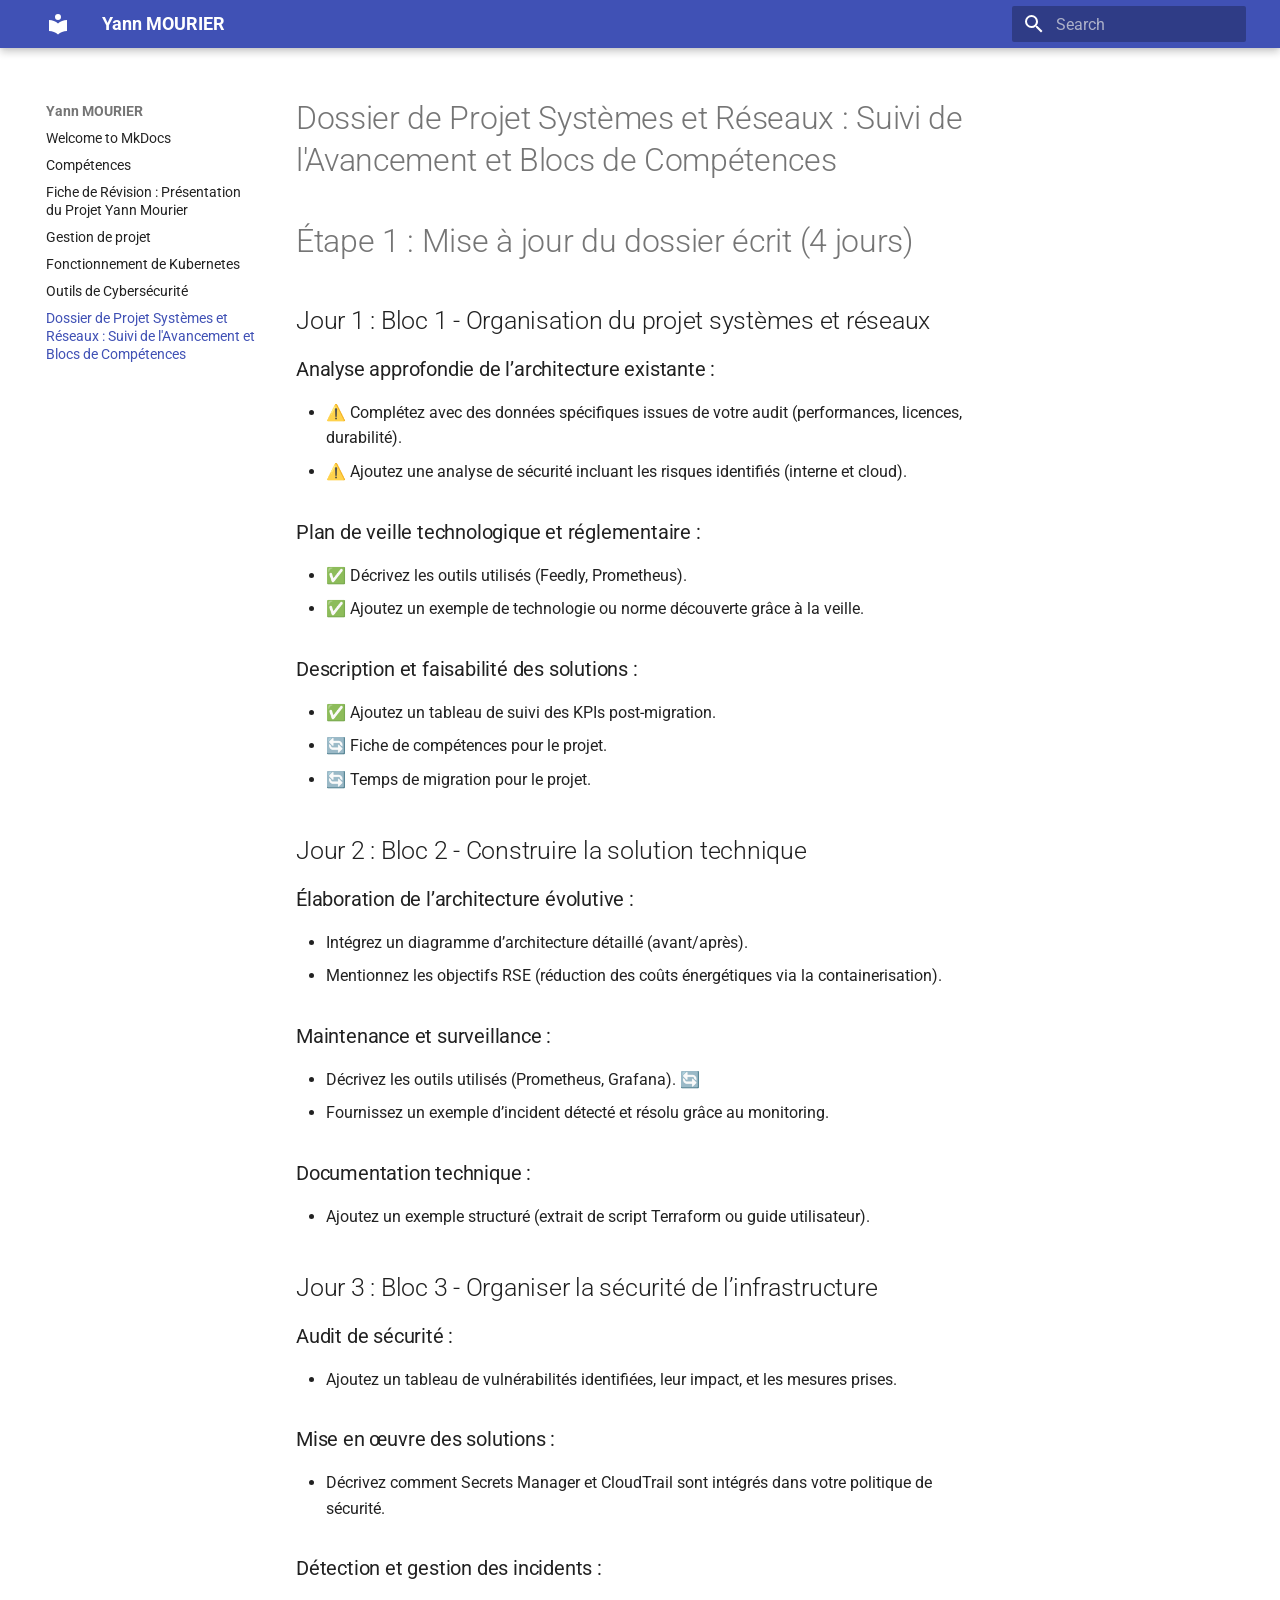
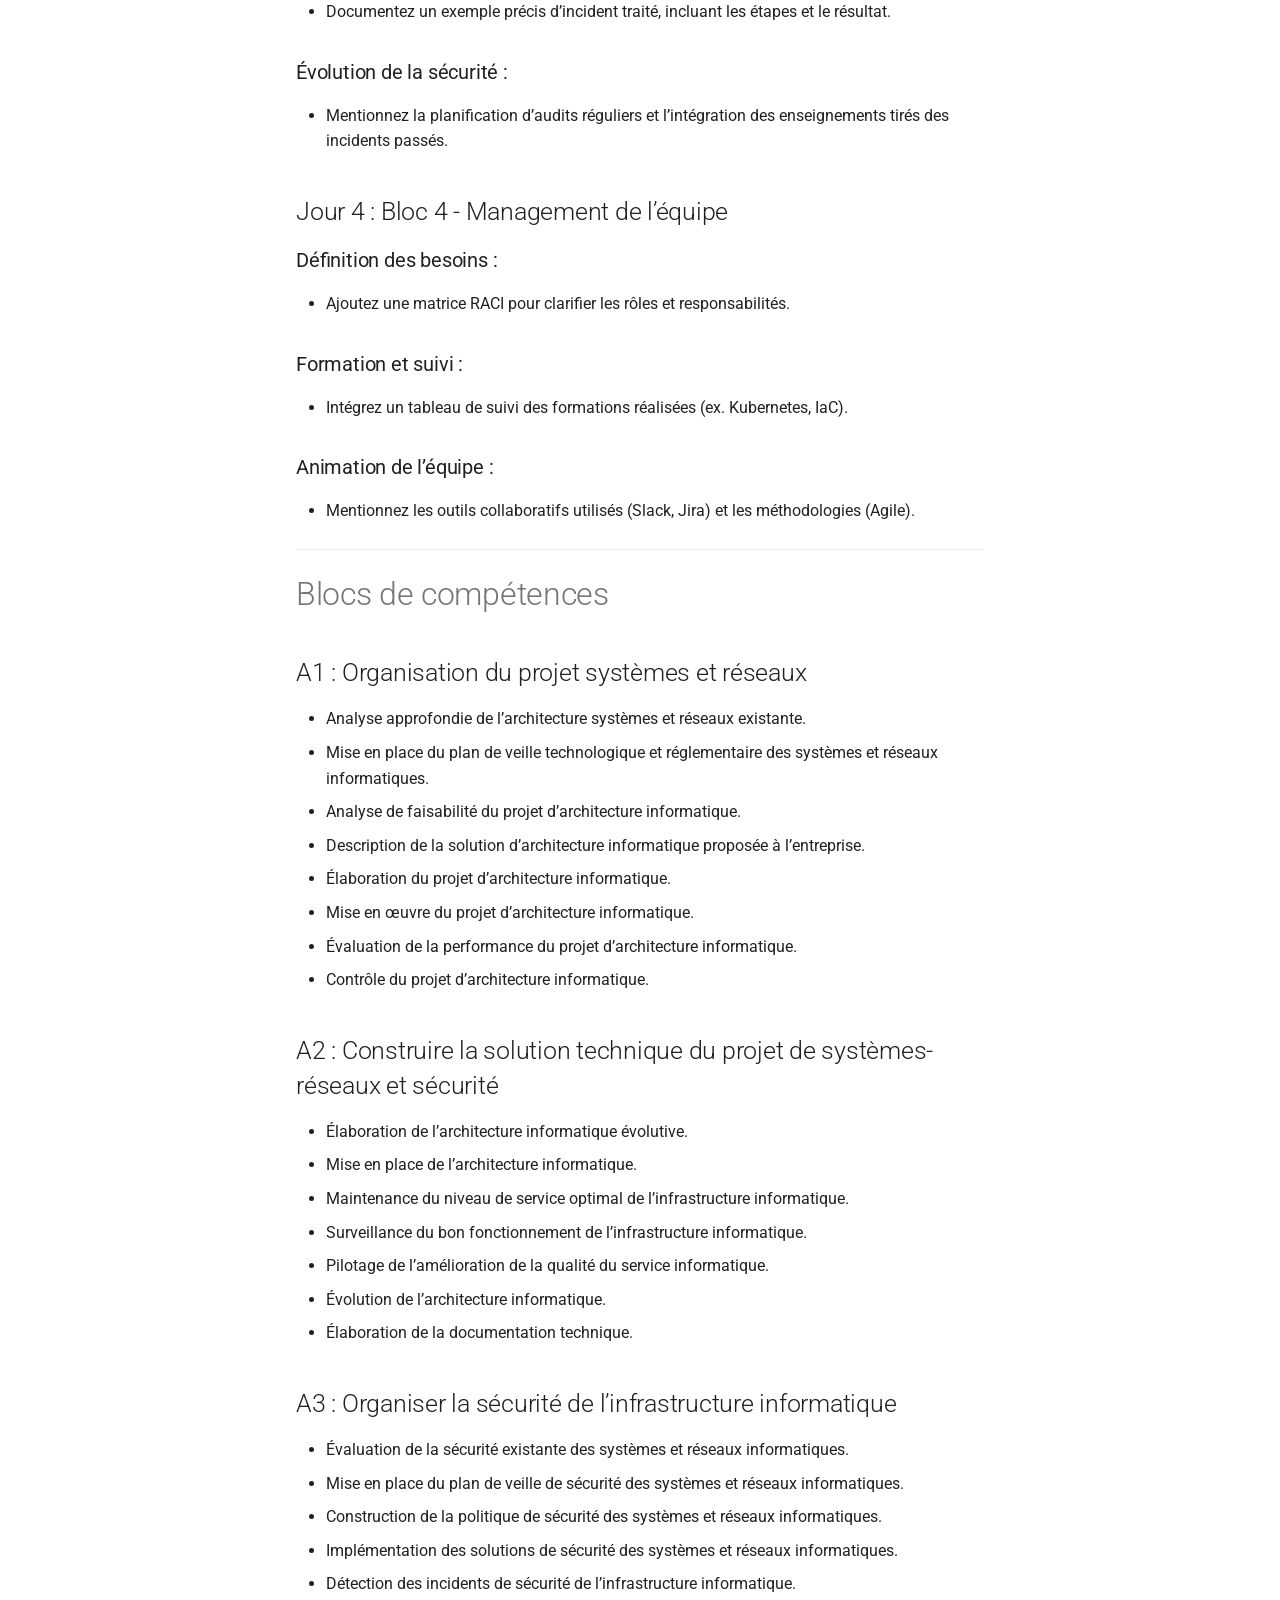
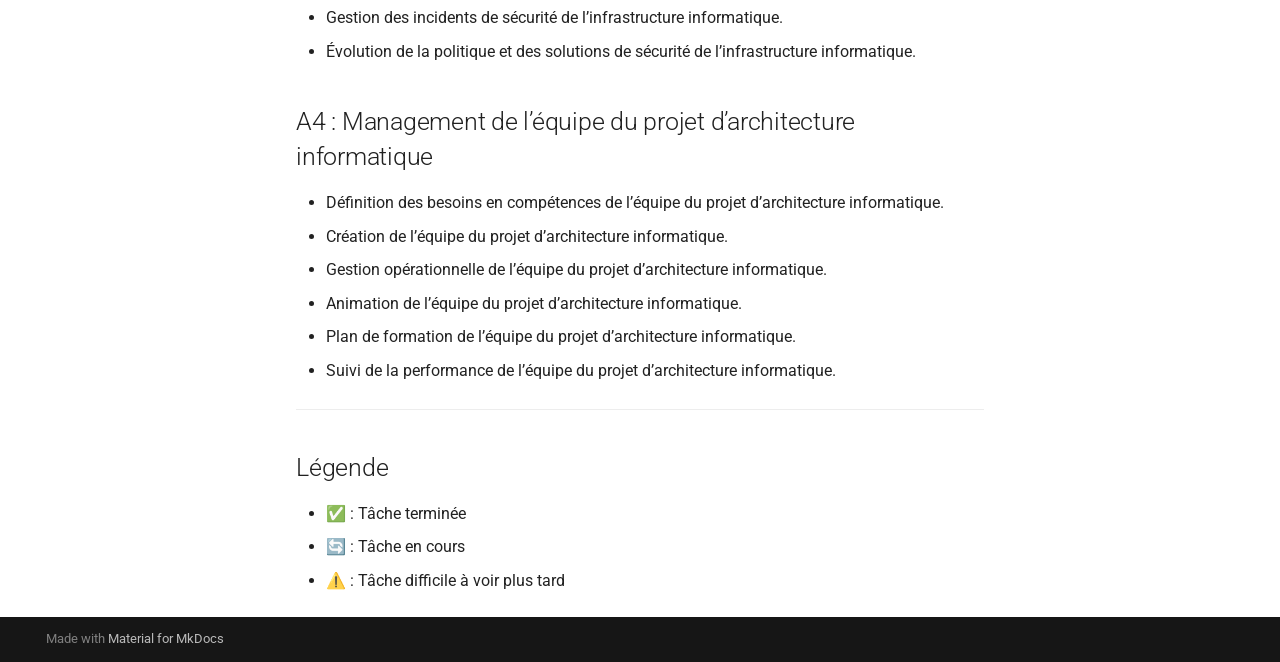
<file: steps_project/index.html>
<!doctype html>
<html lang="en" class="no-js">
  <head>
    
      <meta charset="utf-8">
      <meta name="viewport" content="width=device-width,initial-scale=1">
      
      
      
        <link rel="canonical" href="https://yannmourier.fr/steps_project/">
      
      
        <link rel="prev" href="../liens/">
      
      
      
      <link rel="icon" href="../assets/images/favicon.png">
      <meta name="generator" content="mkdocs-1.6.1, mkdocs-material-9.5.49">
    
    
      
        <title>Dossier de Projet Systèmes et Réseaux : Suivi de l'Avancement et Blocs de Compétences - Yann MOURIER</title>
      
    
    
      <link rel="stylesheet" href="../assets/stylesheets/main.6f8fc17f.min.css">
      
      


    
    
      
    
    
      
        
        
        <link rel="preconnect" href="https://fonts.gstatic.com" crossorigin>
        <link rel="stylesheet" href="https://fonts.googleapis.com/css?family=Roboto:300,300i,400,400i,700,700i%7CRoboto+Mono:400,400i,700,700i&display=fallback">
        <style>:root{--md-text-font:"Roboto";--md-code-font:"Roboto Mono"}</style>
      
    
    
    <script>__md_scope=new URL("..",location),__md_hash=e=>[...e].reduce(((e,_)=>(e<<5)-e+_.charCodeAt(0)),0),__md_get=(e,_=localStorage,t=__md_scope)=>JSON.parse(_.getItem(t.pathname+"."+e)),__md_set=(e,_,t=localStorage,a=__md_scope)=>{try{t.setItem(a.pathname+"."+e,JSON.stringify(_))}catch(e){}}</script>
    
      

    
    
    
  </head>
  
  
    <body dir="ltr">
  
    
    <input class="md-toggle" data-md-toggle="drawer" type="checkbox" id="__drawer" autocomplete="off">
    <input class="md-toggle" data-md-toggle="search" type="checkbox" id="__search" autocomplete="off">
    <label class="md-overlay" for="__drawer"></label>
    <div data-md-component="skip">
      
        
        <a href="#dossier-de-projet-systemes-et-reseaux-suivi-de-lavancement-et-blocs-de-competences" class="md-skip">
          Skip to content
        </a>
      
    </div>
    <div data-md-component="announce">
      
    </div>
    
    
      

  

<header class="md-header md-header--shadow" data-md-component="header">
  <nav class="md-header__inner md-grid" aria-label="Header">
    <a href=".." title="Yann MOURIER" class="md-header__button md-logo" aria-label="Yann MOURIER" data-md-component="logo">
      
  
  <svg xmlns="http://www.w3.org/2000/svg" viewBox="0 0 24 24"><path d="M12 8a3 3 0 0 0 3-3 3 3 0 0 0-3-3 3 3 0 0 0-3 3 3 3 0 0 0 3 3m0 3.54C9.64 9.35 6.5 8 3 8v11c3.5 0 6.64 1.35 9 3.54 2.36-2.19 5.5-3.54 9-3.54V8c-3.5 0-6.64 1.35-9 3.54"/></svg>

    </a>
    <label class="md-header__button md-icon" for="__drawer">
      
      <svg xmlns="http://www.w3.org/2000/svg" viewBox="0 0 24 24"><path d="M3 6h18v2H3zm0 5h18v2H3zm0 5h18v2H3z"/></svg>
    </label>
    <div class="md-header__title" data-md-component="header-title">
      <div class="md-header__ellipsis">
        <div class="md-header__topic">
          <span class="md-ellipsis">
            Yann MOURIER
          </span>
        </div>
        <div class="md-header__topic" data-md-component="header-topic">
          <span class="md-ellipsis">
            
              Dossier de Projet Systèmes et Réseaux : Suivi de l'Avancement et Blocs de Compétences
            
          </span>
        </div>
      </div>
    </div>
    
    
      <script>var palette=__md_get("__palette");if(palette&&palette.color){if("(prefers-color-scheme)"===palette.color.media){var media=matchMedia("(prefers-color-scheme: light)"),input=document.querySelector(media.matches?"[data-md-color-media='(prefers-color-scheme: light)']":"[data-md-color-media='(prefers-color-scheme: dark)']");palette.color.media=input.getAttribute("data-md-color-media"),palette.color.scheme=input.getAttribute("data-md-color-scheme"),palette.color.primary=input.getAttribute("data-md-color-primary"),palette.color.accent=input.getAttribute("data-md-color-accent")}for(var[key,value]of Object.entries(palette.color))document.body.setAttribute("data-md-color-"+key,value)}</script>
    
    
    
      <label class="md-header__button md-icon" for="__search">
        
        <svg xmlns="http://www.w3.org/2000/svg" viewBox="0 0 24 24"><path d="M9.5 3A6.5 6.5 0 0 1 16 9.5c0 1.61-.59 3.09-1.56 4.23l.27.27h.79l5 5-1.5 1.5-5-5v-.79l-.27-.27A6.52 6.52 0 0 1 9.5 16 6.5 6.5 0 0 1 3 9.5 6.5 6.5 0 0 1 9.5 3m0 2C7 5 5 7 5 9.5S7 14 9.5 14 14 12 14 9.5 12 5 9.5 5"/></svg>
      </label>
      <div class="md-search" data-md-component="search" role="dialog">
  <label class="md-search__overlay" for="__search"></label>
  <div class="md-search__inner" role="search">
    <form class="md-search__form" name="search">
      <input type="text" class="md-search__input" name="query" aria-label="Search" placeholder="Search" autocapitalize="off" autocorrect="off" autocomplete="off" spellcheck="false" data-md-component="search-query" required>
      <label class="md-search__icon md-icon" for="__search">
        
        <svg xmlns="http://www.w3.org/2000/svg" viewBox="0 0 24 24"><path d="M9.5 3A6.5 6.5 0 0 1 16 9.5c0 1.61-.59 3.09-1.56 4.23l.27.27h.79l5 5-1.5 1.5-5-5v-.79l-.27-.27A6.52 6.52 0 0 1 9.5 16 6.5 6.5 0 0 1 3 9.5 6.5 6.5 0 0 1 9.5 3m0 2C7 5 5 7 5 9.5S7 14 9.5 14 14 12 14 9.5 12 5 9.5 5"/></svg>
        
        <svg xmlns="http://www.w3.org/2000/svg" viewBox="0 0 24 24"><path d="M20 11v2H8l5.5 5.5-1.42 1.42L4.16 12l7.92-7.92L13.5 5.5 8 11z"/></svg>
      </label>
      <nav class="md-search__options" aria-label="Search">
        
        <button type="reset" class="md-search__icon md-icon" title="Clear" aria-label="Clear" tabindex="-1">
          
          <svg xmlns="http://www.w3.org/2000/svg" viewBox="0 0 24 24"><path d="M19 6.41 17.59 5 12 10.59 6.41 5 5 6.41 10.59 12 5 17.59 6.41 19 12 13.41 17.59 19 19 17.59 13.41 12z"/></svg>
        </button>
      </nav>
      
    </form>
    <div class="md-search__output">
      <div class="md-search__scrollwrap" tabindex="0" data-md-scrollfix>
        <div class="md-search-result" data-md-component="search-result">
          <div class="md-search-result__meta">
            Initializing search
          </div>
          <ol class="md-search-result__list" role="presentation"></ol>
        </div>
      </div>
    </div>
  </div>
</div>
    
    
  </nav>
  
</header>
    
    <div class="md-container" data-md-component="container">
      
      
        
          
        
      
      <main class="md-main" data-md-component="main">
        <div class="md-main__inner md-grid">
          
            
              
              <div class="md-sidebar md-sidebar--primary" data-md-component="sidebar" data-md-type="navigation" >
                <div class="md-sidebar__scrollwrap">
                  <div class="md-sidebar__inner">
                    



<nav class="md-nav md-nav--primary" aria-label="Navigation" data-md-level="0">
  <label class="md-nav__title" for="__drawer">
    <a href=".." title="Yann MOURIER" class="md-nav__button md-logo" aria-label="Yann MOURIER" data-md-component="logo">
      
  
  <svg xmlns="http://www.w3.org/2000/svg" viewBox="0 0 24 24"><path d="M12 8a3 3 0 0 0 3-3 3 3 0 0 0-3-3 3 3 0 0 0-3 3 3 3 0 0 0 3 3m0 3.54C9.64 9.35 6.5 8 3 8v11c3.5 0 6.64 1.35 9 3.54 2.36-2.19 5.5-3.54 9-3.54V8c-3.5 0-6.64 1.35-9 3.54"/></svg>

    </a>
    Yann MOURIER
  </label>
  
  <ul class="md-nav__list" data-md-scrollfix>
    
      
      
  
  
  
  
    <li class="md-nav__item">
      <a href=".." class="md-nav__link">
        
  
  <span class="md-ellipsis">
    Welcome to MkDocs
  </span>
  

      </a>
    </li>
  

    
      
      
  
  
  
  
    <li class="md-nav__item">
      <a href="../Dossier%20Comp%C3%A9tences/" class="md-nav__link">
        
  
  <span class="md-ellipsis">
    Compétences
  </span>
  

      </a>
    </li>
  

    
      
      
  
  
  
  
    <li class="md-nav__item">
      <a href="../fiche_revision/" class="md-nav__link">
        
  
  <span class="md-ellipsis">
    Fiche de Révision : Présentation du Projet Yann Mourier
  </span>
  

      </a>
    </li>
  

    
      
      
  
  
  
  
    <li class="md-nav__item">
      <a href="../gestion_de_projet/" class="md-nav__link">
        
  
  <span class="md-ellipsis">
    Gestion de projet
  </span>
  

      </a>
    </li>
  

    
      
      
  
  
  
  
    <li class="md-nav__item">
      <a href="../kubernetes/" class="md-nav__link">
        
  
  <span class="md-ellipsis">
    Fonctionnement de Kubernetes
  </span>
  

      </a>
    </li>
  

    
      
      
  
  
  
  
    <li class="md-nav__item">
      <a href="../liens/" class="md-nav__link">
        
  
  <span class="md-ellipsis">
    Outils de Cybersécurité
  </span>
  

      </a>
    </li>
  

    
      
      
  
  
    
  
  
  
    <li class="md-nav__item md-nav__item--active">
      
      <input class="md-nav__toggle md-toggle" type="checkbox" id="__toc">
      
      
        
      
      
      <a href="./" class="md-nav__link md-nav__link--active">
        
  
  <span class="md-ellipsis">
    Dossier de Projet Systèmes et Réseaux : Suivi de l'Avancement et Blocs de Compétences
  </span>
  

      </a>
      
    </li>
  

    
  </ul>
</nav>
                  </div>
                </div>
              </div>
            
            
              
              <div class="md-sidebar md-sidebar--secondary" data-md-component="sidebar" data-md-type="toc" >
                <div class="md-sidebar__scrollwrap">
                  <div class="md-sidebar__inner">
                    

<nav class="md-nav md-nav--secondary" aria-label="Table of contents">
  
  
  
    
  
  
</nav>
                  </div>
                </div>
              </div>
            
          
          
            <div class="md-content" data-md-component="content">
              <article class="md-content__inner md-typeset">
                
                  


<h1 id="dossier-de-projet-systemes-et-reseaux-suivi-de-lavancement-et-blocs-de-competences">Dossier de Projet Systèmes et Réseaux : Suivi de l'Avancement et Blocs de Compétences</h1>
<h1 id="etape-1-mise-a-jour-du-dossier-ecrit-4-jours">Étape 1 : Mise à jour du dossier écrit (4 jours)</h1>
<h2 id="jour-1-bloc-1-organisation-du-projet-systemes-et-reseaux">Jour 1 : Bloc 1 - Organisation du projet systèmes et réseaux</h2>
<h3 id="analyse-approfondie-de-larchitecture-existante">Analyse approfondie de l’architecture existante :</h3>
<ul>
<li>⚠️ Complétez avec des données spécifiques issues de votre audit (performances, licences, durabilité).</li>
<li>⚠️ Ajoutez une analyse de sécurité incluant les risques identifiés (interne et cloud).</li>
</ul>
<h3 id="plan-de-veille-technologique-et-reglementaire">Plan de veille technologique et réglementaire :</h3>
<ul>
<li>✅ Décrivez les outils utilisés (Feedly, Prometheus).</li>
<li>✅ Ajoutez un exemple de technologie ou norme découverte grâce à la veille.</li>
</ul>
<h3 id="description-et-faisabilite-des-solutions">Description et faisabilité des solutions :</h3>
<ul>
<li>✅ Ajoutez un tableau de suivi des KPIs post-migration.</li>
<li>🔄 Fiche de compétences pour le projet.</li>
<li>🔄 Temps de migration pour le projet.</li>
</ul>
<h2 id="jour-2-bloc-2-construire-la-solution-technique">Jour 2 : Bloc 2 - Construire la solution technique</h2>
<h3 id="elaboration-de-larchitecture-evolutive">Élaboration de l’architecture évolutive :</h3>
<ul>
<li>Intégrez un diagramme d’architecture détaillé (avant/après).</li>
<li>Mentionnez les objectifs RSE (réduction des coûts énergétiques via la containerisation).</li>
</ul>
<h3 id="maintenance-et-surveillance">Maintenance et surveillance :</h3>
<ul>
<li>Décrivez les outils utilisés (Prometheus, Grafana). 🔄</li>
<li>Fournissez un exemple d’incident détecté et résolu grâce au monitoring.</li>
</ul>
<h3 id="documentation-technique">Documentation technique :</h3>
<ul>
<li>Ajoutez un exemple structuré (extrait de script Terraform ou guide utilisateur).</li>
</ul>
<h2 id="jour-3-bloc-3-organiser-la-securite-de-linfrastructure">Jour 3 : Bloc 3 - Organiser la sécurité de l’infrastructure</h2>
<h3 id="audit-de-securite">Audit de sécurité :</h3>
<ul>
<li>Ajoutez un tableau de vulnérabilités identifiées, leur impact, et les mesures prises.</li>
</ul>
<h3 id="mise-en-uvre-des-solutions">Mise en œuvre des solutions :</h3>
<ul>
<li>Décrivez comment Secrets Manager et CloudTrail sont intégrés dans votre politique de sécurité.</li>
</ul>
<h3 id="detection-et-gestion-des-incidents">Détection et gestion des incidents :</h3>
<ul>
<li>Documentez un exemple précis d’incident traité, incluant les étapes et le résultat.</li>
</ul>
<h3 id="evolution-de-la-securite">Évolution de la sécurité :</h3>
<ul>
<li>Mentionnez la planification d’audits réguliers et l’intégration des enseignements tirés des incidents passés.</li>
</ul>
<h2 id="jour-4-bloc-4-management-de-lequipe">Jour 4 : Bloc 4 - Management de l’équipe</h2>
<h3 id="definition-des-besoins">Définition des besoins :</h3>
<ul>
<li>Ajoutez une matrice RACI pour clarifier les rôles et responsabilités.</li>
</ul>
<h3 id="formation-et-suivi">Formation et suivi :</h3>
<ul>
<li>Intégrez un tableau de suivi des formations réalisées (ex. Kubernetes, IaC).</li>
</ul>
<h3 id="animation-de-lequipe">Animation de l’équipe :</h3>
<ul>
<li>Mentionnez les outils collaboratifs utilisés (Slack, Jira) et les méthodologies (Agile).</li>
</ul>
<hr />
<h1 id="blocs-de-competences">Blocs de compétences</h1>
<h2 id="a1-organisation-du-projet-systemes-et-reseaux">A1 : Organisation du projet systèmes et réseaux</h2>
<ul>
<li>Analyse approfondie de l’architecture systèmes et réseaux existante.</li>
<li>Mise en place du plan de veille technologique et réglementaire des systèmes et réseaux informatiques.</li>
<li>Analyse de faisabilité du projet d’architecture informatique.</li>
<li>Description de la solution d’architecture informatique proposée à l’entreprise.</li>
<li>Élaboration du projet d’architecture informatique.</li>
<li>Mise en œuvre du projet d’architecture informatique.</li>
<li>Évaluation de la performance du projet d’architecture informatique.</li>
<li>Contrôle du projet d’architecture informatique.</li>
</ul>
<h2 id="a2-construire-la-solution-technique-du-projet-de-systemes-reseaux-et-securite">A2 : Construire la solution technique du projet de systèmes-réseaux et sécurité</h2>
<ul>
<li>Élaboration de l’architecture informatique évolutive.</li>
<li>Mise en place de l’architecture informatique.</li>
<li>Maintenance du niveau de service optimal de l’infrastructure informatique.</li>
<li>Surveillance du bon fonctionnement de l’infrastructure informatique.</li>
<li>Pilotage de l’amélioration de la qualité du service informatique.</li>
<li>Évolution de l’architecture informatique.</li>
<li>Élaboration de la documentation technique.</li>
</ul>
<h2 id="a3-organiser-la-securite-de-linfrastructure-informatique">A3 : Organiser la sécurité de l’infrastructure informatique</h2>
<ul>
<li>Évaluation de la sécurité existante des systèmes et réseaux informatiques.</li>
<li>Mise en place du plan de veille de sécurité des systèmes et réseaux informatiques.</li>
<li>Construction de la politique de sécurité des systèmes et réseaux informatiques.</li>
<li>Implémentation des solutions de sécurité des systèmes et réseaux informatiques.</li>
<li>Détection des incidents de sécurité de l’infrastructure informatique.</li>
<li>Gestion des incidents de sécurité de l’infrastructure informatique.</li>
<li>Évolution de la politique et des solutions de sécurité de l’infrastructure informatique.</li>
</ul>
<h2 id="a4-management-de-lequipe-du-projet-darchitecture-informatique">A4 : Management de l’équipe du projet d’architecture informatique</h2>
<ul>
<li>Définition des besoins en compétences de l’équipe du projet d’architecture informatique.</li>
<li>Création de l’équipe du projet d’architecture informatique.</li>
<li>Gestion opérationnelle de l’équipe du projet d’architecture informatique.</li>
<li>Animation de l’équipe du projet d’architecture informatique.</li>
<li>Plan de formation de l’équipe du projet d’architecture informatique.</li>
<li>Suivi de la performance de l’équipe du projet d’architecture informatique.</li>
</ul>
<hr />
<h2 id="legende">Légende</h2>
<ul>
<li>✅ : Tâche terminée</li>
<li>🔄 : Tâche en cours</li>
<li>⚠️ : Tâche difficile à voir plus tard</li>
</ul>












                
              </article>
            </div>
          
          
<script>var target=document.getElementById(location.hash.slice(1));target&&target.name&&(target.checked=target.name.startsWith("__tabbed_"))</script>
        </div>
        
      </main>
      
        <footer class="md-footer">
  
  <div class="md-footer-meta md-typeset">
    <div class="md-footer-meta__inner md-grid">
      <div class="md-copyright">
  
  
    Made with
    <a href="https://squidfunk.github.io/mkdocs-material/" target="_blank" rel="noopener">
      Material for MkDocs
    </a>
  
</div>
      
    </div>
  </div>
</footer>
      
    </div>
    <div class="md-dialog" data-md-component="dialog">
      <div class="md-dialog__inner md-typeset"></div>
    </div>
    
    
    <script id="__config" type="application/json">{"base": "..", "features": [], "search": "../assets/javascripts/workers/search.6ce7567c.min.js", "translations": {"clipboard.copied": "Copied to clipboard", "clipboard.copy": "Copy to clipboard", "search.result.more.one": "1 more on this page", "search.result.more.other": "# more on this page", "search.result.none": "No matching documents", "search.result.one": "1 matching document", "search.result.other": "# matching documents", "search.result.placeholder": "Type to start searching", "search.result.term.missing": "Missing", "select.version": "Select version"}}</script>
    
    
      <script src="../assets/javascripts/bundle.88dd0f4e.min.js"></script>
      
    
  </body>
</html>
</file>
<file: style.css>
/* =========================================================
   VARIABLES
   ========================================================= */

:root {
    --background: #f5f5f2;
    --background-gradient: #ffffff;

    --surface: #ffffff;
    --surface-hover: #fafafa;

    --text: #171717;
    --text-secondary: #6f6f6a;
    --text-muted: #999993;

    --border: #e5e5df;
    --border-hover: #d2d2ca;

    --accent: #171717;
    --accent-text: #ffffff;

    --icon-background: #f0f0ec;
    --tag-background: #f0f0ec;
    --tag-text: #676761;

    --radius: 18px;
    --max-width: 720px;

    --shadow: rgba(0, 0, 0, 0.06);
}


/* =========================================================
   DARK MODE
   ========================================================= */

html.dark {
    --background: #111111;
    --background-gradient: #1b1b1b;

    --surface: #1b1b1b;
    --surface-hover: #222222;

    --text: #f1f1ee;
    --text-secondary: #a8a8a2;
    --text-muted: #777771;

    --border: #2d2d2a;
    --border-hover: #41413d;

    --accent: #f1f1ee;
    --accent-text: #111111;

    --icon-background: #272724;
    --tag-background: #272724;
    --tag-text: #aaa9a2;

    --shadow: rgba(0, 0, 0, 0.30);
}


/* =========================================================
   RESET
   ========================================================= */

* {
    margin: 0;
    padding: 0;
    box-sizing: border-box;
}


html {
    scroll-behavior: smooth;
}


body {
    min-height: 100vh;

    background:
        radial-gradient(
            circle at top,
            var(--background-gradient) 0%,
            var(--background) 45%
        );

    color: var(--text);

    font-family:
        Inter,
        -apple-system,
        BlinkMacSystemFont,
        "Segoe UI",
        Roboto,
        Helvetica,
        Arial,
        sans-serif;

    line-height: 1.6;

    -webkit-font-smoothing: antialiased;

    transition:
        background 250ms ease,
        color 250ms ease;
}


a {
    color: inherit;
    text-decoration: none;
}


/* =========================================================
   CONTAINER
   ========================================================= */

.container {
    width: min(
        calc(100% - 40px),
        var(--max-width)
    );

    margin: 0 auto;

    padding: 70px 0 40px;
}


/* =========================================================
   PROFILE
   ========================================================= */

.profile {
    text-align: center;

    margin-bottom: 42px;
}


.top-bar {
    position: relative;

    display: flex;

    justify-content: center;
    align-items: center;

    margin-bottom: 22px;
}


.avatar {
    width: 76px;
    height: 76px;

    display: flex;
    align-items: center;
    justify-content: center;

    border-radius: 50%;

    background: var(--accent);
    color: var(--accent-text);

    font-size: 21px;
    font-weight: 700;

    letter-spacing: -0.04em;

    box-shadow:
        0 10px 30px var(--shadow);

    transition:
        background 250ms ease,
        color 250ms ease;
}


/* =========================================================
   THEME BUTTON
   ========================================================= */

.theme-toggle {
    position: absolute;

    right: 0;

    width: 40px;
    height: 40px;

    display: flex;
    align-items: center;
    justify-content: center;

    border: 1px solid var(--border);

    border-radius: 50%;

    background: var(--surface);

    color: var(--text);

    font-size: 17px;

    cursor: pointer;

    transition:
        transform 180ms ease,
        background 180ms ease,
        border-color 180ms ease,
        color 180ms ease;
}


.theme-toggle:hover {
    transform: rotate(10deg) scale(1.05);

    border-color: var(--border-hover);

    background: var(--surface-hover);
}


.theme-toggle .moon {
    display: none;
}


html.dark .theme-toggle .sun {
    display: none;
}


html.dark .theme-toggle .moon {
    display: inline;
}


h1 {
    font-size: clamp(32px, 6vw, 46px);

    line-height: 1.1;

    letter-spacing: -0.045em;

    font-weight: 700;
}


.subtitle {
    margin-top: 12px;

    color: var(--text-secondary);

    font-size: 15px;
}


.intro {
    max-width: 560px;

    margin: 18px auto 0;

    color: var(--text-secondary);

    font-size: 15px;

    line-height: 1.7;
}


/* =========================================================
   LINKS
   ========================================================= */

.links {
    display: flex;
    flex-direction: column;

    gap: 12px;

    margin-bottom: 70px;
}


.link-card {
    min-height: 76px;

    display: grid;

    grid-template-columns:
        44px
        1fr
        30px;

    align-items: center;

    gap: 14px;

    padding: 14px 18px;

    background: var(--surface);

    border: 1px solid var(--border);

    border-radius: var(--radius);

    transition:
        transform 180ms ease,
        border-color 180ms ease,
        box-shadow 180ms ease,
        background 250ms ease;
}


.link-card:hover {
    transform: translateY(-2px);

    border-color: var(--border-hover);

    background: var(--surface-hover);

    box-shadow:
        0 12px 30px var(--shadow);
}


.icon {
    width: 44px;
    height: 44px;

    display: flex;
    align-items: center;
    justify-content: center;

    border-radius: 12px;

    background: var(--icon-background);

    font-size: 17px;
    font-weight: 700;

    transition:
        background 250ms ease;
}


.link-card strong {
    display: block;

    font-size: 15px;

    line-height: 1.3;
}


.link-card small {
    display: block;

    margin-top: 3px;

    color: var(--text-secondary);

    font-size: 13px;
}


.arrow {
    color: var(--text-muted);

    font-size: 18px;

    text-align: right;

    transition:
        transform 180ms ease,
        color 180ms ease;
}


.link-card:hover .arrow {
    color: var(--text);

    transform: translate(2px, -2px);
}


/* =========================================================
   SECTIONS
   ========================================================= */

section {
    margin-bottom: 70px;
}


.section-heading {
    display: flex;
    align-items: flex-start;

    gap: 16px;

    margin-bottom: 24px;
}


.section-label {
    flex-shrink: 0;

    padding-top: 5px;

    color: var(--text-muted);

    font-family:
        "SFMono-Regular",
        Consolas,
        "Liberation Mono",
        monospace;

    font-size: 12px;
}


.section-heading h2 {
    font-size: 25px;

    line-height: 1.2;

    letter-spacing: -0.03em;
}


.section-heading p {
    margin-top: 5px;

    color: var(--text-secondary);

    font-size: 14px;
}


/* =========================================================
   PROJECTS
   ========================================================= */

.project-list {
    display: flex;
    flex-direction: column;

    border-top: 1px solid var(--border);
}


.project {
    display: grid;

    grid-template-columns: 55px 1fr;

    gap: 12px;

    padding: 28px 0;

    border-bottom: 1px solid var(--border);
}


.project-number {
    color: var(--text-muted);

    font-family:
        "SFMono-Regular",
        Consolas,
        "Liberation Mono",
        monospace;

    font-size: 12px;

    padding-top: 3px;
}


.project-top {
    display: flex;

    align-items: center;
    justify-content: space-between;

    gap: 15px;
}


.project h3 {
    font-size: 18px;

    letter-spacing: -0.02em;
}


.status {
    flex-shrink: 0;

    padding: 4px 9px;

    border: 1px solid var(--border);

    border-radius: 999px;

    color: var(--text-secondary);

    font-size: 11px;
}


.project-content > p {
    margin-top: 9px;

    max-width: 570px;

    color: var(--text-secondary);

    font-size: 14px;

    line-height: 1.7;
}


/* =========================================================
   TAGS
   ========================================================= */

.tags {
    display: flex;

    flex-wrap: wrap;

    gap: 7px;

    margin-top: 15px;
}


.tags span {
    padding: 4px 9px;

    border-radius: 6px;

    background: var(--tag-background);

    color: var(--tag-text);

    font-size: 11px;

    font-weight: 500;
}


/* =========================================================
   PROJECT LINK
   ========================================================= */

.project-link {
    display: inline-block;

    margin-top: 17px;

    font-size: 13px;

    font-weight: 600;

    border-bottom: 1px solid transparent;

    transition:
        border-color 160ms ease;
}


.project-link:hover {
    border-color: var(--text);
}


/* =========================================================
   CONTACT
   ========================================================= */

.contact-button {
    display: flex;

    align-items: center;
    justify-content: space-between;

    padding: 17px 20px;

    background: var(--accent);

    color: var(--accent-text);

    border-radius: 14px;

    font-size: 14px;

    font-weight: 600;

    transition:
        transform 180ms ease,
        box-shadow 180ms ease,
        background 250ms ease,
        color 250ms ease;
}


.contact-button:hover {
    transform: translateY(-2px);

    box-shadow:
        0 12px 28px var(--shadow);
}


.contact-button span {
    font-size: 18px;
}


/* =========================================================
   FOOTER
   ========================================================= */

footer {
    display: flex;

    align-items: center;
    justify-content: space-between;

    padding-top: 25px;

    border-top: 1px solid var(--border);

    color: var(--text-muted);

    font-size: 11px;
}


/* =========================================================
   RESPONSIVE
   ========================================================= */

@media (max-width: 600px) {

    .container {
        width: min(
            calc(100% - 28px),
            var(--max-width)
        );

        padding-top: 45px;
    }


    .profile {
        margin-bottom: 32px;
    }


    .avatar {
        width: 68px;
        height: 68px;
    }


    .theme-toggle {
        width: 38px;
        height: 38px;
    }


    .intro {
        font-size: 14px;
    }


    .links {
        margin-bottom: 55px;
    }


    .link-card {
        min-height: 70px;

        padding: 12px 14px;

        grid-template-columns:
            40px
            1fr
            24px;
    }


    .icon {
        width: 40px;
        height: 40px;
    }


    section {
        margin-bottom: 55px;
    }


    .project {
        grid-template-columns: 38px 1fr;

        padding: 23px 0;
    }


    .project-top {
        align-items: flex-start;
    }


    .project h3 {
        font-size: 17px;
    }


    .status {
        font-size: 10px;
    }


    footer {
        flex-direction: column;

        align-items: flex-start;

        gap: 5px;
    }

}
</file>
<file: assets/stylesheets/main.6f8fc17f.min.css>
@charset "UTF-8";html{-webkit-text-size-adjust:none;-moz-text-size-adjust:none;text-size-adjust:none;box-sizing:border-box}*,:after,:before{box-sizing:inherit}@media (prefers-reduced-motion){*,:after,:before{transition:none!important}}body{margin:0}a,button,input,label{-webkit-tap-highlight-color:transparent}a{color:inherit;text-decoration:none}hr{border:0;box-sizing:initial;display:block;height:.05rem;overflow:visible;padding:0}small{font-size:80%}sub,sup{line-height:1em}img{border-style:none}table{border-collapse:initial;border-spacing:0}td,th{font-weight:400;vertical-align:top}button{background:#0000;border:0;font-family:inherit;font-size:inherit;margin:0;padding:0}input{border:0;outline:none}:root{--md-primary-fg-color:#4051b5;--md-primary-fg-color--light:#5d6cc0;--md-primary-fg-color--dark:#303fa1;--md-primary-bg-color:#fff;--md-primary-bg-color--light:#ffffffb3;--md-accent-fg-color:#526cfe;--md-accent-fg-color--transparent:#526cfe1a;--md-accent-bg-color:#fff;--md-accent-bg-color--light:#ffffffb3}[data-md-color-scheme=default]{color-scheme:light}[data-md-color-scheme=default] img[src$="#gh-dark-mode-only"],[data-md-color-scheme=default] img[src$="#only-dark"]{display:none}:root,[data-md-color-scheme=default]{--md-hue:225deg;--md-default-fg-color:#000000de;--md-default-fg-color--light:#0000008a;--md-default-fg-color--lighter:#00000052;--md-default-fg-color--lightest:#00000012;--md-default-bg-color:#fff;--md-default-bg-color--light:#ffffffb3;--md-default-bg-color--lighter:#ffffff4d;--md-default-bg-color--lightest:#ffffff1f;--md-code-fg-color:#36464e;--md-code-bg-color:#f5f5f5;--md-code-hl-color:#4287ff;--md-code-hl-color--light:#4287ff1a;--md-code-hl-number-color:#d52a2a;--md-code-hl-special-color:#db1457;--md-code-hl-function-color:#a846b9;--md-code-hl-constant-color:#6e59d9;--md-code-hl-keyword-color:#3f6ec6;--md-code-hl-string-color:#1c7d4d;--md-code-hl-name-color:var(--md-code-fg-color);--md-code-hl-operator-color:var(--md-default-fg-color--light);--md-code-hl-punctuation-color:var(--md-default-fg-color--light);--md-code-hl-comment-color:var(--md-default-fg-color--light);--md-code-hl-generic-color:var(--md-default-fg-color--light);--md-code-hl-variable-color:var(--md-default-fg-color--light);--md-typeset-color:var(--md-default-fg-color);--md-typeset-a-color:var(--md-primary-fg-color);--md-typeset-del-color:#f5503d26;--md-typeset-ins-color:#0bd57026;--md-typeset-kbd-color:#fafafa;--md-typeset-kbd-accent-color:#fff;--md-typeset-kbd-border-color:#b8b8b8;--md-typeset-mark-color:#ffff0080;--md-typeset-table-color:#0000001f;--md-typeset-table-color--light:rgba(0,0,0,.035);--md-admonition-fg-color:var(--md-default-fg-color);--md-admonition-bg-color:var(--md-default-bg-color);--md-warning-fg-color:#000000de;--md-warning-bg-color:#ff9;--md-footer-fg-color:#fff;--md-footer-fg-color--light:#ffffffb3;--md-footer-fg-color--lighter:#ffffff73;--md-footer-bg-color:#000000de;--md-footer-bg-color--dark:#00000052;--md-shadow-z1:0 0.2rem 0.5rem #0000000d,0 0 0.05rem #0000001a;--md-shadow-z2:0 0.2rem 0.5rem #0000001a,0 0 0.05rem #00000040;--md-shadow-z3:0 0.2rem 0.5rem #0003,0 0 0.05rem #00000059}.md-icon svg{fill:currentcolor;display:block;height:1.2rem;width:1.2rem}body{-webkit-font-smoothing:antialiased;-moz-osx-font-smoothing:grayscale;--md-text-font-family:var(--md-text-font,_),-apple-system,BlinkMacSystemFont,Helvetica,Arial,sans-serif;--md-code-font-family:var(--md-code-font,_),SFMono-Regular,Consolas,Menlo,monospace}aside,body,input{font-feature-settings:"kern","liga";color:var(--md-typeset-color);font-family:var(--md-text-font-family)}code,kbd,pre{font-feature-settings:"kern";font-family:var(--md-code-font-family)}:root{--md-typeset-table-sort-icon:url('data:image/svg+xml;charset=utf-8,<svg xmlns="http://www.w3.org/2000/svg" viewBox="0 0 24 24"><path d="m18 21-4-4h3V7h-3l4-4 4 4h-3v10h3M2 19v-2h10v2M2 13v-2h7v2M2 7V5h4v2z"/></svg>');--md-typeset-table-sort-icon--asc:url('data:image/svg+xml;charset=utf-8,<svg xmlns="http://www.w3.org/2000/svg" viewBox="0 0 24 24"><path d="M19 17h3l-4 4-4-4h3V3h2M2 17h10v2H2M6 5v2H2V5m0 6h7v2H2z"/></svg>');--md-typeset-table-sort-icon--desc:url('data:image/svg+xml;charset=utf-8,<svg xmlns="http://www.w3.org/2000/svg" viewBox="0 0 24 24"><path d="M19 7h3l-4-4-4 4h3v14h2M2 17h10v2H2M6 5v2H2V5m0 6h7v2H2z"/></svg>')}.md-typeset{-webkit-print-color-adjust:exact;color-adjust:exact;font-size:.8rem;line-height:1.6}@media print{.md-typeset{font-size:.68rem}}.md-typeset blockquote,.md-typeset dl,.md-typeset figure,.md-typeset ol,.md-typeset pre,.md-typeset ul{margin-bottom:1em;margin-top:1em}.md-typeset h1{color:var(--md-default-fg-color--light);font-size:2em;line-height:1.3;margin:0 0 1.25em}.md-typeset h1,.md-typeset h2{font-weight:300;letter-spacing:-.01em}.md-typeset h2{font-size:1.5625em;line-height:1.4;margin:1.6em 0 .64em}.md-typeset h3{font-size:1.25em;font-weight:400;letter-spacing:-.01em;line-height:1.5;margin:1.6em 0 .8em}.md-typeset h2+h3{margin-top:.8em}.md-typeset h4{font-weight:700;letter-spacing:-.01em;margin:1em 0}.md-typeset h5,.md-typeset h6{color:var(--md-default-fg-color--light);font-size:.8em;font-weight:700;letter-spacing:-.01em;margin:1.25em 0}.md-typeset h5{text-transform:uppercase}.md-typeset h5 code{text-transform:none}.md-typeset hr{border-bottom:.05rem solid var(--md-default-fg-color--lightest);display:flow-root;margin:1.5em 0}.md-typeset a{color:var(--md-typeset-a-color);word-break:break-word}.md-typeset a,.md-typeset a:before{transition:color 125ms}.md-typeset a:focus,.md-typeset a:hover{color:var(--md-accent-fg-color)}.md-typeset a:focus code,.md-typeset a:hover code{background-color:var(--md-accent-fg-color--transparent)}.md-typeset a code{color:currentcolor;transition:background-color 125ms}.md-typeset a.focus-visible{outline-color:var(--md-accent-fg-color);outline-offset:.2rem}.md-typeset code,.md-typeset kbd,.md-typeset pre{color:var(--md-code-fg-color);direction:ltr;font-variant-ligatures:none}@media print{.md-typeset code,.md-typeset kbd,.md-typeset pre{white-space:pre-wrap}}.md-typeset code{background-color:var(--md-code-bg-color);border-radius:.1rem;-webkit-box-decoration-break:clone;box-decoration-break:clone;font-size:.85em;padding:0 .2941176471em;word-break:break-word}.md-typeset code:not(.focus-visible){-webkit-tap-highlight-color:transparent;outline:none}.md-typeset pre{display:flow-root;line-height:1.4;position:relative}.md-typeset pre>code{-webkit-box-decoration-break:slice;box-decoration-break:slice;box-shadow:none;display:block;margin:0;outline-color:var(--md-accent-fg-color);overflow:auto;padding:.7720588235em 1.1764705882em;scrollbar-color:var(--md-default-fg-color--lighter) #0000;scrollbar-width:thin;touch-action:auto;word-break:normal}.md-typeset pre>code:hover{scrollbar-color:var(--md-accent-fg-color) #0000}.md-typeset pre>code::-webkit-scrollbar{height:.2rem;width:.2rem}.md-typeset pre>code::-webkit-scrollbar-thumb{background-color:var(--md-default-fg-color--lighter)}.md-typeset pre>code::-webkit-scrollbar-thumb:hover{background-color:var(--md-accent-fg-color)}.md-typeset kbd{background-color:var(--md-typeset-kbd-color);border-radius:.1rem;box-shadow:0 .1rem 0 .05rem var(--md-typeset-kbd-border-color),0 .1rem 0 var(--md-typeset-kbd-border-color),0 -.1rem .2rem var(--md-typeset-kbd-accent-color) inset;color:var(--md-default-fg-color);display:inline-block;font-size:.75em;padding:0 .6666666667em;vertical-align:text-top;word-break:break-word}.md-typeset mark{background-color:var(--md-typeset-mark-color);-webkit-box-decoration-break:clone;box-decoration-break:clone;color:inherit;word-break:break-word}.md-typeset abbr{border-bottom:.05rem dotted var(--md-default-fg-color--light);cursor:help;text-decoration:none}.md-typeset small{opacity:.75}[dir=ltr] .md-typeset sub,[dir=ltr] .md-typeset sup{margin-left:.078125em}[dir=rtl] .md-typeset sub,[dir=rtl] .md-typeset sup{margin-right:.078125em}[dir=ltr] .md-typeset blockquote{padding-left:.6rem}[dir=rtl] .md-typeset blockquote{padding-right:.6rem}[dir=ltr] .md-typeset blockquote{border-left:.2rem solid var(--md-default-fg-color--lighter)}[dir=rtl] .md-typeset blockquote{border-right:.2rem solid var(--md-default-fg-color--lighter)}.md-typeset blockquote{color:var(--md-default-fg-color--light);margin-left:0;margin-right:0}.md-typeset ul{list-style-type:disc}.md-typeset ul[type]{list-style-type:revert-layer}[dir=ltr] .md-typeset ol,[dir=ltr] .md-typeset ul{margin-left:.625em}[dir=rtl] .md-typeset ol,[dir=rtl] .md-typeset ul{margin-right:.625em}.md-typeset ol,.md-typeset ul{padding:0}.md-typeset ol:not([hidden]),.md-typeset ul:not([hidden]){display:flow-root}.md-typeset ol ol,.md-typeset ul ol{list-style-type:lower-alpha}.md-typeset ol ol ol,.md-typeset ul ol ol{list-style-type:lower-roman}.md-typeset ol ol ol ol,.md-typeset ul ol ol ol{list-style-type:upper-alpha}.md-typeset ol ol ol ol ol,.md-typeset ul ol ol ol ol{list-style-type:upper-roman}.md-typeset ol[type],.md-typeset ul[type]{list-style-type:revert-layer}[dir=ltr] .md-typeset ol li,[dir=ltr] .md-typeset ul li{margin-left:1.25em}[dir=rtl] .md-typeset ol li,[dir=rtl] .md-typeset ul li{margin-right:1.25em}.md-typeset ol li,.md-typeset ul li{margin-bottom:.5em}.md-typeset ol li blockquote,.md-typeset ol li p,.md-typeset ul li blockquote,.md-typeset ul li p{margin:.5em 0}.md-typeset ol li:last-child,.md-typeset ul li:last-child{margin-bottom:0}[dir=ltr] .md-typeset ol li ol,[dir=ltr] .md-typeset ol li ul,[dir=ltr] .md-typeset ul li ol,[dir=ltr] .md-typeset ul li ul{margin-left:.625em}[dir=rtl] .md-typeset ol li ol,[dir=rtl] .md-typeset ol li ul,[dir=rtl] .md-typeset ul li ol,[dir=rtl] .md-typeset ul li ul{margin-right:.625em}.md-typeset ol li ol,.md-typeset ol li ul,.md-typeset ul li ol,.md-typeset ul li ul{margin-bottom:.5em;margin-top:.5em}[dir=ltr] .md-typeset dd{margin-left:1.875em}[dir=rtl] .md-typeset dd{margin-right:1.875em}.md-typeset dd{margin-bottom:1.5em;margin-top:1em}.md-typeset img,.md-typeset svg,.md-typeset video{height:auto;max-width:100%}.md-typeset img[align=left]{margin:1em 1em 1em 0}.md-typeset img[align=right]{margin:1em 0 1em 1em}.md-typeset img[align]:only-child{margin-top:0}.md-typeset figure{display:flow-root;margin:1em auto;max-width:100%;text-align:center;width:-moz-fit-content;width:fit-content}.md-typeset figure img{display:block;margin:0 auto}.md-typeset figcaption{font-style:italic;margin:1em auto;max-width:24rem}.md-typeset iframe{max-width:100%}.md-typeset table:not([class]){background-color:var(--md-default-bg-color);border:.05rem solid var(--md-typeset-table-color);border-radius:.1rem;display:inline-block;font-size:.64rem;max-width:100%;overflow:auto;touch-action:auto}@media print{.md-typeset table:not([class]){display:table}}.md-typeset table:not([class])+*{margin-top:1.5em}.md-typeset table:not([class]) td>:first-child,.md-typeset table:not([class]) th>:first-child{margin-top:0}.md-typeset table:not([class]) td>:last-child,.md-typeset table:not([class]) th>:last-child{margin-bottom:0}.md-typeset table:not([class]) td:not([align]),.md-typeset table:not([class]) th:not([align]){text-align:left}[dir=rtl] .md-typeset table:not([class]) td:not([align]),[dir=rtl] .md-typeset table:not([class]) th:not([align]){text-align:right}.md-typeset table:not([class]) th{font-weight:700;min-width:5rem;padding:.9375em 1.25em;vertical-align:top}.md-typeset table:not([class]) td{border-top:.05rem solid var(--md-typeset-table-color);padding:.9375em 1.25em;vertical-align:top}.md-typeset table:not([class]) tbody tr{transition:background-color 125ms}.md-typeset table:not([class]) tbody tr:hover{background-color:var(--md-typeset-table-color--light);box-shadow:0 .05rem 0 var(--md-default-bg-color) inset}.md-typeset table:not([class]) a{word-break:normal}.md-typeset table th[role=columnheader]{cursor:pointer}[dir=ltr] .md-typeset table th[role=columnheader]:after{margin-left:.5em}[dir=rtl] .md-typeset table th[role=columnheader]:after{margin-right:.5em}.md-typeset table th[role=columnheader]:after{content:"";display:inline-block;height:1.2em;-webkit-mask-image:var(--md-typeset-table-sort-icon);mask-image:var(--md-typeset-table-sort-icon);-webkit-mask-repeat:no-repeat;mask-repeat:no-repeat;-webkit-mask-size:contain;mask-size:contain;transition:background-color 125ms;vertical-align:text-bottom;width:1.2em}.md-typeset table th[role=columnheader]:hover:after{background-color:var(--md-default-fg-color--lighter)}.md-typeset table th[role=columnheader][aria-sort=ascending]:after{background-color:var(--md-default-fg-color--light);-webkit-mask-image:var(--md-typeset-table-sort-icon--asc);mask-image:var(--md-typeset-table-sort-icon--asc)}.md-typeset table th[role=columnheader][aria-sort=descending]:after{background-color:var(--md-default-fg-color--light);-webkit-mask-image:var(--md-typeset-table-sort-icon--desc);mask-image:var(--md-typeset-table-sort-icon--desc)}.md-typeset__scrollwrap{margin:1em -.8rem;overflow-x:auto;touch-action:auto}.md-typeset__table{display:inline-block;margin-bottom:.5em;padding:0 .8rem}@media print{.md-typeset__table{display:block}}html .md-typeset__table table{display:table;margin:0;overflow:hidden;width:100%}@media screen and (max-width:44.984375em){.md-content__inner>pre{margin:1em -.8rem}.md-content__inner>pre code{border-radius:0}}.md-typeset .md-author{border-radius:100%;display:block;flex-shrink:0;height:1.6rem;overflow:hidden;position:relative;transition:color 125ms,transform 125ms;width:1.6rem}.md-typeset .md-author img{display:block}.md-typeset .md-author--more{background:var(--md-default-fg-color--lightest);color:var(--md-default-fg-color--lighter);font-size:.6rem;font-weight:700;line-height:1.6rem;text-align:center}.md-typeset .md-author--long{height:2.4rem;width:2.4rem}.md-typeset a.md-author{transform:scale(1)}.md-typeset a.md-author img{border-radius:100%;filter:grayscale(100%) opacity(75%);transition:filter 125ms}.md-typeset a.md-author:focus,.md-typeset a.md-author:hover{transform:scale(1.1);z-index:1}.md-typeset a.md-author:focus img,.md-typeset a.md-author:hover img{filter:grayscale(0)}.md-banner{background-color:var(--md-footer-bg-color);color:var(--md-footer-fg-color);overflow:auto}@media print{.md-banner{display:none}}.md-banner--warning{background-color:var(--md-warning-bg-color);color:var(--md-warning-fg-color)}.md-banner__inner{font-size:.7rem;margin:.6rem auto;padding:0 .8rem}[dir=ltr] .md-banner__button{float:right}[dir=rtl] .md-banner__button{float:left}.md-banner__button{color:inherit;cursor:pointer;transition:opacity .25s}.no-js .md-banner__button{display:none}.md-banner__button:hover{opacity:.7}html{font-size:125%;height:100%;overflow-x:hidden}@media screen and (min-width:100em){html{font-size:137.5%}}@media screen and (min-width:125em){html{font-size:150%}}body{background-color:var(--md-default-bg-color);display:flex;flex-direction:column;font-size:.5rem;min-height:100%;position:relative;width:100%}@media print{body{display:block}}@media screen and (max-width:59.984375em){body[data-md-scrolllock]{position:fixed}}.md-grid{margin-left:auto;margin-right:auto;max-width:61rem}.md-container{display:flex;flex-direction:column;flex-grow:1}@media print{.md-container{display:block}}.md-main{flex-grow:1}.md-main__inner{display:flex;height:100%;margin-top:1.5rem}.md-ellipsis{overflow:hidden;text-overflow:ellipsis}.md-toggle{display:none}.md-option{height:0;opacity:0;position:absolute;width:0}.md-option:checked+label:not([hidden]){display:block}.md-option.focus-visible+label{outline-color:var(--md-accent-fg-color);outline-style:auto}.md-skip{background-color:var(--md-default-fg-color);border-radius:.1rem;color:var(--md-default-bg-color);font-size:.64rem;margin:.5rem;opacity:0;outline-color:var(--md-accent-fg-color);padding:.3rem .5rem;position:fixed;transform:translateY(.4rem);z-index:-1}.md-skip:focus{opacity:1;transform:translateY(0);transition:transform .25s cubic-bezier(.4,0,.2,1),opacity 175ms 75ms;z-index:10}@page{margin:25mm}:root{--md-clipboard-icon:url('data:image/svg+xml;charset=utf-8,<svg xmlns="http://www.w3.org/2000/svg" viewBox="0 0 24 24"><path d="M19 21H8V7h11m0-2H8a2 2 0 0 0-2 2v14a2 2 0 0 0 2 2h11a2 2 0 0 0 2-2V7a2 2 0 0 0-2-2m-3-4H4a2 2 0 0 0-2 2v14h2V3h12z"/></svg>')}.md-clipboard{border-radius:.1rem;color:var(--md-default-fg-color--lightest);cursor:pointer;height:1.5em;outline-color:var(--md-accent-fg-color);outline-offset:.1rem;position:absolute;right:.5em;top:.5em;transition:color .25s;width:1.5em;z-index:1}@media print{.md-clipboard{display:none}}.md-clipboard:not(.focus-visible){-webkit-tap-highlight-color:transparent;outline:none}:hover>.md-clipboard{color:var(--md-default-fg-color--light)}.md-clipboard:focus,.md-clipboard:hover{color:var(--md-accent-fg-color)}.md-clipboard:after{background-color:currentcolor;content:"";display:block;height:1.125em;margin:0 auto;-webkit-mask-image:var(--md-clipboard-icon);mask-image:var(--md-clipboard-icon);-webkit-mask-position:center;mask-position:center;-webkit-mask-repeat:no-repeat;mask-repeat:no-repeat;-webkit-mask-size:contain;mask-size:contain;width:1.125em}.md-clipboard--inline{cursor:pointer}.md-clipboard--inline code{transition:color .25s,background-color .25s}.md-clipboard--inline:focus code,.md-clipboard--inline:hover code{background-color:var(--md-accent-fg-color--transparent);color:var(--md-accent-fg-color)}.md-typeset .md-code__content{display:grid}@keyframes consent{0%{opacity:0;transform:translateY(100%)}to{opacity:1;transform:translateY(0)}}@keyframes overlay{0%{opacity:0}to{opacity:1}}.md-consent__overlay{animation:overlay .25s both;-webkit-backdrop-filter:blur(.1rem);backdrop-filter:blur(.1rem);background-color:#0000008a;height:100%;opacity:1;position:fixed;top:0;width:100%;z-index:5}.md-consent__inner{animation:consent .5s cubic-bezier(.1,.7,.1,1) both;background-color:var(--md-default-bg-color);border:0;border-radius:.1rem;bottom:0;box-shadow:0 0 .2rem #0000001a,0 .2rem .4rem #0003;max-height:100%;overflow:auto;padding:0;position:fixed;width:100%;z-index:5}.md-consent__form{padding:.8rem}.md-consent__settings{display:none;margin:1em 0}input:checked+.md-consent__settings{display:block}.md-consent__controls{margin-bottom:.8rem}.md-typeset .md-consent__controls .md-button{display:inline}@media screen and (max-width:44.984375em){.md-typeset .md-consent__controls .md-button{display:block;margin-top:.4rem;text-align:center;width:100%}}.md-consent label{cursor:pointer}.md-content{flex-grow:1;min-width:0}.md-content__inner{margin:0 .8rem 1.2rem;padding-top:.6rem}@media screen and (min-width:76.25em){[dir=ltr] .md-sidebar--primary:not([hidden])~.md-content>.md-content__inner{margin-left:1.2rem}[dir=ltr] .md-sidebar--secondary:not([hidden])~.md-content>.md-content__inner,[dir=rtl] .md-sidebar--primary:not([hidden])~.md-content>.md-content__inner{margin-right:1.2rem}[dir=rtl] .md-sidebar--secondary:not([hidden])~.md-content>.md-content__inner{margin-left:1.2rem}}.md-content__inner:before{content:"";display:block;height:.4rem}.md-content__inner>:last-child{margin-bottom:0}[dir=ltr] .md-content__button{float:right}[dir=rtl] .md-content__button{float:left}[dir=ltr] .md-content__button{margin-left:.4rem}[dir=rtl] .md-content__button{margin-right:.4rem}.md-content__button{margin:.4rem 0;padding:0}@media print{.md-content__button{display:none}}.md-typeset .md-content__button{color:var(--md-default-fg-color--lighter)}.md-content__button svg{display:inline;vertical-align:top}[dir=rtl] .md-content__button svg{transform:scaleX(-1)}[dir=ltr] .md-dialog{right:.8rem}[dir=rtl] .md-dialog{left:.8rem}.md-dialog{background-color:var(--md-default-fg-color);border-radius:.1rem;bottom:.8rem;box-shadow:var(--md-shadow-z3);min-width:11.1rem;opacity:0;padding:.4rem .6rem;pointer-events:none;position:fixed;transform:translateY(100%);transition:transform 0ms .4s,opacity .4s;z-index:4}@media print{.md-dialog{display:none}}.md-dialog--active{opacity:1;pointer-events:auto;transform:translateY(0);transition:transform .4s cubic-bezier(.075,.85,.175,1),opacity .4s}.md-dialog__inner{color:var(--md-default-bg-color);font-size:.7rem}.md-feedback{margin:2em 0 1em;text-align:center}.md-feedback fieldset{border:none;margin:0;padding:0}.md-feedback__title{font-weight:700;margin:1em auto}.md-feedback__inner{position:relative}.md-feedback__list{display:flex;flex-wrap:wrap;place-content:baseline center;position:relative}.md-feedback__list:hover .md-icon:not(:disabled){color:var(--md-default-fg-color--lighter)}:disabled .md-feedback__list{min-height:1.8rem}.md-feedback__icon{color:var(--md-default-fg-color--light);cursor:pointer;flex-shrink:0;margin:0 .1rem;transition:color 125ms}.md-feedback__icon:not(:disabled).md-icon:hover{color:var(--md-accent-fg-color)}.md-feedback__icon:disabled{color:var(--md-default-fg-color--lightest);pointer-events:none}.md-feedback__note{opacity:0;position:relative;transform:translateY(.4rem);transition:transform .4s cubic-bezier(.1,.7,.1,1),opacity .15s}.md-feedback__note>*{margin:0 auto;max-width:16rem}:disabled .md-feedback__note{opacity:1;transform:translateY(0)}@media print{.md-feedback{display:none}}.md-footer{background-color:var(--md-footer-bg-color);color:var(--md-footer-fg-color)}@media print{.md-footer{display:none}}.md-footer__inner{justify-content:space-between;overflow:auto;padding:.2rem}.md-footer__inner:not([hidden]){display:flex}.md-footer__link{align-items:end;display:flex;flex-grow:0.01;margin-bottom:.4rem;margin-top:1rem;max-width:100%;outline-color:var(--md-accent-fg-color);overflow:hidden;transition:opacity .25s}.md-footer__link:focus,.md-footer__link:hover{opacity:.7}[dir=rtl] .md-footer__link svg{transform:scaleX(-1)}@media screen and (max-width:44.984375em){.md-footer__link--prev{flex-shrink:0}.md-footer__link--prev .md-footer__title{display:none}}[dir=ltr] .md-footer__link--next{margin-left:auto}[dir=rtl] .md-footer__link--next{margin-right:auto}.md-footer__link--next{text-align:right}[dir=rtl] .md-footer__link--next{text-align:left}.md-footer__title{flex-grow:1;font-size:.9rem;margin-bottom:.7rem;max-width:calc(100% - 2.4rem);padding:0 1rem;white-space:nowrap}.md-footer__button{margin:.2rem;padding:.4rem}.md-footer__direction{font-size:.64rem;opacity:.7}.md-footer-meta{background-color:var(--md-footer-bg-color--dark)}.md-footer-meta__inner{display:flex;flex-wrap:wrap;justify-content:space-between;padding:.2rem}html .md-footer-meta.md-typeset a{color:var(--md-footer-fg-color--light)}html .md-footer-meta.md-typeset a:focus,html .md-footer-meta.md-typeset a:hover{color:var(--md-footer-fg-color)}.md-copyright{color:var(--md-footer-fg-color--lighter);font-size:.64rem;margin:auto .6rem;padding:.4rem 0;width:100%}@media screen and (min-width:45em){.md-copyright{width:auto}}.md-copyright__highlight{color:var(--md-footer-fg-color--light)}.md-social{display:inline-flex;gap:.2rem;margin:0 .4rem;padding:.2rem 0 .6rem}@media screen and (min-width:45em){.md-social{padding:.6rem 0}}.md-social__link{display:inline-block;height:1.6rem;text-align:center;width:1.6rem}.md-social__link:before{line-height:1.9}.md-social__link svg{fill:currentcolor;max-height:.8rem;vertical-align:-25%}.md-typeset .md-button{border:.1rem solid;border-radius:.1rem;color:var(--md-primary-fg-color);cursor:pointer;display:inline-block;font-weight:700;padding:.625em 2em;transition:color 125ms,background-color 125ms,border-color 125ms}.md-typeset .md-button--primary{background-color:var(--md-primary-fg-color);border-color:var(--md-primary-fg-color);color:var(--md-primary-bg-color)}.md-typeset .md-button:focus,.md-typeset .md-button:hover{background-color:var(--md-accent-fg-color);border-color:var(--md-accent-fg-color);color:var(--md-accent-bg-color)}[dir=ltr] .md-typeset .md-input{border-top-left-radius:.1rem}[dir=ltr] .md-typeset .md-input,[dir=rtl] .md-typeset .md-input{border-top-right-radius:.1rem}[dir=rtl] .md-typeset .md-input{border-top-left-radius:.1rem}.md-typeset .md-input{border-bottom:.1rem solid var(--md-default-fg-color--lighter);box-shadow:var(--md-shadow-z1);font-size:.8rem;height:1.8rem;padding:0 .6rem;transition:border .25s,box-shadow .25s}.md-typeset .md-input:focus,.md-typeset .md-input:hover{border-bottom-color:var(--md-accent-fg-color);box-shadow:var(--md-shadow-z2)}.md-typeset .md-input--stretch{width:100%}.md-header{background-color:var(--md-primary-fg-color);box-shadow:0 0 .2rem #0000,0 .2rem .4rem #0000;color:var(--md-primary-bg-color);display:block;left:0;position:sticky;right:0;top:0;z-index:4}@media print{.md-header{display:none}}.md-header[hidden]{transform:translateY(-100%);transition:transform .25s cubic-bezier(.8,0,.6,1),box-shadow .25s}.md-header--shadow{box-shadow:0 0 .2rem #0000001a,0 .2rem .4rem #0003;transition:transform .25s cubic-bezier(.1,.7,.1,1),box-shadow .25s}.md-header__inner{align-items:center;display:flex;padding:0 .2rem}.md-header__button{color:currentcolor;cursor:pointer;margin:.2rem;outline-color:var(--md-accent-fg-color);padding:.4rem;position:relative;transition:opacity .25s;vertical-align:middle;z-index:1}.md-header__button:hover{opacity:.7}.md-header__button:not([hidden]){display:inline-block}.md-header__button:not(.focus-visible){-webkit-tap-highlight-color:transparent;outline:none}.md-header__button.md-logo{margin:.2rem;padding:.4rem}@media screen and (max-width:76.234375em){.md-header__button.md-logo{display:none}}.md-header__button.md-logo img,.md-header__button.md-logo svg{fill:currentcolor;display:block;height:1.2rem;width:auto}@media screen and (min-width:60em){.md-header__button[for=__search]{display:none}}.no-js .md-header__button[for=__search]{display:none}[dir=rtl] .md-header__button[for=__search] svg{transform:scaleX(-1)}@media screen and (min-width:76.25em){.md-header__button[for=__drawer]{display:none}}.md-header__topic{display:flex;max-width:100%;position:absolute;transition:transform .4s cubic-bezier(.1,.7,.1,1),opacity .15s;white-space:nowrap}.md-header__topic+.md-header__topic{opacity:0;pointer-events:none;transform:translateX(1.25rem);transition:transform .4s cubic-bezier(1,.7,.1,.1),opacity .15s;z-index:-1}[dir=rtl] .md-header__topic+.md-header__topic{transform:translateX(-1.25rem)}.md-header__topic:first-child{font-weight:700}[dir=ltr] .md-header__title{margin-left:1rem;margin-right:.4rem}[dir=rtl] .md-header__title{margin-left:.4rem;margin-right:1rem}.md-header__title{flex-grow:1;font-size:.9rem;height:2.4rem;line-height:2.4rem}.md-header__title--active .md-header__topic{opacity:0;pointer-events:none;transform:translateX(-1.25rem);transition:transform .4s cubic-bezier(1,.7,.1,.1),opacity .15s;z-index:-1}[dir=rtl] .md-header__title--active .md-header__topic{transform:translateX(1.25rem)}.md-header__title--active .md-header__topic+.md-header__topic{opacity:1;pointer-events:auto;transform:translateX(0);transition:transform .4s cubic-bezier(.1,.7,.1,1),opacity .15s;z-index:0}.md-header__title>.md-header__ellipsis{height:100%;position:relative;width:100%}.md-header__option{display:flex;flex-shrink:0;max-width:100%;transition:max-width 0ms .25s,opacity .25s .25s;white-space:nowrap}[data-md-toggle=search]:checked~.md-header .md-header__option{max-width:0;opacity:0;transition:max-width 0ms,opacity 0ms}.md-header__option>input{bottom:0}.md-header__source{display:none}@media screen and (min-width:60em){[dir=ltr] .md-header__source{margin-left:1rem}[dir=rtl] .md-header__source{margin-right:1rem}.md-header__source{display:block;max-width:11.7rem;width:11.7rem}}@media screen and (min-width:76.25em){[dir=ltr] .md-header__source{margin-left:1.4rem}[dir=rtl] .md-header__source{margin-right:1.4rem}}.md-meta{color:var(--md-default-fg-color--light);font-size:.7rem;line-height:1.3}.md-meta__list{display:inline-flex;flex-wrap:wrap;list-style:none;margin:0;padding:0}.md-meta__item:not(:last-child):after{content:"·";margin-left:.2rem;margin-right:.2rem}.md-meta__link{color:var(--md-typeset-a-color)}.md-meta__link:focus,.md-meta__link:hover{color:var(--md-accent-fg-color)}.md-draft{background-color:#ff1744;border-radius:.125em;color:#fff;display:inline-block;font-weight:700;padding-left:.5714285714em;padding-right:.5714285714em}:root{--md-nav-icon--prev:url('data:image/svg+xml;charset=utf-8,<svg xmlns="http://www.w3.org/2000/svg" viewBox="0 0 24 24"><path d="M20 11v2H8l5.5 5.5-1.42 1.42L4.16 12l7.92-7.92L13.5 5.5 8 11z"/></svg>');--md-nav-icon--next:url('data:image/svg+xml;charset=utf-8,<svg xmlns="http://www.w3.org/2000/svg" viewBox="0 0 24 24"><path d="M8.59 16.58 13.17 12 8.59 7.41 10 6l6 6-6 6z"/></svg>');--md-toc-icon:url('data:image/svg+xml;charset=utf-8,<svg xmlns="http://www.w3.org/2000/svg" viewBox="0 0 24 24"><path d="M3 9h14V7H3zm0 4h14v-2H3zm0 4h14v-2H3zm16 0h2v-2h-2zm0-10v2h2V7zm0 6h2v-2h-2z"/></svg>')}.md-nav{font-size:.7rem;line-height:1.3}.md-nav__title{color:var(--md-default-fg-color--light);display:block;font-weight:700;overflow:hidden;padding:0 .6rem;text-overflow:ellipsis}.md-nav__title .md-nav__button{display:none}.md-nav__title .md-nav__button img{height:100%;width:auto}.md-nav__title .md-nav__button.md-logo img,.md-nav__title .md-nav__button.md-logo svg{fill:currentcolor;display:block;height:2.4rem;max-width:100%;object-fit:contain;width:auto}.md-nav__list{list-style:none;margin:0;padding:0}.md-nav__link{align-items:flex-start;display:flex;gap:.4rem;margin-top:.625em;scroll-snap-align:start;transition:color 125ms}.md-nav__link--passed{color:var(--md-default-fg-color--light)}.md-nav__item .md-nav__link--active,.md-nav__item .md-nav__link--active code{color:var(--md-typeset-a-color)}.md-nav__link .md-ellipsis{position:relative}[dir=ltr] .md-nav__link .md-icon:last-child{margin-left:auto}[dir=rtl] .md-nav__link .md-icon:last-child{margin-right:auto}.md-nav__link svg{fill:currentcolor;flex-shrink:0;height:1.3em;position:relative}.md-nav__link[for]:focus,.md-nav__link[for]:hover,.md-nav__link[href]:focus,.md-nav__link[href]:hover{color:var(--md-accent-fg-color);cursor:pointer}.md-nav__link.focus-visible{outline-color:var(--md-accent-fg-color);outline-offset:.2rem}.md-nav--primary .md-nav__link[for=__toc]{display:none}.md-nav--primary .md-nav__link[for=__toc] .md-icon:after{background-color:currentcolor;display:block;height:100%;-webkit-mask-image:var(--md-toc-icon);mask-image:var(--md-toc-icon);width:100%}.md-nav--primary .md-nav__link[for=__toc]~.md-nav{display:none}.md-nav__container>.md-nav__link{margin-top:0}.md-nav__container>.md-nav__link:first-child{flex-grow:1;min-width:0}.md-nav__icon{flex-shrink:0}.md-nav__source{display:none}@media screen and (max-width:76.234375em){.md-nav--primary,.md-nav--primary .md-nav{background-color:var(--md-default-bg-color);display:flex;flex-direction:column;height:100%;left:0;position:absolute;right:0;top:0;z-index:1}.md-nav--primary .md-nav__item,.md-nav--primary .md-nav__title{font-size:.8rem;line-height:1.5}.md-nav--primary .md-nav__title{background-color:var(--md-default-fg-color--lightest);color:var(--md-default-fg-color--light);cursor:pointer;height:5.6rem;line-height:2.4rem;padding:3rem .8rem .2rem;position:relative;white-space:nowrap}[dir=ltr] .md-nav--primary .md-nav__title .md-nav__icon{left:.4rem}[dir=rtl] .md-nav--primary .md-nav__title .md-nav__icon{right:.4rem}.md-nav--primary .md-nav__title .md-nav__icon{display:block;height:1.2rem;margin:.2rem;position:absolute;top:.4rem;width:1.2rem}.md-nav--primary .md-nav__title .md-nav__icon:after{background-color:currentcolor;content:"";display:block;height:100%;-webkit-mask-image:var(--md-nav-icon--prev);mask-image:var(--md-nav-icon--prev);-webkit-mask-position:center;mask-position:center;-webkit-mask-repeat:no-repeat;mask-repeat:no-repeat;-webkit-mask-size:contain;mask-size:contain;width:100%}.md-nav--primary .md-nav__title~.md-nav__list{background-color:var(--md-default-bg-color);box-shadow:0 .05rem 0 var(--md-default-fg-color--lightest) inset;overflow-y:auto;scroll-snap-type:y mandatory;touch-action:pan-y}.md-nav--primary .md-nav__title~.md-nav__list>:first-child{border-top:0}.md-nav--primary .md-nav__title[for=__drawer]{background-color:var(--md-primary-fg-color);color:var(--md-primary-bg-color);font-weight:700}.md-nav--primary .md-nav__title .md-logo{display:block;left:.2rem;margin:.2rem;padding:.4rem;position:absolute;right:.2rem;top:.2rem}.md-nav--primary .md-nav__list{flex:1}.md-nav--primary .md-nav__item{border-top:.05rem solid var(--md-default-fg-color--lightest)}.md-nav--primary .md-nav__item--active>.md-nav__link{color:var(--md-typeset-a-color)}.md-nav--primary .md-nav__item--active>.md-nav__link:focus,.md-nav--primary .md-nav__item--active>.md-nav__link:hover{color:var(--md-accent-fg-color)}.md-nav--primary .md-nav__link{margin-top:0;padding:.6rem .8rem}.md-nav--primary .md-nav__link svg{margin-top:.1em}.md-nav--primary .md-nav__link>.md-nav__link{padding:0}[dir=ltr] .md-nav--primary .md-nav__link .md-nav__icon{margin-right:-.2rem}[dir=rtl] .md-nav--primary .md-nav__link .md-nav__icon{margin-left:-.2rem}.md-nav--primary .md-nav__link .md-nav__icon{font-size:1.2rem;height:1.2rem;width:1.2rem}.md-nav--primary .md-nav__link .md-nav__icon:after{background-color:currentcolor;content:"";display:block;height:100%;-webkit-mask-image:var(--md-nav-icon--next);mask-image:var(--md-nav-icon--next);-webkit-mask-position:center;mask-position:center;-webkit-mask-repeat:no-repeat;mask-repeat:no-repeat;-webkit-mask-size:contain;mask-size:contain;width:100%}[dir=rtl] .md-nav--primary .md-nav__icon:after{transform:scale(-1)}.md-nav--primary .md-nav--secondary .md-nav{background-color:initial;position:static}[dir=ltr] .md-nav--primary .md-nav--secondary .md-nav .md-nav__link{padding-left:1.4rem}[dir=rtl] .md-nav--primary .md-nav--secondary .md-nav .md-nav__link{padding-right:1.4rem}[dir=ltr] .md-nav--primary .md-nav--secondary .md-nav .md-nav .md-nav__link{padding-left:2rem}[dir=rtl] .md-nav--primary .md-nav--secondary .md-nav .md-nav .md-nav__link{padding-right:2rem}[dir=ltr] .md-nav--primary .md-nav--secondary .md-nav .md-nav .md-nav .md-nav__link{padding-left:2.6rem}[dir=rtl] .md-nav--primary .md-nav--secondary .md-nav .md-nav .md-nav .md-nav__link{padding-right:2.6rem}[dir=ltr] .md-nav--primary .md-nav--secondary .md-nav .md-nav .md-nav .md-nav .md-nav__link{padding-left:3.2rem}[dir=rtl] .md-nav--primary .md-nav--secondary .md-nav .md-nav .md-nav .md-nav .md-nav__link{padding-right:3.2rem}.md-nav--secondary{background-color:initial}.md-nav__toggle~.md-nav{display:flex;opacity:0;transform:translateX(100%);transition:transform .25s cubic-bezier(.8,0,.6,1),opacity 125ms 50ms}[dir=rtl] .md-nav__toggle~.md-nav{transform:translateX(-100%)}.md-nav__toggle:checked~.md-nav{opacity:1;transform:translateX(0);transition:transform .25s cubic-bezier(.4,0,.2,1),opacity 125ms 125ms}.md-nav__toggle:checked~.md-nav>.md-nav__list{-webkit-backface-visibility:hidden;backface-visibility:hidden}}@media screen and (max-width:59.984375em){.md-nav--primary .md-nav__link[for=__toc]{display:flex}.md-nav--primary .md-nav__link[for=__toc] .md-icon:after{content:""}.md-nav--primary .md-nav__link[for=__toc]+.md-nav__link{display:none}.md-nav--primary .md-nav__link[for=__toc]~.md-nav{display:flex}.md-nav__source{background-color:var(--md-primary-fg-color--dark);color:var(--md-primary-bg-color);display:block;padding:0 .2rem}}@media screen and (min-width:60em) and (max-width:76.234375em){.md-nav--integrated .md-nav__link[for=__toc]{display:flex}.md-nav--integrated .md-nav__link[for=__toc] .md-icon:after{content:""}.md-nav--integrated .md-nav__link[for=__toc]+.md-nav__link{display:none}.md-nav--integrated .md-nav__link[for=__toc]~.md-nav{display:flex}}@media screen and (min-width:60em){.md-nav{margin-bottom:-.4rem}.md-nav--secondary .md-nav__title{background:var(--md-default-bg-color);box-shadow:0 0 .4rem .4rem var(--md-default-bg-color);position:sticky;top:0;z-index:1}.md-nav--secondary .md-nav__title[for=__toc]{scroll-snap-align:start}.md-nav--secondary .md-nav__title .md-nav__icon{display:none}[dir=ltr] .md-nav--secondary .md-nav__list{padding-left:.6rem}[dir=rtl] .md-nav--secondary .md-nav__list{padding-right:.6rem}.md-nav--secondary .md-nav__list{padding-bottom:.4rem}[dir=ltr] .md-nav--secondary .md-nav__item>.md-nav__link{margin-right:.4rem}[dir=rtl] .md-nav--secondary .md-nav__item>.md-nav__link{margin-left:.4rem}}@media screen and (min-width:76.25em){.md-nav{margin-bottom:-.4rem;transition:max-height .25s cubic-bezier(.86,0,.07,1)}.md-nav--primary .md-nav__title{background:var(--md-default-bg-color);box-shadow:0 0 .4rem .4rem var(--md-default-bg-color);position:sticky;top:0;z-index:1}.md-nav--primary .md-nav__title[for=__drawer]{scroll-snap-align:start}.md-nav--primary .md-nav__title .md-nav__icon{display:none}[dir=ltr] .md-nav--primary .md-nav__list{padding-left:.6rem}[dir=rtl] .md-nav--primary .md-nav__list{padding-right:.6rem}.md-nav--primary .md-nav__list{padding-bottom:.4rem}[dir=ltr] .md-nav--primary .md-nav__item>.md-nav__link{margin-right:.4rem}[dir=rtl] .md-nav--primary .md-nav__item>.md-nav__link{margin-left:.4rem}.md-nav__toggle~.md-nav{display:grid;grid-template-rows:0fr;opacity:0;transition:grid-template-rows .25s cubic-bezier(.86,0,.07,1),opacity .25s,visibility 0ms .25s;visibility:collapse}.md-nav__toggle~.md-nav>.md-nav__list{overflow:hidden}.md-nav__toggle.md-toggle--indeterminate~.md-nav,.md-nav__toggle:checked~.md-nav{grid-template-rows:1fr;opacity:1;transition:grid-template-rows .25s cubic-bezier(.86,0,.07,1),opacity .15s .1s,visibility 0ms;visibility:visible}.md-nav__toggle.md-toggle--indeterminate~.md-nav{transition:none}.md-nav__item--nested>.md-nav>.md-nav__title{display:none}.md-nav__item--section{display:block;margin:1.25em 0}.md-nav__item--section:last-child{margin-bottom:0}.md-nav__item--section>.md-nav__link{font-weight:700}.md-nav__item--section>.md-nav__link[for]{color:var(--md-default-fg-color--light)}.md-nav__item--section>.md-nav__link:not(.md-nav__container){pointer-events:none}.md-nav__item--section>.md-nav__link .md-icon,.md-nav__item--section>.md-nav__link>[for]{display:none}[dir=ltr] .md-nav__item--section>.md-nav{margin-left:-.6rem}[dir=rtl] .md-nav__item--section>.md-nav{margin-right:-.6rem}.md-nav__item--section>.md-nav{display:block;opacity:1;visibility:visible}.md-nav__item--section>.md-nav>.md-nav__list>.md-nav__item{padding:0}.md-nav__icon{border-radius:100%;height:.9rem;transition:background-color .25s;width:.9rem}.md-nav__icon:hover{background-color:var(--md-accent-fg-color--transparent)}.md-nav__icon:after{background-color:currentcolor;border-radius:100%;content:"";display:inline-block;height:100%;-webkit-mask-image:var(--md-nav-icon--next);mask-image:var(--md-nav-icon--next);-webkit-mask-position:center;mask-position:center;-webkit-mask-repeat:no-repeat;mask-repeat:no-repeat;-webkit-mask-size:contain;mask-size:contain;transition:transform .25s;vertical-align:-.1rem;width:100%}[dir=rtl] .md-nav__icon:after{transform:rotate(180deg)}.md-nav__item--nested .md-nav__toggle:checked~.md-nav__link .md-nav__icon:after,.md-nav__item--nested .md-toggle--indeterminate~.md-nav__link .md-nav__icon:after{transform:rotate(90deg)}.md-nav--lifted>.md-nav__list>.md-nav__item,.md-nav--lifted>.md-nav__title{display:none}.md-nav--lifted>.md-nav__list>.md-nav__item--active{display:block}.md-nav--lifted>.md-nav__list>.md-nav__item--active>.md-nav__link{background:var(--md-default-bg-color);box-shadow:0 0 .4rem .4rem var(--md-default-bg-color);margin-top:0;position:sticky;top:0;z-index:1}.md-nav--lifted>.md-nav__list>.md-nav__item--active>.md-nav__link:not(.md-nav__container){pointer-events:none}.md-nav--lifted>.md-nav__list>.md-nav__item--active.md-nav__item--section{margin:0}[dir=ltr] .md-nav--lifted>.md-nav__list>.md-nav__item>.md-nav:not(.md-nav--secondary){margin-left:-.6rem}[dir=rtl] .md-nav--lifted>.md-nav__list>.md-nav__item>.md-nav:not(.md-nav--secondary){margin-right:-.6rem}.md-nav--lifted>.md-nav__list>.md-nav__item>[for]{color:var(--md-default-fg-color--light)}.md-nav--lifted .md-nav[data-md-level="1"]{grid-template-rows:1fr;opacity:1;visibility:visible}[dir=ltr] .md-nav--integrated>.md-nav__list>.md-nav__item--active .md-nav--secondary{border-left:.05rem solid var(--md-primary-fg-color)}[dir=rtl] .md-nav--integrated>.md-nav__list>.md-nav__item--active .md-nav--secondary{border-right:.05rem solid var(--md-primary-fg-color)}.md-nav--integrated>.md-nav__list>.md-nav__item--active .md-nav--secondary{display:block;margin-bottom:1.25em;opacity:1;visibility:visible}.md-nav--integrated>.md-nav__list>.md-nav__item--active .md-nav--secondary>.md-nav__list{overflow:visible;padding-bottom:0}.md-nav--integrated>.md-nav__list>.md-nav__item--active .md-nav--secondary>.md-nav__title{display:none}}.md-pagination{font-size:.8rem;font-weight:700;gap:.4rem}.md-pagination,.md-pagination>*{align-items:center;display:flex;justify-content:center}.md-pagination>*{border-radius:.2rem;height:1.8rem;min-width:1.8rem;text-align:center}.md-pagination__current{background-color:var(--md-default-fg-color--lightest);color:var(--md-default-fg-color--light)}.md-pagination__link{transition:color 125ms,background-color 125ms}.md-pagination__link:focus,.md-pagination__link:hover{background-color:var(--md-accent-fg-color--transparent);color:var(--md-accent-fg-color)}.md-pagination__link:focus svg,.md-pagination__link:hover svg{color:var(--md-accent-fg-color)}.md-pagination__link.focus-visible{outline-color:var(--md-accent-fg-color);outline-offset:.2rem}.md-pagination__link svg{fill:currentcolor;color:var(--md-default-fg-color--lighter);display:block;max-height:100%;width:1.2rem}.md-post__back{border-bottom:.05rem solid var(--md-default-fg-color--lightest);margin-bottom:1.2rem;padding-bottom:1.2rem}@media screen and (max-width:76.234375em){.md-post__back{display:none}}[dir=rtl] .md-post__back svg{transform:scaleX(-1)}.md-post__authors{display:flex;flex-direction:column;gap:.6rem;margin:0 .6rem 1.2rem}.md-post .md-post__meta a{transition:color 125ms}.md-post .md-post__meta a:focus,.md-post .md-post__meta a:hover{color:var(--md-accent-fg-color)}.md-post__title{color:var(--md-default-fg-color--light);font-weight:700}.md-post--excerpt{margin-bottom:3.2rem}.md-post--excerpt .md-post__header{align-items:center;display:flex;gap:.6rem;min-height:1.6rem}.md-post--excerpt .md-post__authors{align-items:center;display:inline-flex;flex-direction:row;gap:.2rem;margin:0;min-height:2.4rem}[dir=ltr] .md-post--excerpt .md-post__meta .md-meta__list{margin-right:.4rem}[dir=rtl] .md-post--excerpt .md-post__meta .md-meta__list{margin-left:.4rem}.md-post--excerpt .md-post__content>:first-child{--md-scroll-margin:6rem;margin-top:0}.md-post>.md-nav--secondary{margin:1em 0}.md-profile{align-items:center;display:flex;font-size:.7rem;gap:.6rem;line-height:1.4;width:100%}.md-profile__description{flex-grow:1}.md-content--post{display:flex}@media screen and (max-width:76.234375em){.md-content--post{flex-flow:column-reverse}}.md-content--post>.md-content__inner{min-width:0}@media screen and (min-width:76.25em){[dir=ltr] .md-content--post>.md-content__inner{margin-left:1.2rem}[dir=rtl] .md-content--post>.md-content__inner{margin-right:1.2rem}}@media screen and (max-width:76.234375em){.md-sidebar.md-sidebar--post{padding:0;position:static;width:100%}.md-sidebar.md-sidebar--post .md-sidebar__scrollwrap{overflow:visible}.md-sidebar.md-sidebar--post .md-sidebar__inner{padding:0}.md-sidebar.md-sidebar--post .md-post__meta{margin-left:.6rem;margin-right:.6rem}.md-sidebar.md-sidebar--post .md-nav__item{border:none;display:inline}.md-sidebar.md-sidebar--post .md-nav__list{display:inline-flex;flex-wrap:wrap;gap:.6rem;padding-bottom:.6rem;padding-top:.6rem}.md-sidebar.md-sidebar--post .md-nav__link{padding:0}.md-sidebar.md-sidebar--post .md-nav{height:auto;margin-bottom:0;position:static}}:root{--md-progress-value:0;--md-progress-delay:400ms}.md-progress{background:var(--md-primary-bg-color);height:.075rem;opacity:min(clamp(0,var(--md-progress-value),1),clamp(0,100 - var(--md-progress-value),1));position:fixed;top:0;transform:scaleX(calc(var(--md-progress-value)*1%));transform-origin:left;transition:transform .5s cubic-bezier(.19,1,.22,1),opacity .25s var(--md-progress-delay);width:100%;z-index:4}:root{--md-search-result-icon:url('data:image/svg+xml;charset=utf-8,<svg xmlns="http://www.w3.org/2000/svg" viewBox="0 0 24 24"><path d="M14 2H6a2 2 0 0 0-2 2v16a2 2 0 0 0 2 2h7c-.41-.25-.8-.56-1.14-.9-.33-.33-.61-.7-.86-1.1H6V4h7v5h5v1.18c.71.16 1.39.43 2 .82V8zm6.31 16.9c1.33-2.11.69-4.9-1.4-6.22-2.11-1.33-4.91-.68-6.22 1.4-1.34 2.11-.69 4.89 1.4 6.22 1.46.93 3.32.93 4.79.02L22 23.39 23.39 22zm-3.81.1a2.5 2.5 0 0 1-2.5-2.5 2.5 2.5 0 0 1 2.5-2.5 2.5 2.5 0 0 1 2.5 2.5 2.5 2.5 0 0 1-2.5 2.5"/></svg>')}.md-search{position:relative}@media screen and (min-width:60em){.md-search{padding:.2rem 0}}.no-js .md-search{display:none}.md-search__overlay{opacity:0;z-index:1}@media screen and (max-width:59.984375em){[dir=ltr] .md-search__overlay{left:-2.2rem}[dir=rtl] .md-search__overlay{right:-2.2rem}.md-search__overlay{background-color:var(--md-default-bg-color);border-radius:1rem;height:2rem;overflow:hidden;pointer-events:none;position:absolute;top:-1rem;transform-origin:center;transition:transform .3s .1s,opacity .2s .2s;width:2rem}[data-md-toggle=search]:checked~.md-header .md-search__overlay{opacity:1;transition:transform .4s,opacity .1s}}@media screen and (min-width:60em){[dir=ltr] .md-search__overlay{left:0}[dir=rtl] .md-search__overlay{right:0}.md-search__overlay{background-color:#0000008a;cursor:pointer;height:0;position:fixed;top:0;transition:width 0ms .25s,height 0ms .25s,opacity .25s;width:0}[data-md-toggle=search]:checked~.md-header .md-search__overlay{height:200vh;opacity:1;transition:width 0ms,height 0ms,opacity .25s;width:100%}}@media screen and (max-width:29.984375em){[data-md-toggle=search]:checked~.md-header .md-search__overlay{transform:scale(45)}}@media screen and (min-width:30em) and (max-width:44.984375em){[data-md-toggle=search]:checked~.md-header .md-search__overlay{transform:scale(60)}}@media screen and (min-width:45em) and (max-width:59.984375em){[data-md-toggle=search]:checked~.md-header .md-search__overlay{transform:scale(75)}}.md-search__inner{-webkit-backface-visibility:hidden;backface-visibility:hidden}@media screen and (max-width:59.984375em){[dir=ltr] .md-search__inner{left:0}[dir=rtl] .md-search__inner{right:0}.md-search__inner{height:0;opacity:0;overflow:hidden;position:fixed;top:0;transform:translateX(5%);transition:width 0ms .3s,height 0ms .3s,transform .15s cubic-bezier(.4,0,.2,1) .15s,opacity .15s .15s;width:0;z-index:2}[dir=rtl] .md-search__inner{transform:translateX(-5%)}[data-md-toggle=search]:checked~.md-header .md-search__inner{height:100%;opacity:1;transform:translateX(0);transition:width 0ms 0ms,height 0ms 0ms,transform .15s cubic-bezier(.1,.7,.1,1) .15s,opacity .15s .15s;width:100%}}@media screen and (min-width:60em){[dir=ltr] .md-search__inner{float:right}[dir=rtl] .md-search__inner{float:left}.md-search__inner{padding:.1rem 0;position:relative;transition:width .25s cubic-bezier(.1,.7,.1,1);width:11.7rem}}@media screen and (min-width:60em) and (max-width:76.234375em){[data-md-toggle=search]:checked~.md-header .md-search__inner{width:23.4rem}}@media screen and (min-width:76.25em){[data-md-toggle=search]:checked~.md-header .md-search__inner{width:34.4rem}}.md-search__form{background-color:var(--md-default-bg-color);box-shadow:0 0 .6rem #0000;height:2.4rem;position:relative;transition:color .25s,background-color .25s;z-index:2}@media screen and (min-width:60em){.md-search__form{background-color:#00000042;border-radius:.1rem;height:1.8rem}.md-search__form:hover{background-color:#ffffff1f}}[data-md-toggle=search]:checked~.md-header .md-search__form{background-color:var(--md-default-bg-color);border-radius:.1rem .1rem 0 0;box-shadow:0 0 .6rem #00000012;color:var(--md-default-fg-color)}[dir=ltr] .md-search__input{padding-left:3.6rem;padding-right:2.2rem}[dir=rtl] .md-search__input{padding-left:2.2rem;padding-right:3.6rem}.md-search__input{background:#0000;font-size:.9rem;height:100%;position:relative;text-overflow:ellipsis;width:100%;z-index:2}.md-search__input::placeholder{transition:color .25s}.md-search__input::placeholder,.md-search__input~.md-search__icon{color:var(--md-default-fg-color--light)}.md-search__input::-ms-clear{display:none}@media screen and (max-width:59.984375em){.md-search__input{font-size:.9rem;height:2.4rem;width:100%}}@media screen and (min-width:60em){[dir=ltr] .md-search__input{padding-left:2.2rem}[dir=rtl] .md-search__input{padding-right:2.2rem}.md-search__input{color:inherit;font-size:.8rem}.md-search__input::placeholder{color:var(--md-primary-bg-color--light)}.md-search__input+.md-search__icon{color:var(--md-primary-bg-color)}[data-md-toggle=search]:checked~.md-header .md-search__input{text-overflow:clip}[data-md-toggle=search]:checked~.md-header .md-search__input+.md-search__icon{color:var(--md-default-fg-color--light)}[data-md-toggle=search]:checked~.md-header .md-search__input::placeholder{color:#0000}}.md-search__icon{cursor:pointer;display:inline-block;height:1.2rem;transition:color .25s,opacity .25s;width:1.2rem}.md-search__icon:hover{opacity:.7}[dir=ltr] .md-search__icon[for=__search]{left:.5rem}[dir=rtl] .md-search__icon[for=__search]{right:.5rem}.md-search__icon[for=__search]{position:absolute;top:.3rem;z-index:2}[dir=rtl] .md-search__icon[for=__search] svg{transform:scaleX(-1)}@media screen and (max-width:59.984375em){[dir=ltr] .md-search__icon[for=__search]{left:.8rem}[dir=rtl] .md-search__icon[for=__search]{right:.8rem}.md-search__icon[for=__search]{top:.6rem}.md-search__icon[for=__search] svg:first-child{display:none}}@media screen and (min-width:60em){.md-search__icon[for=__search]{pointer-events:none}.md-search__icon[for=__search] svg:last-child{display:none}}[dir=ltr] .md-search__options{right:.5rem}[dir=rtl] .md-search__options{left:.5rem}.md-search__options{pointer-events:none;position:absolute;top:.3rem;z-index:2}@media screen and (max-width:59.984375em){[dir=ltr] .md-search__options{right:.8rem}[dir=rtl] .md-search__options{left:.8rem}.md-search__options{top:.6rem}}[dir=ltr] .md-search__options>.md-icon{margin-left:.2rem}[dir=rtl] .md-search__options>.md-icon{margin-right:.2rem}.md-search__options>.md-icon{color:var(--md-default-fg-color--light);opacity:0;transform:scale(.75);transition:transform .15s cubic-bezier(.1,.7,.1,1),opacity .15s}.md-search__options>.md-icon:not(.focus-visible){-webkit-tap-highlight-color:transparent;outline:none}[data-md-toggle=search]:checked~.md-header .md-search__input:valid~.md-search__options>.md-icon{opacity:1;pointer-events:auto;transform:scale(1)}[data-md-toggle=search]:checked~.md-header .md-search__input:valid~.md-search__options>.md-icon:hover{opacity:.7}[dir=ltr] .md-search__suggest{padding-left:3.6rem;padding-right:2.2rem}[dir=rtl] .md-search__suggest{padding-left:2.2rem;padding-right:3.6rem}.md-search__suggest{align-items:center;color:var(--md-default-fg-color--lighter);display:flex;font-size:.9rem;height:100%;opacity:0;position:absolute;top:0;transition:opacity 50ms;white-space:nowrap;width:100%}@media screen and (min-width:60em){[dir=ltr] .md-search__suggest{padding-left:2.2rem}[dir=rtl] .md-search__suggest{padding-right:2.2rem}.md-search__suggest{font-size:.8rem}}[data-md-toggle=search]:checked~.md-header .md-search__suggest{opacity:1;transition:opacity .3s .1s}[dir=ltr] .md-search__output{border-bottom-left-radius:.1rem}[dir=ltr] .md-search__output,[dir=rtl] .md-search__output{border-bottom-right-radius:.1rem}[dir=rtl] .md-search__output{border-bottom-left-radius:.1rem}.md-search__output{overflow:hidden;position:absolute;width:100%;z-index:1}@media screen and (max-width:59.984375em){.md-search__output{bottom:0;top:2.4rem}}@media screen and (min-width:60em){.md-search__output{opacity:0;top:1.9rem;transition:opacity .4s}[data-md-toggle=search]:checked~.md-header .md-search__output{box-shadow:var(--md-shadow-z3);opacity:1}}.md-search__scrollwrap{-webkit-backface-visibility:hidden;backface-visibility:hidden;background-color:var(--md-default-bg-color);height:100%;overflow-y:auto;touch-action:pan-y}@media (-webkit-max-device-pixel-ratio:1),(max-resolution:1dppx){.md-search__scrollwrap{transform:translateZ(0)}}@media screen and (min-width:60em) and (max-width:76.234375em){.md-search__scrollwrap{width:23.4rem}}@media screen and (min-width:76.25em){.md-search__scrollwrap{width:34.4rem}}@media screen and (min-width:60em){.md-search__scrollwrap{max-height:0;scrollbar-color:var(--md-default-fg-color--lighter) #0000;scrollbar-width:thin}[data-md-toggle=search]:checked~.md-header .md-search__scrollwrap{max-height:75vh}.md-search__scrollwrap:hover{scrollbar-color:var(--md-accent-fg-color) #0000}.md-search__scrollwrap::-webkit-scrollbar{height:.2rem;width:.2rem}.md-search__scrollwrap::-webkit-scrollbar-thumb{background-color:var(--md-default-fg-color--lighter)}.md-search__scrollwrap::-webkit-scrollbar-thumb:hover{background-color:var(--md-accent-fg-color)}}.md-search-result{color:var(--md-default-fg-color);word-break:break-word}.md-search-result__meta{background-color:var(--md-default-fg-color--lightest);color:var(--md-default-fg-color--light);font-size:.64rem;line-height:1.8rem;padding:0 .8rem;scroll-snap-align:start}@media screen and (min-width:60em){[dir=ltr] .md-search-result__meta{padding-left:2.2rem}[dir=rtl] .md-search-result__meta{padding-right:2.2rem}}.md-search-result__list{list-style:none;margin:0;padding:0;-webkit-user-select:none;user-select:none}.md-search-result__item{box-shadow:0 -.05rem var(--md-default-fg-color--lightest)}.md-search-result__item:first-child{box-shadow:none}.md-search-result__link{display:block;outline:none;scroll-snap-align:start;transition:background-color .25s}.md-search-result__link:focus,.md-search-result__link:hover{background-color:var(--md-accent-fg-color--transparent)}.md-search-result__link:last-child p:last-child{margin-bottom:.6rem}.md-search-result__more>summary{cursor:pointer;display:block;outline:none;position:sticky;scroll-snap-align:start;top:0;z-index:1}.md-search-result__more>summary::marker{display:none}.md-search-result__more>summary::-webkit-details-marker{display:none}.md-search-result__more>summary>div{color:var(--md-typeset-a-color);font-size:.64rem;padding:.75em .8rem;transition:color .25s,background-color .25s}@media screen and (min-width:60em){[dir=ltr] .md-search-result__more>summary>div{padding-left:2.2rem}[dir=rtl] .md-search-result__more>summary>div{padding-right:2.2rem}}.md-search-result__more>summary:focus>div,.md-search-result__more>summary:hover>div{background-color:var(--md-accent-fg-color--transparent);color:var(--md-accent-fg-color)}.md-search-result__more[open]>summary{background-color:var(--md-default-bg-color)}.md-search-result__article{overflow:hidden;padding:0 .8rem;position:relative}@media screen and (min-width:60em){[dir=ltr] .md-search-result__article{padding-left:2.2rem}[dir=rtl] .md-search-result__article{padding-right:2.2rem}}[dir=ltr] .md-search-result__icon{left:0}[dir=rtl] .md-search-result__icon{right:0}.md-search-result__icon{color:var(--md-default-fg-color--light);height:1.2rem;margin:.5rem;position:absolute;width:1.2rem}@media screen and (max-width:59.984375em){.md-search-result__icon{display:none}}.md-search-result__icon:after{background-color:currentcolor;content:"";display:inline-block;height:100%;-webkit-mask-image:var(--md-search-result-icon);mask-image:var(--md-search-result-icon);-webkit-mask-position:center;mask-position:center;-webkit-mask-repeat:no-repeat;mask-repeat:no-repeat;-webkit-mask-size:contain;mask-size:contain;width:100%}[dir=rtl] .md-search-result__icon:after{transform:scaleX(-1)}.md-search-result .md-typeset{color:var(--md-default-fg-color--light);font-size:.64rem;line-height:1.6}.md-search-result .md-typeset h1{color:var(--md-default-fg-color);font-size:.8rem;font-weight:400;line-height:1.4;margin:.55rem 0}.md-search-result .md-typeset h1 mark{text-decoration:none}.md-search-result .md-typeset h2{color:var(--md-default-fg-color);font-size:.64rem;font-weight:700;line-height:1.6;margin:.5em 0}.md-search-result .md-typeset h2 mark{text-decoration:none}.md-search-result__terms{color:var(--md-default-fg-color);display:block;font-size:.64rem;font-style:italic;margin:.5em 0}.md-search-result mark{background-color:initial;color:var(--md-accent-fg-color);text-decoration:underline}.md-select{position:relative;z-index:1}.md-select__inner{background-color:var(--md-default-bg-color);border-radius:.1rem;box-shadow:var(--md-shadow-z2);color:var(--md-default-fg-color);left:50%;margin-top:.2rem;max-height:0;opacity:0;position:absolute;top:calc(100% - .2rem);transform:translate3d(-50%,.3rem,0);transition:transform .25s 375ms,opacity .25s .25s,max-height 0ms .5s}.md-select:focus-within .md-select__inner,.md-select:hover .md-select__inner{max-height:10rem;opacity:1;transform:translate3d(-50%,0,0);transition:transform .25s cubic-bezier(.1,.7,.1,1),opacity .25s,max-height 0ms}.md-select__inner:after{border-bottom:.2rem solid #0000;border-bottom-color:var(--md-default-bg-color);border-left:.2rem solid #0000;border-right:.2rem solid #0000;border-top:0;content:"";height:0;left:50%;margin-left:-.2rem;margin-top:-.2rem;position:absolute;top:0;width:0}.md-select__list{border-radius:.1rem;font-size:.8rem;list-style-type:none;margin:0;max-height:inherit;overflow:auto;padding:0}.md-select__item{line-height:1.8rem}[dir=ltr] .md-select__link{padding-left:.6rem;padding-right:1.2rem}[dir=rtl] .md-select__link{padding-left:1.2rem;padding-right:.6rem}.md-select__link{cursor:pointer;display:block;outline:none;scroll-snap-align:start;transition:background-color .25s,color .25s;width:100%}.md-select__link:focus,.md-select__link:hover{color:var(--md-accent-fg-color)}.md-select__link:focus{background-color:var(--md-default-fg-color--lightest)}.md-sidebar{align-self:flex-start;flex-shrink:0;padding:1.2rem 0;position:sticky;top:2.4rem;width:12.1rem}@media print{.md-sidebar{display:none}}@media screen and (max-width:76.234375em){[dir=ltr] .md-sidebar--primary{left:-12.1rem}[dir=rtl] .md-sidebar--primary{right:-12.1rem}.md-sidebar--primary{background-color:var(--md-default-bg-color);display:block;height:100%;position:fixed;top:0;transform:translateX(0);transition:transform .25s cubic-bezier(.4,0,.2,1),box-shadow .25s;width:12.1rem;z-index:5}[data-md-toggle=drawer]:checked~.md-container .md-sidebar--primary{box-shadow:var(--md-shadow-z3);transform:translateX(12.1rem)}[dir=rtl] [data-md-toggle=drawer]:checked~.md-container .md-sidebar--primary{transform:translateX(-12.1rem)}.md-sidebar--primary .md-sidebar__scrollwrap{bottom:0;left:0;margin:0;overflow:hidden;position:absolute;right:0;scroll-snap-type:none;top:0}}@media screen and (min-width:76.25em){.md-sidebar{height:0}.no-js .md-sidebar{height:auto}.md-header--lifted~.md-container .md-sidebar{top:4.8rem}}.md-sidebar--secondary{display:none;order:2}@media screen and (min-width:60em){.md-sidebar--secondary{height:0}.no-js .md-sidebar--secondary{height:auto}.md-sidebar--secondary:not([hidden]){display:block}.md-sidebar--secondary .md-sidebar__scrollwrap{touch-action:pan-y}}.md-sidebar__scrollwrap{scrollbar-gutter:stable;-webkit-backface-visibility:hidden;backface-visibility:hidden;margin:0 .2rem;overflow-y:auto;scrollbar-color:var(--md-default-fg-color--lighter) #0000;scrollbar-width:thin}.md-sidebar__scrollwrap::-webkit-scrollbar{height:.2rem;width:.2rem}.md-sidebar__scrollwrap:focus-within,.md-sidebar__scrollwrap:hover{scrollbar-color:var(--md-accent-fg-color) #0000}.md-sidebar__scrollwrap:focus-within::-webkit-scrollbar-thumb,.md-sidebar__scrollwrap:hover::-webkit-scrollbar-thumb{background-color:var(--md-default-fg-color--lighter)}.md-sidebar__scrollwrap:focus-within::-webkit-scrollbar-thumb:hover,.md-sidebar__scrollwrap:hover::-webkit-scrollbar-thumb:hover{background-color:var(--md-accent-fg-color)}@supports selector(::-webkit-scrollbar){.md-sidebar__scrollwrap{scrollbar-gutter:auto}[dir=ltr] .md-sidebar__inner{padding-right:calc(100% - 11.5rem)}[dir=rtl] .md-sidebar__inner{padding-left:calc(100% - 11.5rem)}}@media screen and (max-width:76.234375em){.md-overlay{background-color:#0000008a;height:0;opacity:0;position:fixed;top:0;transition:width 0ms .25s,height 0ms .25s,opacity .25s;width:0;z-index:5}[data-md-toggle=drawer]:checked~.md-overlay{height:100%;opacity:1;transition:width 0ms,height 0ms,opacity .25s;width:100%}}@keyframes facts{0%{height:0}to{height:.65rem}}@keyframes fact{0%{opacity:0;transform:translateY(100%)}50%{opacity:0}to{opacity:1;transform:translateY(0)}}:root{--md-source-forks-icon:url('data:image/svg+xml;charset=utf-8,<svg xmlns="http://www.w3.org/2000/svg" viewBox="0 0 16 16"><path d="M5 5.372v.878c0 .414.336.75.75.75h4.5a.75.75 0 0 0 .75-.75v-.878a2.25 2.25 0 1 1 1.5 0v.878a2.25 2.25 0 0 1-2.25 2.25h-1.5v2.128a2.251 2.251 0 1 1-1.5 0V8.5h-1.5A2.25 2.25 0 0 1 3.5 6.25v-.878a2.25 2.25 0 1 1 1.5 0M5 3.25a.75.75 0 1 0-1.5 0 .75.75 0 0 0 1.5 0m6.75.75a.75.75 0 1 0 0-1.5.75.75 0 0 0 0 1.5m-3 8.75a.75.75 0 1 0-1.5 0 .75.75 0 0 0 1.5 0"/></svg>');--md-source-repositories-icon:url('data:image/svg+xml;charset=utf-8,<svg xmlns="http://www.w3.org/2000/svg" viewBox="0 0 16 16"><path d="M2 2.5A2.5 2.5 0 0 1 4.5 0h8.75a.75.75 0 0 1 .75.75v12.5a.75.75 0 0 1-.75.75h-2.5a.75.75 0 0 1 0-1.5h1.75v-2h-8a1 1 0 0 0-.714 1.7.75.75 0 1 1-1.072 1.05A2.5 2.5 0 0 1 2 11.5Zm10.5-1h-8a1 1 0 0 0-1 1v6.708A2.5 2.5 0 0 1 4.5 9h8ZM5 12.25a.25.25 0 0 1 .25-.25h3.5a.25.25 0 0 1 .25.25v3.25a.25.25 0 0 1-.4.2l-1.45-1.087a.25.25 0 0 0-.3 0L5.4 15.7a.25.25 0 0 1-.4-.2Z"/></svg>');--md-source-stars-icon:url('data:image/svg+xml;charset=utf-8,<svg xmlns="http://www.w3.org/2000/svg" viewBox="0 0 16 16"><path d="M8 .25a.75.75 0 0 1 .673.418l1.882 3.815 4.21.612a.75.75 0 0 1 .416 1.279l-3.046 2.97.719 4.192a.751.751 0 0 1-1.088.791L8 12.347l-3.766 1.98a.75.75 0 0 1-1.088-.79l.72-4.194L.818 6.374a.75.75 0 0 1 .416-1.28l4.21-.611L7.327.668A.75.75 0 0 1 8 .25m0 2.445L6.615 5.5a.75.75 0 0 1-.564.41l-3.097.45 2.24 2.184a.75.75 0 0 1 .216.664l-.528 3.084 2.769-1.456a.75.75 0 0 1 .698 0l2.77 1.456-.53-3.084a.75.75 0 0 1 .216-.664l2.24-2.183-3.096-.45a.75.75 0 0 1-.564-.41z"/></svg>');--md-source-version-icon:url('data:image/svg+xml;charset=utf-8,<svg xmlns="http://www.w3.org/2000/svg" viewBox="0 0 16 16"><path d="M1 7.775V2.75C1 1.784 1.784 1 2.75 1h5.025c.464 0 .91.184 1.238.513l6.25 6.25a1.75 1.75 0 0 1 0 2.474l-5.026 5.026a1.75 1.75 0 0 1-2.474 0l-6.25-6.25A1.75 1.75 0 0 1 1 7.775m1.5 0c0 .066.026.13.073.177l6.25 6.25a.25.25 0 0 0 .354 0l5.025-5.025a.25.25 0 0 0 0-.354l-6.25-6.25a.25.25 0 0 0-.177-.073H2.75a.25.25 0 0 0-.25.25ZM6 5a1 1 0 1 1 0 2 1 1 0 0 1 0-2"/></svg>')}.md-source{-webkit-backface-visibility:hidden;backface-visibility:hidden;display:block;font-size:.65rem;line-height:1.2;outline-color:var(--md-accent-fg-color);transition:opacity .25s;white-space:nowrap}.md-source:hover{opacity:.7}.md-source__icon{display:inline-block;height:2.4rem;vertical-align:middle;width:2rem}[dir=ltr] .md-source__icon svg{margin-left:.6rem}[dir=rtl] .md-source__icon svg{margin-right:.6rem}.md-source__icon svg{margin-top:.6rem}[dir=ltr] .md-source__icon+.md-source__repository{padding-left:2rem}[dir=rtl] .md-source__icon+.md-source__repository{padding-right:2rem}[dir=ltr] .md-source__icon+.md-source__repository{margin-left:-2rem}[dir=rtl] .md-source__icon+.md-source__repository{margin-right:-2rem}[dir=ltr] .md-source__repository{margin-left:.6rem}[dir=rtl] .md-source__repository{margin-right:.6rem}.md-source__repository{display:inline-block;max-width:calc(100% - 1.2rem);overflow:hidden;text-overflow:ellipsis;vertical-align:middle}.md-source__facts{display:flex;font-size:.55rem;gap:.4rem;list-style-type:none;margin:.1rem 0 0;opacity:.75;overflow:hidden;padding:0;width:100%}.md-source__repository--active .md-source__facts{animation:facts .25s ease-in}.md-source__fact{overflow:hidden;text-overflow:ellipsis}.md-source__repository--active .md-source__fact{animation:fact .4s ease-out}[dir=ltr] .md-source__fact:before{margin-right:.1rem}[dir=rtl] .md-source__fact:before{margin-left:.1rem}.md-source__fact:before{background-color:currentcolor;content:"";display:inline-block;height:.6rem;-webkit-mask-position:center;mask-position:center;-webkit-mask-repeat:no-repeat;mask-repeat:no-repeat;-webkit-mask-size:contain;mask-size:contain;vertical-align:text-top;width:.6rem}.md-source__fact:nth-child(1n+2){flex-shrink:0}.md-source__fact--version:before{-webkit-mask-image:var(--md-source-version-icon);mask-image:var(--md-source-version-icon)}.md-source__fact--stars:before{-webkit-mask-image:var(--md-source-stars-icon);mask-image:var(--md-source-stars-icon)}.md-source__fact--forks:before{-webkit-mask-image:var(--md-source-forks-icon);mask-image:var(--md-source-forks-icon)}.md-source__fact--repositories:before{-webkit-mask-image:var(--md-source-repositories-icon);mask-image:var(--md-source-repositories-icon)}.md-source-file{margin:1em 0}[dir=ltr] .md-source-file__fact{margin-right:.6rem}[dir=rtl] .md-source-file__fact{margin-left:.6rem}.md-source-file__fact{align-items:center;color:var(--md-default-fg-color--light);display:inline-flex;font-size:.68rem;gap:.3rem}.md-source-file__fact .md-icon{flex-shrink:0;margin-bottom:.05rem}[dir=ltr] .md-source-file__fact .md-author{float:left}[dir=rtl] .md-source-file__fact .md-author{float:right}.md-source-file__fact .md-author{margin-right:.2rem}.md-source-file__fact svg{width:.9rem}:root{--md-status:url('data:image/svg+xml;charset=utf-8,<svg xmlns="http://www.w3.org/2000/svg" viewBox="0 0 24 24"><path d="M11 9h2V7h-2m1 13c-4.41 0-8-3.59-8-8s3.59-8 8-8 8 3.59 8 8-3.59 8-8 8m0-18A10 10 0 0 0 2 12a10 10 0 0 0 10 10 10 10 0 0 0 10-10A10 10 0 0 0 12 2m-1 15h2v-6h-2z"/></svg>');--md-status--new:url('data:image/svg+xml;charset=utf-8,<svg xmlns="http://www.w3.org/2000/svg" viewBox="0 0 24 24"><path d="m23 12-2.44-2.78.34-3.68-3.61-.82-1.89-3.18L12 3 8.6 1.54 6.71 4.72l-3.61.81.34 3.68L1 12l2.44 2.78-.34 3.69 3.61.82 1.89 3.18L12 21l3.4 1.46 1.89-3.18 3.61-.82-.34-3.68zm-10 5h-2v-2h2zm0-4h-2V7h2z"/></svg>');--md-status--deprecated:url('data:image/svg+xml;charset=utf-8,<svg xmlns="http://www.w3.org/2000/svg" viewBox="0 0 24 24"><path d="M9 3v1H4v2h1v13a2 2 0 0 0 2 2h10a2 2 0 0 0 2-2V6h1V4h-5V3zm0 5h2v9H9zm4 0h2v9h-2z"/></svg>');--md-status--encrypted:url('data:image/svg+xml;charset=utf-8,<svg xmlns="http://www.w3.org/2000/svg" viewBox="0 0 24 24"><path d="M12 1 3 5v6c0 5.55 3.84 10.74 9 12 5.16-1.26 9-6.45 9-12V5zm0 6c1.4 0 2.8 1.1 2.8 2.5V11c.6 0 1.2.6 1.2 1.3v3.5c0 .6-.6 1.2-1.3 1.2H9.2c-.6 0-1.2-.6-1.2-1.3v-3.5c0-.6.6-1.2 1.2-1.2V9.5C9.2 8.1 10.6 7 12 7m0 1.2c-.8 0-1.5.5-1.5 1.3V11h3V9.5c0-.8-.7-1.3-1.5-1.3"/></svg>')}.md-status:after{background-color:var(--md-default-fg-color--light);content:"";display:inline-block;height:1.125em;-webkit-mask-image:var(--md-status);mask-image:var(--md-status);-webkit-mask-position:center;mask-position:center;-webkit-mask-repeat:no-repeat;mask-repeat:no-repeat;-webkit-mask-size:contain;mask-size:contain;vertical-align:text-bottom;width:1.125em}.md-status:hover:after{background-color:currentcolor}.md-status--new:after{-webkit-mask-image:var(--md-status--new);mask-image:var(--md-status--new)}.md-status--deprecated:after{-webkit-mask-image:var(--md-status--deprecated);mask-image:var(--md-status--deprecated)}.md-status--encrypted:after{-webkit-mask-image:var(--md-status--encrypted);mask-image:var(--md-status--encrypted)}.md-tabs{background-color:var(--md-primary-fg-color);color:var(--md-primary-bg-color);display:block;line-height:1.3;overflow:auto;width:100%;z-index:3}@media print{.md-tabs{display:none}}@media screen and (max-width:76.234375em){.md-tabs{display:none}}.md-tabs[hidden]{pointer-events:none}[dir=ltr] .md-tabs__list{margin-left:.2rem}[dir=rtl] .md-tabs__list{margin-right:.2rem}.md-tabs__list{contain:content;display:flex;list-style:none;margin:0;overflow:auto;padding:0;scrollbar-width:none;white-space:nowrap}.md-tabs__list::-webkit-scrollbar{display:none}.md-tabs__item{height:2.4rem;padding-left:.6rem;padding-right:.6rem}.md-tabs__item--active .md-tabs__link{color:inherit;opacity:1}.md-tabs__link{-webkit-backface-visibility:hidden;backface-visibility:hidden;display:flex;font-size:.7rem;margin-top:.8rem;opacity:.7;outline-color:var(--md-accent-fg-color);outline-offset:.2rem;transition:transform .4s cubic-bezier(.1,.7,.1,1),opacity .25s}.md-tabs__link:focus,.md-tabs__link:hover{color:inherit;opacity:1}[dir=ltr] .md-tabs__link svg{margin-right:.4rem}[dir=rtl] .md-tabs__link svg{margin-left:.4rem}.md-tabs__link svg{fill:currentcolor;height:1.3em}.md-tabs__item:nth-child(2) .md-tabs__link{transition-delay:20ms}.md-tabs__item:nth-child(3) .md-tabs__link{transition-delay:40ms}.md-tabs__item:nth-child(4) .md-tabs__link{transition-delay:60ms}.md-tabs__item:nth-child(5) .md-tabs__link{transition-delay:80ms}.md-tabs__item:nth-child(6) .md-tabs__link{transition-delay:.1s}.md-tabs__item:nth-child(7) .md-tabs__link{transition-delay:.12s}.md-tabs__item:nth-child(8) .md-tabs__link{transition-delay:.14s}.md-tabs__item:nth-child(9) .md-tabs__link{transition-delay:.16s}.md-tabs__item:nth-child(10) .md-tabs__link{transition-delay:.18s}.md-tabs__item:nth-child(11) .md-tabs__link{transition-delay:.2s}.md-tabs__item:nth-child(12) .md-tabs__link{transition-delay:.22s}.md-tabs__item:nth-child(13) .md-tabs__link{transition-delay:.24s}.md-tabs__item:nth-child(14) .md-tabs__link{transition-delay:.26s}.md-tabs__item:nth-child(15) .md-tabs__link{transition-delay:.28s}.md-tabs__item:nth-child(16) .md-tabs__link{transition-delay:.3s}.md-tabs[hidden] .md-tabs__link{opacity:0;transform:translateY(50%);transition:transform 0ms .1s,opacity .1s}:root{--md-tag-icon:url('data:image/svg+xml;charset=utf-8,<svg xmlns="http://www.w3.org/2000/svg" viewBox="0 0 24 24"><path d="m5.41 21 .71-4h-4l.35-2h4l1.06-6h-4l.35-2h4l.71-4h2l-.71 4h6l.71-4h2l-.71 4h4l-.35 2h-4l-1.06 6h4l-.35 2h-4l-.71 4h-2l.71-4h-6l-.71 4zM9.53 9l-1.06 6h6l1.06-6z"/></svg>')}.md-typeset .md-tags:not([hidden]){display:inline-flex;flex-wrap:wrap;gap:.5em;margin-bottom:.75em;margin-top:-.125em}.md-typeset .md-tag{align-items:center;background:var(--md-default-fg-color--lightest);border-radius:2.4rem;display:inline-flex;font-size:.64rem;font-size:min(.8em,.64rem);font-weight:700;gap:.5em;letter-spacing:normal;line-height:1.6;padding:.3125em .78125em}.md-typeset .md-tag[href]{-webkit-tap-highlight-color:transparent;color:inherit;outline:none;transition:color 125ms,background-color 125ms}.md-typeset .md-tag[href]:focus,.md-typeset .md-tag[href]:hover{background-color:var(--md-accent-fg-color);color:var(--md-accent-bg-color)}[id]>.md-typeset .md-tag{vertical-align:text-top}.md-typeset .md-tag-icon:before{background-color:var(--md-default-fg-color--lighter);content:"";display:inline-block;height:1.2em;-webkit-mask-image:var(--md-tag-icon);mask-image:var(--md-tag-icon);-webkit-mask-position:center;mask-position:center;-webkit-mask-repeat:no-repeat;mask-repeat:no-repeat;-webkit-mask-size:contain;mask-size:contain;transition:background-color 125ms;vertical-align:text-bottom;width:1.2em}.md-typeset .md-tag-icon[href]:focus:before,.md-typeset .md-tag-icon[href]:hover:before{background-color:var(--md-accent-bg-color)}@keyframes pulse{0%{transform:scale(.95)}75%{transform:scale(1)}to{transform:scale(.95)}}:root{--md-annotation-bg-icon:url('data:image/svg+xml;charset=utf-8,<svg xmlns="http://www.w3.org/2000/svg" viewBox="0 0 24 24"><path d="M12 2A10 10 0 0 0 2 12a10 10 0 0 0 10 10 10 10 0 0 0 10-10A10 10 0 0 0 12 2"/></svg>');--md-annotation-icon:url('data:image/svg+xml;charset=utf-8,<svg xmlns="http://www.w3.org/2000/svg" viewBox="0 0 24 24"><path d="M17 13h-4v4h-2v-4H7v-2h4V7h2v4h4m-5-9A10 10 0 0 0 2 12a10 10 0 0 0 10 10 10 10 0 0 0 10-10A10 10 0 0 0 12 2"/></svg>')}.md-tooltip{-webkit-backface-visibility:hidden;backface-visibility:hidden;background-color:var(--md-default-bg-color);border-radius:.1rem;box-shadow:var(--md-shadow-z2);color:var(--md-default-fg-color);font-family:var(--md-text-font-family);left:clamp(var(--md-tooltip-0,0rem) + .8rem,var(--md-tooltip-x),100vw + var(--md-tooltip-0,0rem) + .8rem - var(--md-tooltip-width) - 2 * .8rem);max-width:calc(100vw - 1.6rem);opacity:0;position:absolute;top:var(--md-tooltip-y);transform:translateY(-.4rem);transition:transform 0ms .25s,opacity .25s,z-index .25s;width:var(--md-tooltip-width);z-index:0}.md-tooltip--active{opacity:1;transform:translateY(0);transition:transform .25s cubic-bezier(.1,.7,.1,1),opacity .25s,z-index 0ms;z-index:2}.md-tooltip--inline{font-weight:700;-webkit-user-select:none;user-select:none;width:auto}.md-tooltip--inline:not(.md-tooltip--active){transform:translateY(.2rem) scale(.9)}.md-tooltip--inline .md-tooltip__inner{font-size:.5rem;padding:.2rem .4rem}[hidden]+.md-tooltip--inline{display:none}.focus-visible>.md-tooltip,.md-tooltip:target{outline:var(--md-accent-fg-color) auto}.md-tooltip__inner{font-size:.64rem;padding:.8rem}.md-tooltip__inner.md-typeset>:first-child{margin-top:0}.md-tooltip__inner.md-typeset>:last-child{margin-bottom:0}.md-annotation{font-style:normal;font-weight:400;outline:none;text-align:initial;vertical-align:text-bottom;white-space:normal}[dir=rtl] .md-annotation{direction:rtl}code .md-annotation{font-family:var(--md-code-font-family);font-size:inherit}.md-annotation:not([hidden]){display:inline-block;line-height:1.25}.md-annotation__index{border-radius:.01px;cursor:pointer;display:inline-block;margin-left:.4ch;margin-right:.4ch;outline:none;overflow:hidden;position:relative;-webkit-user-select:none;user-select:none;vertical-align:text-top;z-index:0}.md-annotation .md-annotation__index{transition:z-index .25s}@media screen{.md-annotation__index{width:2.2ch}[data-md-visible]>.md-annotation__index{animation:pulse 2s infinite}.md-annotation__index:before{background:var(--md-default-bg-color);-webkit-mask-image:var(--md-annotation-bg-icon);mask-image:var(--md-annotation-bg-icon)}.md-annotation__index:after,.md-annotation__index:before{content:"";height:2.2ch;-webkit-mask-position:center;mask-position:center;-webkit-mask-repeat:no-repeat;mask-repeat:no-repeat;-webkit-mask-size:contain;mask-size:contain;position:absolute;top:-.1ch;width:2.2ch;z-index:-1}.md-annotation__index:after{background-color:var(--md-default-fg-color--lighter);-webkit-mask-image:var(--md-annotation-icon);mask-image:var(--md-annotation-icon);transform:scale(1.0001);transition:background-color .25s,transform .25s}.md-tooltip--active+.md-annotation__index:after{transform:rotate(45deg)}.md-tooltip--active+.md-annotation__index:after,:hover>.md-annotation__index:after{background-color:var(--md-accent-fg-color)}}.md-tooltip--active+.md-annotation__index{animation-play-state:paused;transition-duration:0ms;z-index:2}.md-annotation__index [data-md-annotation-id]{display:inline-block}@media print{.md-annotation__index [data-md-annotation-id]{background:var(--md-default-fg-color--lighter);border-radius:2ch;color:var(--md-default-bg-color);font-weight:700;padding:0 .6ch;white-space:nowrap}.md-annotation__index [data-md-annotation-id]:after{content:attr(data-md-annotation-id)}}.md-typeset .md-annotation-list{counter-reset:xxx;list-style:none}.md-typeset .md-annotation-list li{position:relative}[dir=ltr] .md-typeset .md-annotation-list li:before{left:-2.125em}[dir=rtl] .md-typeset .md-annotation-list li:before{right:-2.125em}.md-typeset .md-annotation-list li:before{background:var(--md-default-fg-color--lighter);border-radius:2ch;color:var(--md-default-bg-color);content:counter(xxx);counter-increment:xxx;font-size:.8875em;font-weight:700;height:2ch;line-height:1.25;min-width:2ch;padding:0 .6ch;position:absolute;text-align:center;top:.25em}:root{--md-tooltip-width:20rem;--md-tooltip-tail:0.3rem}.md-tooltip2{-webkit-backface-visibility:hidden;backface-visibility:hidden;color:var(--md-default-fg-color);font-family:var(--md-text-font-family);opacity:0;pointer-events:none;position:absolute;top:calc(var(--md-tooltip-host-y) + var(--md-tooltip-y));transform:translateY(-.4rem);transform-origin:calc(var(--md-tooltip-host-x) + var(--md-tooltip-x)) 0;transition:transform 0ms .25s,opacity .25s,z-index .25s;width:100%;z-index:0}.md-tooltip2:before{border-left:var(--md-tooltip-tail) solid #0000;border-right:var(--md-tooltip-tail) solid #0000;content:"";display:block;left:clamp(1.5 * .8rem,var(--md-tooltip-host-x) + var(--md-tooltip-x) - var(--md-tooltip-tail),100vw - 2 * var(--md-tooltip-tail) - 1.5 * .8rem);position:absolute;z-index:1}.md-tooltip2--top:before{border-top:var(--md-tooltip-tail) solid var(--md-default-bg-color);bottom:calc(var(--md-tooltip-tail)*-1 + .025rem);filter:drop-shadow(0 1px 0 hsla(0,0%,0%,.05))}.md-tooltip2--bottom:before{border-bottom:var(--md-tooltip-tail) solid var(--md-default-bg-color);filter:drop-shadow(0 -1px 0 hsla(0,0%,0%,.05));top:calc(var(--md-tooltip-tail)*-1 + .025rem)}.md-tooltip2--active{opacity:1;transform:translateY(0);transition:transform .4s cubic-bezier(0,1,.5,1),opacity .25s,z-index 0ms;z-index:2}.md-tooltip2__inner{scrollbar-gutter:stable;background-color:var(--md-default-bg-color);border-radius:.1rem;box-shadow:var(--md-shadow-z2);left:clamp(.8rem,var(--md-tooltip-host-x) - .8rem,100vw - var(--md-tooltip-width) - .8rem);max-height:40vh;max-width:calc(100vw - 1.6rem);position:relative;scrollbar-width:thin}.md-tooltip2__inner::-webkit-scrollbar{height:.2rem;width:.2rem}.md-tooltip2__inner::-webkit-scrollbar-thumb{background-color:var(--md-default-fg-color--lighter)}.md-tooltip2__inner::-webkit-scrollbar-thumb:hover{background-color:var(--md-accent-fg-color)}[role=tooltip]>.md-tooltip2__inner{font-size:.5rem;font-weight:700;left:clamp(.8rem,var(--md-tooltip-host-x) + var(--md-tooltip-x) - var(--md-tooltip-width)/2,100vw - var(--md-tooltip-width) - .8rem);max-width:min(100vw - 2 * .8rem,400px);padding:.2rem .4rem;-webkit-user-select:none;user-select:none;width:-moz-fit-content;width:fit-content}.md-tooltip2__inner.md-typeset>:first-child{margin-top:0}.md-tooltip2__inner.md-typeset>:last-child{margin-bottom:0}[dir=ltr] .md-top{margin-left:50%}[dir=rtl] .md-top{margin-right:50%}.md-top{background-color:var(--md-default-bg-color);border-radius:1.6rem;box-shadow:var(--md-shadow-z2);color:var(--md-default-fg-color--light);cursor:pointer;display:block;font-size:.7rem;outline:none;padding:.4rem .8rem;position:fixed;top:3.2rem;transform:translate(-50%);transition:color 125ms,background-color 125ms,transform 125ms cubic-bezier(.4,0,.2,1),opacity 125ms;z-index:2}@media print{.md-top{display:none}}[dir=rtl] .md-top{transform:translate(50%)}.md-top[hidden]{opacity:0;pointer-events:none;transform:translate(-50%,.2rem);transition-duration:0ms}[dir=rtl] .md-top[hidden]{transform:translate(50%,.2rem)}.md-top:focus,.md-top:hover{background-color:var(--md-accent-fg-color);color:var(--md-accent-bg-color)}.md-top svg{display:inline-block;vertical-align:-.5em}@keyframes hoverfix{0%{pointer-events:none}}:root{--md-version-icon:url('data:image/svg+xml;charset=utf-8,<svg xmlns="http://www.w3.org/2000/svg" viewBox="0 0 320 512"><!--! Font Awesome Free 6.7.1 by @fontawesome - https://fontawesome.com License - https://fontawesome.com/license/free (Icons: CC BY 4.0, Fonts: SIL OFL 1.1, Code: MIT License) Copyright 2024 Fonticons, Inc.--><path d="M137.4 374.6c12.5 12.5 32.8 12.5 45.3 0l128-128c9.2-9.2 11.9-22.9 6.9-34.9S301 191.9 288 191.9L32 192c-12.9 0-24.6 7.8-29.6 19.8s-2.2 25.7 6.9 34.9l128 128z"/></svg>')}.md-version{flex-shrink:0;font-size:.8rem;height:2.4rem}[dir=ltr] .md-version__current{margin-left:1.4rem;margin-right:.4rem}[dir=rtl] .md-version__current{margin-left:.4rem;margin-right:1.4rem}.md-version__current{color:inherit;cursor:pointer;outline:none;position:relative;top:.05rem}[dir=ltr] .md-version__current:after{margin-left:.4rem}[dir=rtl] .md-version__current:after{margin-right:.4rem}.md-version__current:after{background-color:currentcolor;content:"";display:inline-block;height:.6rem;-webkit-mask-image:var(--md-version-icon);mask-image:var(--md-version-icon);-webkit-mask-position:center;mask-position:center;-webkit-mask-repeat:no-repeat;mask-repeat:no-repeat;-webkit-mask-size:contain;mask-size:contain;width:.4rem}.md-version__alias{margin-left:.3rem;opacity:.7}.md-version__list{background-color:var(--md-default-bg-color);border-radius:.1rem;box-shadow:var(--md-shadow-z2);color:var(--md-default-fg-color);list-style-type:none;margin:.2rem .8rem;max-height:0;opacity:0;overflow:auto;padding:0;position:absolute;scroll-snap-type:y mandatory;top:.15rem;transition:max-height 0ms .5s,opacity .25s .25s;z-index:3}.md-version:focus-within .md-version__list,.md-version:hover .md-version__list{max-height:10rem;opacity:1;transition:max-height 0ms,opacity .25s}@media (hover:none),(pointer:coarse){.md-version:hover .md-version__list{animation:hoverfix .25s forwards}.md-version:focus-within .md-version__list{animation:none}}.md-version__item{line-height:1.8rem}[dir=ltr] .md-version__link{padding-left:.6rem;padding-right:1.2rem}[dir=rtl] .md-version__link{padding-left:1.2rem;padding-right:.6rem}.md-version__link{cursor:pointer;display:block;outline:none;scroll-snap-align:start;transition:color .25s,background-color .25s;white-space:nowrap;width:100%}.md-version__link:focus,.md-version__link:hover{color:var(--md-accent-fg-color)}.md-version__link:focus{background-color:var(--md-default-fg-color--lightest)}:root{--md-admonition-icon--note:url('data:image/svg+xml;charset=utf-8,<svg xmlns="http://www.w3.org/2000/svg" viewBox="0 0 24 24"><path d="M12 2C6.47 2 2 6.47 2 12s4.47 10 10 10 10-4.47 10-10S17.53 2 12 2m3.1 5.07c.14 0 .28.05.4.16l1.27 1.27c.23.22.23.57 0 .78l-1 1-2.05-2.05 1-1c.1-.11.24-.16.38-.16m-1.97 1.74 2.06 2.06-6.06 6.06H7.07v-2.06z"/></svg>');--md-admonition-icon--abstract:url('data:image/svg+xml;charset=utf-8,<svg xmlns="http://www.w3.org/2000/svg" viewBox="0 0 24 24"><path d="M17 9H7V7h10m0 6H7v-2h10m-3 6H7v-2h7M12 3a1 1 0 0 1 1 1 1 1 0 0 1-1 1 1 1 0 0 1-1-1 1 1 0 0 1 1-1m7 0h-4.18C14.4 1.84 13.3 1 12 1s-2.4.84-2.82 2H5a2 2 0 0 0-2 2v14a2 2 0 0 0 2 2h14a2 2 0 0 0 2-2V5a2 2 0 0 0-2-2"/></svg>');--md-admonition-icon--info:url('data:image/svg+xml;charset=utf-8,<svg xmlns="http://www.w3.org/2000/svg" viewBox="0 0 24 24"><path d="M13 9h-2V7h2m0 10h-2v-6h2m-1-9A10 10 0 0 0 2 12a10 10 0 0 0 10 10 10 10 0 0 0 10-10A10 10 0 0 0 12 2"/></svg>');--md-admonition-icon--tip:url('data:image/svg+xml;charset=utf-8,<svg xmlns="http://www.w3.org/2000/svg" viewBox="0 0 24 24"><path d="M17.66 11.2c-.23-.3-.51-.56-.77-.82-.67-.6-1.43-1.03-2.07-1.66C13.33 7.26 13 4.85 13.95 3c-.95.23-1.78.75-2.49 1.32-2.59 2.08-3.61 5.75-2.39 8.9.04.1.08.2.08.33 0 .22-.15.42-.35.5-.23.1-.47.04-.66-.12a.6.6 0 0 1-.14-.17c-1.13-1.43-1.31-3.48-.55-5.12C5.78 10 4.87 12.3 5 14.47c.06.5.12 1 .29 1.5.14.6.41 1.2.71 1.73 1.08 1.73 2.95 2.97 4.96 3.22 2.14.27 4.43-.12 6.07-1.6 1.83-1.66 2.47-4.32 1.53-6.6l-.13-.26c-.21-.46-.77-1.26-.77-1.26m-3.16 6.3c-.28.24-.74.5-1.1.6-1.12.4-2.24-.16-2.9-.82 1.19-.28 1.9-1.16 2.11-2.05.17-.8-.15-1.46-.28-2.23-.12-.74-.1-1.37.17-2.06.19.38.39.76.63 1.06.77 1 1.98 1.44 2.24 2.8.04.14.06.28.06.43.03.82-.33 1.72-.93 2.27"/></svg>');--md-admonition-icon--success:url('data:image/svg+xml;charset=utf-8,<svg xmlns="http://www.w3.org/2000/svg" viewBox="0 0 24 24"><path d="M21 7 9 19l-5.5-5.5 1.41-1.41L9 16.17 19.59 5.59z"/></svg>');--md-admonition-icon--question:url('data:image/svg+xml;charset=utf-8,<svg xmlns="http://www.w3.org/2000/svg" viewBox="0 0 24 24"><path d="m15.07 11.25-.9.92C13.45 12.89 13 13.5 13 15h-2v-.5c0-1.11.45-2.11 1.17-2.83l1.24-1.26c.37-.36.59-.86.59-1.41a2 2 0 0 0-2-2 2 2 0 0 0-2 2H8a4 4 0 0 1 4-4 4 4 0 0 1 4 4 3.2 3.2 0 0 1-.93 2.25M13 19h-2v-2h2M12 2A10 10 0 0 0 2 12a10 10 0 0 0 10 10 10 10 0 0 0 10-10c0-5.53-4.5-10-10-10"/></svg>');--md-admonition-icon--warning:url('data:image/svg+xml;charset=utf-8,<svg xmlns="http://www.w3.org/2000/svg" viewBox="0 0 24 24"><path d="M13 14h-2V9h2m0 9h-2v-2h2M1 21h22L12 2z"/></svg>');--md-admonition-icon--failure:url('data:image/svg+xml;charset=utf-8,<svg xmlns="http://www.w3.org/2000/svg" viewBox="0 0 24 24"><path d="M19 6.41 17.59 5 12 10.59 6.41 5 5 6.41 10.59 12 5 17.59 6.41 19 12 13.41 17.59 19 19 17.59 13.41 12z"/></svg>');--md-admonition-icon--danger:url('data:image/svg+xml;charset=utf-8,<svg xmlns="http://www.w3.org/2000/svg" viewBox="0 0 24 24"><path d="m11.5 20 4.86-9.73H13V4l-5 9.73h3.5zM12 2c2.75 0 5.1 1 7.05 2.95S22 9.25 22 12s-1 5.1-2.95 7.05S14.75 22 12 22s-5.1-1-7.05-2.95S2 14.75 2 12s1-5.1 2.95-7.05S9.25 2 12 2"/></svg>');--md-admonition-icon--bug:url('data:image/svg+xml;charset=utf-8,<svg xmlns="http://www.w3.org/2000/svg" viewBox="0 0 24 24"><path d="M11 13h2v1h-2zm10-8v6c0 5.5-3.8 10.7-9 12-5.2-1.3-9-6.5-9-12V5l9-4zm-4 5h-2.2c-.2-.6-.6-1.1-1.1-1.5l1.2-1.2-.7-.7L12.8 8H12c-.2 0-.5 0-.7.1L9.9 6.6l-.8.8 1.2 1.2c-.5.3-.9.8-1.1 1.4H7v1h2v1H7v1h2v1H7v1h2.2c.4 1.2 1.5 2 2.8 2s2.4-.8 2.8-2H17v-1h-2v-1h2v-1h-2v-1h2zm-6 2h2v-1h-2z"/></svg>');--md-admonition-icon--example:url('data:image/svg+xml;charset=utf-8,<svg xmlns="http://www.w3.org/2000/svg" viewBox="0 0 24 24"><path d="M7 2v2h1v14a4 4 0 0 0 4 4 4 4 0 0 0 4-4V4h1V2zm4 14c-.6 0-1-.4-1-1s.4-1 1-1 1 .4 1 1-.4 1-1 1m2-4c-.6 0-1-.4-1-1s.4-1 1-1 1 .4 1 1-.4 1-1 1m1-5h-4V4h4z"/></svg>');--md-admonition-icon--quote:url('data:image/svg+xml;charset=utf-8,<svg xmlns="http://www.w3.org/2000/svg" viewBox="0 0 24 24"><path d="M14 17h3l2-4V7h-6v6h3M6 17h3l2-4V7H5v6h3z"/></svg>')}.md-typeset .admonition,.md-typeset details{background-color:var(--md-admonition-bg-color);border:.075rem solid #448aff;border-radius:.2rem;box-shadow:var(--md-shadow-z1);color:var(--md-admonition-fg-color);display:flow-root;font-size:.64rem;margin:1.5625em 0;padding:0 .6rem;page-break-inside:avoid;transition:box-shadow 125ms}@media print{.md-typeset .admonition,.md-typeset details{box-shadow:none}}.md-typeset .admonition:focus-within,.md-typeset details:focus-within{box-shadow:0 0 0 .2rem #448aff1a}.md-typeset .admonition>*,.md-typeset details>*{box-sizing:border-box}.md-typeset .admonition .admonition,.md-typeset .admonition details,.md-typeset details .admonition,.md-typeset details details{margin-bottom:1em;margin-top:1em}.md-typeset .admonition .md-typeset__scrollwrap,.md-typeset details .md-typeset__scrollwrap{margin:1em -.6rem}.md-typeset .admonition .md-typeset__table,.md-typeset details .md-typeset__table{padding:0 .6rem}.md-typeset .admonition>.tabbed-set:only-child,.md-typeset details>.tabbed-set:only-child{margin-top:0}html .md-typeset .admonition>:last-child,html .md-typeset details>:last-child{margin-bottom:.6rem}[dir=ltr] .md-typeset .admonition-title,[dir=ltr] .md-typeset summary{padding-left:2rem;padding-right:.6rem}[dir=rtl] .md-typeset .admonition-title,[dir=rtl] .md-typeset summary{padding-left:.6rem;padding-right:2rem}[dir=ltr] .md-typeset .admonition-title,[dir=ltr] .md-typeset summary{border-left-width:.2rem}[dir=rtl] .md-typeset .admonition-title,[dir=rtl] .md-typeset summary{border-right-width:.2rem}[dir=ltr] .md-typeset .admonition-title,[dir=ltr] .md-typeset summary{border-top-left-radius:.1rem}[dir=ltr] .md-typeset .admonition-title,[dir=ltr] .md-typeset summary,[dir=rtl] .md-typeset .admonition-title,[dir=rtl] .md-typeset summary{border-top-right-radius:.1rem}[dir=rtl] .md-typeset .admonition-title,[dir=rtl] .md-typeset summary{border-top-left-radius:.1rem}.md-typeset .admonition-title,.md-typeset summary{background-color:#448aff1a;border:none;font-weight:700;margin:0 -.6rem;padding-bottom:.4rem;padding-top:.4rem;position:relative}html .md-typeset .admonition-title:last-child,html .md-typeset summary:last-child{margin-bottom:0}[dir=ltr] .md-typeset .admonition-title:before,[dir=ltr] .md-typeset summary:before{left:.6rem}[dir=rtl] .md-typeset .admonition-title:before,[dir=rtl] .md-typeset summary:before{right:.6rem}.md-typeset .admonition-title:before,.md-typeset summary:before{background-color:#448aff;content:"";height:1rem;-webkit-mask-image:var(--md-admonition-icon--note);mask-image:var(--md-admonition-icon--note);-webkit-mask-position:center;mask-position:center;-webkit-mask-repeat:no-repeat;mask-repeat:no-repeat;-webkit-mask-size:contain;mask-size:contain;position:absolute;top:.625em;width:1rem}.md-typeset .admonition-title code,.md-typeset summary code{box-shadow:0 0 0 .05rem var(--md-default-fg-color--lightest)}.md-typeset .admonition.note,.md-typeset details.note{border-color:#448aff}.md-typeset .admonition.note:focus-within,.md-typeset details.note:focus-within{box-shadow:0 0 0 .2rem #448aff1a}.md-typeset .note>.admonition-title,.md-typeset .note>summary{background-color:#448aff1a}.md-typeset .note>.admonition-title:before,.md-typeset .note>summary:before{background-color:#448aff;-webkit-mask-image:var(--md-admonition-icon--note);mask-image:var(--md-admonition-icon--note)}.md-typeset .note>.admonition-title:after,.md-typeset .note>summary:after{color:#448aff}.md-typeset .admonition.abstract,.md-typeset details.abstract{border-color:#00b0ff}.md-typeset .admonition.abstract:focus-within,.md-typeset details.abstract:focus-within{box-shadow:0 0 0 .2rem #00b0ff1a}.md-typeset .abstract>.admonition-title,.md-typeset .abstract>summary{background-color:#00b0ff1a}.md-typeset .abstract>.admonition-title:before,.md-typeset .abstract>summary:before{background-color:#00b0ff;-webkit-mask-image:var(--md-admonition-icon--abstract);mask-image:var(--md-admonition-icon--abstract)}.md-typeset .abstract>.admonition-title:after,.md-typeset .abstract>summary:after{color:#00b0ff}.md-typeset .admonition.info,.md-typeset details.info{border-color:#00b8d4}.md-typeset .admonition.info:focus-within,.md-typeset details.info:focus-within{box-shadow:0 0 0 .2rem #00b8d41a}.md-typeset .info>.admonition-title,.md-typeset .info>summary{background-color:#00b8d41a}.md-typeset .info>.admonition-title:before,.md-typeset .info>summary:before{background-color:#00b8d4;-webkit-mask-image:var(--md-admonition-icon--info);mask-image:var(--md-admonition-icon--info)}.md-typeset .info>.admonition-title:after,.md-typeset .info>summary:after{color:#00b8d4}.md-typeset .admonition.tip,.md-typeset details.tip{border-color:#00bfa5}.md-typeset .admonition.tip:focus-within,.md-typeset details.tip:focus-within{box-shadow:0 0 0 .2rem #00bfa51a}.md-typeset .tip>.admonition-title,.md-typeset .tip>summary{background-color:#00bfa51a}.md-typeset .tip>.admonition-title:before,.md-typeset .tip>summary:before{background-color:#00bfa5;-webkit-mask-image:var(--md-admonition-icon--tip);mask-image:var(--md-admonition-icon--tip)}.md-typeset .tip>.admonition-title:after,.md-typeset .tip>summary:after{color:#00bfa5}.md-typeset .admonition.success,.md-typeset details.success{border-color:#00c853}.md-typeset .admonition.success:focus-within,.md-typeset details.success:focus-within{box-shadow:0 0 0 .2rem #00c8531a}.md-typeset .success>.admonition-title,.md-typeset .success>summary{background-color:#00c8531a}.md-typeset .success>.admonition-title:before,.md-typeset .success>summary:before{background-color:#00c853;-webkit-mask-image:var(--md-admonition-icon--success);mask-image:var(--md-admonition-icon--success)}.md-typeset .success>.admonition-title:after,.md-typeset .success>summary:after{color:#00c853}.md-typeset .admonition.question,.md-typeset details.question{border-color:#64dd17}.md-typeset .admonition.question:focus-within,.md-typeset details.question:focus-within{box-shadow:0 0 0 .2rem #64dd171a}.md-typeset .question>.admonition-title,.md-typeset .question>summary{background-color:#64dd171a}.md-typeset .question>.admonition-title:before,.md-typeset .question>summary:before{background-color:#64dd17;-webkit-mask-image:var(--md-admonition-icon--question);mask-image:var(--md-admonition-icon--question)}.md-typeset .question>.admonition-title:after,.md-typeset .question>summary:after{color:#64dd17}.md-typeset .admonition.warning,.md-typeset details.warning{border-color:#ff9100}.md-typeset .admonition.warning:focus-within,.md-typeset details.warning:focus-within{box-shadow:0 0 0 .2rem #ff91001a}.md-typeset .warning>.admonition-title,.md-typeset .warning>summary{background-color:#ff91001a}.md-typeset .warning>.admonition-title:before,.md-typeset .warning>summary:before{background-color:#ff9100;-webkit-mask-image:var(--md-admonition-icon--warning);mask-image:var(--md-admonition-icon--warning)}.md-typeset .warning>.admonition-title:after,.md-typeset .warning>summary:after{color:#ff9100}.md-typeset .admonition.failure,.md-typeset details.failure{border-color:#ff5252}.md-typeset .admonition.failure:focus-within,.md-typeset details.failure:focus-within{box-shadow:0 0 0 .2rem #ff52521a}.md-typeset .failure>.admonition-title,.md-typeset .failure>summary{background-color:#ff52521a}.md-typeset .failure>.admonition-title:before,.md-typeset .failure>summary:before{background-color:#ff5252;-webkit-mask-image:var(--md-admonition-icon--failure);mask-image:var(--md-admonition-icon--failure)}.md-typeset .failure>.admonition-title:after,.md-typeset .failure>summary:after{color:#ff5252}.md-typeset .admonition.danger,.md-typeset details.danger{border-color:#ff1744}.md-typeset .admonition.danger:focus-within,.md-typeset details.danger:focus-within{box-shadow:0 0 0 .2rem #ff17441a}.md-typeset .danger>.admonition-title,.md-typeset .danger>summary{background-color:#ff17441a}.md-typeset .danger>.admonition-title:before,.md-typeset .danger>summary:before{background-color:#ff1744;-webkit-mask-image:var(--md-admonition-icon--danger);mask-image:var(--md-admonition-icon--danger)}.md-typeset .danger>.admonition-title:after,.md-typeset .danger>summary:after{color:#ff1744}.md-typeset .admonition.bug,.md-typeset details.bug{border-color:#f50057}.md-typeset .admonition.bug:focus-within,.md-typeset details.bug:focus-within{box-shadow:0 0 0 .2rem #f500571a}.md-typeset .bug>.admonition-title,.md-typeset .bug>summary{background-color:#f500571a}.md-typeset .bug>.admonition-title:before,.md-typeset .bug>summary:before{background-color:#f50057;-webkit-mask-image:var(--md-admonition-icon--bug);mask-image:var(--md-admonition-icon--bug)}.md-typeset .bug>.admonition-title:after,.md-typeset .bug>summary:after{color:#f50057}.md-typeset .admonition.example,.md-typeset details.example{border-color:#7c4dff}.md-typeset .admonition.example:focus-within,.md-typeset details.example:focus-within{box-shadow:0 0 0 .2rem #7c4dff1a}.md-typeset .example>.admonition-title,.md-typeset .example>summary{background-color:#7c4dff1a}.md-typeset .example>.admonition-title:before,.md-typeset .example>summary:before{background-color:#7c4dff;-webkit-mask-image:var(--md-admonition-icon--example);mask-image:var(--md-admonition-icon--example)}.md-typeset .example>.admonition-title:after,.md-typeset .example>summary:after{color:#7c4dff}.md-typeset .admonition.quote,.md-typeset details.quote{border-color:#9e9e9e}.md-typeset .admonition.quote:focus-within,.md-typeset details.quote:focus-within{box-shadow:0 0 0 .2rem #9e9e9e1a}.md-typeset .quote>.admonition-title,.md-typeset .quote>summary{background-color:#9e9e9e1a}.md-typeset .quote>.admonition-title:before,.md-typeset .quote>summary:before{background-color:#9e9e9e;-webkit-mask-image:var(--md-admonition-icon--quote);mask-image:var(--md-admonition-icon--quote)}.md-typeset .quote>.admonition-title:after,.md-typeset .quote>summary:after{color:#9e9e9e}:root{--md-footnotes-icon:url('data:image/svg+xml;charset=utf-8,<svg xmlns="http://www.w3.org/2000/svg" viewBox="0 0 24 24"><path d="M19 7v4H5.83l3.58-3.59L8 6l-6 6 6 6 1.41-1.42L5.83 13H21V7z"/></svg>')}.md-typeset .footnote{color:var(--md-default-fg-color--light);font-size:.64rem}[dir=ltr] .md-typeset .footnote>ol{margin-left:0}[dir=rtl] .md-typeset .footnote>ol{margin-right:0}.md-typeset .footnote>ol>li{transition:color 125ms}.md-typeset .footnote>ol>li:target{color:var(--md-default-fg-color)}.md-typeset .footnote>ol>li:focus-within .footnote-backref{opacity:1;transform:translateX(0);transition:none}.md-typeset .footnote>ol>li:hover .footnote-backref,.md-typeset .footnote>ol>li:target .footnote-backref{opacity:1;transform:translateX(0)}.md-typeset .footnote>ol>li>:first-child{margin-top:0}.md-typeset .footnote-ref{font-size:.75em;font-weight:700}html .md-typeset .footnote-ref{outline-offset:.1rem}.md-typeset [id^="fnref:"]:target>.footnote-ref{outline:auto}.md-typeset .footnote-backref{color:var(--md-typeset-a-color);display:inline-block;font-size:0;opacity:0;transform:translateX(.25rem);transition:color .25s,transform .25s .25s,opacity 125ms .25s;vertical-align:text-bottom}@media print{.md-typeset .footnote-backref{color:var(--md-typeset-a-color);opacity:1;transform:translateX(0)}}[dir=rtl] .md-typeset .footnote-backref{transform:translateX(-.25rem)}.md-typeset .footnote-backref:hover{color:var(--md-accent-fg-color)}.md-typeset .footnote-backref:before{background-color:currentcolor;content:"";display:inline-block;height:.8rem;-webkit-mask-image:var(--md-footnotes-icon);mask-image:var(--md-footnotes-icon);-webkit-mask-position:center;mask-position:center;-webkit-mask-repeat:no-repeat;mask-repeat:no-repeat;-webkit-mask-size:contain;mask-size:contain;width:.8rem}[dir=rtl] .md-typeset .footnote-backref:before svg{transform:scaleX(-1)}[dir=ltr] .md-typeset .headerlink{margin-left:.5rem}[dir=rtl] .md-typeset .headerlink{margin-right:.5rem}.md-typeset .headerlink{color:var(--md-default-fg-color--lighter);display:inline-block;opacity:0;transition:color .25s,opacity 125ms}@media print{.md-typeset .headerlink{display:none}}.md-typeset .headerlink:focus,.md-typeset :hover>.headerlink,.md-typeset :target>.headerlink{opacity:1;transition:color .25s,opacity 125ms}.md-typeset .headerlink:focus,.md-typeset .headerlink:hover,.md-typeset :target>.headerlink{color:var(--md-accent-fg-color)}.md-typeset :target{--md-scroll-margin:3.6rem;--md-scroll-offset:0rem;scroll-margin-top:calc(var(--md-scroll-margin) - var(--md-scroll-offset))}@media screen and (min-width:76.25em){.md-header--lifted~.md-container .md-typeset :target{--md-scroll-margin:6rem}}.md-typeset h1:target,.md-typeset h2:target,.md-typeset h3:target{--md-scroll-offset:0.2rem}.md-typeset h4:target{--md-scroll-offset:0.15rem}.md-typeset div.arithmatex{overflow:auto}@media screen and (max-width:44.984375em){.md-typeset div.arithmatex{margin:0 -.8rem}.md-typeset div.arithmatex>*{width:min-content}}.md-typeset div.arithmatex>*{margin-left:auto!important;margin-right:auto!important;padding:0 .8rem;touch-action:auto}.md-typeset div.arithmatex>* mjx-container{margin:0!important}.md-typeset div.arithmatex mjx-assistive-mml{height:0}.md-typeset del.critic{background-color:var(--md-typeset-del-color)}.md-typeset del.critic,.md-typeset ins.critic{-webkit-box-decoration-break:clone;box-decoration-break:clone}.md-typeset ins.critic{background-color:var(--md-typeset-ins-color)}.md-typeset .critic.comment{-webkit-box-decoration-break:clone;box-decoration-break:clone;color:var(--md-code-hl-comment-color)}.md-typeset .critic.comment:before{content:"/* "}.md-typeset .critic.comment:after{content:" */"}.md-typeset .critic.block{box-shadow:none;display:block;margin:1em 0;overflow:auto;padding-left:.8rem;padding-right:.8rem}.md-typeset .critic.block>:first-child{margin-top:.5em}.md-typeset .critic.block>:last-child{margin-bottom:.5em}:root{--md-details-icon:url('data:image/svg+xml;charset=utf-8,<svg xmlns="http://www.w3.org/2000/svg" viewBox="0 0 24 24"><path d="M8.59 16.58 13.17 12 8.59 7.41 10 6l6 6-6 6z"/></svg>')}.md-typeset details{display:flow-root;overflow:visible;padding-top:0}.md-typeset details[open]>summary:after{transform:rotate(90deg)}.md-typeset details:not([open]){box-shadow:none;padding-bottom:0}.md-typeset details:not([open])>summary{border-radius:.1rem}[dir=ltr] .md-typeset summary{padding-right:1.8rem}[dir=rtl] .md-typeset summary{padding-left:1.8rem}[dir=ltr] .md-typeset summary{border-top-left-radius:.1rem}[dir=ltr] .md-typeset summary,[dir=rtl] .md-typeset summary{border-top-right-radius:.1rem}[dir=rtl] .md-typeset summary{border-top-left-radius:.1rem}.md-typeset summary{cursor:pointer;display:block;min-height:1rem;overflow:hidden}.md-typeset summary.focus-visible{outline-color:var(--md-accent-fg-color);outline-offset:.2rem}.md-typeset summary:not(.focus-visible){-webkit-tap-highlight-color:transparent;outline:none}[dir=ltr] .md-typeset summary:after{right:.4rem}[dir=rtl] .md-typeset summary:after{left:.4rem}.md-typeset summary:after{background-color:currentcolor;content:"";height:1rem;-webkit-mask-image:var(--md-details-icon);mask-image:var(--md-details-icon);-webkit-mask-position:center;mask-position:center;-webkit-mask-repeat:no-repeat;mask-repeat:no-repeat;-webkit-mask-size:contain;mask-size:contain;position:absolute;top:.625em;transform:rotate(0deg);transition:transform .25s;width:1rem}[dir=rtl] .md-typeset summary:after{transform:rotate(180deg)}.md-typeset summary::marker{display:none}.md-typeset summary::-webkit-details-marker{display:none}.md-typeset .emojione,.md-typeset .gemoji,.md-typeset .twemoji{--md-icon-size:1.125em;display:inline-flex;height:var(--md-icon-size);vertical-align:text-top}.md-typeset .emojione svg,.md-typeset .gemoji svg,.md-typeset .twemoji svg{fill:currentcolor;max-height:100%;width:var(--md-icon-size)}.md-typeset .lg,.md-typeset .xl,.md-typeset .xxl,.md-typeset .xxxl{vertical-align:text-bottom}.md-typeset .middle{vertical-align:middle}.md-typeset .lg{--md-icon-size:1.5em}.md-typeset .xl{--md-icon-size:2.25em}.md-typeset .xxl{--md-icon-size:3em}.md-typeset .xxxl{--md-icon-size:4em}.highlight .o,.highlight .ow{color:var(--md-code-hl-operator-color)}.highlight .p{color:var(--md-code-hl-punctuation-color)}.highlight .cpf,.highlight .l,.highlight .s,.highlight .s1,.highlight .s2,.highlight .sb,.highlight .sc,.highlight .si,.highlight .ss{color:var(--md-code-hl-string-color)}.highlight .cp,.highlight .se,.highlight .sh,.highlight .sr,.highlight .sx{color:var(--md-code-hl-special-color)}.highlight .il,.highlight .m,.highlight .mb,.highlight .mf,.highlight .mh,.highlight .mi,.highlight .mo{color:var(--md-code-hl-number-color)}.highlight .k,.highlight .kd,.highlight .kn,.highlight .kp,.highlight .kr,.highlight .kt{color:var(--md-code-hl-keyword-color)}.highlight .kc,.highlight .n{color:var(--md-code-hl-name-color)}.highlight .bp,.highlight .nb,.highlight .no{color:var(--md-code-hl-constant-color)}.highlight .nc,.highlight .ne,.highlight .nf,.highlight .nn{color:var(--md-code-hl-function-color)}.highlight .nd,.highlight .ni,.highlight .nl,.highlight .nt{color:var(--md-code-hl-keyword-color)}.highlight .c,.highlight .c1,.highlight .ch,.highlight .cm,.highlight .cs,.highlight .sd{color:var(--md-code-hl-comment-color)}.highlight .na,.highlight .nv,.highlight .vc,.highlight .vg,.highlight .vi{color:var(--md-code-hl-variable-color)}.highlight .ge,.highlight .gh,.highlight .go,.highlight .gp,.highlight .gr,.highlight .gs,.highlight .gt,.highlight .gu{color:var(--md-code-hl-generic-color)}.highlight .gd,.highlight .gi{border-radius:.1rem;margin:0 -.125em;padding:0 .125em}.highlight .gd{background-color:var(--md-typeset-del-color)}.highlight .gi{background-color:var(--md-typeset-ins-color)}.highlight .hll{background-color:var(--md-code-hl-color--light);box-shadow:2px 0 0 0 var(--md-code-hl-color) inset;display:block;margin:0 -1.1764705882em;padding:0 1.1764705882em}.highlight span.filename{background-color:var(--md-code-bg-color);border-bottom:.05rem solid var(--md-default-fg-color--lightest);border-top-left-radius:.1rem;border-top-right-radius:.1rem;display:flow-root;font-size:.85em;font-weight:700;margin-top:1em;padding:.6617647059em 1.1764705882em;position:relative}.highlight span.filename+pre{margin-top:0}.highlight span.filename+pre>code{border-top-left-radius:0;border-top-right-radius:0}.highlight [data-linenos]:before{background-color:var(--md-code-bg-color);box-shadow:-.05rem 0 var(--md-default-fg-color--lightest) inset;color:var(--md-default-fg-color--light);content:attr(data-linenos);float:left;left:-1.1764705882em;margin-left:-1.1764705882em;margin-right:1.1764705882em;padding-left:1.1764705882em;position:sticky;-webkit-user-select:none;user-select:none;z-index:3}.highlight code a[id]{position:absolute;visibility:hidden}.highlight code[data-md-copying]{display:initial}.highlight code[data-md-copying] .hll{display:contents}.highlight code[data-md-copying] .md-annotation{display:none}.highlighttable{display:flow-root}.highlighttable tbody,.highlighttable td{display:block;padding:0}.highlighttable tr{display:flex}.highlighttable pre{margin:0}.highlighttable th.filename{flex-grow:1;padding:0;text-align:left}.highlighttable th.filename span.filename{margin-top:0}.highlighttable .linenos{background-color:var(--md-code-bg-color);border-bottom-left-radius:.1rem;border-top-left-radius:.1rem;font-size:.85em;padding:.7720588235em 0 .7720588235em 1.1764705882em;-webkit-user-select:none;user-select:none}.highlighttable .linenodiv{box-shadow:-.05rem 0 var(--md-default-fg-color--lightest) inset;padding-right:.5882352941em}.highlighttable .linenodiv pre{color:var(--md-default-fg-color--light);text-align:right}.highlighttable .code{flex:1;min-width:0}.linenodiv a{color:inherit}.md-typeset .highlighttable{direction:ltr;margin:1em 0}.md-typeset .highlighttable>tbody>tr>.code>div>pre>code{border-bottom-left-radius:0;border-top-left-radius:0}.md-typeset .highlight+.result{border:.05rem solid var(--md-code-bg-color);border-bottom-left-radius:.1rem;border-bottom-right-radius:.1rem;border-top-width:.1rem;margin-top:-1.125em;overflow:visible;padding:0 1em}.md-typeset .highlight+.result:after{clear:both;content:"";display:block}@media screen and (max-width:44.984375em){.md-content__inner>.highlight{margin:1em -.8rem}.md-content__inner>.highlight>.filename,.md-content__inner>.highlight>.highlighttable>tbody>tr>.code>div>pre>code,.md-content__inner>.highlight>.highlighttable>tbody>tr>.filename span.filename,.md-content__inner>.highlight>.highlighttable>tbody>tr>.linenos,.md-content__inner>.highlight>pre>code{border-radius:0}.md-content__inner>.highlight+.result{border-left-width:0;border-radius:0;border-right-width:0;margin-left:-.8rem;margin-right:-.8rem}}.md-typeset .keys kbd:after,.md-typeset .keys kbd:before{-moz-osx-font-smoothing:initial;-webkit-font-smoothing:initial;color:inherit;margin:0;position:relative}.md-typeset .keys span{color:var(--md-default-fg-color--light);padding:0 .2em}.md-typeset .keys .key-alt:before,.md-typeset .keys .key-left-alt:before,.md-typeset .keys .key-right-alt:before{content:"⎇";padding-right:.4em}.md-typeset .keys .key-command:before,.md-typeset .keys .key-left-command:before,.md-typeset .keys .key-right-command:before{content:"⌘";padding-right:.4em}.md-typeset .keys .key-control:before,.md-typeset .keys .key-left-control:before,.md-typeset .keys .key-right-control:before{content:"⌃";padding-right:.4em}.md-typeset .keys .key-left-meta:before,.md-typeset .keys .key-meta:before,.md-typeset .keys .key-right-meta:before{content:"◆";padding-right:.4em}.md-typeset .keys .key-left-option:before,.md-typeset .keys .key-option:before,.md-typeset .keys .key-right-option:before{content:"⌥";padding-right:.4em}.md-typeset .keys .key-left-shift:before,.md-typeset .keys .key-right-shift:before,.md-typeset .keys .key-shift:before{content:"⇧";padding-right:.4em}.md-typeset .keys .key-left-super:before,.md-typeset .keys .key-right-super:before,.md-typeset .keys .key-super:before{content:"❖";padding-right:.4em}.md-typeset .keys .key-left-windows:before,.md-typeset .keys .key-right-windows:before,.md-typeset .keys .key-windows:before{content:"⊞";padding-right:.4em}.md-typeset .keys .key-arrow-down:before{content:"↓";padding-right:.4em}.md-typeset .keys .key-arrow-left:before{content:"←";padding-right:.4em}.md-typeset .keys .key-arrow-right:before{content:"→";padding-right:.4em}.md-typeset .keys .key-arrow-up:before{content:"↑";padding-right:.4em}.md-typeset .keys .key-backspace:before{content:"⌫";padding-right:.4em}.md-typeset .keys .key-backtab:before{content:"⇤";padding-right:.4em}.md-typeset .keys .key-caps-lock:before{content:"⇪";padding-right:.4em}.md-typeset .keys .key-clear:before{content:"⌧";padding-right:.4em}.md-typeset .keys .key-context-menu:before{content:"☰";padding-right:.4em}.md-typeset .keys .key-delete:before{content:"⌦";padding-right:.4em}.md-typeset .keys .key-eject:before{content:"⏏";padding-right:.4em}.md-typeset .keys .key-end:before{content:"⤓";padding-right:.4em}.md-typeset .keys .key-escape:before{content:"⎋";padding-right:.4em}.md-typeset .keys .key-home:before{content:"⤒";padding-right:.4em}.md-typeset .keys .key-insert:before{content:"⎀";padding-right:.4em}.md-typeset .keys .key-page-down:before{content:"⇟";padding-right:.4em}.md-typeset .keys .key-page-up:before{content:"⇞";padding-right:.4em}.md-typeset .keys .key-print-screen:before{content:"⎙";padding-right:.4em}.md-typeset .keys .key-tab:after{content:"⇥";padding-left:.4em}.md-typeset .keys .key-num-enter:after{content:"⌤";padding-left:.4em}.md-typeset .keys .key-enter:after{content:"⏎";padding-left:.4em}:root{--md-tabbed-icon--prev:url('data:image/svg+xml;charset=utf-8,<svg xmlns="http://www.w3.org/2000/svg" viewBox="0 0 24 24"><path d="M15.41 16.58 10.83 12l4.58-4.59L14 6l-6 6 6 6z"/></svg>');--md-tabbed-icon--next:url('data:image/svg+xml;charset=utf-8,<svg xmlns="http://www.w3.org/2000/svg" viewBox="0 0 24 24"><path d="M8.59 16.58 13.17 12 8.59 7.41 10 6l6 6-6 6z"/></svg>')}.md-typeset .tabbed-set{border-radius:.1rem;display:flex;flex-flow:column wrap;margin:1em 0;position:relative}.md-typeset .tabbed-set>input{height:0;opacity:0;position:absolute;width:0}.md-typeset .tabbed-set>input:target{--md-scroll-offset:0.625em}.md-typeset .tabbed-set>input.focus-visible~.tabbed-labels:before{background-color:var(--md-accent-fg-color)}.md-typeset .tabbed-labels{-ms-overflow-style:none;box-shadow:0 -.05rem var(--md-default-fg-color--lightest) inset;display:flex;max-width:100%;overflow:auto;scrollbar-width:none}@media print{.md-typeset .tabbed-labels{display:contents}}@media screen{.js .md-typeset .tabbed-labels{position:relative}.js .md-typeset .tabbed-labels:before{background:var(--md-default-fg-color);bottom:0;content:"";display:block;height:2px;left:0;position:absolute;transform:translateX(var(--md-indicator-x));transition:width 225ms,background-color .25s,transform .25s;transition-timing-function:cubic-bezier(.4,0,.2,1);width:var(--md-indicator-width)}}.md-typeset .tabbed-labels::-webkit-scrollbar{display:none}.md-typeset .tabbed-labels>label{border-bottom:.1rem solid #0000;border-radius:.1rem .1rem 0 0;color:var(--md-default-fg-color--light);cursor:pointer;flex-shrink:0;font-size:.64rem;font-weight:700;padding:.78125em 1.25em .625em;scroll-margin-inline-start:1rem;transition:background-color .25s,color .25s;white-space:nowrap;width:auto}@media print{.md-typeset .tabbed-labels>label:first-child{order:1}.md-typeset .tabbed-labels>label:nth-child(2){order:2}.md-typeset .tabbed-labels>label:nth-child(3){order:3}.md-typeset .tabbed-labels>label:nth-child(4){order:4}.md-typeset .tabbed-labels>label:nth-child(5){order:5}.md-typeset .tabbed-labels>label:nth-child(6){order:6}.md-typeset .tabbed-labels>label:nth-child(7){order:7}.md-typeset .tabbed-labels>label:nth-child(8){order:8}.md-typeset .tabbed-labels>label:nth-child(9){order:9}.md-typeset .tabbed-labels>label:nth-child(10){order:10}.md-typeset .tabbed-labels>label:nth-child(11){order:11}.md-typeset .tabbed-labels>label:nth-child(12){order:12}.md-typeset .tabbed-labels>label:nth-child(13){order:13}.md-typeset .tabbed-labels>label:nth-child(14){order:14}.md-typeset .tabbed-labels>label:nth-child(15){order:15}.md-typeset .tabbed-labels>label:nth-child(16){order:16}.md-typeset .tabbed-labels>label:nth-child(17){order:17}.md-typeset .tabbed-labels>label:nth-child(18){order:18}.md-typeset .tabbed-labels>label:nth-child(19){order:19}.md-typeset .tabbed-labels>label:nth-child(20){order:20}}.md-typeset .tabbed-labels>label:hover{color:var(--md-default-fg-color)}.md-typeset .tabbed-labels>label>[href]:first-child{color:inherit}.md-typeset .tabbed-labels--linked>label{padding:0}.md-typeset .tabbed-labels--linked>label>a{display:block;padding:.78125em 1.25em .625em}.md-typeset .tabbed-content{width:100%}@media print{.md-typeset .tabbed-content{display:contents}}.md-typeset .tabbed-block{display:none}@media print{.md-typeset .tabbed-block{display:block}.md-typeset .tabbed-block:first-child{order:1}.md-typeset .tabbed-block:nth-child(2){order:2}.md-typeset .tabbed-block:nth-child(3){order:3}.md-typeset .tabbed-block:nth-child(4){order:4}.md-typeset .tabbed-block:nth-child(5){order:5}.md-typeset .tabbed-block:nth-child(6){order:6}.md-typeset .tabbed-block:nth-child(7){order:7}.md-typeset .tabbed-block:nth-child(8){order:8}.md-typeset .tabbed-block:nth-child(9){order:9}.md-typeset .tabbed-block:nth-child(10){order:10}.md-typeset .tabbed-block:nth-child(11){order:11}.md-typeset .tabbed-block:nth-child(12){order:12}.md-typeset .tabbed-block:nth-child(13){order:13}.md-typeset .tabbed-block:nth-child(14){order:14}.md-typeset .tabbed-block:nth-child(15){order:15}.md-typeset .tabbed-block:nth-child(16){order:16}.md-typeset .tabbed-block:nth-child(17){order:17}.md-typeset .tabbed-block:nth-child(18){order:18}.md-typeset .tabbed-block:nth-child(19){order:19}.md-typeset .tabbed-block:nth-child(20){order:20}}.md-typeset .tabbed-block>.highlight:first-child>pre,.md-typeset .tabbed-block>pre:first-child{margin:0}.md-typeset .tabbed-block>.highlight:first-child>pre>code,.md-typeset .tabbed-block>pre:first-child>code{border-top-left-radius:0;border-top-right-radius:0}.md-typeset .tabbed-block>.highlight:first-child>.filename{border-top-left-radius:0;border-top-right-radius:0;margin:0}.md-typeset .tabbed-block>.highlight:first-child>.highlighttable{margin:0}.md-typeset .tabbed-block>.highlight:first-child>.highlighttable>tbody>tr>.filename span.filename,.md-typeset .tabbed-block>.highlight:first-child>.highlighttable>tbody>tr>.linenos{border-top-left-radius:0;border-top-right-radius:0;margin:0}.md-typeset .tabbed-block>.highlight:first-child>.highlighttable>tbody>tr>.code>div>pre>code{border-top-left-radius:0;border-top-right-radius:0}.md-typeset .tabbed-block>.highlight:first-child+.result{margin-top:-.125em}.md-typeset .tabbed-block>.tabbed-set{margin:0}.md-typeset .tabbed-button{align-self:center;border-radius:100%;color:var(--md-default-fg-color--light);cursor:pointer;display:block;height:.9rem;margin-top:.1rem;pointer-events:auto;transition:background-color .25s;width:.9rem}.md-typeset .tabbed-button:hover{background-color:var(--md-accent-fg-color--transparent);color:var(--md-accent-fg-color)}.md-typeset .tabbed-button:after{background-color:currentcolor;content:"";display:block;height:100%;-webkit-mask-image:var(--md-tabbed-icon--prev);mask-image:var(--md-tabbed-icon--prev);-webkit-mask-position:center;mask-position:center;-webkit-mask-repeat:no-repeat;mask-repeat:no-repeat;-webkit-mask-size:contain;mask-size:contain;transition:background-color .25s,transform .25s;width:100%}.md-typeset .tabbed-control{background:linear-gradient(to right,var(--md-default-bg-color) 60%,#0000);display:flex;height:1.9rem;justify-content:start;pointer-events:none;position:absolute;transition:opacity 125ms;width:1.2rem}[dir=rtl] .md-typeset .tabbed-control{transform:rotate(180deg)}.md-typeset .tabbed-control[hidden]{opacity:0}.md-typeset .tabbed-control--next{background:linear-gradient(to left,var(--md-default-bg-color) 60%,#0000);justify-content:end;right:0}.md-typeset .tabbed-control--next .tabbed-button:after{-webkit-mask-image:var(--md-tabbed-icon--next);mask-image:var(--md-tabbed-icon--next)}@media screen and (max-width:44.984375em){[dir=ltr] .md-content__inner>.tabbed-set .tabbed-labels{padding-left:.8rem}[dir=rtl] .md-content__inner>.tabbed-set .tabbed-labels{padding-right:.8rem}.md-content__inner>.tabbed-set .tabbed-labels{margin:0 -.8rem;max-width:100vw;scroll-padding-inline-start:.8rem}[dir=ltr] .md-content__inner>.tabbed-set .tabbed-labels:after{padding-right:.8rem}[dir=rtl] .md-content__inner>.tabbed-set .tabbed-labels:after{padding-left:.8rem}.md-content__inner>.tabbed-set .tabbed-labels:after{content:""}[dir=ltr] .md-content__inner>.tabbed-set .tabbed-labels~.tabbed-control--prev{padding-left:.8rem}[dir=rtl] .md-content__inner>.tabbed-set .tabbed-labels~.tabbed-control--prev{padding-right:.8rem}[dir=ltr] .md-content__inner>.tabbed-set .tabbed-labels~.tabbed-control--prev{margin-left:-.8rem}[dir=rtl] .md-content__inner>.tabbed-set .tabbed-labels~.tabbed-control--prev{margin-right:-.8rem}.md-content__inner>.tabbed-set .tabbed-labels~.tabbed-control--prev{width:2rem}[dir=ltr] .md-content__inner>.tabbed-set .tabbed-labels~.tabbed-control--next{padding-right:.8rem}[dir=rtl] .md-content__inner>.tabbed-set .tabbed-labels~.tabbed-control--next{padding-left:.8rem}[dir=ltr] .md-content__inner>.tabbed-set .tabbed-labels~.tabbed-control--next{margin-right:-.8rem}[dir=rtl] .md-content__inner>.tabbed-set .tabbed-labels~.tabbed-control--next{margin-left:-.8rem}.md-content__inner>.tabbed-set .tabbed-labels~.tabbed-control--next{width:2rem}}@media screen{.md-typeset .tabbed-set>input:first-child:checked~.tabbed-labels>:first-child,.md-typeset .tabbed-set>input:nth-child(10):checked~.tabbed-labels>:nth-child(10),.md-typeset .tabbed-set>input:nth-child(11):checked~.tabbed-labels>:nth-child(11),.md-typeset .tabbed-set>input:nth-child(12):checked~.tabbed-labels>:nth-child(12),.md-typeset .tabbed-set>input:nth-child(13):checked~.tabbed-labels>:nth-child(13),.md-typeset .tabbed-set>input:nth-child(14):checked~.tabbed-labels>:nth-child(14),.md-typeset .tabbed-set>input:nth-child(15):checked~.tabbed-labels>:nth-child(15),.md-typeset .tabbed-set>input:nth-child(16):checked~.tabbed-labels>:nth-child(16),.md-typeset .tabbed-set>input:nth-child(17):checked~.tabbed-labels>:nth-child(17),.md-typeset .tabbed-set>input:nth-child(18):checked~.tabbed-labels>:nth-child(18),.md-typeset .tabbed-set>input:nth-child(19):checked~.tabbed-labels>:nth-child(19),.md-typeset .tabbed-set>input:nth-child(2):checked~.tabbed-labels>:nth-child(2),.md-typeset .tabbed-set>input:nth-child(20):checked~.tabbed-labels>:nth-child(20),.md-typeset .tabbed-set>input:nth-child(3):checked~.tabbed-labels>:nth-child(3),.md-typeset .tabbed-set>input:nth-child(4):checked~.tabbed-labels>:nth-child(4),.md-typeset .tabbed-set>input:nth-child(5):checked~.tabbed-labels>:nth-child(5),.md-typeset .tabbed-set>input:nth-child(6):checked~.tabbed-labels>:nth-child(6),.md-typeset .tabbed-set>input:nth-child(7):checked~.tabbed-labels>:nth-child(7),.md-typeset .tabbed-set>input:nth-child(8):checked~.tabbed-labels>:nth-child(8),.md-typeset .tabbed-set>input:nth-child(9):checked~.tabbed-labels>:nth-child(9){color:var(--md-default-fg-color)}.md-typeset .no-js .tabbed-set>input:first-child:checked~.tabbed-labels>:first-child,.md-typeset .no-js .tabbed-set>input:nth-child(10):checked~.tabbed-labels>:nth-child(10),.md-typeset .no-js .tabbed-set>input:nth-child(11):checked~.tabbed-labels>:nth-child(11),.md-typeset .no-js .tabbed-set>input:nth-child(12):checked~.tabbed-labels>:nth-child(12),.md-typeset .no-js .tabbed-set>input:nth-child(13):checked~.tabbed-labels>:nth-child(13),.md-typeset .no-js .tabbed-set>input:nth-child(14):checked~.tabbed-labels>:nth-child(14),.md-typeset .no-js .tabbed-set>input:nth-child(15):checked~.tabbed-labels>:nth-child(15),.md-typeset .no-js .tabbed-set>input:nth-child(16):checked~.tabbed-labels>:nth-child(16),.md-typeset .no-js .tabbed-set>input:nth-child(17):checked~.tabbed-labels>:nth-child(17),.md-typeset .no-js .tabbed-set>input:nth-child(18):checked~.tabbed-labels>:nth-child(18),.md-typeset .no-js .tabbed-set>input:nth-child(19):checked~.tabbed-labels>:nth-child(19),.md-typeset .no-js .tabbed-set>input:nth-child(2):checked~.tabbed-labels>:nth-child(2),.md-typeset .no-js .tabbed-set>input:nth-child(20):checked~.tabbed-labels>:nth-child(20),.md-typeset .no-js .tabbed-set>input:nth-child(3):checked~.tabbed-labels>:nth-child(3),.md-typeset .no-js .tabbed-set>input:nth-child(4):checked~.tabbed-labels>:nth-child(4),.md-typeset .no-js .tabbed-set>input:nth-child(5):checked~.tabbed-labels>:nth-child(5),.md-typeset .no-js .tabbed-set>input:nth-child(6):checked~.tabbed-labels>:nth-child(6),.md-typeset .no-js .tabbed-set>input:nth-child(7):checked~.tabbed-labels>:nth-child(7),.md-typeset .no-js .tabbed-set>input:nth-child(8):checked~.tabbed-labels>:nth-child(8),.md-typeset .no-js .tabbed-set>input:nth-child(9):checked~.tabbed-labels>:nth-child(9),.no-js .md-typeset .tabbed-set>input:first-child:checked~.tabbed-labels>:first-child,.no-js .md-typeset .tabbed-set>input:nth-child(10):checked~.tabbed-labels>:nth-child(10),.no-js .md-typeset .tabbed-set>input:nth-child(11):checked~.tabbed-labels>:nth-child(11),.no-js .md-typeset .tabbed-set>input:nth-child(12):checked~.tabbed-labels>:nth-child(12),.no-js .md-typeset .tabbed-set>input:nth-child(13):checked~.tabbed-labels>:nth-child(13),.no-js .md-typeset .tabbed-set>input:nth-child(14):checked~.tabbed-labels>:nth-child(14),.no-js .md-typeset .tabbed-set>input:nth-child(15):checked~.tabbed-labels>:nth-child(15),.no-js .md-typeset .tabbed-set>input:nth-child(16):checked~.tabbed-labels>:nth-child(16),.no-js .md-typeset .tabbed-set>input:nth-child(17):checked~.tabbed-labels>:nth-child(17),.no-js .md-typeset .tabbed-set>input:nth-child(18):checked~.tabbed-labels>:nth-child(18),.no-js .md-typeset .tabbed-set>input:nth-child(19):checked~.tabbed-labels>:nth-child(19),.no-js .md-typeset .tabbed-set>input:nth-child(2):checked~.tabbed-labels>:nth-child(2),.no-js .md-typeset .tabbed-set>input:nth-child(20):checked~.tabbed-labels>:nth-child(20),.no-js .md-typeset .tabbed-set>input:nth-child(3):checked~.tabbed-labels>:nth-child(3),.no-js .md-typeset .tabbed-set>input:nth-child(4):checked~.tabbed-labels>:nth-child(4),.no-js .md-typeset .tabbed-set>input:nth-child(5):checked~.tabbed-labels>:nth-child(5),.no-js .md-typeset .tabbed-set>input:nth-child(6):checked~.tabbed-labels>:nth-child(6),.no-js .md-typeset .tabbed-set>input:nth-child(7):checked~.tabbed-labels>:nth-child(7),.no-js .md-typeset .tabbed-set>input:nth-child(8):checked~.tabbed-labels>:nth-child(8),.no-js .md-typeset .tabbed-set>input:nth-child(9):checked~.tabbed-labels>:nth-child(9){border-color:var(--md-default-fg-color)}}.md-typeset .tabbed-set>input:first-child.focus-visible~.tabbed-labels>:first-child,.md-typeset .tabbed-set>input:nth-child(10).focus-visible~.tabbed-labels>:nth-child(10),.md-typeset .tabbed-set>input:nth-child(11).focus-visible~.tabbed-labels>:nth-child(11),.md-typeset .tabbed-set>input:nth-child(12).focus-visible~.tabbed-labels>:nth-child(12),.md-typeset .tabbed-set>input:nth-child(13).focus-visible~.tabbed-labels>:nth-child(13),.md-typeset .tabbed-set>input:nth-child(14).focus-visible~.tabbed-labels>:nth-child(14),.md-typeset .tabbed-set>input:nth-child(15).focus-visible~.tabbed-labels>:nth-child(15),.md-typeset .tabbed-set>input:nth-child(16).focus-visible~.tabbed-labels>:nth-child(16),.md-typeset .tabbed-set>input:nth-child(17).focus-visible~.tabbed-labels>:nth-child(17),.md-typeset .tabbed-set>input:nth-child(18).focus-visible~.tabbed-labels>:nth-child(18),.md-typeset .tabbed-set>input:nth-child(19).focus-visible~.tabbed-labels>:nth-child(19),.md-typeset .tabbed-set>input:nth-child(2).focus-visible~.tabbed-labels>:nth-child(2),.md-typeset .tabbed-set>input:nth-child(20).focus-visible~.tabbed-labels>:nth-child(20),.md-typeset .tabbed-set>input:nth-child(3).focus-visible~.tabbed-labels>:nth-child(3),.md-typeset .tabbed-set>input:nth-child(4).focus-visible~.tabbed-labels>:nth-child(4),.md-typeset .tabbed-set>input:nth-child(5).focus-visible~.tabbed-labels>:nth-child(5),.md-typeset .tabbed-set>input:nth-child(6).focus-visible~.tabbed-labels>:nth-child(6),.md-typeset .tabbed-set>input:nth-child(7).focus-visible~.tabbed-labels>:nth-child(7),.md-typeset .tabbed-set>input:nth-child(8).focus-visible~.tabbed-labels>:nth-child(8),.md-typeset .tabbed-set>input:nth-child(9).focus-visible~.tabbed-labels>:nth-child(9){color:var(--md-accent-fg-color)}.md-typeset .tabbed-set>input:first-child:checked~.tabbed-content>:first-child,.md-typeset .tabbed-set>input:nth-child(10):checked~.tabbed-content>:nth-child(10),.md-typeset .tabbed-set>input:nth-child(11):checked~.tabbed-content>:nth-child(11),.md-typeset .tabbed-set>input:nth-child(12):checked~.tabbed-content>:nth-child(12),.md-typeset .tabbed-set>input:nth-child(13):checked~.tabbed-content>:nth-child(13),.md-typeset .tabbed-set>input:nth-child(14):checked~.tabbed-content>:nth-child(14),.md-typeset .tabbed-set>input:nth-child(15):checked~.tabbed-content>:nth-child(15),.md-typeset .tabbed-set>input:nth-child(16):checked~.tabbed-content>:nth-child(16),.md-typeset .tabbed-set>input:nth-child(17):checked~.tabbed-content>:nth-child(17),.md-typeset .tabbed-set>input:nth-child(18):checked~.tabbed-content>:nth-child(18),.md-typeset .tabbed-set>input:nth-child(19):checked~.tabbed-content>:nth-child(19),.md-typeset .tabbed-set>input:nth-child(2):checked~.tabbed-content>:nth-child(2),.md-typeset .tabbed-set>input:nth-child(20):checked~.tabbed-content>:nth-child(20),.md-typeset .tabbed-set>input:nth-child(3):checked~.tabbed-content>:nth-child(3),.md-typeset .tabbed-set>input:nth-child(4):checked~.tabbed-content>:nth-child(4),.md-typeset .tabbed-set>input:nth-child(5):checked~.tabbed-content>:nth-child(5),.md-typeset .tabbed-set>input:nth-child(6):checked~.tabbed-content>:nth-child(6),.md-typeset .tabbed-set>input:nth-child(7):checked~.tabbed-content>:nth-child(7),.md-typeset .tabbed-set>input:nth-child(8):checked~.tabbed-content>:nth-child(8),.md-typeset .tabbed-set>input:nth-child(9):checked~.tabbed-content>:nth-child(9){display:block}:root{--md-tasklist-icon:url('data:image/svg+xml;charset=utf-8,<svg xmlns="http://www.w3.org/2000/svg" viewBox="0 0 24 24"><path d="M1 12C1 5.925 5.925 1 12 1s11 4.925 11 11-4.925 11-11 11S1 18.075 1 12m16.28-2.72a.75.75 0 0 0-.018-1.042.75.75 0 0 0-1.042-.018l-5.97 5.97-2.47-2.47a.75.75 0 0 0-1.042.018.75.75 0 0 0-.018 1.042l3 3a.75.75 0 0 0 1.06 0Z"/></svg>');--md-tasklist-icon--checked:url('data:image/svg+xml;charset=utf-8,<svg xmlns="http://www.w3.org/2000/svg" viewBox="0 0 24 24"><path d="M1 12C1 5.925 5.925 1 12 1s11 4.925 11 11-4.925 11-11 11S1 18.075 1 12m16.28-2.72a.75.75 0 0 0-.018-1.042.75.75 0 0 0-1.042-.018l-5.97 5.97-2.47-2.47a.75.75 0 0 0-1.042.018.75.75 0 0 0-.018 1.042l3 3a.75.75 0 0 0 1.06 0Z"/></svg>')}.md-typeset .task-list-item{list-style-type:none;position:relative}[dir=ltr] .md-typeset .task-list-item [type=checkbox]{left:-2em}[dir=rtl] .md-typeset .task-list-item [type=checkbox]{right:-2em}.md-typeset .task-list-item [type=checkbox]{position:absolute;top:.45em}.md-typeset .task-list-control [type=checkbox]{opacity:0;z-index:-1}[dir=ltr] .md-typeset .task-list-indicator:before{left:-1.5em}[dir=rtl] .md-typeset .task-list-indicator:before{right:-1.5em}.md-typeset .task-list-indicator:before{background-color:var(--md-default-fg-color--lightest);content:"";height:1.25em;-webkit-mask-image:var(--md-tasklist-icon);mask-image:var(--md-tasklist-icon);-webkit-mask-position:center;mask-position:center;-webkit-mask-repeat:no-repeat;mask-repeat:no-repeat;-webkit-mask-size:contain;mask-size:contain;position:absolute;top:.15em;width:1.25em}.md-typeset [type=checkbox]:checked+.task-list-indicator:before{background-color:#00e676;-webkit-mask-image:var(--md-tasklist-icon--checked);mask-image:var(--md-tasklist-icon--checked)}@media print{.giscus,[id=__comments]{display:none}}:root>*{--md-mermaid-font-family:var(--md-text-font-family),sans-serif;--md-mermaid-edge-color:var(--md-code-fg-color);--md-mermaid-node-bg-color:var(--md-accent-fg-color--transparent);--md-mermaid-node-fg-color:var(--md-accent-fg-color);--md-mermaid-label-bg-color:var(--md-default-bg-color);--md-mermaid-label-fg-color:var(--md-code-fg-color);--md-mermaid-sequence-actor-bg-color:var(--md-mermaid-label-bg-color);--md-mermaid-sequence-actor-fg-color:var(--md-mermaid-label-fg-color);--md-mermaid-sequence-actor-border-color:var(--md-mermaid-node-fg-color);--md-mermaid-sequence-actor-line-color:var(--md-default-fg-color--lighter);--md-mermaid-sequence-actorman-bg-color:var(--md-mermaid-label-bg-color);--md-mermaid-sequence-actorman-line-color:var(--md-mermaid-node-fg-color);--md-mermaid-sequence-box-bg-color:var(--md-mermaid-node-bg-color);--md-mermaid-sequence-box-fg-color:var(--md-mermaid-edge-color);--md-mermaid-sequence-label-bg-color:var(--md-mermaid-node-bg-color);--md-mermaid-sequence-label-fg-color:var(--md-mermaid-node-fg-color);--md-mermaid-sequence-loop-bg-color:var(--md-mermaid-node-bg-color);--md-mermaid-sequence-loop-fg-color:var(--md-mermaid-edge-color);--md-mermaid-sequence-loop-border-color:var(--md-mermaid-node-fg-color);--md-mermaid-sequence-message-fg-color:var(--md-mermaid-edge-color);--md-mermaid-sequence-message-line-color:var(--md-mermaid-edge-color);--md-mermaid-sequence-note-bg-color:var(--md-mermaid-label-bg-color);--md-mermaid-sequence-note-fg-color:var(--md-mermaid-edge-color);--md-mermaid-sequence-note-border-color:var(--md-mermaid-label-fg-color);--md-mermaid-sequence-number-bg-color:var(--md-mermaid-node-fg-color);--md-mermaid-sequence-number-fg-color:var(--md-accent-bg-color)}.mermaid{line-height:normal;margin:1em 0}.md-typeset .grid{grid-gap:.4rem;display:grid;grid-template-columns:repeat(auto-fit,minmax(min(100%,16rem),1fr));margin:1em 0}.md-typeset .grid.cards>ol,.md-typeset .grid.cards>ul{display:contents}.md-typeset .grid.cards>ol>li,.md-typeset .grid.cards>ul>li,.md-typeset .grid>.card{border:.05rem solid var(--md-default-fg-color--lightest);border-radius:.1rem;display:block;margin:0;padding:.8rem;transition:border .25s,box-shadow .25s}.md-typeset .grid.cards>ol>li:focus-within,.md-typeset .grid.cards>ol>li:hover,.md-typeset .grid.cards>ul>li:focus-within,.md-typeset .grid.cards>ul>li:hover,.md-typeset .grid>.card:focus-within,.md-typeset .grid>.card:hover{border-color:#0000;box-shadow:var(--md-shadow-z2)}.md-typeset .grid.cards>ol>li>hr,.md-typeset .grid.cards>ul>li>hr,.md-typeset .grid>.card>hr{margin-bottom:1em;margin-top:1em}.md-typeset .grid.cards>ol>li>:first-child,.md-typeset .grid.cards>ul>li>:first-child,.md-typeset .grid>.card>:first-child{margin-top:0}.md-typeset .grid.cards>ol>li>:last-child,.md-typeset .grid.cards>ul>li>:last-child,.md-typeset .grid>.card>:last-child{margin-bottom:0}.md-typeset .grid>*,.md-typeset .grid>.admonition,.md-typeset .grid>.highlight>*,.md-typeset .grid>.highlighttable,.md-typeset .grid>.md-typeset details,.md-typeset .grid>details,.md-typeset .grid>pre{margin-bottom:0;margin-top:0}.md-typeset .grid>.highlight>pre:only-child,.md-typeset .grid>.highlight>pre>code,.md-typeset .grid>.highlighttable,.md-typeset .grid>.highlighttable>tbody,.md-typeset .grid>.highlighttable>tbody>tr,.md-typeset .grid>.highlighttable>tbody>tr>.code,.md-typeset .grid>.highlighttable>tbody>tr>.code>.highlight,.md-typeset .grid>.highlighttable>tbody>tr>.code>.highlight>pre,.md-typeset .grid>.highlighttable>tbody>tr>.code>.highlight>pre>code{height:100%}.md-typeset .grid>.tabbed-set{margin-bottom:0;margin-top:0}@media screen and (min-width:45em){[dir=ltr] .md-typeset .inline{float:left}[dir=rtl] .md-typeset .inline{float:right}[dir=ltr] .md-typeset .inline{margin-right:.8rem}[dir=rtl] .md-typeset .inline{margin-left:.8rem}.md-typeset .inline{margin-bottom:.8rem;margin-top:0;width:11.7rem}[dir=ltr] .md-typeset .inline.end{float:right}[dir=rtl] .md-typeset .inline.end{float:left}[dir=ltr] .md-typeset .inline.end{margin-left:.8rem;margin-right:0}[dir=rtl] .md-typeset .inline.end{margin-left:0;margin-right:.8rem}}
</file>
<file: assets/stylesheets/main.a40c8224.min.css>
@charset "UTF-8";html{-webkit-text-size-adjust:none;-moz-text-size-adjust:none;text-size-adjust:none;box-sizing:border-box}*,:after,:before{box-sizing:inherit}@media (prefers-reduced-motion){*,:after,:before{transition:none!important}}body{margin:0}a,button,input,label{-webkit-tap-highlight-color:transparent}a{color:inherit;text-decoration:none}hr{border:0;box-sizing:initial;display:block;height:.05rem;overflow:visible;padding:0}small{font-size:80%}sub,sup{line-height:1em}img{border-style:none}table{border-collapse:initial;border-spacing:0}td,th{font-weight:400;vertical-align:top}button{background:#0000;border:0;font-family:inherit;font-size:inherit;margin:0;padding:0}input{border:0;outline:none}:root{--md-primary-fg-color:#4051b5;--md-primary-fg-color--light:#5d6cc0;--md-primary-fg-color--dark:#303fa1;--md-primary-bg-color:#fff;--md-primary-bg-color--light:#ffffffb3;--md-accent-fg-color:#526cfe;--md-accent-fg-color--transparent:#526cfe1a;--md-accent-bg-color:#fff;--md-accent-bg-color--light:#ffffffb3}[data-md-color-scheme=default]{color-scheme:light}[data-md-color-scheme=default] img[src$="#gh-dark-mode-only"],[data-md-color-scheme=default] img[src$="#only-dark"]{display:none}:root,[data-md-color-scheme=default]{--md-hue:225deg;--md-default-fg-color:#000000de;--md-default-fg-color--light:#0000008a;--md-default-fg-color--lighter:#00000052;--md-default-fg-color--lightest:#00000012;--md-default-bg-color:#fff;--md-default-bg-color--light:#ffffffb3;--md-default-bg-color--lighter:#ffffff4d;--md-default-bg-color--lightest:#ffffff1f;--md-code-fg-color:#36464e;--md-code-bg-color:#f5f5f5;--md-code-hl-color:#4287ff;--md-code-hl-color--light:#4287ff1a;--md-code-hl-number-color:#d52a2a;--md-code-hl-special-color:#db1457;--md-code-hl-function-color:#a846b9;--md-code-hl-constant-color:#6e59d9;--md-code-hl-keyword-color:#3f6ec6;--md-code-hl-string-color:#1c7d4d;--md-code-hl-name-color:var(--md-code-fg-color);--md-code-hl-operator-color:var(--md-default-fg-color--light);--md-code-hl-punctuation-color:var(--md-default-fg-color--light);--md-code-hl-comment-color:var(--md-default-fg-color--light);--md-code-hl-generic-color:var(--md-default-fg-color--light);--md-code-hl-variable-color:var(--md-default-fg-color--light);--md-typeset-color:var(--md-default-fg-color);--md-typeset-a-color:var(--md-primary-fg-color);--md-typeset-del-color:#f5503d26;--md-typeset-ins-color:#0bd57026;--md-typeset-kbd-color:#fafafa;--md-typeset-kbd-accent-color:#fff;--md-typeset-kbd-border-color:#b8b8b8;--md-typeset-mark-color:#ffff0080;--md-typeset-table-color:#0000001f;--md-typeset-table-color--light:rgba(0,0,0,.035);--md-admonition-fg-color:var(--md-default-fg-color);--md-admonition-bg-color:var(--md-default-bg-color);--md-warning-fg-color:#000000de;--md-warning-bg-color:#ff9;--md-footer-fg-color:#fff;--md-footer-fg-color--light:#ffffffb3;--md-footer-fg-color--lighter:#ffffff73;--md-footer-bg-color:#000000de;--md-footer-bg-color--dark:#00000052;--md-shadow-z1:0 0.2rem 0.5rem #0000000d,0 0 0.05rem #0000001a;--md-shadow-z2:0 0.2rem 0.5rem #0000001a,0 0 0.05rem #00000040;--md-shadow-z3:0 0.2rem 0.5rem #0003,0 0 0.05rem #00000059}.md-icon svg{fill:currentcolor;display:block;height:1.2rem;width:1.2rem}body{-webkit-font-smoothing:antialiased;-moz-osx-font-smoothing:grayscale;--md-text-font-family:var(--md-text-font,_),-apple-system,BlinkMacSystemFont,Helvetica,Arial,sans-serif;--md-code-font-family:var(--md-code-font,_),SFMono-Regular,Consolas,Menlo,monospace}aside,body,input{font-feature-settings:"kern","liga";color:var(--md-typeset-color);font-family:var(--md-text-font-family)}code,kbd,pre{font-feature-settings:"kern";font-family:var(--md-code-font-family)}:root{--md-typeset-table-sort-icon:url('data:image/svg+xml;charset=utf-8,<svg xmlns="http://www.w3.org/2000/svg" viewBox="0 0 24 24"><path d="m18 21-4-4h3V7h-3l4-4 4 4h-3v10h3M2 19v-2h10v2M2 13v-2h7v2M2 7V5h4v2z"/></svg>');--md-typeset-table-sort-icon--asc:url('data:image/svg+xml;charset=utf-8,<svg xmlns="http://www.w3.org/2000/svg" viewBox="0 0 24 24"><path d="M19 17h3l-4 4-4-4h3V3h2M2 17h10v2H2M6 5v2H2V5m0 6h7v2H2z"/></svg>');--md-typeset-table-sort-icon--desc:url('data:image/svg+xml;charset=utf-8,<svg xmlns="http://www.w3.org/2000/svg" viewBox="0 0 24 24"><path d="M19 7h3l-4-4-4 4h3v14h2M2 17h10v2H2M6 5v2H2V5m0 6h7v2H2z"/></svg>')}.md-typeset{-webkit-print-color-adjust:exact;color-adjust:exact;font-size:.8rem;line-height:1.6}@media print{.md-typeset{font-size:.68rem}}.md-typeset blockquote,.md-typeset dl,.md-typeset figure,.md-typeset ol,.md-typeset pre,.md-typeset ul{margin-bottom:1em;margin-top:1em}.md-typeset h1{color:var(--md-default-fg-color--light);font-size:2em;line-height:1.3;margin:0 0 1.25em}.md-typeset h1,.md-typeset h2{font-weight:300;letter-spacing:-.01em}.md-typeset h2{font-size:1.5625em;line-height:1.4;margin:1.6em 0 .64em}.md-typeset h3{font-size:1.25em;font-weight:400;letter-spacing:-.01em;line-height:1.5;margin:1.6em 0 .8em}.md-typeset h2+h3{margin-top:.8em}.md-typeset h4{font-weight:700;letter-spacing:-.01em;margin:1em 0}.md-typeset h5,.md-typeset h6{color:var(--md-default-fg-color--light);font-size:.8em;font-weight:700;letter-spacing:-.01em;margin:1.25em 0}.md-typeset h5{text-transform:uppercase}.md-typeset h5 code{text-transform:none}.md-typeset hr{border-bottom:.05rem solid var(--md-default-fg-color--lightest);display:flow-root;margin:1.5em 0}.md-typeset a{color:var(--md-typeset-a-color);word-break:break-word}.md-typeset a,.md-typeset a:before{transition:color 125ms}.md-typeset a:focus,.md-typeset a:hover{color:var(--md-accent-fg-color)}.md-typeset a:focus code,.md-typeset a:hover code{background-color:var(--md-accent-fg-color--transparent)}.md-typeset a code{color:currentcolor;transition:background-color 125ms}.md-typeset a.focus-visible{outline-color:var(--md-accent-fg-color);outline-offset:.2rem}.md-typeset code,.md-typeset kbd,.md-typeset pre{color:var(--md-code-fg-color);direction:ltr;font-variant-ligatures:none}@media print{.md-typeset code,.md-typeset kbd,.md-typeset pre{white-space:pre-wrap}}.md-typeset code{background-color:var(--md-code-bg-color);border-radius:.1rem;-webkit-box-decoration-break:clone;box-decoration-break:clone;font-size:.85em;padding:0 .2941176471em;word-break:break-word}.md-typeset code:not(.focus-visible){-webkit-tap-highlight-color:transparent;outline:none}.md-typeset pre{display:flow-root;line-height:1.4;position:relative}.md-typeset pre>code{-webkit-box-decoration-break:slice;box-decoration-break:slice;box-shadow:none;display:block;margin:0;outline-color:var(--md-accent-fg-color);overflow:auto;padding:.7720588235em 1.1764705882em;scrollbar-color:var(--md-default-fg-color--lighter) #0000;scrollbar-width:thin;touch-action:auto;word-break:normal}.md-typeset pre>code:hover{scrollbar-color:var(--md-accent-fg-color) #0000}.md-typeset pre>code::-webkit-scrollbar{height:.2rem;width:.2rem}.md-typeset pre>code::-webkit-scrollbar-thumb{background-color:var(--md-default-fg-color--lighter)}.md-typeset pre>code::-webkit-scrollbar-thumb:hover{background-color:var(--md-accent-fg-color)}.md-typeset kbd{background-color:var(--md-typeset-kbd-color);border-radius:.1rem;box-shadow:0 .1rem 0 .05rem var(--md-typeset-kbd-border-color),0 .1rem 0 var(--md-typeset-kbd-border-color),0 -.1rem .2rem var(--md-typeset-kbd-accent-color) inset;color:var(--md-default-fg-color);display:inline-block;font-size:.75em;padding:0 .6666666667em;vertical-align:text-top;word-break:break-word}.md-typeset mark{background-color:var(--md-typeset-mark-color);-webkit-box-decoration-break:clone;box-decoration-break:clone;color:inherit;word-break:break-word}.md-typeset abbr{border-bottom:.05rem dotted var(--md-default-fg-color--light);cursor:help;text-decoration:none}.md-typeset small{opacity:.75}[dir=ltr] .md-typeset sub,[dir=ltr] .md-typeset sup{margin-left:.078125em}[dir=rtl] .md-typeset sub,[dir=rtl] .md-typeset sup{margin-right:.078125em}[dir=ltr] .md-typeset blockquote{padding-left:.6rem}[dir=rtl] .md-typeset blockquote{padding-right:.6rem}[dir=ltr] .md-typeset blockquote{border-left:.2rem solid var(--md-default-fg-color--lighter)}[dir=rtl] .md-typeset blockquote{border-right:.2rem solid var(--md-default-fg-color--lighter)}.md-typeset blockquote{color:var(--md-default-fg-color--light);margin-left:0;margin-right:0}.md-typeset ul{list-style-type:disc}.md-typeset ul[type]{list-style-type:revert-layer}[dir=ltr] .md-typeset ol,[dir=ltr] .md-typeset ul{margin-left:.625em}[dir=rtl] .md-typeset ol,[dir=rtl] .md-typeset ul{margin-right:.625em}.md-typeset ol,.md-typeset ul{padding:0}.md-typeset ol:not([hidden]),.md-typeset ul:not([hidden]){display:flow-root}.md-typeset ol ol,.md-typeset ul ol{list-style-type:lower-alpha}.md-typeset ol ol ol,.md-typeset ul ol ol{list-style-type:lower-roman}.md-typeset ol ol ol ol,.md-typeset ul ol ol ol{list-style-type:upper-alpha}.md-typeset ol ol ol ol ol,.md-typeset ul ol ol ol ol{list-style-type:upper-roman}.md-typeset ol[type],.md-typeset ul[type]{list-style-type:revert-layer}[dir=ltr] .md-typeset ol li,[dir=ltr] .md-typeset ul li{margin-left:1.25em}[dir=rtl] .md-typeset ol li,[dir=rtl] .md-typeset ul li{margin-right:1.25em}.md-typeset ol li,.md-typeset ul li{margin-bottom:.5em}.md-typeset ol li blockquote,.md-typeset ol li p,.md-typeset ul li blockquote,.md-typeset ul li p{margin:.5em 0}.md-typeset ol li:last-child,.md-typeset ul li:last-child{margin-bottom:0}[dir=ltr] .md-typeset ol li ol,[dir=ltr] .md-typeset ol li ul,[dir=ltr] .md-typeset ul li ol,[dir=ltr] .md-typeset ul li ul{margin-left:.625em}[dir=rtl] .md-typeset ol li ol,[dir=rtl] .md-typeset ol li ul,[dir=rtl] .md-typeset ul li ol,[dir=rtl] .md-typeset ul li ul{margin-right:.625em}.md-typeset ol li ol,.md-typeset ol li ul,.md-typeset ul li ol,.md-typeset ul li ul{margin-bottom:.5em;margin-top:.5em}[dir=ltr] .md-typeset dd{margin-left:1.875em}[dir=rtl] .md-typeset dd{margin-right:1.875em}.md-typeset dd{margin-bottom:1.5em;margin-top:1em}.md-typeset img,.md-typeset svg,.md-typeset video{height:auto;max-width:100%}.md-typeset img[align=left]{margin:1em 1em 1em 0}.md-typeset img[align=right]{margin:1em 0 1em 1em}.md-typeset img[align]:only-child{margin-top:0}.md-typeset figure{display:flow-root;margin:1em auto;max-width:100%;text-align:center;width:-moz-fit-content;width:fit-content}.md-typeset figure img{display:block;margin:0 auto}.md-typeset figcaption{font-style:italic;margin:1em auto;max-width:24rem}.md-typeset iframe{max-width:100%}.md-typeset table:not([class]){background-color:var(--md-default-bg-color);border:.05rem solid var(--md-typeset-table-color);border-radius:.1rem;display:inline-block;font-size:.64rem;max-width:100%;overflow:auto;touch-action:auto}@media print{.md-typeset table:not([class]){display:table}}.md-typeset table:not([class])+*{margin-top:1.5em}.md-typeset table:not([class]) td>:first-child,.md-typeset table:not([class]) th>:first-child{margin-top:0}.md-typeset table:not([class]) td>:last-child,.md-typeset table:not([class]) th>:last-child{margin-bottom:0}.md-typeset table:not([class]) td:not([align]),.md-typeset table:not([class]) th:not([align]){text-align:left}[dir=rtl] .md-typeset table:not([class]) td:not([align]),[dir=rtl] .md-typeset table:not([class]) th:not([align]){text-align:right}.md-typeset table:not([class]) th{font-weight:700;min-width:5rem;padding:.9375em 1.25em;vertical-align:top}.md-typeset table:not([class]) td{border-top:.05rem solid var(--md-typeset-table-color);padding:.9375em 1.25em;vertical-align:top}.md-typeset table:not([class]) tbody tr{transition:background-color 125ms}.md-typeset table:not([class]) tbody tr:hover{background-color:var(--md-typeset-table-color--light);box-shadow:0 .05rem 0 var(--md-default-bg-color) inset}.md-typeset table:not([class]) a{word-break:normal}.md-typeset table th[role=columnheader]{cursor:pointer}[dir=ltr] .md-typeset table th[role=columnheader]:after{margin-left:.5em}[dir=rtl] .md-typeset table th[role=columnheader]:after{margin-right:.5em}.md-typeset table th[role=columnheader]:after{content:"";display:inline-block;height:1.2em;-webkit-mask-image:var(--md-typeset-table-sort-icon);mask-image:var(--md-typeset-table-sort-icon);-webkit-mask-repeat:no-repeat;mask-repeat:no-repeat;-webkit-mask-size:contain;mask-size:contain;transition:background-color 125ms;vertical-align:text-bottom;width:1.2em}.md-typeset table th[role=columnheader]:hover:after{background-color:var(--md-default-fg-color--lighter)}.md-typeset table th[role=columnheader][aria-sort=ascending]:after{background-color:var(--md-default-fg-color--light);-webkit-mask-image:var(--md-typeset-table-sort-icon--asc);mask-image:var(--md-typeset-table-sort-icon--asc)}.md-typeset table th[role=columnheader][aria-sort=descending]:after{background-color:var(--md-default-fg-color--light);-webkit-mask-image:var(--md-typeset-table-sort-icon--desc);mask-image:var(--md-typeset-table-sort-icon--desc)}.md-typeset__scrollwrap{margin:1em -.8rem;overflow-x:auto;touch-action:auto}.md-typeset__table{display:inline-block;margin-bottom:.5em;padding:0 .8rem}@media print{.md-typeset__table{display:block}}html .md-typeset__table table{display:table;margin:0;overflow:hidden;width:100%}@media screen and (max-width:44.984375em){.md-content__inner>pre{margin:1em -.8rem}.md-content__inner>pre code{border-radius:0}}.md-typeset .md-author{border-radius:100%;display:block;flex-shrink:0;height:1.6rem;overflow:hidden;position:relative;transition:color 125ms,transform 125ms;width:1.6rem}.md-typeset .md-author img{display:block}.md-typeset .md-author--more{background:var(--md-default-fg-color--lightest);color:var(--md-default-fg-color--lighter);font-size:.6rem;font-weight:700;line-height:1.6rem;text-align:center}.md-typeset .md-author--long{height:2.4rem;width:2.4rem}.md-typeset a.md-author{transform:scale(1)}.md-typeset a.md-author img{border-radius:100%;filter:grayscale(100%) opacity(75%);transition:filter 125ms}.md-typeset a.md-author:focus,.md-typeset a.md-author:hover{transform:scale(1.1);z-index:1}.md-typeset a.md-author:focus img,.md-typeset a.md-author:hover img{filter:grayscale(0)}.md-banner{background-color:var(--md-footer-bg-color);color:var(--md-footer-fg-color);overflow:auto}@media print{.md-banner{display:none}}.md-banner--warning{background-color:var(--md-warning-bg-color);color:var(--md-warning-fg-color)}.md-banner__inner{font-size:.7rem;margin:.6rem auto;padding:0 .8rem}[dir=ltr] .md-banner__button{float:right}[dir=rtl] .md-banner__button{float:left}.md-banner__button{color:inherit;cursor:pointer;transition:opacity .25s}.no-js .md-banner__button{display:none}.md-banner__button:hover{opacity:.7}html{font-size:125%;height:100%;overflow-x:hidden}@media screen and (min-width:100em){html{font-size:137.5%}}@media screen and (min-width:125em){html{font-size:150%}}body{background-color:var(--md-default-bg-color);display:flex;flex-direction:column;font-size:.5rem;min-height:100%;position:relative;width:100%}@media print{body{display:block}}@media screen and (max-width:59.984375em){body[data-md-scrolllock]{position:fixed}}.md-grid{margin-left:auto;margin-right:auto;max-width:61rem}.md-container{display:flex;flex-direction:column;flex-grow:1}@media print{.md-container{display:block}}.md-main{flex-grow:1}.md-main__inner{display:flex;height:100%;margin-top:1.5rem}.md-ellipsis{overflow:hidden;text-overflow:ellipsis}.md-toggle{display:none}.md-option{height:0;opacity:0;position:absolute;width:0}.md-option:checked+label:not([hidden]){display:block}.md-option.focus-visible+label{outline-color:var(--md-accent-fg-color);outline-style:auto}.md-skip{background-color:var(--md-default-fg-color);border-radius:.1rem;color:var(--md-default-bg-color);font-size:.64rem;margin:.5rem;opacity:0;outline-color:var(--md-accent-fg-color);padding:.3rem .5rem;position:fixed;transform:translateY(.4rem);z-index:-1}.md-skip:focus{opacity:1;transform:translateY(0);transition:transform .25s cubic-bezier(.4,0,.2,1),opacity 175ms 75ms;z-index:10}@page{margin:25mm}:root{--md-clipboard-icon:url('data:image/svg+xml;charset=utf-8,<svg xmlns="http://www.w3.org/2000/svg" viewBox="0 0 24 24"><path d="M19 21H8V7h11m0-2H8a2 2 0 0 0-2 2v14a2 2 0 0 0 2 2h11a2 2 0 0 0 2-2V7a2 2 0 0 0-2-2m-3-4H4a2 2 0 0 0-2 2v14h2V3h12z"/></svg>')}.md-clipboard{border-radius:.1rem;color:var(--md-default-fg-color--lightest);cursor:pointer;height:1.5em;outline-color:var(--md-accent-fg-color);outline-offset:.1rem;position:absolute;right:.5em;top:.5em;transition:color .25s;width:1.5em;z-index:1}@media print{.md-clipboard{display:none}}.md-clipboard:not(.focus-visible){-webkit-tap-highlight-color:transparent;outline:none}:hover>.md-clipboard{color:var(--md-default-fg-color--light)}.md-clipboard:focus,.md-clipboard:hover{color:var(--md-accent-fg-color)}.md-clipboard:after{background-color:currentcolor;content:"";display:block;height:1.125em;margin:0 auto;-webkit-mask-image:var(--md-clipboard-icon);mask-image:var(--md-clipboard-icon);-webkit-mask-position:center;mask-position:center;-webkit-mask-repeat:no-repeat;mask-repeat:no-repeat;-webkit-mask-size:contain;mask-size:contain;width:1.125em}.md-clipboard--inline{cursor:pointer}.md-clipboard--inline code{transition:color .25s,background-color .25s}.md-clipboard--inline:focus code,.md-clipboard--inline:hover code{background-color:var(--md-accent-fg-color--transparent);color:var(--md-accent-fg-color)}.md-typeset .md-code__content{display:grid}@keyframes consent{0%{opacity:0;transform:translateY(100%)}to{opacity:1;transform:translateY(0)}}@keyframes overlay{0%{opacity:0}to{opacity:1}}.md-consent__overlay{animation:overlay .25s both;-webkit-backdrop-filter:blur(.1rem);backdrop-filter:blur(.1rem);background-color:#0000008a;height:100%;opacity:1;position:fixed;top:0;width:100%;z-index:5}.md-consent__inner{animation:consent .5s cubic-bezier(.1,.7,.1,1) both;background-color:var(--md-default-bg-color);border:0;border-radius:.1rem;bottom:0;box-shadow:0 0 .2rem #0000001a,0 .2rem .4rem #0003;max-height:100%;overflow:auto;padding:0;position:fixed;width:100%;z-index:5}.md-consent__form{padding:.8rem}.md-consent__settings{display:none;margin:1em 0}input:checked+.md-consent__settings{display:block}.md-consent__controls{margin-bottom:.8rem}.md-typeset .md-consent__controls .md-button{display:inline}@media screen and (max-width:44.984375em){.md-typeset .md-consent__controls .md-button{display:block;margin-top:.4rem;text-align:center;width:100%}}.md-consent label{cursor:pointer}.md-content{flex-grow:1;min-width:0}.md-content__inner{margin:0 .8rem 1.2rem;padding-top:.6rem}@media screen and (min-width:76.25em){[dir=ltr] .md-sidebar--primary:not([hidden])~.md-content>.md-content__inner{margin-left:1.2rem}[dir=ltr] .md-sidebar--secondary:not([hidden])~.md-content>.md-content__inner,[dir=rtl] .md-sidebar--primary:not([hidden])~.md-content>.md-content__inner{margin-right:1.2rem}[dir=rtl] .md-sidebar--secondary:not([hidden])~.md-content>.md-content__inner{margin-left:1.2rem}}.md-content__inner:before{content:"";display:block;height:.4rem}.md-content__inner>:last-child{margin-bottom:0}[dir=ltr] .md-content__button{float:right}[dir=rtl] .md-content__button{float:left}[dir=ltr] .md-content__button{margin-left:.4rem}[dir=rtl] .md-content__button{margin-right:.4rem}.md-content__button{margin:.4rem 0;padding:0}@media print{.md-content__button{display:none}}.md-typeset .md-content__button{color:var(--md-default-fg-color--lighter)}.md-content__button svg{display:inline;vertical-align:top}[dir=rtl] .md-content__button svg{transform:scaleX(-1)}[dir=ltr] .md-dialog{right:.8rem}[dir=rtl] .md-dialog{left:.8rem}.md-dialog{background-color:var(--md-default-fg-color);border-radius:.1rem;bottom:.8rem;box-shadow:var(--md-shadow-z3);min-width:11.1rem;opacity:0;padding:.4rem .6rem;pointer-events:none;position:fixed;transform:translateY(100%);transition:transform 0ms .4s,opacity .4s;z-index:4}@media print{.md-dialog{display:none}}.md-dialog--active{opacity:1;pointer-events:auto;transform:translateY(0);transition:transform .4s cubic-bezier(.075,.85,.175,1),opacity .4s}.md-dialog__inner{color:var(--md-default-bg-color);font-size:.7rem}.md-feedback{margin:2em 0 1em;text-align:center}.md-feedback fieldset{border:none;margin:0;padding:0}.md-feedback__title{font-weight:700;margin:1em auto}.md-feedback__inner{position:relative}.md-feedback__list{display:flex;flex-wrap:wrap;place-content:baseline center;position:relative}.md-feedback__list:hover .md-icon:not(:disabled){color:var(--md-default-fg-color--lighter)}:disabled .md-feedback__list{min-height:1.8rem}.md-feedback__icon{color:var(--md-default-fg-color--light);cursor:pointer;flex-shrink:0;margin:0 .1rem;transition:color 125ms}.md-feedback__icon:not(:disabled).md-icon:hover{color:var(--md-accent-fg-color)}.md-feedback__icon:disabled{color:var(--md-default-fg-color--lightest);pointer-events:none}.md-feedback__note{opacity:0;position:relative;transform:translateY(.4rem);transition:transform .4s cubic-bezier(.1,.7,.1,1),opacity .15s}.md-feedback__note>*{margin:0 auto;max-width:16rem}:disabled .md-feedback__note{opacity:1;transform:translateY(0)}@media print{.md-feedback{display:none}}.md-footer{background-color:var(--md-footer-bg-color);color:var(--md-footer-fg-color)}@media print{.md-footer{display:none}}.md-footer__inner{justify-content:space-between;overflow:auto;padding:.2rem}.md-footer__inner:not([hidden]){display:flex}.md-footer__link{align-items:end;display:flex;flex-grow:0.01;margin-bottom:.4rem;margin-top:1rem;max-width:100%;outline-color:var(--md-accent-fg-color);overflow:hidden;transition:opacity .25s}.md-footer__link:focus,.md-footer__link:hover{opacity:.7}[dir=rtl] .md-footer__link svg{transform:scaleX(-1)}@media screen and (max-width:44.984375em){.md-footer__link--prev{flex-shrink:0}.md-footer__link--prev .md-footer__title{display:none}}[dir=ltr] .md-footer__link--next{margin-left:auto}[dir=rtl] .md-footer__link--next{margin-right:auto}.md-footer__link--next{text-align:right}[dir=rtl] .md-footer__link--next{text-align:left}.md-footer__title{flex-grow:1;font-size:.9rem;margin-bottom:.7rem;max-width:calc(100% - 2.4rem);padding:0 1rem;white-space:nowrap}.md-footer__button{margin:.2rem;padding:.4rem}.md-footer__direction{font-size:.64rem;opacity:.7}.md-footer-meta{background-color:var(--md-footer-bg-color--dark)}.md-footer-meta__inner{display:flex;flex-wrap:wrap;justify-content:space-between;padding:.2rem}html .md-footer-meta.md-typeset a{color:var(--md-footer-fg-color--light)}html .md-footer-meta.md-typeset a:focus,html .md-footer-meta.md-typeset a:hover{color:var(--md-footer-fg-color)}.md-copyright{color:var(--md-footer-fg-color--lighter);font-size:.64rem;margin:auto .6rem;padding:.4rem 0;width:100%}@media screen and (min-width:45em){.md-copyright{width:auto}}.md-copyright__highlight{color:var(--md-footer-fg-color--light)}.md-social{display:inline-flex;gap:.2rem;margin:0 .4rem;padding:.2rem 0 .6rem}@media screen and (min-width:45em){.md-social{padding:.6rem 0}}.md-social__link{display:inline-block;height:1.6rem;text-align:center;width:1.6rem}.md-social__link:before{line-height:1.9}.md-social__link svg{fill:currentcolor;max-height:.8rem;vertical-align:-25%}.md-typeset .md-button{border:.1rem solid;border-radius:.1rem;color:var(--md-primary-fg-color);cursor:pointer;display:inline-block;font-weight:700;padding:.625em 2em;transition:color 125ms,background-color 125ms,border-color 125ms}.md-typeset .md-button--primary{background-color:var(--md-primary-fg-color);border-color:var(--md-primary-fg-color);color:var(--md-primary-bg-color)}.md-typeset .md-button:focus,.md-typeset .md-button:hover{background-color:var(--md-accent-fg-color);border-color:var(--md-accent-fg-color);color:var(--md-accent-bg-color)}[dir=ltr] .md-typeset .md-input{border-top-left-radius:.1rem}[dir=ltr] .md-typeset .md-input,[dir=rtl] .md-typeset .md-input{border-top-right-radius:.1rem}[dir=rtl] .md-typeset .md-input{border-top-left-radius:.1rem}.md-typeset .md-input{border-bottom:.1rem solid var(--md-default-fg-color--lighter);box-shadow:var(--md-shadow-z1);font-size:.8rem;height:1.8rem;padding:0 .6rem;transition:border .25s,box-shadow .25s}.md-typeset .md-input:focus,.md-typeset .md-input:hover{border-bottom-color:var(--md-accent-fg-color);box-shadow:var(--md-shadow-z2)}.md-typeset .md-input--stretch{width:100%}.md-header{background-color:var(--md-primary-fg-color);box-shadow:0 0 .2rem #0000,0 .2rem .4rem #0000;color:var(--md-primary-bg-color);display:block;left:0;position:sticky;right:0;top:0;z-index:4}@media print{.md-header{display:none}}.md-header[hidden]{transform:translateY(-100%);transition:transform .25s cubic-bezier(.8,0,.6,1),box-shadow .25s}.md-header--shadow{box-shadow:0 0 .2rem #0000001a,0 .2rem .4rem #0003;transition:transform .25s cubic-bezier(.1,.7,.1,1),box-shadow .25s}.md-header__inner{align-items:center;display:flex;padding:0 .2rem}.md-header__button{color:currentcolor;cursor:pointer;margin:.2rem;outline-color:var(--md-accent-fg-color);padding:.4rem;position:relative;transition:opacity .25s;vertical-align:middle;z-index:1}.md-header__button:hover{opacity:.7}.md-header__button:not([hidden]){display:inline-block}.md-header__button:not(.focus-visible){-webkit-tap-highlight-color:transparent;outline:none}.md-header__button.md-logo{margin:.2rem;padding:.4rem}@media screen and (max-width:76.234375em){.md-header__button.md-logo{display:none}}.md-header__button.md-logo img,.md-header__button.md-logo svg{fill:currentcolor;display:block;height:1.2rem;width:auto}@media screen and (min-width:60em){.md-header__button[for=__search]{display:none}}.no-js .md-header__button[for=__search]{display:none}[dir=rtl] .md-header__button[for=__search] svg{transform:scaleX(-1)}@media screen and (min-width:76.25em){.md-header__button[for=__drawer]{display:none}}.md-header__topic{display:flex;max-width:100%;position:absolute;transition:transform .4s cubic-bezier(.1,.7,.1,1),opacity .15s;white-space:nowrap}.md-header__topic+.md-header__topic{opacity:0;pointer-events:none;transform:translateX(1.25rem);transition:transform .4s cubic-bezier(1,.7,.1,.1),opacity .15s;z-index:-1}[dir=rtl] .md-header__topic+.md-header__topic{transform:translateX(-1.25rem)}.md-header__topic:first-child{font-weight:700}[dir=ltr] .md-header__title{margin-left:1rem;margin-right:.4rem}[dir=rtl] .md-header__title{margin-left:.4rem;margin-right:1rem}.md-header__title{flex-grow:1;font-size:.9rem;height:2.4rem;line-height:2.4rem}.md-header__title--active .md-header__topic{opacity:0;pointer-events:none;transform:translateX(-1.25rem);transition:transform .4s cubic-bezier(1,.7,.1,.1),opacity .15s;z-index:-1}[dir=rtl] .md-header__title--active .md-header__topic{transform:translateX(1.25rem)}.md-header__title--active .md-header__topic+.md-header__topic{opacity:1;pointer-events:auto;transform:translateX(0);transition:transform .4s cubic-bezier(.1,.7,.1,1),opacity .15s;z-index:0}.md-header__title>.md-header__ellipsis{height:100%;position:relative;width:100%}.md-header__option{display:flex;flex-shrink:0;max-width:100%;transition:max-width 0ms .25s,opacity .25s .25s;white-space:nowrap}[data-md-toggle=search]:checked~.md-header .md-header__option{max-width:0;opacity:0;transition:max-width 0ms,opacity 0ms}.md-header__option>input{bottom:0}.md-header__source{display:none}@media screen and (min-width:60em){[dir=ltr] .md-header__source{margin-left:1rem}[dir=rtl] .md-header__source{margin-right:1rem}.md-header__source{display:block;max-width:11.7rem;width:11.7rem}}@media screen and (min-width:76.25em){[dir=ltr] .md-header__source{margin-left:1.4rem}[dir=rtl] .md-header__source{margin-right:1.4rem}}.md-meta{color:var(--md-default-fg-color--light);font-size:.7rem;line-height:1.3}.md-meta__list{display:inline-flex;flex-wrap:wrap;list-style:none;margin:0;padding:0}.md-meta__item:not(:last-child):after{content:"·";margin-left:.2rem;margin-right:.2rem}.md-meta__link{color:var(--md-typeset-a-color)}.md-meta__link:focus,.md-meta__link:hover{color:var(--md-accent-fg-color)}.md-draft{background-color:#ff1744;border-radius:.125em;color:#fff;display:inline-block;font-weight:700;padding-left:.5714285714em;padding-right:.5714285714em}:root{--md-nav-icon--prev:url('data:image/svg+xml;charset=utf-8,<svg xmlns="http://www.w3.org/2000/svg" viewBox="0 0 24 24"><path d="M20 11v2H8l5.5 5.5-1.42 1.42L4.16 12l7.92-7.92L13.5 5.5 8 11z"/></svg>');--md-nav-icon--next:url('data:image/svg+xml;charset=utf-8,<svg xmlns="http://www.w3.org/2000/svg" viewBox="0 0 24 24"><path d="M8.59 16.58 13.17 12 8.59 7.41 10 6l6 6-6 6z"/></svg>');--md-toc-icon:url('data:image/svg+xml;charset=utf-8,<svg xmlns="http://www.w3.org/2000/svg" viewBox="0 0 24 24"><path d="M3 9h14V7H3zm0 4h14v-2H3zm0 4h14v-2H3zm16 0h2v-2h-2zm0-10v2h2V7zm0 6h2v-2h-2z"/></svg>')}.md-nav{font-size:.7rem;line-height:1.3}.md-nav__title{color:var(--md-default-fg-color--light);display:block;font-weight:700;overflow:hidden;padding:0 .6rem;text-overflow:ellipsis}.md-nav__title .md-nav__button{display:none}.md-nav__title .md-nav__button img{height:100%;width:auto}.md-nav__title .md-nav__button.md-logo img,.md-nav__title .md-nav__button.md-logo svg{fill:currentcolor;display:block;height:2.4rem;max-width:100%;object-fit:contain;width:auto}.md-nav__list{list-style:none;margin:0;padding:0}.md-nav__link{align-items:flex-start;display:flex;gap:.4rem;margin-top:.625em;scroll-snap-align:start;transition:color 125ms}.md-nav__link--passed{color:var(--md-default-fg-color--light)}.md-nav__item .md-nav__link--active,.md-nav__item .md-nav__link--active code{color:var(--md-typeset-a-color)}.md-nav__link .md-ellipsis{position:relative}[dir=ltr] .md-nav__link .md-icon:last-child{margin-left:auto}[dir=rtl] .md-nav__link .md-icon:last-child{margin-right:auto}.md-nav__link svg{fill:currentcolor;flex-shrink:0;height:1.3em;position:relative}.md-nav__link[for]:focus,.md-nav__link[for]:hover,.md-nav__link[href]:focus,.md-nav__link[href]:hover{color:var(--md-accent-fg-color);cursor:pointer}.md-nav__link.focus-visible{outline-color:var(--md-accent-fg-color);outline-offset:.2rem}.md-nav--primary .md-nav__link[for=__toc]{display:none}.md-nav--primary .md-nav__link[for=__toc] .md-icon:after{background-color:currentcolor;display:block;height:100%;-webkit-mask-image:var(--md-toc-icon);mask-image:var(--md-toc-icon);width:100%}.md-nav--primary .md-nav__link[for=__toc]~.md-nav{display:none}.md-nav__container>.md-nav__link{margin-top:0}.md-nav__container>.md-nav__link:first-child{flex-grow:1;min-width:0}.md-nav__icon{flex-shrink:0}.md-nav__source{display:none}@media screen and (max-width:76.234375em){.md-nav--primary,.md-nav--primary .md-nav{background-color:var(--md-default-bg-color);display:flex;flex-direction:column;height:100%;left:0;position:absolute;right:0;top:0;z-index:1}.md-nav--primary .md-nav__item,.md-nav--primary .md-nav__title{font-size:.8rem;line-height:1.5}.md-nav--primary .md-nav__title{background-color:var(--md-default-fg-color--lightest);color:var(--md-default-fg-color--light);cursor:pointer;height:5.6rem;line-height:2.4rem;padding:3rem .8rem .2rem;position:relative;white-space:nowrap}[dir=ltr] .md-nav--primary .md-nav__title .md-nav__icon{left:.4rem}[dir=rtl] .md-nav--primary .md-nav__title .md-nav__icon{right:.4rem}.md-nav--primary .md-nav__title .md-nav__icon{display:block;height:1.2rem;margin:.2rem;position:absolute;top:.4rem;width:1.2rem}.md-nav--primary .md-nav__title .md-nav__icon:after{background-color:currentcolor;content:"";display:block;height:100%;-webkit-mask-image:var(--md-nav-icon--prev);mask-image:var(--md-nav-icon--prev);-webkit-mask-position:center;mask-position:center;-webkit-mask-repeat:no-repeat;mask-repeat:no-repeat;-webkit-mask-size:contain;mask-size:contain;width:100%}.md-nav--primary .md-nav__title~.md-nav__list{background-color:var(--md-default-bg-color);box-shadow:0 .05rem 0 var(--md-default-fg-color--lightest) inset;overflow-y:auto;scroll-snap-type:y mandatory;touch-action:pan-y}.md-nav--primary .md-nav__title~.md-nav__list>:first-child{border-top:0}.md-nav--primary .md-nav__title[for=__drawer]{background-color:var(--md-primary-fg-color);color:var(--md-primary-bg-color);font-weight:700}.md-nav--primary .md-nav__title .md-logo{display:block;left:.2rem;margin:.2rem;padding:.4rem;position:absolute;right:.2rem;top:.2rem}.md-nav--primary .md-nav__list{flex:1}.md-nav--primary .md-nav__item{border-top:.05rem solid var(--md-default-fg-color--lightest)}.md-nav--primary .md-nav__item--active>.md-nav__link{color:var(--md-typeset-a-color)}.md-nav--primary .md-nav__item--active>.md-nav__link:focus,.md-nav--primary .md-nav__item--active>.md-nav__link:hover{color:var(--md-accent-fg-color)}.md-nav--primary .md-nav__link{margin-top:0;padding:.6rem .8rem}.md-nav--primary .md-nav__link svg{margin-top:.1em}.md-nav--primary .md-nav__link>.md-nav__link{padding:0}[dir=ltr] .md-nav--primary .md-nav__link .md-nav__icon{margin-right:-.2rem}[dir=rtl] .md-nav--primary .md-nav__link .md-nav__icon{margin-left:-.2rem}.md-nav--primary .md-nav__link .md-nav__icon{font-size:1.2rem;height:1.2rem;width:1.2rem}.md-nav--primary .md-nav__link .md-nav__icon:after{background-color:currentcolor;content:"";display:block;height:100%;-webkit-mask-image:var(--md-nav-icon--next);mask-image:var(--md-nav-icon--next);-webkit-mask-position:center;mask-position:center;-webkit-mask-repeat:no-repeat;mask-repeat:no-repeat;-webkit-mask-size:contain;mask-size:contain;width:100%}[dir=rtl] .md-nav--primary .md-nav__icon:after{transform:scale(-1)}.md-nav--primary .md-nav--secondary .md-nav{background-color:initial;position:static}[dir=ltr] .md-nav--primary .md-nav--secondary .md-nav .md-nav__link{padding-left:1.4rem}[dir=rtl] .md-nav--primary .md-nav--secondary .md-nav .md-nav__link{padding-right:1.4rem}[dir=ltr] .md-nav--primary .md-nav--secondary .md-nav .md-nav .md-nav__link{padding-left:2rem}[dir=rtl] .md-nav--primary .md-nav--secondary .md-nav .md-nav .md-nav__link{padding-right:2rem}[dir=ltr] .md-nav--primary .md-nav--secondary .md-nav .md-nav .md-nav .md-nav__link{padding-left:2.6rem}[dir=rtl] .md-nav--primary .md-nav--secondary .md-nav .md-nav .md-nav .md-nav__link{padding-right:2.6rem}[dir=ltr] .md-nav--primary .md-nav--secondary .md-nav .md-nav .md-nav .md-nav .md-nav__link{padding-left:3.2rem}[dir=rtl] .md-nav--primary .md-nav--secondary .md-nav .md-nav .md-nav .md-nav .md-nav__link{padding-right:3.2rem}.md-nav--secondary{background-color:initial}.md-nav__toggle~.md-nav{display:flex;opacity:0;transform:translateX(100%);transition:transform .25s cubic-bezier(.8,0,.6,1),opacity 125ms 50ms}[dir=rtl] .md-nav__toggle~.md-nav{transform:translateX(-100%)}.md-nav__toggle:checked~.md-nav{opacity:1;transform:translateX(0);transition:transform .25s cubic-bezier(.4,0,.2,1),opacity 125ms 125ms}.md-nav__toggle:checked~.md-nav>.md-nav__list{-webkit-backface-visibility:hidden;backface-visibility:hidden}}@media screen and (max-width:59.984375em){.md-nav--primary .md-nav__link[for=__toc]{display:flex}.md-nav--primary .md-nav__link[for=__toc] .md-icon:after{content:""}.md-nav--primary .md-nav__link[for=__toc]+.md-nav__link{display:none}.md-nav--primary .md-nav__link[for=__toc]~.md-nav{display:flex}.md-nav__source{background-color:var(--md-primary-fg-color--dark);color:var(--md-primary-bg-color);display:block;padding:0 .2rem}}@media screen and (min-width:60em) and (max-width:76.234375em){.md-nav--integrated .md-nav__link[for=__toc]{display:flex}.md-nav--integrated .md-nav__link[for=__toc] .md-icon:after{content:""}.md-nav--integrated .md-nav__link[for=__toc]+.md-nav__link{display:none}.md-nav--integrated .md-nav__link[for=__toc]~.md-nav{display:flex}}@media screen and (min-width:60em){.md-nav{margin-bottom:-.4rem}.md-nav--secondary .md-nav__title{background:var(--md-default-bg-color);box-shadow:0 0 .4rem .4rem var(--md-default-bg-color);position:sticky;top:0;z-index:1}.md-nav--secondary .md-nav__title[for=__toc]{scroll-snap-align:start}.md-nav--secondary .md-nav__title .md-nav__icon{display:none}[dir=ltr] .md-nav--secondary .md-nav__list{padding-left:.6rem}[dir=rtl] .md-nav--secondary .md-nav__list{padding-right:.6rem}.md-nav--secondary .md-nav__list{padding-bottom:.4rem}[dir=ltr] .md-nav--secondary .md-nav__item>.md-nav__link{margin-right:.4rem}[dir=rtl] .md-nav--secondary .md-nav__item>.md-nav__link{margin-left:.4rem}}@media screen and (min-width:76.25em){.md-nav{margin-bottom:-.4rem;transition:max-height .25s cubic-bezier(.86,0,.07,1)}.md-nav--primary .md-nav__title{background:var(--md-default-bg-color);box-shadow:0 0 .4rem .4rem var(--md-default-bg-color);position:sticky;top:0;z-index:1}.md-nav--primary .md-nav__title[for=__drawer]{scroll-snap-align:start}.md-nav--primary .md-nav__title .md-nav__icon{display:none}[dir=ltr] .md-nav--primary .md-nav__list{padding-left:.6rem}[dir=rtl] .md-nav--primary .md-nav__list{padding-right:.6rem}.md-nav--primary .md-nav__list{padding-bottom:.4rem}[dir=ltr] .md-nav--primary .md-nav__item>.md-nav__link{margin-right:.4rem}[dir=rtl] .md-nav--primary .md-nav__item>.md-nav__link{margin-left:.4rem}.md-nav__toggle~.md-nav{display:grid;grid-template-rows:0fr;opacity:0;transition:grid-template-rows .25s cubic-bezier(.86,0,.07,1),opacity .25s,visibility 0ms .25s;visibility:collapse}.md-nav__toggle~.md-nav>.md-nav__list{overflow:hidden}.md-nav__toggle.md-toggle--indeterminate~.md-nav,.md-nav__toggle:checked~.md-nav{grid-template-rows:1fr;opacity:1;transition:grid-template-rows .25s cubic-bezier(.86,0,.07,1),opacity .15s .1s,visibility 0ms;visibility:visible}.md-nav__toggle.md-toggle--indeterminate~.md-nav{transition:none}.md-nav__item--nested>.md-nav>.md-nav__title{display:none}.md-nav__item--section{display:block;margin:1.25em 0}.md-nav__item--section:last-child{margin-bottom:0}.md-nav__item--section>.md-nav__link{font-weight:700}.md-nav__item--section>.md-nav__link[for]{color:var(--md-default-fg-color--light)}.md-nav__item--section>.md-nav__link:not(.md-nav__container){pointer-events:none}.md-nav__item--section>.md-nav__link .md-icon,.md-nav__item--section>.md-nav__link>[for]{display:none}[dir=ltr] .md-nav__item--section>.md-nav{margin-left:-.6rem}[dir=rtl] .md-nav__item--section>.md-nav{margin-right:-.6rem}.md-nav__item--section>.md-nav{display:block;opacity:1;visibility:visible}.md-nav__item--section>.md-nav>.md-nav__list>.md-nav__item{padding:0}.md-nav__icon{border-radius:100%;height:.9rem;transition:background-color .25s;width:.9rem}.md-nav__icon:hover{background-color:var(--md-accent-fg-color--transparent)}.md-nav__icon:after{background-color:currentcolor;border-radius:100%;content:"";display:inline-block;height:100%;-webkit-mask-image:var(--md-nav-icon--next);mask-image:var(--md-nav-icon--next);-webkit-mask-position:center;mask-position:center;-webkit-mask-repeat:no-repeat;mask-repeat:no-repeat;-webkit-mask-size:contain;mask-size:contain;transition:transform .25s;vertical-align:-.1rem;width:100%}[dir=rtl] .md-nav__icon:after{transform:rotate(180deg)}.md-nav__item--nested .md-nav__toggle:checked~.md-nav__link .md-nav__icon:after,.md-nav__item--nested .md-toggle--indeterminate~.md-nav__link .md-nav__icon:after{transform:rotate(90deg)}.md-nav--lifted>.md-nav__list>.md-nav__item,.md-nav--lifted>.md-nav__title{display:none}.md-nav--lifted>.md-nav__list>.md-nav__item--active{display:block}.md-nav--lifted>.md-nav__list>.md-nav__item--active>.md-nav__link{background:var(--md-default-bg-color);box-shadow:0 0 .4rem .4rem var(--md-default-bg-color);margin-top:0;position:sticky;top:0;z-index:1}.md-nav--lifted>.md-nav__list>.md-nav__item--active>.md-nav__link:not(.md-nav__container){pointer-events:none}.md-nav--lifted>.md-nav__list>.md-nav__item--active.md-nav__item--section{margin:0}[dir=ltr] .md-nav--lifted>.md-nav__list>.md-nav__item>.md-nav:not(.md-nav--secondary){margin-left:-.6rem}[dir=rtl] .md-nav--lifted>.md-nav__list>.md-nav__item>.md-nav:not(.md-nav--secondary){margin-right:-.6rem}.md-nav--lifted>.md-nav__list>.md-nav__item>[for]{color:var(--md-default-fg-color--light)}.md-nav--lifted .md-nav[data-md-level="1"]{grid-template-rows:1fr;opacity:1;visibility:visible}[dir=ltr] .md-nav--integrated>.md-nav__list>.md-nav__item--active .md-nav--secondary{border-left:.05rem solid var(--md-primary-fg-color)}[dir=rtl] .md-nav--integrated>.md-nav__list>.md-nav__item--active .md-nav--secondary{border-right:.05rem solid var(--md-primary-fg-color)}.md-nav--integrated>.md-nav__list>.md-nav__item--active .md-nav--secondary{display:block;margin-bottom:1.25em;opacity:1;visibility:visible}.md-nav--integrated>.md-nav__list>.md-nav__item--active .md-nav--secondary>.md-nav__list{overflow:visible;padding-bottom:0}.md-nav--integrated>.md-nav__list>.md-nav__item--active .md-nav--secondary>.md-nav__title{display:none}}.md-pagination{font-size:.8rem;font-weight:700;gap:.4rem}.md-pagination,.md-pagination>*{align-items:center;display:flex;justify-content:center}.md-pagination>*{border-radius:.2rem;height:1.8rem;min-width:1.8rem;text-align:center}.md-pagination__current{background-color:var(--md-default-fg-color--lightest);color:var(--md-default-fg-color--light)}.md-pagination__link{transition:color 125ms,background-color 125ms}.md-pagination__link:focus,.md-pagination__link:hover{background-color:var(--md-accent-fg-color--transparent);color:var(--md-accent-fg-color)}.md-pagination__link:focus svg,.md-pagination__link:hover svg{color:var(--md-accent-fg-color)}.md-pagination__link.focus-visible{outline-color:var(--md-accent-fg-color);outline-offset:.2rem}.md-pagination__link svg{fill:currentcolor;color:var(--md-default-fg-color--lighter);display:block;max-height:100%;width:1.2rem}.md-post__back{border-bottom:.05rem solid var(--md-default-fg-color--lightest);margin-bottom:1.2rem;padding-bottom:1.2rem}@media screen and (max-width:76.234375em){.md-post__back{display:none}}[dir=rtl] .md-post__back svg{transform:scaleX(-1)}.md-post__authors{display:flex;flex-direction:column;gap:.6rem;margin:0 .6rem 1.2rem}.md-post .md-post__meta a{transition:color 125ms}.md-post .md-post__meta a:focus,.md-post .md-post__meta a:hover{color:var(--md-accent-fg-color)}.md-post__title{color:var(--md-default-fg-color--light);font-weight:700}.md-post--excerpt{margin-bottom:3.2rem}.md-post--excerpt .md-post__header{align-items:center;display:flex;gap:.6rem;min-height:1.6rem}.md-post--excerpt .md-post__authors{align-items:center;display:inline-flex;flex-direction:row;gap:.2rem;margin:0;min-height:2.4rem}[dir=ltr] .md-post--excerpt .md-post__meta .md-meta__list{margin-right:.4rem}[dir=rtl] .md-post--excerpt .md-post__meta .md-meta__list{margin-left:.4rem}.md-post--excerpt .md-post__content>:first-child{--md-scroll-margin:6rem;margin-top:0}.md-post>.md-nav--secondary{margin:1em 0}.md-profile{align-items:center;display:flex;font-size:.7rem;gap:.6rem;line-height:1.4;width:100%}.md-profile__description{flex-grow:1}.md-content--post{display:flex}@media screen and (max-width:76.234375em){.md-content--post{flex-flow:column-reverse}}.md-content--post>.md-content__inner{min-width:0}@media screen and (min-width:76.25em){[dir=ltr] .md-content--post>.md-content__inner{margin-left:1.2rem}[dir=rtl] .md-content--post>.md-content__inner{margin-right:1.2rem}}@media screen and (max-width:76.234375em){.md-sidebar.md-sidebar--post{padding:0;position:static;width:100%}.md-sidebar.md-sidebar--post .md-sidebar__scrollwrap{overflow:visible}.md-sidebar.md-sidebar--post .md-sidebar__inner{padding:0}.md-sidebar.md-sidebar--post .md-post__meta{margin-left:.6rem;margin-right:.6rem}.md-sidebar.md-sidebar--post .md-nav__item{border:none;display:inline}.md-sidebar.md-sidebar--post .md-nav__list{display:inline-flex;flex-wrap:wrap;gap:.6rem;padding-bottom:.6rem;padding-top:.6rem}.md-sidebar.md-sidebar--post .md-nav__link{padding:0}.md-sidebar.md-sidebar--post .md-nav{height:auto;margin-bottom:0;position:static}}:root{--md-progress-value:0;--md-progress-delay:400ms}.md-progress{background:var(--md-primary-bg-color);height:.075rem;opacity:min(clamp(0,var(--md-progress-value),1),clamp(0,100 - var(--md-progress-value),1));position:fixed;top:0;transform:scaleX(calc(var(--md-progress-value)*1%));transform-origin:left;transition:transform .5s cubic-bezier(.19,1,.22,1),opacity .25s var(--md-progress-delay);width:100%;z-index:4}:root{--md-search-result-icon:url('data:image/svg+xml;charset=utf-8,<svg xmlns="http://www.w3.org/2000/svg" viewBox="0 0 24 24"><path d="M14 2H6a2 2 0 0 0-2 2v16a2 2 0 0 0 2 2h7c-.41-.25-.8-.56-1.14-.9-.33-.33-.61-.7-.86-1.1H6V4h7v5h5v1.18c.71.16 1.39.43 2 .82V8zm6.31 16.9c1.33-2.11.69-4.9-1.4-6.22-2.11-1.33-4.91-.68-6.22 1.4-1.34 2.11-.69 4.89 1.4 6.22 1.46.93 3.32.93 4.79.02L22 23.39 23.39 22zm-3.81.1a2.5 2.5 0 0 1-2.5-2.5 2.5 2.5 0 0 1 2.5-2.5 2.5 2.5 0 0 1 2.5 2.5 2.5 2.5 0 0 1-2.5 2.5"/></svg>')}.md-search{position:relative}@media screen and (min-width:60em){.md-search{padding:.2rem 0}}.no-js .md-search{display:none}.md-search__overlay{opacity:0;z-index:1}@media screen and (max-width:59.984375em){[dir=ltr] .md-search__overlay{left:-2.2rem}[dir=rtl] .md-search__overlay{right:-2.2rem}.md-search__overlay{background-color:var(--md-default-bg-color);border-radius:1rem;height:2rem;overflow:hidden;pointer-events:none;position:absolute;top:-1rem;transform-origin:center;transition:transform .3s .1s,opacity .2s .2s;width:2rem}[data-md-toggle=search]:checked~.md-header .md-search__overlay{opacity:1;transition:transform .4s,opacity .1s}}@media screen and (min-width:60em){[dir=ltr] .md-search__overlay{left:0}[dir=rtl] .md-search__overlay{right:0}.md-search__overlay{background-color:#0000008a;cursor:pointer;height:0;position:fixed;top:0;transition:width 0ms .25s,height 0ms .25s,opacity .25s;width:0}[data-md-toggle=search]:checked~.md-header .md-search__overlay{height:200vh;opacity:1;transition:width 0ms,height 0ms,opacity .25s;width:100%}}@media screen and (max-width:29.984375em){[data-md-toggle=search]:checked~.md-header .md-search__overlay{transform:scale(45)}}@media screen and (min-width:30em) and (max-width:44.984375em){[data-md-toggle=search]:checked~.md-header .md-search__overlay{transform:scale(60)}}@media screen and (min-width:45em) and (max-width:59.984375em){[data-md-toggle=search]:checked~.md-header .md-search__overlay{transform:scale(75)}}.md-search__inner{-webkit-backface-visibility:hidden;backface-visibility:hidden}@media screen and (max-width:59.984375em){[dir=ltr] .md-search__inner{left:0}[dir=rtl] .md-search__inner{right:0}.md-search__inner{height:0;opacity:0;overflow:hidden;position:fixed;top:0;transform:translateX(5%);transition:width 0ms .3s,height 0ms .3s,transform .15s cubic-bezier(.4,0,.2,1) .15s,opacity .15s .15s;width:0;z-index:2}[dir=rtl] .md-search__inner{transform:translateX(-5%)}[data-md-toggle=search]:checked~.md-header .md-search__inner{height:100%;opacity:1;transform:translateX(0);transition:width 0ms 0ms,height 0ms 0ms,transform .15s cubic-bezier(.1,.7,.1,1) .15s,opacity .15s .15s;width:100%}}@media screen and (min-width:60em){[dir=ltr] .md-search__inner{float:right}[dir=rtl] .md-search__inner{float:left}.md-search__inner{padding:.1rem 0;position:relative;transition:width .25s cubic-bezier(.1,.7,.1,1);width:11.7rem}}@media screen and (min-width:60em) and (max-width:76.234375em){[data-md-toggle=search]:checked~.md-header .md-search__inner{width:23.4rem}}@media screen and (min-width:76.25em){[data-md-toggle=search]:checked~.md-header .md-search__inner{width:34.4rem}}.md-search__form{background-color:var(--md-default-bg-color);box-shadow:0 0 .6rem #0000;height:2.4rem;position:relative;transition:color .25s,background-color .25s;z-index:2}@media screen and (min-width:60em){.md-search__form{background-color:#00000042;border-radius:.1rem;height:1.8rem}.md-search__form:hover{background-color:#ffffff1f}}[data-md-toggle=search]:checked~.md-header .md-search__form{background-color:var(--md-default-bg-color);border-radius:.1rem .1rem 0 0;box-shadow:0 0 .6rem #00000012;color:var(--md-default-fg-color)}[dir=ltr] .md-search__input{padding-left:3.6rem;padding-right:2.2rem}[dir=rtl] .md-search__input{padding-left:2.2rem;padding-right:3.6rem}.md-search__input{background:#0000;font-size:.9rem;height:100%;position:relative;text-overflow:ellipsis;width:100%;z-index:2}.md-search__input::placeholder{transition:color .25s}.md-search__input::placeholder,.md-search__input~.md-search__icon{color:var(--md-default-fg-color--light)}.md-search__input::-ms-clear{display:none}@media screen and (max-width:59.984375em){.md-search__input{font-size:.9rem;height:2.4rem;width:100%}}@media screen and (min-width:60em){[dir=ltr] .md-search__input{padding-left:2.2rem}[dir=rtl] .md-search__input{padding-right:2.2rem}.md-search__input{color:inherit;font-size:.8rem}.md-search__input::placeholder{color:var(--md-primary-bg-color--light)}.md-search__input+.md-search__icon{color:var(--md-primary-bg-color)}[data-md-toggle=search]:checked~.md-header .md-search__input{text-overflow:clip}[data-md-toggle=search]:checked~.md-header .md-search__input+.md-search__icon{color:var(--md-default-fg-color--light)}[data-md-toggle=search]:checked~.md-header .md-search__input::placeholder{color:#0000}}.md-search__icon{cursor:pointer;display:inline-block;height:1.2rem;transition:color .25s,opacity .25s;width:1.2rem}.md-search__icon:hover{opacity:.7}[dir=ltr] .md-search__icon[for=__search]{left:.5rem}[dir=rtl] .md-search__icon[for=__search]{right:.5rem}.md-search__icon[for=__search]{position:absolute;top:.3rem;z-index:2}[dir=rtl] .md-search__icon[for=__search] svg{transform:scaleX(-1)}@media screen and (max-width:59.984375em){[dir=ltr] .md-search__icon[for=__search]{left:.8rem}[dir=rtl] .md-search__icon[for=__search]{right:.8rem}.md-search__icon[for=__search]{top:.6rem}.md-search__icon[for=__search] svg:first-child{display:none}}@media screen and (min-width:60em){.md-search__icon[for=__search]{pointer-events:none}.md-search__icon[for=__search] svg:last-child{display:none}}[dir=ltr] .md-search__options{right:.5rem}[dir=rtl] .md-search__options{left:.5rem}.md-search__options{pointer-events:none;position:absolute;top:.3rem;z-index:2}@media screen and (max-width:59.984375em){[dir=ltr] .md-search__options{right:.8rem}[dir=rtl] .md-search__options{left:.8rem}.md-search__options{top:.6rem}}[dir=ltr] .md-search__options>.md-icon{margin-left:.2rem}[dir=rtl] .md-search__options>.md-icon{margin-right:.2rem}.md-search__options>.md-icon{color:var(--md-default-fg-color--light);opacity:0;transform:scale(.75);transition:transform .15s cubic-bezier(.1,.7,.1,1),opacity .15s}.md-search__options>.md-icon:not(.focus-visible){-webkit-tap-highlight-color:transparent;outline:none}[data-md-toggle=search]:checked~.md-header .md-search__input:valid~.md-search__options>.md-icon{opacity:1;pointer-events:auto;transform:scale(1)}[data-md-toggle=search]:checked~.md-header .md-search__input:valid~.md-search__options>.md-icon:hover{opacity:.7}[dir=ltr] .md-search__suggest{padding-left:3.6rem;padding-right:2.2rem}[dir=rtl] .md-search__suggest{padding-left:2.2rem;padding-right:3.6rem}.md-search__suggest{align-items:center;color:var(--md-default-fg-color--lighter);display:flex;font-size:.9rem;height:100%;opacity:0;position:absolute;top:0;transition:opacity 50ms;white-space:nowrap;width:100%}@media screen and (min-width:60em){[dir=ltr] .md-search__suggest{padding-left:2.2rem}[dir=rtl] .md-search__suggest{padding-right:2.2rem}.md-search__suggest{font-size:.8rem}}[data-md-toggle=search]:checked~.md-header .md-search__suggest{opacity:1;transition:opacity .3s .1s}[dir=ltr] .md-search__output{border-bottom-left-radius:.1rem}[dir=ltr] .md-search__output,[dir=rtl] .md-search__output{border-bottom-right-radius:.1rem}[dir=rtl] .md-search__output{border-bottom-left-radius:.1rem}.md-search__output{overflow:hidden;position:absolute;width:100%;z-index:1}@media screen and (max-width:59.984375em){.md-search__output{bottom:0;top:2.4rem}}@media screen and (min-width:60em){.md-search__output{opacity:0;top:1.9rem;transition:opacity .4s}[data-md-toggle=search]:checked~.md-header .md-search__output{box-shadow:var(--md-shadow-z3);opacity:1}}.md-search__scrollwrap{-webkit-backface-visibility:hidden;backface-visibility:hidden;background-color:var(--md-default-bg-color);height:100%;overflow-y:auto;touch-action:pan-y}@media (-webkit-max-device-pixel-ratio:1),(max-resolution:1dppx){.md-search__scrollwrap{transform:translateZ(0)}}@media screen and (min-width:60em) and (max-width:76.234375em){.md-search__scrollwrap{width:23.4rem}}@media screen and (min-width:76.25em){.md-search__scrollwrap{width:34.4rem}}@media screen and (min-width:60em){.md-search__scrollwrap{max-height:0;scrollbar-color:var(--md-default-fg-color--lighter) #0000;scrollbar-width:thin}[data-md-toggle=search]:checked~.md-header .md-search__scrollwrap{max-height:75vh}.md-search__scrollwrap:hover{scrollbar-color:var(--md-accent-fg-color) #0000}.md-search__scrollwrap::-webkit-scrollbar{height:.2rem;width:.2rem}.md-search__scrollwrap::-webkit-scrollbar-thumb{background-color:var(--md-default-fg-color--lighter)}.md-search__scrollwrap::-webkit-scrollbar-thumb:hover{background-color:var(--md-accent-fg-color)}}.md-search-result{color:var(--md-default-fg-color);word-break:break-word}.md-search-result__meta{background-color:var(--md-default-fg-color--lightest);color:var(--md-default-fg-color--light);font-size:.64rem;line-height:1.8rem;padding:0 .8rem;scroll-snap-align:start}@media screen and (min-width:60em){[dir=ltr] .md-search-result__meta{padding-left:2.2rem}[dir=rtl] .md-search-result__meta{padding-right:2.2rem}}.md-search-result__list{list-style:none;margin:0;padding:0;-webkit-user-select:none;user-select:none}.md-search-result__item{box-shadow:0 -.05rem var(--md-default-fg-color--lightest)}.md-search-result__item:first-child{box-shadow:none}.md-search-result__link{display:block;outline:none;scroll-snap-align:start;transition:background-color .25s}.md-search-result__link:focus,.md-search-result__link:hover{background-color:var(--md-accent-fg-color--transparent)}.md-search-result__link:last-child p:last-child{margin-bottom:.6rem}.md-search-result__more>summary{cursor:pointer;display:block;outline:none;position:sticky;scroll-snap-align:start;top:0;z-index:1}.md-search-result__more>summary::marker{display:none}.md-search-result__more>summary::-webkit-details-marker{display:none}.md-search-result__more>summary>div{color:var(--md-typeset-a-color);font-size:.64rem;padding:.75em .8rem;transition:color .25s,background-color .25s}@media screen and (min-width:60em){[dir=ltr] .md-search-result__more>summary>div{padding-left:2.2rem}[dir=rtl] .md-search-result__more>summary>div{padding-right:2.2rem}}.md-search-result__more>summary:focus>div,.md-search-result__more>summary:hover>div{background-color:var(--md-accent-fg-color--transparent);color:var(--md-accent-fg-color)}.md-search-result__more[open]>summary{background-color:var(--md-default-bg-color)}.md-search-result__article{overflow:hidden;padding:0 .8rem;position:relative}@media screen and (min-width:60em){[dir=ltr] .md-search-result__article{padding-left:2.2rem}[dir=rtl] .md-search-result__article{padding-right:2.2rem}}[dir=ltr] .md-search-result__icon{left:0}[dir=rtl] .md-search-result__icon{right:0}.md-search-result__icon{color:var(--md-default-fg-color--light);height:1.2rem;margin:.5rem;position:absolute;width:1.2rem}@media screen and (max-width:59.984375em){.md-search-result__icon{display:none}}.md-search-result__icon:after{background-color:currentcolor;content:"";display:inline-block;height:100%;-webkit-mask-image:var(--md-search-result-icon);mask-image:var(--md-search-result-icon);-webkit-mask-position:center;mask-position:center;-webkit-mask-repeat:no-repeat;mask-repeat:no-repeat;-webkit-mask-size:contain;mask-size:contain;width:100%}[dir=rtl] .md-search-result__icon:after{transform:scaleX(-1)}.md-search-result .md-typeset{color:var(--md-default-fg-color--light);font-size:.64rem;line-height:1.6}.md-search-result .md-typeset h1{color:var(--md-default-fg-color);font-size:.8rem;font-weight:400;line-height:1.4;margin:.55rem 0}.md-search-result .md-typeset h1 mark{text-decoration:none}.md-search-result .md-typeset h2{color:var(--md-default-fg-color);font-size:.64rem;font-weight:700;line-height:1.6;margin:.5em 0}.md-search-result .md-typeset h2 mark{text-decoration:none}.md-search-result__terms{color:var(--md-default-fg-color);display:block;font-size:.64rem;font-style:italic;margin:.5em 0}.md-search-result mark{background-color:initial;color:var(--md-accent-fg-color);text-decoration:underline}.md-select{position:relative;z-index:1}.md-select__inner{background-color:var(--md-default-bg-color);border-radius:.1rem;box-shadow:var(--md-shadow-z2);color:var(--md-default-fg-color);left:50%;margin-top:.2rem;max-height:0;opacity:0;position:absolute;top:calc(100% - .2rem);transform:translate3d(-50%,.3rem,0);transition:transform .25s 375ms,opacity .25s .25s,max-height 0ms .5s}.md-select:focus-within .md-select__inner,.md-select:hover .md-select__inner{max-height:10rem;opacity:1;transform:translate3d(-50%,0,0);transition:transform .25s cubic-bezier(.1,.7,.1,1),opacity .25s,max-height 0ms}.md-select__inner:after{border-bottom:.2rem solid #0000;border-bottom-color:var(--md-default-bg-color);border-left:.2rem solid #0000;border-right:.2rem solid #0000;border-top:0;content:"";height:0;left:50%;margin-left:-.2rem;margin-top:-.2rem;position:absolute;top:0;width:0}.md-select__list{border-radius:.1rem;font-size:.8rem;list-style-type:none;margin:0;max-height:inherit;overflow:auto;padding:0}.md-select__item{line-height:1.8rem}[dir=ltr] .md-select__link{padding-left:.6rem;padding-right:1.2rem}[dir=rtl] .md-select__link{padding-left:1.2rem;padding-right:.6rem}.md-select__link{cursor:pointer;display:block;outline:none;scroll-snap-align:start;transition:background-color .25s,color .25s;width:100%}.md-select__link:focus,.md-select__link:hover{color:var(--md-accent-fg-color)}.md-select__link:focus{background-color:var(--md-default-fg-color--lightest)}.md-sidebar{align-self:flex-start;flex-shrink:0;padding:1.2rem 0;position:sticky;top:2.4rem;width:12.1rem}@media print{.md-sidebar{display:none}}@media screen and (max-width:76.234375em){[dir=ltr] .md-sidebar--primary{left:-12.1rem}[dir=rtl] .md-sidebar--primary{right:-12.1rem}.md-sidebar--primary{background-color:var(--md-default-bg-color);display:block;height:100%;position:fixed;top:0;transform:translateX(0);transition:transform .25s cubic-bezier(.4,0,.2,1),box-shadow .25s;width:12.1rem;z-index:5}[data-md-toggle=drawer]:checked~.md-container .md-sidebar--primary{box-shadow:var(--md-shadow-z3);transform:translateX(12.1rem)}[dir=rtl] [data-md-toggle=drawer]:checked~.md-container .md-sidebar--primary{transform:translateX(-12.1rem)}.md-sidebar--primary .md-sidebar__scrollwrap{bottom:0;left:0;margin:0;overflow:hidden;position:absolute;right:0;scroll-snap-type:none;top:0}}@media screen and (min-width:76.25em){.md-sidebar{height:0}.no-js .md-sidebar{height:auto}.md-header--lifted~.md-container .md-sidebar{top:4.8rem}}.md-sidebar--secondary{display:none;order:2}@media screen and (min-width:60em){.md-sidebar--secondary{height:0}.no-js .md-sidebar--secondary{height:auto}.md-sidebar--secondary:not([hidden]){display:block}.md-sidebar--secondary .md-sidebar__scrollwrap{touch-action:pan-y}}.md-sidebar__scrollwrap{scrollbar-gutter:stable;-webkit-backface-visibility:hidden;backface-visibility:hidden;margin:0 .2rem;overflow-y:auto;scrollbar-color:var(--md-default-fg-color--lighter) #0000;scrollbar-width:thin}.md-sidebar__scrollwrap::-webkit-scrollbar{height:.2rem;width:.2rem}.md-sidebar__scrollwrap:focus-within,.md-sidebar__scrollwrap:hover{scrollbar-color:var(--md-accent-fg-color) #0000}.md-sidebar__scrollwrap:focus-within::-webkit-scrollbar-thumb,.md-sidebar__scrollwrap:hover::-webkit-scrollbar-thumb{background-color:var(--md-default-fg-color--lighter)}.md-sidebar__scrollwrap:focus-within::-webkit-scrollbar-thumb:hover,.md-sidebar__scrollwrap:hover::-webkit-scrollbar-thumb:hover{background-color:var(--md-accent-fg-color)}@supports selector(::-webkit-scrollbar){.md-sidebar__scrollwrap{scrollbar-gutter:auto}[dir=ltr] .md-sidebar__inner{padding-right:calc(100% - 11.5rem)}[dir=rtl] .md-sidebar__inner{padding-left:calc(100% - 11.5rem)}}@media screen and (max-width:76.234375em){.md-overlay{background-color:#0000008a;height:0;opacity:0;position:fixed;top:0;transition:width 0ms .25s,height 0ms .25s,opacity .25s;width:0;z-index:5}[data-md-toggle=drawer]:checked~.md-overlay{height:100%;opacity:1;transition:width 0ms,height 0ms,opacity .25s;width:100%}}@keyframes facts{0%{height:0}to{height:.65rem}}@keyframes fact{0%{opacity:0;transform:translateY(100%)}50%{opacity:0}to{opacity:1;transform:translateY(0)}}:root{--md-source-forks-icon:url('data:image/svg+xml;charset=utf-8,<svg xmlns="http://www.w3.org/2000/svg" viewBox="0 0 16 16"><path d="M5 5.372v.878c0 .414.336.75.75.75h4.5a.75.75 0 0 0 .75-.75v-.878a2.25 2.25 0 1 1 1.5 0v.878a2.25 2.25 0 0 1-2.25 2.25h-1.5v2.128a2.251 2.251 0 1 1-1.5 0V8.5h-1.5A2.25 2.25 0 0 1 3.5 6.25v-.878a2.25 2.25 0 1 1 1.5 0M5 3.25a.75.75 0 1 0-1.5 0 .75.75 0 0 0 1.5 0m6.75.75a.75.75 0 1 0 0-1.5.75.75 0 0 0 0 1.5m-3 8.75a.75.75 0 1 0-1.5 0 .75.75 0 0 0 1.5 0"/></svg>');--md-source-repositories-icon:url('data:image/svg+xml;charset=utf-8,<svg xmlns="http://www.w3.org/2000/svg" viewBox="0 0 16 16"><path d="M2 2.5A2.5 2.5 0 0 1 4.5 0h8.75a.75.75 0 0 1 .75.75v12.5a.75.75 0 0 1-.75.75h-2.5a.75.75 0 0 1 0-1.5h1.75v-2h-8a1 1 0 0 0-.714 1.7.75.75 0 1 1-1.072 1.05A2.5 2.5 0 0 1 2 11.5Zm10.5-1h-8a1 1 0 0 0-1 1v6.708A2.5 2.5 0 0 1 4.5 9h8ZM5 12.25a.25.25 0 0 1 .25-.25h3.5a.25.25 0 0 1 .25.25v3.25a.25.25 0 0 1-.4.2l-1.45-1.087a.25.25 0 0 0-.3 0L5.4 15.7a.25.25 0 0 1-.4-.2Z"/></svg>');--md-source-stars-icon:url('data:image/svg+xml;charset=utf-8,<svg xmlns="http://www.w3.org/2000/svg" viewBox="0 0 16 16"><path d="M8 .25a.75.75 0 0 1 .673.418l1.882 3.815 4.21.612a.75.75 0 0 1 .416 1.279l-3.046 2.97.719 4.192a.751.751 0 0 1-1.088.791L8 12.347l-3.766 1.98a.75.75 0 0 1-1.088-.79l.72-4.194L.818 6.374a.75.75 0 0 1 .416-1.28l4.21-.611L7.327.668A.75.75 0 0 1 8 .25m0 2.445L6.615 5.5a.75.75 0 0 1-.564.41l-3.097.45 2.24 2.184a.75.75 0 0 1 .216.664l-.528 3.084 2.769-1.456a.75.75 0 0 1 .698 0l2.77 1.456-.53-3.084a.75.75 0 0 1 .216-.664l2.24-2.183-3.096-.45a.75.75 0 0 1-.564-.41z"/></svg>');--md-source-version-icon:url('data:image/svg+xml;charset=utf-8,<svg xmlns="http://www.w3.org/2000/svg" viewBox="0 0 16 16"><path d="M1 7.775V2.75C1 1.784 1.784 1 2.75 1h5.025c.464 0 .91.184 1.238.513l6.25 6.25a1.75 1.75 0 0 1 0 2.474l-5.026 5.026a1.75 1.75 0 0 1-2.474 0l-6.25-6.25A1.75 1.75 0 0 1 1 7.775m1.5 0c0 .066.026.13.073.177l6.25 6.25a.25.25 0 0 0 .354 0l5.025-5.025a.25.25 0 0 0 0-.354l-6.25-6.25a.25.25 0 0 0-.177-.073H2.75a.25.25 0 0 0-.25.25ZM6 5a1 1 0 1 1 0 2 1 1 0 0 1 0-2"/></svg>')}.md-source{-webkit-backface-visibility:hidden;backface-visibility:hidden;display:block;font-size:.65rem;line-height:1.2;outline-color:var(--md-accent-fg-color);transition:opacity .25s;white-space:nowrap}.md-source:hover{opacity:.7}.md-source__icon{display:inline-block;height:2.4rem;vertical-align:middle;width:2rem}[dir=ltr] .md-source__icon svg{margin-left:.6rem}[dir=rtl] .md-source__icon svg{margin-right:.6rem}.md-source__icon svg{margin-top:.6rem}[dir=ltr] .md-source__icon+.md-source__repository{padding-left:2rem}[dir=rtl] .md-source__icon+.md-source__repository{padding-right:2rem}[dir=ltr] .md-source__icon+.md-source__repository{margin-left:-2rem}[dir=rtl] .md-source__icon+.md-source__repository{margin-right:-2rem}[dir=ltr] .md-source__repository{margin-left:.6rem}[dir=rtl] .md-source__repository{margin-right:.6rem}.md-source__repository{display:inline-block;max-width:calc(100% - 1.2rem);overflow:hidden;text-overflow:ellipsis;vertical-align:middle}.md-source__facts{display:flex;font-size:.55rem;gap:.4rem;list-style-type:none;margin:.1rem 0 0;opacity:.75;overflow:hidden;padding:0;width:100%}.md-source__repository--active .md-source__facts{animation:facts .25s ease-in}.md-source__fact{overflow:hidden;text-overflow:ellipsis}.md-source__repository--active .md-source__fact{animation:fact .4s ease-out}[dir=ltr] .md-source__fact:before{margin-right:.1rem}[dir=rtl] .md-source__fact:before{margin-left:.1rem}.md-source__fact:before{background-color:currentcolor;content:"";display:inline-block;height:.6rem;-webkit-mask-position:center;mask-position:center;-webkit-mask-repeat:no-repeat;mask-repeat:no-repeat;-webkit-mask-size:contain;mask-size:contain;vertical-align:text-top;width:.6rem}.md-source__fact:nth-child(1n+2){flex-shrink:0}.md-source__fact--version:before{-webkit-mask-image:var(--md-source-version-icon);mask-image:var(--md-source-version-icon)}.md-source__fact--stars:before{-webkit-mask-image:var(--md-source-stars-icon);mask-image:var(--md-source-stars-icon)}.md-source__fact--forks:before{-webkit-mask-image:var(--md-source-forks-icon);mask-image:var(--md-source-forks-icon)}.md-source__fact--repositories:before{-webkit-mask-image:var(--md-source-repositories-icon);mask-image:var(--md-source-repositories-icon)}.md-source-file{margin:1em 0}[dir=ltr] .md-source-file__fact{margin-right:.6rem}[dir=rtl] .md-source-file__fact{margin-left:.6rem}.md-source-file__fact{align-items:center;color:var(--md-default-fg-color--light);display:inline-flex;font-size:.68rem;gap:.3rem}.md-source-file__fact .md-icon{flex-shrink:0;margin-bottom:.05rem}[dir=ltr] .md-source-file__fact .md-author{float:left}[dir=rtl] .md-source-file__fact .md-author{float:right}.md-source-file__fact .md-author{margin-right:.2rem}.md-source-file__fact svg{width:.9rem}:root{--md-status:url('data:image/svg+xml;charset=utf-8,<svg xmlns="http://www.w3.org/2000/svg" viewBox="0 0 24 24"><path d="M11 9h2V7h-2m1 13c-4.41 0-8-3.59-8-8s3.59-8 8-8 8 3.59 8 8-3.59 8-8 8m0-18A10 10 0 0 0 2 12a10 10 0 0 0 10 10 10 10 0 0 0 10-10A10 10 0 0 0 12 2m-1 15h2v-6h-2z"/></svg>');--md-status--new:url('data:image/svg+xml;charset=utf-8,<svg xmlns="http://www.w3.org/2000/svg" viewBox="0 0 24 24"><path d="m23 12-2.44-2.78.34-3.68-3.61-.82-1.89-3.18L12 3 8.6 1.54 6.71 4.72l-3.61.81.34 3.68L1 12l2.44 2.78-.34 3.69 3.61.82 1.89 3.18L12 21l3.4 1.46 1.89-3.18 3.61-.82-.34-3.68zm-10 5h-2v-2h2zm0-4h-2V7h2z"/></svg>');--md-status--deprecated:url('data:image/svg+xml;charset=utf-8,<svg xmlns="http://www.w3.org/2000/svg" viewBox="0 0 24 24"><path d="M9 3v1H4v2h1v13a2 2 0 0 0 2 2h10a2 2 0 0 0 2-2V6h1V4h-5V3zm0 5h2v9H9zm4 0h2v9h-2z"/></svg>');--md-status--encrypted:url('data:image/svg+xml;charset=utf-8,<svg xmlns="http://www.w3.org/2000/svg" viewBox="0 0 24 24"><path d="M12 1 3 5v6c0 5.55 3.84 10.74 9 12 5.16-1.26 9-6.45 9-12V5zm0 6c1.4 0 2.8 1.1 2.8 2.5V11c.6 0 1.2.6 1.2 1.3v3.5c0 .6-.6 1.2-1.3 1.2H9.2c-.6 0-1.2-.6-1.2-1.3v-3.5c0-.6.6-1.2 1.2-1.2V9.5C9.2 8.1 10.6 7 12 7m0 1.2c-.8 0-1.5.5-1.5 1.3V11h3V9.5c0-.8-.7-1.3-1.5-1.3"/></svg>')}.md-status:after{background-color:var(--md-default-fg-color--light);content:"";display:inline-block;height:1.125em;-webkit-mask-image:var(--md-status);mask-image:var(--md-status);-webkit-mask-position:center;mask-position:center;-webkit-mask-repeat:no-repeat;mask-repeat:no-repeat;-webkit-mask-size:contain;mask-size:contain;vertical-align:text-bottom;width:1.125em}.md-status:hover:after{background-color:currentcolor}.md-status--new:after{-webkit-mask-image:var(--md-status--new);mask-image:var(--md-status--new)}.md-status--deprecated:after{-webkit-mask-image:var(--md-status--deprecated);mask-image:var(--md-status--deprecated)}.md-status--encrypted:after{-webkit-mask-image:var(--md-status--encrypted);mask-image:var(--md-status--encrypted)}.md-tabs{background-color:var(--md-primary-fg-color);color:var(--md-primary-bg-color);display:block;line-height:1.3;overflow:auto;width:100%;z-index:3}@media print{.md-tabs{display:none}}@media screen and (max-width:76.234375em){.md-tabs{display:none}}.md-tabs[hidden]{pointer-events:none}[dir=ltr] .md-tabs__list{margin-left:.2rem}[dir=rtl] .md-tabs__list{margin-right:.2rem}.md-tabs__list{contain:content;display:flex;list-style:none;margin:0;overflow:auto;padding:0;scrollbar-width:none;white-space:nowrap}.md-tabs__list::-webkit-scrollbar{display:none}.md-tabs__item{height:2.4rem;padding-left:.6rem;padding-right:.6rem}.md-tabs__item--active .md-tabs__link{color:inherit;opacity:1}.md-tabs__link{-webkit-backface-visibility:hidden;backface-visibility:hidden;display:flex;font-size:.7rem;margin-top:.8rem;opacity:.7;outline-color:var(--md-accent-fg-color);outline-offset:.2rem;transition:transform .4s cubic-bezier(.1,.7,.1,1),opacity .25s}.md-tabs__link:focus,.md-tabs__link:hover{color:inherit;opacity:1}[dir=ltr] .md-tabs__link svg{margin-right:.4rem}[dir=rtl] .md-tabs__link svg{margin-left:.4rem}.md-tabs__link svg{fill:currentcolor;height:1.3em}.md-tabs__item:nth-child(2) .md-tabs__link{transition-delay:20ms}.md-tabs__item:nth-child(3) .md-tabs__link{transition-delay:40ms}.md-tabs__item:nth-child(4) .md-tabs__link{transition-delay:60ms}.md-tabs__item:nth-child(5) .md-tabs__link{transition-delay:80ms}.md-tabs__item:nth-child(6) .md-tabs__link{transition-delay:.1s}.md-tabs__item:nth-child(7) .md-tabs__link{transition-delay:.12s}.md-tabs__item:nth-child(8) .md-tabs__link{transition-delay:.14s}.md-tabs__item:nth-child(9) .md-tabs__link{transition-delay:.16s}.md-tabs__item:nth-child(10) .md-tabs__link{transition-delay:.18s}.md-tabs__item:nth-child(11) .md-tabs__link{transition-delay:.2s}.md-tabs__item:nth-child(12) .md-tabs__link{transition-delay:.22s}.md-tabs__item:nth-child(13) .md-tabs__link{transition-delay:.24s}.md-tabs__item:nth-child(14) .md-tabs__link{transition-delay:.26s}.md-tabs__item:nth-child(15) .md-tabs__link{transition-delay:.28s}.md-tabs__item:nth-child(16) .md-tabs__link{transition-delay:.3s}.md-tabs[hidden] .md-tabs__link{opacity:0;transform:translateY(50%);transition:transform 0ms .1s,opacity .1s}:root{--md-tag-icon:url('data:image/svg+xml;charset=utf-8,<svg xmlns="http://www.w3.org/2000/svg" viewBox="0 0 24 24"><path d="m5.41 21 .71-4h-4l.35-2h4l1.06-6h-4l.35-2h4l.71-4h2l-.71 4h6l.71-4h2l-.71 4h4l-.35 2h-4l-1.06 6h4l-.35 2h-4l-.71 4h-2l.71-4h-6l-.71 4zM9.53 9l-1.06 6h6l1.06-6z"/></svg>')}.md-typeset .md-tags:not([hidden]){display:inline-flex;flex-wrap:wrap;gap:.5em;margin-bottom:.75em;margin-top:-.125em}.md-typeset .md-tag{align-items:center;background:var(--md-default-fg-color--lightest);border-radius:2.4rem;display:inline-flex;font-size:.64rem;font-size:min(.8em,.64rem);font-weight:700;gap:.5em;letter-spacing:normal;line-height:1.6;padding:.3125em .78125em}.md-typeset .md-tag[href]{-webkit-tap-highlight-color:transparent;color:inherit;outline:none;transition:color 125ms,background-color 125ms}.md-typeset .md-tag[href]:focus,.md-typeset .md-tag[href]:hover{background-color:var(--md-accent-fg-color);color:var(--md-accent-bg-color)}[id]>.md-typeset .md-tag{vertical-align:text-top}.md-typeset .md-tag-icon:before{background-color:var(--md-default-fg-color--lighter);content:"";display:inline-block;height:1.2em;-webkit-mask-image:var(--md-tag-icon);mask-image:var(--md-tag-icon);-webkit-mask-position:center;mask-position:center;-webkit-mask-repeat:no-repeat;mask-repeat:no-repeat;-webkit-mask-size:contain;mask-size:contain;transition:background-color 125ms;vertical-align:text-bottom;width:1.2em}.md-typeset .md-tag-icon[href]:focus:before,.md-typeset .md-tag-icon[href]:hover:before{background-color:var(--md-accent-bg-color)}@keyframes pulse{0%{transform:scale(.95)}75%{transform:scale(1)}to{transform:scale(.95)}}:root{--md-annotation-bg-icon:url('data:image/svg+xml;charset=utf-8,<svg xmlns="http://www.w3.org/2000/svg" viewBox="0 0 24 24"><path d="M12 2A10 10 0 0 0 2 12a10 10 0 0 0 10 10 10 10 0 0 0 10-10A10 10 0 0 0 12 2"/></svg>');--md-annotation-icon:url('data:image/svg+xml;charset=utf-8,<svg xmlns="http://www.w3.org/2000/svg" viewBox="0 0 24 24"><path d="M17 13h-4v4h-2v-4H7v-2h4V7h2v4h4m-5-9A10 10 0 0 0 2 12a10 10 0 0 0 10 10 10 10 0 0 0 10-10A10 10 0 0 0 12 2"/></svg>')}.md-tooltip{-webkit-backface-visibility:hidden;backface-visibility:hidden;background-color:var(--md-default-bg-color);border-radius:.1rem;box-shadow:var(--md-shadow-z2);color:var(--md-default-fg-color);font-family:var(--md-text-font-family);left:clamp(var(--md-tooltip-0,0rem) + .8rem,var(--md-tooltip-x),100vw + var(--md-tooltip-0,0rem) + .8rem - var(--md-tooltip-width) - 2 * .8rem);max-width:calc(100vw - 1.6rem);opacity:0;position:absolute;top:var(--md-tooltip-y);transform:translateY(-.4rem);transition:transform 0ms .25s,opacity .25s,z-index .25s;width:var(--md-tooltip-width);z-index:0}.md-tooltip--active{opacity:1;transform:translateY(0);transition:transform .25s cubic-bezier(.1,.7,.1,1),opacity .25s,z-index 0ms;z-index:2}.md-tooltip--inline{font-weight:700;-webkit-user-select:none;user-select:none;width:auto}.md-tooltip--inline:not(.md-tooltip--active){transform:translateY(.2rem) scale(.9)}.md-tooltip--inline .md-tooltip__inner{font-size:.5rem;padding:.2rem .4rem}[hidden]+.md-tooltip--inline{display:none}.focus-visible>.md-tooltip,.md-tooltip:target{outline:var(--md-accent-fg-color) auto}.md-tooltip__inner{font-size:.64rem;padding:.8rem}.md-tooltip__inner.md-typeset>:first-child{margin-top:0}.md-tooltip__inner.md-typeset>:last-child{margin-bottom:0}.md-annotation{font-style:normal;font-weight:400;outline:none;text-align:initial;vertical-align:text-bottom;white-space:normal}[dir=rtl] .md-annotation{direction:rtl}code .md-annotation{font-family:var(--md-code-font-family);font-size:inherit}.md-annotation:not([hidden]){display:inline-block;line-height:1.25}.md-annotation__index{border-radius:.01px;cursor:pointer;display:inline-block;margin-left:.4ch;margin-right:.4ch;outline:none;overflow:hidden;position:relative;-webkit-user-select:none;user-select:none;vertical-align:text-top;z-index:0}.md-annotation .md-annotation__index{transition:z-index .25s}@media screen{.md-annotation__index{width:2.2ch}[data-md-visible]>.md-annotation__index{animation:pulse 2s infinite}.md-annotation__index:before{background:var(--md-default-bg-color);-webkit-mask-image:var(--md-annotation-bg-icon);mask-image:var(--md-annotation-bg-icon)}.md-annotation__index:after,.md-annotation__index:before{content:"";height:2.2ch;-webkit-mask-position:center;mask-position:center;-webkit-mask-repeat:no-repeat;mask-repeat:no-repeat;-webkit-mask-size:contain;mask-size:contain;position:absolute;top:-.1ch;width:2.2ch;z-index:-1}.md-annotation__index:after{background-color:var(--md-default-fg-color--lighter);-webkit-mask-image:var(--md-annotation-icon);mask-image:var(--md-annotation-icon);transform:scale(1.0001);transition:background-color .25s,transform .25s}.md-tooltip--active+.md-annotation__index:after{transform:rotate(45deg)}.md-tooltip--active+.md-annotation__index:after,:hover>.md-annotation__index:after{background-color:var(--md-accent-fg-color)}}.md-tooltip--active+.md-annotation__index{animation-play-state:paused;transition-duration:0ms;z-index:2}.md-annotation__index [data-md-annotation-id]{display:inline-block}@media print{.md-annotation__index [data-md-annotation-id]{background:var(--md-default-fg-color--lighter);border-radius:2ch;color:var(--md-default-bg-color);font-weight:700;padding:0 .6ch;white-space:nowrap}.md-annotation__index [data-md-annotation-id]:after{content:attr(data-md-annotation-id)}}.md-typeset .md-annotation-list{counter-reset:xxx;list-style:none}.md-typeset .md-annotation-list li{position:relative}[dir=ltr] .md-typeset .md-annotation-list li:before{left:-2.125em}[dir=rtl] .md-typeset .md-annotation-list li:before{right:-2.125em}.md-typeset .md-annotation-list li:before{background:var(--md-default-fg-color--lighter);border-radius:2ch;color:var(--md-default-bg-color);content:counter(xxx);counter-increment:xxx;font-size:.8875em;font-weight:700;height:2ch;line-height:1.25;min-width:2ch;padding:0 .6ch;position:absolute;text-align:center;top:.25em}:root{--md-tooltip-width:20rem;--md-tooltip-tail:0.3rem}.md-tooltip2{-webkit-backface-visibility:hidden;backface-visibility:hidden;color:var(--md-default-fg-color);font-family:var(--md-text-font-family);opacity:0;pointer-events:none;position:absolute;top:calc(var(--md-tooltip-host-y) + var(--md-tooltip-y));transform:translateY(-.4rem);transform-origin:calc(var(--md-tooltip-host-x) + var(--md-tooltip-x)) 0;transition:transform 0ms .25s,opacity .25s,z-index .25s;width:100%;z-index:0}.md-tooltip2:before{border-left:var(--md-tooltip-tail) solid #0000;border-right:var(--md-tooltip-tail) solid #0000;content:"";display:block;left:clamp(1.5 * .8rem,var(--md-tooltip-host-x) + var(--md-tooltip-x) - var(--md-tooltip-tail),100vw - 2 * var(--md-tooltip-tail) - 1.5 * .8rem);position:absolute;z-index:1}.md-tooltip2--top:before{border-top:var(--md-tooltip-tail) solid var(--md-default-bg-color);bottom:calc(var(--md-tooltip-tail)*-1 + .025rem);filter:drop-shadow(0 1px 0 hsla(0,0%,0%,.05))}.md-tooltip2--bottom:before{border-bottom:var(--md-tooltip-tail) solid var(--md-default-bg-color);filter:drop-shadow(0 -1px 0 hsla(0,0%,0%,.05));top:calc(var(--md-tooltip-tail)*-1 + .025rem)}.md-tooltip2--active{opacity:1;transform:translateY(0);transition:transform .4s cubic-bezier(0,1,.5,1),opacity .25s,z-index 0ms;z-index:2}.md-tooltip2__inner{scrollbar-gutter:stable;background-color:var(--md-default-bg-color);border-radius:.1rem;box-shadow:var(--md-shadow-z2);left:clamp(.8rem,var(--md-tooltip-host-x) - .8rem,100vw - var(--md-tooltip-width) - .8rem);max-height:40vh;max-width:calc(100vw - 1.6rem);position:relative;scrollbar-width:thin}.md-tooltip2__inner::-webkit-scrollbar{height:.2rem;width:.2rem}.md-tooltip2__inner::-webkit-scrollbar-thumb{background-color:var(--md-default-fg-color--lighter)}.md-tooltip2__inner::-webkit-scrollbar-thumb:hover{background-color:var(--md-accent-fg-color)}[role=tooltip]>.md-tooltip2__inner{font-size:.5rem;font-weight:700;left:clamp(.8rem,var(--md-tooltip-host-x) + var(--md-tooltip-x) - var(--md-tooltip-width)/2,100vw - var(--md-tooltip-width) - .8rem);max-width:min(100vw - 2 * .8rem,400px);padding:.2rem .4rem;-webkit-user-select:none;user-select:none;width:-moz-fit-content;width:fit-content}.md-tooltip2__inner.md-typeset>:first-child{margin-top:0}.md-tooltip2__inner.md-typeset>:last-child{margin-bottom:0}[dir=ltr] .md-top{margin-left:50%}[dir=rtl] .md-top{margin-right:50%}.md-top{background-color:var(--md-default-bg-color);border-radius:1.6rem;box-shadow:var(--md-shadow-z2);color:var(--md-default-fg-color--light);cursor:pointer;display:block;font-size:.7rem;outline:none;padding:.4rem .8rem;position:fixed;top:3.2rem;transform:translate(-50%);transition:color 125ms,background-color 125ms,transform 125ms cubic-bezier(.4,0,.2,1),opacity 125ms;z-index:2}@media print{.md-top{display:none}}[dir=rtl] .md-top{transform:translate(50%)}.md-top[hidden]{opacity:0;pointer-events:none;transform:translate(-50%,.2rem);transition-duration:0ms}[dir=rtl] .md-top[hidden]{transform:translate(50%,.2rem)}.md-top:focus,.md-top:hover{background-color:var(--md-accent-fg-color);color:var(--md-accent-bg-color)}.md-top svg{display:inline-block;vertical-align:-.5em}@keyframes hoverfix{0%{pointer-events:none}}:root{--md-version-icon:url('data:image/svg+xml;charset=utf-8,<svg xmlns="http://www.w3.org/2000/svg" viewBox="0 0 320 512"><!--! Font Awesome Free 6.7.2 by @fontawesome - https://fontawesome.com License - https://fontawesome.com/license/free (Icons: CC BY 4.0, Fonts: SIL OFL 1.1, Code: MIT License) Copyright 2024 Fonticons, Inc.--><path d="M137.4 374.6c12.5 12.5 32.8 12.5 45.3 0l128-128c9.2-9.2 11.9-22.9 6.9-34.9S301 191.9 288 191.9L32 192c-12.9 0-24.6 7.8-29.6 19.8s-2.2 25.7 6.9 34.9l128 128z"/></svg>')}.md-version{flex-shrink:0;font-size:.8rem;height:2.4rem}[dir=ltr] .md-version__current{margin-left:1.4rem;margin-right:.4rem}[dir=rtl] .md-version__current{margin-left:.4rem;margin-right:1.4rem}.md-version__current{color:inherit;cursor:pointer;outline:none;position:relative;top:.05rem}[dir=ltr] .md-version__current:after{margin-left:.4rem}[dir=rtl] .md-version__current:after{margin-right:.4rem}.md-version__current:after{background-color:currentcolor;content:"";display:inline-block;height:.6rem;-webkit-mask-image:var(--md-version-icon);mask-image:var(--md-version-icon);-webkit-mask-position:center;mask-position:center;-webkit-mask-repeat:no-repeat;mask-repeat:no-repeat;-webkit-mask-size:contain;mask-size:contain;width:.4rem}.md-version__alias{margin-left:.3rem;opacity:.7}.md-version__list{background-color:var(--md-default-bg-color);border-radius:.1rem;box-shadow:var(--md-shadow-z2);color:var(--md-default-fg-color);list-style-type:none;margin:.2rem .8rem;max-height:0;opacity:0;overflow:auto;padding:0;position:absolute;scroll-snap-type:y mandatory;top:.15rem;transition:max-height 0ms .5s,opacity .25s .25s;z-index:3}.md-version:focus-within .md-version__list,.md-version:hover .md-version__list{max-height:10rem;opacity:1;transition:max-height 0ms,opacity .25s}@media (hover:none),(pointer:coarse){.md-version:hover .md-version__list{animation:hoverfix .25s forwards}.md-version:focus-within .md-version__list{animation:none}}.md-version__item{line-height:1.8rem}[dir=ltr] .md-version__link{padding-left:.6rem;padding-right:1.2rem}[dir=rtl] .md-version__link{padding-left:1.2rem;padding-right:.6rem}.md-version__link{cursor:pointer;display:block;outline:none;scroll-snap-align:start;transition:color .25s,background-color .25s;white-space:nowrap;width:100%}.md-version__link:focus,.md-version__link:hover{color:var(--md-accent-fg-color)}.md-version__link:focus{background-color:var(--md-default-fg-color--lightest)}:root{--md-admonition-icon--note:url('data:image/svg+xml;charset=utf-8,<svg xmlns="http://www.w3.org/2000/svg" viewBox="0 0 24 24"><path d="M12 2C6.47 2 2 6.47 2 12s4.47 10 10 10 10-4.47 10-10S17.53 2 12 2m3.1 5.07c.14 0 .28.05.4.16l1.27 1.27c.23.22.23.57 0 .78l-1 1-2.05-2.05 1-1c.1-.11.24-.16.38-.16m-1.97 1.74 2.06 2.06-6.06 6.06H7.07v-2.06z"/></svg>');--md-admonition-icon--abstract:url('data:image/svg+xml;charset=utf-8,<svg xmlns="http://www.w3.org/2000/svg" viewBox="0 0 24 24"><path d="M17 9H7V7h10m0 6H7v-2h10m-3 6H7v-2h7M12 3a1 1 0 0 1 1 1 1 1 0 0 1-1 1 1 1 0 0 1-1-1 1 1 0 0 1 1-1m7 0h-4.18C14.4 1.84 13.3 1 12 1s-2.4.84-2.82 2H5a2 2 0 0 0-2 2v14a2 2 0 0 0 2 2h14a2 2 0 0 0 2-2V5a2 2 0 0 0-2-2"/></svg>');--md-admonition-icon--info:url('data:image/svg+xml;charset=utf-8,<svg xmlns="http://www.w3.org/2000/svg" viewBox="0 0 24 24"><path d="M13 9h-2V7h2m0 10h-2v-6h2m-1-9A10 10 0 0 0 2 12a10 10 0 0 0 10 10 10 10 0 0 0 10-10A10 10 0 0 0 12 2"/></svg>');--md-admonition-icon--tip:url('data:image/svg+xml;charset=utf-8,<svg xmlns="http://www.w3.org/2000/svg" viewBox="0 0 24 24"><path d="M17.66 11.2c-.23-.3-.51-.56-.77-.82-.67-.6-1.43-1.03-2.07-1.66C13.33 7.26 13 4.85 13.95 3c-.95.23-1.78.75-2.49 1.32-2.59 2.08-3.61 5.75-2.39 8.9.04.1.08.2.08.33 0 .22-.15.42-.35.5-.23.1-.47.04-.66-.12a.6.6 0 0 1-.14-.17c-1.13-1.43-1.31-3.48-.55-5.12C5.78 10 4.87 12.3 5 14.47c.06.5.12 1 .29 1.5.14.6.41 1.2.71 1.73 1.08 1.73 2.95 2.97 4.96 3.22 2.14.27 4.43-.12 6.07-1.6 1.83-1.66 2.47-4.32 1.53-6.6l-.13-.26c-.21-.46-.77-1.26-.77-1.26m-3.16 6.3c-.28.24-.74.5-1.1.6-1.12.4-2.24-.16-2.9-.82 1.19-.28 1.9-1.16 2.11-2.05.17-.8-.15-1.46-.28-2.23-.12-.74-.1-1.37.17-2.06.19.38.39.76.63 1.06.77 1 1.98 1.44 2.24 2.8.04.14.06.28.06.43.03.82-.33 1.72-.93 2.27"/></svg>');--md-admonition-icon--success:url('data:image/svg+xml;charset=utf-8,<svg xmlns="http://www.w3.org/2000/svg" viewBox="0 0 24 24"><path d="M21 7 9 19l-5.5-5.5 1.41-1.41L9 16.17 19.59 5.59z"/></svg>');--md-admonition-icon--question:url('data:image/svg+xml;charset=utf-8,<svg xmlns="http://www.w3.org/2000/svg" viewBox="0 0 24 24"><path d="m15.07 11.25-.9.92C13.45 12.89 13 13.5 13 15h-2v-.5c0-1.11.45-2.11 1.17-2.83l1.24-1.26c.37-.36.59-.86.59-1.41a2 2 0 0 0-2-2 2 2 0 0 0-2 2H8a4 4 0 0 1 4-4 4 4 0 0 1 4 4 3.2 3.2 0 0 1-.93 2.25M13 19h-2v-2h2M12 2A10 10 0 0 0 2 12a10 10 0 0 0 10 10 10 10 0 0 0 10-10c0-5.53-4.5-10-10-10"/></svg>');--md-admonition-icon--warning:url('data:image/svg+xml;charset=utf-8,<svg xmlns="http://www.w3.org/2000/svg" viewBox="0 0 24 24"><path d="M13 14h-2V9h2m0 9h-2v-2h2M1 21h22L12 2z"/></svg>');--md-admonition-icon--failure:url('data:image/svg+xml;charset=utf-8,<svg xmlns="http://www.w3.org/2000/svg" viewBox="0 0 24 24"><path d="M19 6.41 17.59 5 12 10.59 6.41 5 5 6.41 10.59 12 5 17.59 6.41 19 12 13.41 17.59 19 19 17.59 13.41 12z"/></svg>');--md-admonition-icon--danger:url('data:image/svg+xml;charset=utf-8,<svg xmlns="http://www.w3.org/2000/svg" viewBox="0 0 24 24"><path d="m11.5 20 4.86-9.73H13V4l-5 9.73h3.5zM12 2c2.75 0 5.1 1 7.05 2.95S22 9.25 22 12s-1 5.1-2.95 7.05S14.75 22 12 22s-5.1-1-7.05-2.95S2 14.75 2 12s1-5.1 2.95-7.05S9.25 2 12 2"/></svg>');--md-admonition-icon--bug:url('data:image/svg+xml;charset=utf-8,<svg xmlns="http://www.w3.org/2000/svg" viewBox="0 0 24 24"><path d="M11 13h2v1h-2zm10-8v6c0 5.5-3.8 10.7-9 12-5.2-1.3-9-6.5-9-12V5l9-4zm-4 5h-2.2c-.2-.6-.6-1.1-1.1-1.5l1.2-1.2-.7-.7L12.8 8H12c-.2 0-.5 0-.7.1L9.9 6.6l-.8.8 1.2 1.2c-.5.3-.9.8-1.1 1.4H7v1h2v1H7v1h2v1H7v1h2.2c.4 1.2 1.5 2 2.8 2s2.4-.8 2.8-2H17v-1h-2v-1h2v-1h-2v-1h2zm-6 2h2v-1h-2z"/></svg>');--md-admonition-icon--example:url('data:image/svg+xml;charset=utf-8,<svg xmlns="http://www.w3.org/2000/svg" viewBox="0 0 24 24"><path d="M7 2v2h1v14a4 4 0 0 0 4 4 4 4 0 0 0 4-4V4h1V2zm4 14c-.6 0-1-.4-1-1s.4-1 1-1 1 .4 1 1-.4 1-1 1m2-4c-.6 0-1-.4-1-1s.4-1 1-1 1 .4 1 1-.4 1-1 1m1-5h-4V4h4z"/></svg>');--md-admonition-icon--quote:url('data:image/svg+xml;charset=utf-8,<svg xmlns="http://www.w3.org/2000/svg" viewBox="0 0 24 24"><path d="M14 17h3l2-4V7h-6v6h3M6 17h3l2-4V7H5v6h3z"/></svg>')}.md-typeset .admonition,.md-typeset details{background-color:var(--md-admonition-bg-color);border:.075rem solid #448aff;border-radius:.2rem;box-shadow:var(--md-shadow-z1);color:var(--md-admonition-fg-color);display:flow-root;font-size:.64rem;margin:1.5625em 0;padding:0 .6rem;page-break-inside:avoid;transition:box-shadow 125ms}@media print{.md-typeset .admonition,.md-typeset details{box-shadow:none}}.md-typeset .admonition:focus-within,.md-typeset details:focus-within{box-shadow:0 0 0 .2rem #448aff1a}.md-typeset .admonition>*,.md-typeset details>*{box-sizing:border-box}.md-typeset .admonition .admonition,.md-typeset .admonition details,.md-typeset details .admonition,.md-typeset details details{margin-bottom:1em;margin-top:1em}.md-typeset .admonition .md-typeset__scrollwrap,.md-typeset details .md-typeset__scrollwrap{margin:1em -.6rem}.md-typeset .admonition .md-typeset__table,.md-typeset details .md-typeset__table{padding:0 .6rem}.md-typeset .admonition>.tabbed-set:only-child,.md-typeset details>.tabbed-set:only-child{margin-top:0}html .md-typeset .admonition>:last-child,html .md-typeset details>:last-child{margin-bottom:.6rem}[dir=ltr] .md-typeset .admonition-title,[dir=ltr] .md-typeset summary{padding-left:2rem;padding-right:.6rem}[dir=rtl] .md-typeset .admonition-title,[dir=rtl] .md-typeset summary{padding-left:.6rem;padding-right:2rem}[dir=ltr] .md-typeset .admonition-title,[dir=ltr] .md-typeset summary{border-left-width:.2rem}[dir=rtl] .md-typeset .admonition-title,[dir=rtl] .md-typeset summary{border-right-width:.2rem}[dir=ltr] .md-typeset .admonition-title,[dir=ltr] .md-typeset summary{border-top-left-radius:.1rem}[dir=ltr] .md-typeset .admonition-title,[dir=ltr] .md-typeset summary,[dir=rtl] .md-typeset .admonition-title,[dir=rtl] .md-typeset summary{border-top-right-radius:.1rem}[dir=rtl] .md-typeset .admonition-title,[dir=rtl] .md-typeset summary{border-top-left-radius:.1rem}.md-typeset .admonition-title,.md-typeset summary{background-color:#448aff1a;border:none;font-weight:700;margin:0 -.6rem;padding-bottom:.4rem;padding-top:.4rem;position:relative}html .md-typeset .admonition-title:last-child,html .md-typeset summary:last-child{margin-bottom:0}[dir=ltr] .md-typeset .admonition-title:before,[dir=ltr] .md-typeset summary:before{left:.6rem}[dir=rtl] .md-typeset .admonition-title:before,[dir=rtl] .md-typeset summary:before{right:.6rem}.md-typeset .admonition-title:before,.md-typeset summary:before{background-color:#448aff;content:"";height:1rem;-webkit-mask-image:var(--md-admonition-icon--note);mask-image:var(--md-admonition-icon--note);-webkit-mask-position:center;mask-position:center;-webkit-mask-repeat:no-repeat;mask-repeat:no-repeat;-webkit-mask-size:contain;mask-size:contain;position:absolute;top:.625em;width:1rem}.md-typeset .admonition-title code,.md-typeset summary code{box-shadow:0 0 0 .05rem var(--md-default-fg-color--lightest)}.md-typeset .admonition.note,.md-typeset details.note{border-color:#448aff}.md-typeset .admonition.note:focus-within,.md-typeset details.note:focus-within{box-shadow:0 0 0 .2rem #448aff1a}.md-typeset .note>.admonition-title,.md-typeset .note>summary{background-color:#448aff1a}.md-typeset .note>.admonition-title:before,.md-typeset .note>summary:before{background-color:#448aff;-webkit-mask-image:var(--md-admonition-icon--note);mask-image:var(--md-admonition-icon--note)}.md-typeset .note>.admonition-title:after,.md-typeset .note>summary:after{color:#448aff}.md-typeset .admonition.abstract,.md-typeset details.abstract{border-color:#00b0ff}.md-typeset .admonition.abstract:focus-within,.md-typeset details.abstract:focus-within{box-shadow:0 0 0 .2rem #00b0ff1a}.md-typeset .abstract>.admonition-title,.md-typeset .abstract>summary{background-color:#00b0ff1a}.md-typeset .abstract>.admonition-title:before,.md-typeset .abstract>summary:before{background-color:#00b0ff;-webkit-mask-image:var(--md-admonition-icon--abstract);mask-image:var(--md-admonition-icon--abstract)}.md-typeset .abstract>.admonition-title:after,.md-typeset .abstract>summary:after{color:#00b0ff}.md-typeset .admonition.info,.md-typeset details.info{border-color:#00b8d4}.md-typeset .admonition.info:focus-within,.md-typeset details.info:focus-within{box-shadow:0 0 0 .2rem #00b8d41a}.md-typeset .info>.admonition-title,.md-typeset .info>summary{background-color:#00b8d41a}.md-typeset .info>.admonition-title:before,.md-typeset .info>summary:before{background-color:#00b8d4;-webkit-mask-image:var(--md-admonition-icon--info);mask-image:var(--md-admonition-icon--info)}.md-typeset .info>.admonition-title:after,.md-typeset .info>summary:after{color:#00b8d4}.md-typeset .admonition.tip,.md-typeset details.tip{border-color:#00bfa5}.md-typeset .admonition.tip:focus-within,.md-typeset details.tip:focus-within{box-shadow:0 0 0 .2rem #00bfa51a}.md-typeset .tip>.admonition-title,.md-typeset .tip>summary{background-color:#00bfa51a}.md-typeset .tip>.admonition-title:before,.md-typeset .tip>summary:before{background-color:#00bfa5;-webkit-mask-image:var(--md-admonition-icon--tip);mask-image:var(--md-admonition-icon--tip)}.md-typeset .tip>.admonition-title:after,.md-typeset .tip>summary:after{color:#00bfa5}.md-typeset .admonition.success,.md-typeset details.success{border-color:#00c853}.md-typeset .admonition.success:focus-within,.md-typeset details.success:focus-within{box-shadow:0 0 0 .2rem #00c8531a}.md-typeset .success>.admonition-title,.md-typeset .success>summary{background-color:#00c8531a}.md-typeset .success>.admonition-title:before,.md-typeset .success>summary:before{background-color:#00c853;-webkit-mask-image:var(--md-admonition-icon--success);mask-image:var(--md-admonition-icon--success)}.md-typeset .success>.admonition-title:after,.md-typeset .success>summary:after{color:#00c853}.md-typeset .admonition.question,.md-typeset details.question{border-color:#64dd17}.md-typeset .admonition.question:focus-within,.md-typeset details.question:focus-within{box-shadow:0 0 0 .2rem #64dd171a}.md-typeset .question>.admonition-title,.md-typeset .question>summary{background-color:#64dd171a}.md-typeset .question>.admonition-title:before,.md-typeset .question>summary:before{background-color:#64dd17;-webkit-mask-image:var(--md-admonition-icon--question);mask-image:var(--md-admonition-icon--question)}.md-typeset .question>.admonition-title:after,.md-typeset .question>summary:after{color:#64dd17}.md-typeset .admonition.warning,.md-typeset details.warning{border-color:#ff9100}.md-typeset .admonition.warning:focus-within,.md-typeset details.warning:focus-within{box-shadow:0 0 0 .2rem #ff91001a}.md-typeset .warning>.admonition-title,.md-typeset .warning>summary{background-color:#ff91001a}.md-typeset .warning>.admonition-title:before,.md-typeset .warning>summary:before{background-color:#ff9100;-webkit-mask-image:var(--md-admonition-icon--warning);mask-image:var(--md-admonition-icon--warning)}.md-typeset .warning>.admonition-title:after,.md-typeset .warning>summary:after{color:#ff9100}.md-typeset .admonition.failure,.md-typeset details.failure{border-color:#ff5252}.md-typeset .admonition.failure:focus-within,.md-typeset details.failure:focus-within{box-shadow:0 0 0 .2rem #ff52521a}.md-typeset .failure>.admonition-title,.md-typeset .failure>summary{background-color:#ff52521a}.md-typeset .failure>.admonition-title:before,.md-typeset .failure>summary:before{background-color:#ff5252;-webkit-mask-image:var(--md-admonition-icon--failure);mask-image:var(--md-admonition-icon--failure)}.md-typeset .failure>.admonition-title:after,.md-typeset .failure>summary:after{color:#ff5252}.md-typeset .admonition.danger,.md-typeset details.danger{border-color:#ff1744}.md-typeset .admonition.danger:focus-within,.md-typeset details.danger:focus-within{box-shadow:0 0 0 .2rem #ff17441a}.md-typeset .danger>.admonition-title,.md-typeset .danger>summary{background-color:#ff17441a}.md-typeset .danger>.admonition-title:before,.md-typeset .danger>summary:before{background-color:#ff1744;-webkit-mask-image:var(--md-admonition-icon--danger);mask-image:var(--md-admonition-icon--danger)}.md-typeset .danger>.admonition-title:after,.md-typeset .danger>summary:after{color:#ff1744}.md-typeset .admonition.bug,.md-typeset details.bug{border-color:#f50057}.md-typeset .admonition.bug:focus-within,.md-typeset details.bug:focus-within{box-shadow:0 0 0 .2rem #f500571a}.md-typeset .bug>.admonition-title,.md-typeset .bug>summary{background-color:#f500571a}.md-typeset .bug>.admonition-title:before,.md-typeset .bug>summary:before{background-color:#f50057;-webkit-mask-image:var(--md-admonition-icon--bug);mask-image:var(--md-admonition-icon--bug)}.md-typeset .bug>.admonition-title:after,.md-typeset .bug>summary:after{color:#f50057}.md-typeset .admonition.example,.md-typeset details.example{border-color:#7c4dff}.md-typeset .admonition.example:focus-within,.md-typeset details.example:focus-within{box-shadow:0 0 0 .2rem #7c4dff1a}.md-typeset .example>.admonition-title,.md-typeset .example>summary{background-color:#7c4dff1a}.md-typeset .example>.admonition-title:before,.md-typeset .example>summary:before{background-color:#7c4dff;-webkit-mask-image:var(--md-admonition-icon--example);mask-image:var(--md-admonition-icon--example)}.md-typeset .example>.admonition-title:after,.md-typeset .example>summary:after{color:#7c4dff}.md-typeset .admonition.quote,.md-typeset details.quote{border-color:#9e9e9e}.md-typeset .admonition.quote:focus-within,.md-typeset details.quote:focus-within{box-shadow:0 0 0 .2rem #9e9e9e1a}.md-typeset .quote>.admonition-title,.md-typeset .quote>summary{background-color:#9e9e9e1a}.md-typeset .quote>.admonition-title:before,.md-typeset .quote>summary:before{background-color:#9e9e9e;-webkit-mask-image:var(--md-admonition-icon--quote);mask-image:var(--md-admonition-icon--quote)}.md-typeset .quote>.admonition-title:after,.md-typeset .quote>summary:after{color:#9e9e9e}:root{--md-footnotes-icon:url('data:image/svg+xml;charset=utf-8,<svg xmlns="http://www.w3.org/2000/svg" viewBox="0 0 24 24"><path d="M19 7v4H5.83l3.58-3.59L8 6l-6 6 6 6 1.41-1.42L5.83 13H21V7z"/></svg>')}.md-typeset .footnote{color:var(--md-default-fg-color--light);font-size:.64rem}[dir=ltr] .md-typeset .footnote>ol{margin-left:0}[dir=rtl] .md-typeset .footnote>ol{margin-right:0}.md-typeset .footnote>ol>li{transition:color 125ms}.md-typeset .footnote>ol>li:target{color:var(--md-default-fg-color)}.md-typeset .footnote>ol>li:focus-within .footnote-backref{opacity:1;transform:translateX(0);transition:none}.md-typeset .footnote>ol>li:hover .footnote-backref,.md-typeset .footnote>ol>li:target .footnote-backref{opacity:1;transform:translateX(0)}.md-typeset .footnote>ol>li>:first-child{margin-top:0}.md-typeset .footnote-ref{font-size:.75em;font-weight:700}html .md-typeset .footnote-ref{outline-offset:.1rem}.md-typeset [id^="fnref:"]:target>.footnote-ref{outline:auto}.md-typeset .footnote-backref{color:var(--md-typeset-a-color);display:inline-block;font-size:0;opacity:0;transform:translateX(.25rem);transition:color .25s,transform .25s .25s,opacity 125ms .25s;vertical-align:text-bottom}@media print{.md-typeset .footnote-backref{color:var(--md-typeset-a-color);opacity:1;transform:translateX(0)}}[dir=rtl] .md-typeset .footnote-backref{transform:translateX(-.25rem)}.md-typeset .footnote-backref:hover{color:var(--md-accent-fg-color)}.md-typeset .footnote-backref:before{background-color:currentcolor;content:"";display:inline-block;height:.8rem;-webkit-mask-image:var(--md-footnotes-icon);mask-image:var(--md-footnotes-icon);-webkit-mask-position:center;mask-position:center;-webkit-mask-repeat:no-repeat;mask-repeat:no-repeat;-webkit-mask-size:contain;mask-size:contain;width:.8rem}[dir=rtl] .md-typeset .footnote-backref:before svg{transform:scaleX(-1)}[dir=ltr] .md-typeset .headerlink{margin-left:.5rem}[dir=rtl] .md-typeset .headerlink{margin-right:.5rem}.md-typeset .headerlink{color:var(--md-default-fg-color--lighter);display:inline-block;opacity:0;transition:color .25s,opacity 125ms}@media print{.md-typeset .headerlink{display:none}}.md-typeset .headerlink:focus,.md-typeset :hover>.headerlink,.md-typeset :target>.headerlink{opacity:1;transition:color .25s,opacity 125ms}.md-typeset .headerlink:focus,.md-typeset .headerlink:hover,.md-typeset :target>.headerlink{color:var(--md-accent-fg-color)}.md-typeset :target{--md-scroll-margin:3.6rem;--md-scroll-offset:0rem;scroll-margin-top:calc(var(--md-scroll-margin) - var(--md-scroll-offset))}@media screen and (min-width:76.25em){.md-header--lifted~.md-container .md-typeset :target{--md-scroll-margin:6rem}}.md-typeset h1:target,.md-typeset h2:target,.md-typeset h3:target{--md-scroll-offset:0.2rem}.md-typeset h4:target{--md-scroll-offset:0.15rem}.md-typeset div.arithmatex{overflow:auto}@media screen and (max-width:44.984375em){.md-typeset div.arithmatex{margin:0 -.8rem}.md-typeset div.arithmatex>*{width:min-content}}.md-typeset div.arithmatex>*{margin-left:auto!important;margin-right:auto!important;padding:0 .8rem;touch-action:auto}.md-typeset div.arithmatex>* mjx-container{margin:0!important}.md-typeset div.arithmatex mjx-assistive-mml{height:0}.md-typeset del.critic{background-color:var(--md-typeset-del-color)}.md-typeset del.critic,.md-typeset ins.critic{-webkit-box-decoration-break:clone;box-decoration-break:clone}.md-typeset ins.critic{background-color:var(--md-typeset-ins-color)}.md-typeset .critic.comment{-webkit-box-decoration-break:clone;box-decoration-break:clone;color:var(--md-code-hl-comment-color)}.md-typeset .critic.comment:before{content:"/* "}.md-typeset .critic.comment:after{content:" */"}.md-typeset .critic.block{box-shadow:none;display:block;margin:1em 0;overflow:auto;padding-left:.8rem;padding-right:.8rem}.md-typeset .critic.block>:first-child{margin-top:.5em}.md-typeset .critic.block>:last-child{margin-bottom:.5em}:root{--md-details-icon:url('data:image/svg+xml;charset=utf-8,<svg xmlns="http://www.w3.org/2000/svg" viewBox="0 0 24 24"><path d="M8.59 16.58 13.17 12 8.59 7.41 10 6l6 6-6 6z"/></svg>')}.md-typeset details{display:flow-root;overflow:visible;padding-top:0}.md-typeset details[open]>summary:after{transform:rotate(90deg)}.md-typeset details:not([open]){box-shadow:none;padding-bottom:0}.md-typeset details:not([open])>summary{border-radius:.1rem}[dir=ltr] .md-typeset summary{padding-right:1.8rem}[dir=rtl] .md-typeset summary{padding-left:1.8rem}[dir=ltr] .md-typeset summary{border-top-left-radius:.1rem}[dir=ltr] .md-typeset summary,[dir=rtl] .md-typeset summary{border-top-right-radius:.1rem}[dir=rtl] .md-typeset summary{border-top-left-radius:.1rem}.md-typeset summary{cursor:pointer;display:block;min-height:1rem;overflow:hidden}.md-typeset summary.focus-visible{outline-color:var(--md-accent-fg-color);outline-offset:.2rem}.md-typeset summary:not(.focus-visible){-webkit-tap-highlight-color:transparent;outline:none}[dir=ltr] .md-typeset summary:after{right:.4rem}[dir=rtl] .md-typeset summary:after{left:.4rem}.md-typeset summary:after{background-color:currentcolor;content:"";height:1rem;-webkit-mask-image:var(--md-details-icon);mask-image:var(--md-details-icon);-webkit-mask-position:center;mask-position:center;-webkit-mask-repeat:no-repeat;mask-repeat:no-repeat;-webkit-mask-size:contain;mask-size:contain;position:absolute;top:.625em;transform:rotate(0deg);transition:transform .25s;width:1rem}[dir=rtl] .md-typeset summary:after{transform:rotate(180deg)}.md-typeset summary::marker{display:none}.md-typeset summary::-webkit-details-marker{display:none}.md-typeset .emojione,.md-typeset .gemoji,.md-typeset .twemoji{--md-icon-size:1.125em;display:inline-flex;height:var(--md-icon-size);vertical-align:text-top}.md-typeset .emojione svg,.md-typeset .gemoji svg,.md-typeset .twemoji svg{fill:currentcolor;max-height:100%;width:var(--md-icon-size)}.md-typeset .lg,.md-typeset .xl,.md-typeset .xxl,.md-typeset .xxxl{vertical-align:text-bottom}.md-typeset .middle{vertical-align:middle}.md-typeset .lg{--md-icon-size:1.5em}.md-typeset .xl{--md-icon-size:2.25em}.md-typeset .xxl{--md-icon-size:3em}.md-typeset .xxxl{--md-icon-size:4em}.highlight .o,.highlight .ow{color:var(--md-code-hl-operator-color)}.highlight .p{color:var(--md-code-hl-punctuation-color)}.highlight .cpf,.highlight .l,.highlight .s,.highlight .s1,.highlight .s2,.highlight .sb,.highlight .sc,.highlight .si,.highlight .ss{color:var(--md-code-hl-string-color)}.highlight .cp,.highlight .se,.highlight .sh,.highlight .sr,.highlight .sx{color:var(--md-code-hl-special-color)}.highlight .il,.highlight .m,.highlight .mb,.highlight .mf,.highlight .mh,.highlight .mi,.highlight .mo{color:var(--md-code-hl-number-color)}.highlight .k,.highlight .kd,.highlight .kn,.highlight .kp,.highlight .kr,.highlight .kt{color:var(--md-code-hl-keyword-color)}.highlight .kc,.highlight .n{color:var(--md-code-hl-name-color)}.highlight .bp,.highlight .nb,.highlight .no{color:var(--md-code-hl-constant-color)}.highlight .nc,.highlight .ne,.highlight .nf,.highlight .nn{color:var(--md-code-hl-function-color)}.highlight .nd,.highlight .ni,.highlight .nl,.highlight .nt{color:var(--md-code-hl-keyword-color)}.highlight .c,.highlight .c1,.highlight .ch,.highlight .cm,.highlight .cs,.highlight .sd{color:var(--md-code-hl-comment-color)}.highlight .na,.highlight .nv,.highlight .vc,.highlight .vg,.highlight .vi{color:var(--md-code-hl-variable-color)}.highlight .ge,.highlight .gh,.highlight .go,.highlight .gp,.highlight .gr,.highlight .gs,.highlight .gt,.highlight .gu{color:var(--md-code-hl-generic-color)}.highlight .gd,.highlight .gi{border-radius:.1rem;margin:0 -.125em;padding:0 .125em}.highlight .gd{background-color:var(--md-typeset-del-color)}.highlight .gi{background-color:var(--md-typeset-ins-color)}.highlight .hll{background-color:var(--md-code-hl-color--light);box-shadow:2px 0 0 0 var(--md-code-hl-color) inset;display:block;margin:0 -1.1764705882em;padding:0 1.1764705882em}.highlight span.filename{background-color:var(--md-code-bg-color);border-bottom:.05rem solid var(--md-default-fg-color--lightest);border-top-left-radius:.1rem;border-top-right-radius:.1rem;display:flow-root;font-size:.85em;font-weight:700;margin-top:1em;padding:.6617647059em 1.1764705882em;position:relative}.highlight span.filename+pre{margin-top:0}.highlight span.filename+pre>code{border-top-left-radius:0;border-top-right-radius:0}.highlight [data-linenos]:before{background-color:var(--md-code-bg-color);box-shadow:-.05rem 0 var(--md-default-fg-color--lightest) inset;color:var(--md-default-fg-color--light);content:attr(data-linenos);float:left;left:-1.1764705882em;margin-left:-1.1764705882em;margin-right:1.1764705882em;padding-left:1.1764705882em;position:sticky;-webkit-user-select:none;user-select:none;z-index:3}.highlight code a[id]{position:absolute;visibility:hidden}.highlight code[data-md-copying]{display:initial}.highlight code[data-md-copying] .hll{display:contents}.highlight code[data-md-copying] .md-annotation{display:none}.highlighttable{display:flow-root}.highlighttable tbody,.highlighttable td{display:block;padding:0}.highlighttable tr{display:flex}.highlighttable pre{margin:0}.highlighttable th.filename{flex-grow:1;padding:0;text-align:left}.highlighttable th.filename span.filename{margin-top:0}.highlighttable .linenos{background-color:var(--md-code-bg-color);border-bottom-left-radius:.1rem;border-top-left-radius:.1rem;font-size:.85em;padding:.7720588235em 0 .7720588235em 1.1764705882em;-webkit-user-select:none;user-select:none}.highlighttable .linenodiv{box-shadow:-.05rem 0 var(--md-default-fg-color--lightest) inset;padding-right:.5882352941em}.highlighttable .linenodiv pre{color:var(--md-default-fg-color--light);text-align:right}.highlighttable .code{flex:1;min-width:0}.linenodiv a{color:inherit}.md-typeset .highlighttable{direction:ltr;margin:1em 0}.md-typeset .highlighttable>tbody>tr>.code>div>pre>code{border-bottom-left-radius:0;border-top-left-radius:0}.md-typeset .highlight+.result{border:.05rem solid var(--md-code-bg-color);border-bottom-left-radius:.1rem;border-bottom-right-radius:.1rem;border-top-width:.1rem;margin-top:-1.125em;overflow:visible;padding:0 1em}.md-typeset .highlight+.result:after{clear:both;content:"";display:block}@media screen and (max-width:44.984375em){.md-content__inner>.highlight{margin:1em -.8rem}.md-content__inner>.highlight>.filename,.md-content__inner>.highlight>.highlighttable>tbody>tr>.code>div>pre>code,.md-content__inner>.highlight>.highlighttable>tbody>tr>.filename span.filename,.md-content__inner>.highlight>.highlighttable>tbody>tr>.linenos,.md-content__inner>.highlight>pre>code{border-radius:0}.md-content__inner>.highlight+.result{border-left-width:0;border-radius:0;border-right-width:0;margin-left:-.8rem;margin-right:-.8rem}}.md-typeset .keys kbd:after,.md-typeset .keys kbd:before{-moz-osx-font-smoothing:initial;-webkit-font-smoothing:initial;color:inherit;margin:0;position:relative}.md-typeset .keys span{color:var(--md-default-fg-color--light);padding:0 .2em}.md-typeset .keys .key-alt:before,.md-typeset .keys .key-left-alt:before,.md-typeset .keys .key-right-alt:before{content:"⎇";padding-right:.4em}.md-typeset .keys .key-command:before,.md-typeset .keys .key-left-command:before,.md-typeset .keys .key-right-command:before{content:"⌘";padding-right:.4em}.md-typeset .keys .key-control:before,.md-typeset .keys .key-left-control:before,.md-typeset .keys .key-right-control:before{content:"⌃";padding-right:.4em}.md-typeset .keys .key-left-meta:before,.md-typeset .keys .key-meta:before,.md-typeset .keys .key-right-meta:before{content:"◆";padding-right:.4em}.md-typeset .keys .key-left-option:before,.md-typeset .keys .key-option:before,.md-typeset .keys .key-right-option:before{content:"⌥";padding-right:.4em}.md-typeset .keys .key-left-shift:before,.md-typeset .keys .key-right-shift:before,.md-typeset .keys .key-shift:before{content:"⇧";padding-right:.4em}.md-typeset .keys .key-left-super:before,.md-typeset .keys .key-right-super:before,.md-typeset .keys .key-super:before{content:"❖";padding-right:.4em}.md-typeset .keys .key-left-windows:before,.md-typeset .keys .key-right-windows:before,.md-typeset .keys .key-windows:before{content:"⊞";padding-right:.4em}.md-typeset .keys .key-arrow-down:before{content:"↓";padding-right:.4em}.md-typeset .keys .key-arrow-left:before{content:"←";padding-right:.4em}.md-typeset .keys .key-arrow-right:before{content:"→";padding-right:.4em}.md-typeset .keys .key-arrow-up:before{content:"↑";padding-right:.4em}.md-typeset .keys .key-backspace:before{content:"⌫";padding-right:.4em}.md-typeset .keys .key-backtab:before{content:"⇤";padding-right:.4em}.md-typeset .keys .key-caps-lock:before{content:"⇪";padding-right:.4em}.md-typeset .keys .key-clear:before{content:"⌧";padding-right:.4em}.md-typeset .keys .key-context-menu:before{content:"☰";padding-right:.4em}.md-typeset .keys .key-delete:before{content:"⌦";padding-right:.4em}.md-typeset .keys .key-eject:before{content:"⏏";padding-right:.4em}.md-typeset .keys .key-end:before{content:"⤓";padding-right:.4em}.md-typeset .keys .key-escape:before{content:"⎋";padding-right:.4em}.md-typeset .keys .key-home:before{content:"⤒";padding-right:.4em}.md-typeset .keys .key-insert:before{content:"⎀";padding-right:.4em}.md-typeset .keys .key-page-down:before{content:"⇟";padding-right:.4em}.md-typeset .keys .key-page-up:before{content:"⇞";padding-right:.4em}.md-typeset .keys .key-print-screen:before{content:"⎙";padding-right:.4em}.md-typeset .keys .key-tab:after{content:"⇥";padding-left:.4em}.md-typeset .keys .key-num-enter:after{content:"⌤";padding-left:.4em}.md-typeset .keys .key-enter:after{content:"⏎";padding-left:.4em}:root{--md-tabbed-icon--prev:url('data:image/svg+xml;charset=utf-8,<svg xmlns="http://www.w3.org/2000/svg" viewBox="0 0 24 24"><path d="M15.41 16.58 10.83 12l4.58-4.59L14 6l-6 6 6 6z"/></svg>');--md-tabbed-icon--next:url('data:image/svg+xml;charset=utf-8,<svg xmlns="http://www.w3.org/2000/svg" viewBox="0 0 24 24"><path d="M8.59 16.58 13.17 12 8.59 7.41 10 6l6 6-6 6z"/></svg>')}.md-typeset .tabbed-set{border-radius:.1rem;display:flex;flex-flow:column wrap;margin:1em 0;position:relative}.md-typeset .tabbed-set>input{height:0;opacity:0;position:absolute;width:0}.md-typeset .tabbed-set>input:target{--md-scroll-offset:0.625em}.md-typeset .tabbed-set>input.focus-visible~.tabbed-labels:before{background-color:var(--md-accent-fg-color)}.md-typeset .tabbed-labels{-ms-overflow-style:none;box-shadow:0 -.05rem var(--md-default-fg-color--lightest) inset;display:flex;max-width:100%;overflow:auto;scrollbar-width:none}@media print{.md-typeset .tabbed-labels{display:contents}}@media screen{.js .md-typeset .tabbed-labels{position:relative}.js .md-typeset .tabbed-labels:before{background:var(--md-default-fg-color);bottom:0;content:"";display:block;height:2px;left:0;position:absolute;transform:translateX(var(--md-indicator-x));transition:width 225ms,background-color .25s,transform .25s;transition-timing-function:cubic-bezier(.4,0,.2,1);width:var(--md-indicator-width)}}.md-typeset .tabbed-labels::-webkit-scrollbar{display:none}.md-typeset .tabbed-labels>label{border-bottom:.1rem solid #0000;border-radius:.1rem .1rem 0 0;color:var(--md-default-fg-color--light);cursor:pointer;flex-shrink:0;font-size:.64rem;font-weight:700;padding:.78125em 1.25em .625em;scroll-margin-inline-start:1rem;transition:background-color .25s,color .25s;white-space:nowrap;width:auto}@media print{.md-typeset .tabbed-labels>label:first-child{order:1}.md-typeset .tabbed-labels>label:nth-child(2){order:2}.md-typeset .tabbed-labels>label:nth-child(3){order:3}.md-typeset .tabbed-labels>label:nth-child(4){order:4}.md-typeset .tabbed-labels>label:nth-child(5){order:5}.md-typeset .tabbed-labels>label:nth-child(6){order:6}.md-typeset .tabbed-labels>label:nth-child(7){order:7}.md-typeset .tabbed-labels>label:nth-child(8){order:8}.md-typeset .tabbed-labels>label:nth-child(9){order:9}.md-typeset .tabbed-labels>label:nth-child(10){order:10}.md-typeset .tabbed-labels>label:nth-child(11){order:11}.md-typeset .tabbed-labels>label:nth-child(12){order:12}.md-typeset .tabbed-labels>label:nth-child(13){order:13}.md-typeset .tabbed-labels>label:nth-child(14){order:14}.md-typeset .tabbed-labels>label:nth-child(15){order:15}.md-typeset .tabbed-labels>label:nth-child(16){order:16}.md-typeset .tabbed-labels>label:nth-child(17){order:17}.md-typeset .tabbed-labels>label:nth-child(18){order:18}.md-typeset .tabbed-labels>label:nth-child(19){order:19}.md-typeset .tabbed-labels>label:nth-child(20){order:20}}.md-typeset .tabbed-labels>label:hover{color:var(--md-default-fg-color)}.md-typeset .tabbed-labels>label>[href]:first-child{color:inherit}.md-typeset .tabbed-labels--linked>label{padding:0}.md-typeset .tabbed-labels--linked>label>a{display:block;padding:.78125em 1.25em .625em}.md-typeset .tabbed-content{width:100%}@media print{.md-typeset .tabbed-content{display:contents}}.md-typeset .tabbed-block{display:none}@media print{.md-typeset .tabbed-block{display:block}.md-typeset .tabbed-block:first-child{order:1}.md-typeset .tabbed-block:nth-child(2){order:2}.md-typeset .tabbed-block:nth-child(3){order:3}.md-typeset .tabbed-block:nth-child(4){order:4}.md-typeset .tabbed-block:nth-child(5){order:5}.md-typeset .tabbed-block:nth-child(6){order:6}.md-typeset .tabbed-block:nth-child(7){order:7}.md-typeset .tabbed-block:nth-child(8){order:8}.md-typeset .tabbed-block:nth-child(9){order:9}.md-typeset .tabbed-block:nth-child(10){order:10}.md-typeset .tabbed-block:nth-child(11){order:11}.md-typeset .tabbed-block:nth-child(12){order:12}.md-typeset .tabbed-block:nth-child(13){order:13}.md-typeset .tabbed-block:nth-child(14){order:14}.md-typeset .tabbed-block:nth-child(15){order:15}.md-typeset .tabbed-block:nth-child(16){order:16}.md-typeset .tabbed-block:nth-child(17){order:17}.md-typeset .tabbed-block:nth-child(18){order:18}.md-typeset .tabbed-block:nth-child(19){order:19}.md-typeset .tabbed-block:nth-child(20){order:20}}.md-typeset .tabbed-block>.highlight:first-child>pre,.md-typeset .tabbed-block>pre:first-child{margin:0}.md-typeset .tabbed-block>.highlight:first-child>pre>code,.md-typeset .tabbed-block>pre:first-child>code{border-top-left-radius:0;border-top-right-radius:0}.md-typeset .tabbed-block>.highlight:first-child>.filename{border-top-left-radius:0;border-top-right-radius:0;margin:0}.md-typeset .tabbed-block>.highlight:first-child>.highlighttable{margin:0}.md-typeset .tabbed-block>.highlight:first-child>.highlighttable>tbody>tr>.filename span.filename,.md-typeset .tabbed-block>.highlight:first-child>.highlighttable>tbody>tr>.linenos{border-top-left-radius:0;border-top-right-radius:0;margin:0}.md-typeset .tabbed-block>.highlight:first-child>.highlighttable>tbody>tr>.code>div>pre>code{border-top-left-radius:0;border-top-right-radius:0}.md-typeset .tabbed-block>.highlight:first-child+.result{margin-top:-.125em}.md-typeset .tabbed-block>.tabbed-set{margin:0}.md-typeset .tabbed-button{align-self:center;border-radius:100%;color:var(--md-default-fg-color--light);cursor:pointer;display:block;height:.9rem;margin-top:.1rem;pointer-events:auto;transition:background-color .25s;width:.9rem}.md-typeset .tabbed-button:hover{background-color:var(--md-accent-fg-color--transparent);color:var(--md-accent-fg-color)}.md-typeset .tabbed-button:after{background-color:currentcolor;content:"";display:block;height:100%;-webkit-mask-image:var(--md-tabbed-icon--prev);mask-image:var(--md-tabbed-icon--prev);-webkit-mask-position:center;mask-position:center;-webkit-mask-repeat:no-repeat;mask-repeat:no-repeat;-webkit-mask-size:contain;mask-size:contain;transition:background-color .25s,transform .25s;width:100%}.md-typeset .tabbed-control{background:linear-gradient(to right,var(--md-default-bg-color) 60%,#0000);display:flex;height:1.9rem;justify-content:start;pointer-events:none;position:absolute;transition:opacity 125ms;width:1.2rem}[dir=rtl] .md-typeset .tabbed-control{transform:rotate(180deg)}.md-typeset .tabbed-control[hidden]{opacity:0}.md-typeset .tabbed-control--next{background:linear-gradient(to left,var(--md-default-bg-color) 60%,#0000);justify-content:end;right:0}.md-typeset .tabbed-control--next .tabbed-button:after{-webkit-mask-image:var(--md-tabbed-icon--next);mask-image:var(--md-tabbed-icon--next)}@media screen and (max-width:44.984375em){[dir=ltr] .md-content__inner>.tabbed-set .tabbed-labels{padding-left:.8rem}[dir=rtl] .md-content__inner>.tabbed-set .tabbed-labels{padding-right:.8rem}.md-content__inner>.tabbed-set .tabbed-labels{margin:0 -.8rem;max-width:100vw;scroll-padding-inline-start:.8rem}[dir=ltr] .md-content__inner>.tabbed-set .tabbed-labels:after{padding-right:.8rem}[dir=rtl] .md-content__inner>.tabbed-set .tabbed-labels:after{padding-left:.8rem}.md-content__inner>.tabbed-set .tabbed-labels:after{content:""}[dir=ltr] .md-content__inner>.tabbed-set .tabbed-labels~.tabbed-control--prev{padding-left:.8rem}[dir=rtl] .md-content__inner>.tabbed-set .tabbed-labels~.tabbed-control--prev{padding-right:.8rem}[dir=ltr] .md-content__inner>.tabbed-set .tabbed-labels~.tabbed-control--prev{margin-left:-.8rem}[dir=rtl] .md-content__inner>.tabbed-set .tabbed-labels~.tabbed-control--prev{margin-right:-.8rem}.md-content__inner>.tabbed-set .tabbed-labels~.tabbed-control--prev{width:2rem}[dir=ltr] .md-content__inner>.tabbed-set .tabbed-labels~.tabbed-control--next{padding-right:.8rem}[dir=rtl] .md-content__inner>.tabbed-set .tabbed-labels~.tabbed-control--next{padding-left:.8rem}[dir=ltr] .md-content__inner>.tabbed-set .tabbed-labels~.tabbed-control--next{margin-right:-.8rem}[dir=rtl] .md-content__inner>.tabbed-set .tabbed-labels~.tabbed-control--next{margin-left:-.8rem}.md-content__inner>.tabbed-set .tabbed-labels~.tabbed-control--next{width:2rem}}@media screen{.md-typeset .tabbed-set>input:first-child:checked~.tabbed-labels>:first-child,.md-typeset .tabbed-set>input:nth-child(10):checked~.tabbed-labels>:nth-child(10),.md-typeset .tabbed-set>input:nth-child(11):checked~.tabbed-labels>:nth-child(11),.md-typeset .tabbed-set>input:nth-child(12):checked~.tabbed-labels>:nth-child(12),.md-typeset .tabbed-set>input:nth-child(13):checked~.tabbed-labels>:nth-child(13),.md-typeset .tabbed-set>input:nth-child(14):checked~.tabbed-labels>:nth-child(14),.md-typeset .tabbed-set>input:nth-child(15):checked~.tabbed-labels>:nth-child(15),.md-typeset .tabbed-set>input:nth-child(16):checked~.tabbed-labels>:nth-child(16),.md-typeset .tabbed-set>input:nth-child(17):checked~.tabbed-labels>:nth-child(17),.md-typeset .tabbed-set>input:nth-child(18):checked~.tabbed-labels>:nth-child(18),.md-typeset .tabbed-set>input:nth-child(19):checked~.tabbed-labels>:nth-child(19),.md-typeset .tabbed-set>input:nth-child(2):checked~.tabbed-labels>:nth-child(2),.md-typeset .tabbed-set>input:nth-child(20):checked~.tabbed-labels>:nth-child(20),.md-typeset .tabbed-set>input:nth-child(3):checked~.tabbed-labels>:nth-child(3),.md-typeset .tabbed-set>input:nth-child(4):checked~.tabbed-labels>:nth-child(4),.md-typeset .tabbed-set>input:nth-child(5):checked~.tabbed-labels>:nth-child(5),.md-typeset .tabbed-set>input:nth-child(6):checked~.tabbed-labels>:nth-child(6),.md-typeset .tabbed-set>input:nth-child(7):checked~.tabbed-labels>:nth-child(7),.md-typeset .tabbed-set>input:nth-child(8):checked~.tabbed-labels>:nth-child(8),.md-typeset .tabbed-set>input:nth-child(9):checked~.tabbed-labels>:nth-child(9){color:var(--md-default-fg-color)}.md-typeset .no-js .tabbed-set>input:first-child:checked~.tabbed-labels>:first-child,.md-typeset .no-js .tabbed-set>input:nth-child(10):checked~.tabbed-labels>:nth-child(10),.md-typeset .no-js .tabbed-set>input:nth-child(11):checked~.tabbed-labels>:nth-child(11),.md-typeset .no-js .tabbed-set>input:nth-child(12):checked~.tabbed-labels>:nth-child(12),.md-typeset .no-js .tabbed-set>input:nth-child(13):checked~.tabbed-labels>:nth-child(13),.md-typeset .no-js .tabbed-set>input:nth-child(14):checked~.tabbed-labels>:nth-child(14),.md-typeset .no-js .tabbed-set>input:nth-child(15):checked~.tabbed-labels>:nth-child(15),.md-typeset .no-js .tabbed-set>input:nth-child(16):checked~.tabbed-labels>:nth-child(16),.md-typeset .no-js .tabbed-set>input:nth-child(17):checked~.tabbed-labels>:nth-child(17),.md-typeset .no-js .tabbed-set>input:nth-child(18):checked~.tabbed-labels>:nth-child(18),.md-typeset .no-js .tabbed-set>input:nth-child(19):checked~.tabbed-labels>:nth-child(19),.md-typeset .no-js .tabbed-set>input:nth-child(2):checked~.tabbed-labels>:nth-child(2),.md-typeset .no-js .tabbed-set>input:nth-child(20):checked~.tabbed-labels>:nth-child(20),.md-typeset .no-js .tabbed-set>input:nth-child(3):checked~.tabbed-labels>:nth-child(3),.md-typeset .no-js .tabbed-set>input:nth-child(4):checked~.tabbed-labels>:nth-child(4),.md-typeset .no-js .tabbed-set>input:nth-child(5):checked~.tabbed-labels>:nth-child(5),.md-typeset .no-js .tabbed-set>input:nth-child(6):checked~.tabbed-labels>:nth-child(6),.md-typeset .no-js .tabbed-set>input:nth-child(7):checked~.tabbed-labels>:nth-child(7),.md-typeset .no-js .tabbed-set>input:nth-child(8):checked~.tabbed-labels>:nth-child(8),.md-typeset .no-js .tabbed-set>input:nth-child(9):checked~.tabbed-labels>:nth-child(9),.no-js .md-typeset .tabbed-set>input:first-child:checked~.tabbed-labels>:first-child,.no-js .md-typeset .tabbed-set>input:nth-child(10):checked~.tabbed-labels>:nth-child(10),.no-js .md-typeset .tabbed-set>input:nth-child(11):checked~.tabbed-labels>:nth-child(11),.no-js .md-typeset .tabbed-set>input:nth-child(12):checked~.tabbed-labels>:nth-child(12),.no-js .md-typeset .tabbed-set>input:nth-child(13):checked~.tabbed-labels>:nth-child(13),.no-js .md-typeset .tabbed-set>input:nth-child(14):checked~.tabbed-labels>:nth-child(14),.no-js .md-typeset .tabbed-set>input:nth-child(15):checked~.tabbed-labels>:nth-child(15),.no-js .md-typeset .tabbed-set>input:nth-child(16):checked~.tabbed-labels>:nth-child(16),.no-js .md-typeset .tabbed-set>input:nth-child(17):checked~.tabbed-labels>:nth-child(17),.no-js .md-typeset .tabbed-set>input:nth-child(18):checked~.tabbed-labels>:nth-child(18),.no-js .md-typeset .tabbed-set>input:nth-child(19):checked~.tabbed-labels>:nth-child(19),.no-js .md-typeset .tabbed-set>input:nth-child(2):checked~.tabbed-labels>:nth-child(2),.no-js .md-typeset .tabbed-set>input:nth-child(20):checked~.tabbed-labels>:nth-child(20),.no-js .md-typeset .tabbed-set>input:nth-child(3):checked~.tabbed-labels>:nth-child(3),.no-js .md-typeset .tabbed-set>input:nth-child(4):checked~.tabbed-labels>:nth-child(4),.no-js .md-typeset .tabbed-set>input:nth-child(5):checked~.tabbed-labels>:nth-child(5),.no-js .md-typeset .tabbed-set>input:nth-child(6):checked~.tabbed-labels>:nth-child(6),.no-js .md-typeset .tabbed-set>input:nth-child(7):checked~.tabbed-labels>:nth-child(7),.no-js .md-typeset .tabbed-set>input:nth-child(8):checked~.tabbed-labels>:nth-child(8),.no-js .md-typeset .tabbed-set>input:nth-child(9):checked~.tabbed-labels>:nth-child(9){border-color:var(--md-default-fg-color)}}.md-typeset .tabbed-set>input:first-child.focus-visible~.tabbed-labels>:first-child,.md-typeset .tabbed-set>input:nth-child(10).focus-visible~.tabbed-labels>:nth-child(10),.md-typeset .tabbed-set>input:nth-child(11).focus-visible~.tabbed-labels>:nth-child(11),.md-typeset .tabbed-set>input:nth-child(12).focus-visible~.tabbed-labels>:nth-child(12),.md-typeset .tabbed-set>input:nth-child(13).focus-visible~.tabbed-labels>:nth-child(13),.md-typeset .tabbed-set>input:nth-child(14).focus-visible~.tabbed-labels>:nth-child(14),.md-typeset .tabbed-set>input:nth-child(15).focus-visible~.tabbed-labels>:nth-child(15),.md-typeset .tabbed-set>input:nth-child(16).focus-visible~.tabbed-labels>:nth-child(16),.md-typeset .tabbed-set>input:nth-child(17).focus-visible~.tabbed-labels>:nth-child(17),.md-typeset .tabbed-set>input:nth-child(18).focus-visible~.tabbed-labels>:nth-child(18),.md-typeset .tabbed-set>input:nth-child(19).focus-visible~.tabbed-labels>:nth-child(19),.md-typeset .tabbed-set>input:nth-child(2).focus-visible~.tabbed-labels>:nth-child(2),.md-typeset .tabbed-set>input:nth-child(20).focus-visible~.tabbed-labels>:nth-child(20),.md-typeset .tabbed-set>input:nth-child(3).focus-visible~.tabbed-labels>:nth-child(3),.md-typeset .tabbed-set>input:nth-child(4).focus-visible~.tabbed-labels>:nth-child(4),.md-typeset .tabbed-set>input:nth-child(5).focus-visible~.tabbed-labels>:nth-child(5),.md-typeset .tabbed-set>input:nth-child(6).focus-visible~.tabbed-labels>:nth-child(6),.md-typeset .tabbed-set>input:nth-child(7).focus-visible~.tabbed-labels>:nth-child(7),.md-typeset .tabbed-set>input:nth-child(8).focus-visible~.tabbed-labels>:nth-child(8),.md-typeset .tabbed-set>input:nth-child(9).focus-visible~.tabbed-labels>:nth-child(9){color:var(--md-accent-fg-color)}.md-typeset .tabbed-set>input:first-child:checked~.tabbed-content>:first-child,.md-typeset .tabbed-set>input:nth-child(10):checked~.tabbed-content>:nth-child(10),.md-typeset .tabbed-set>input:nth-child(11):checked~.tabbed-content>:nth-child(11),.md-typeset .tabbed-set>input:nth-child(12):checked~.tabbed-content>:nth-child(12),.md-typeset .tabbed-set>input:nth-child(13):checked~.tabbed-content>:nth-child(13),.md-typeset .tabbed-set>input:nth-child(14):checked~.tabbed-content>:nth-child(14),.md-typeset .tabbed-set>input:nth-child(15):checked~.tabbed-content>:nth-child(15),.md-typeset .tabbed-set>input:nth-child(16):checked~.tabbed-content>:nth-child(16),.md-typeset .tabbed-set>input:nth-child(17):checked~.tabbed-content>:nth-child(17),.md-typeset .tabbed-set>input:nth-child(18):checked~.tabbed-content>:nth-child(18),.md-typeset .tabbed-set>input:nth-child(19):checked~.tabbed-content>:nth-child(19),.md-typeset .tabbed-set>input:nth-child(2):checked~.tabbed-content>:nth-child(2),.md-typeset .tabbed-set>input:nth-child(20):checked~.tabbed-content>:nth-child(20),.md-typeset .tabbed-set>input:nth-child(3):checked~.tabbed-content>:nth-child(3),.md-typeset .tabbed-set>input:nth-child(4):checked~.tabbed-content>:nth-child(4),.md-typeset .tabbed-set>input:nth-child(5):checked~.tabbed-content>:nth-child(5),.md-typeset .tabbed-set>input:nth-child(6):checked~.tabbed-content>:nth-child(6),.md-typeset .tabbed-set>input:nth-child(7):checked~.tabbed-content>:nth-child(7),.md-typeset .tabbed-set>input:nth-child(8):checked~.tabbed-content>:nth-child(8),.md-typeset .tabbed-set>input:nth-child(9):checked~.tabbed-content>:nth-child(9){display:block}:root{--md-tasklist-icon:url('data:image/svg+xml;charset=utf-8,<svg xmlns="http://www.w3.org/2000/svg" viewBox="0 0 24 24"><path d="M1 12C1 5.925 5.925 1 12 1s11 4.925 11 11-4.925 11-11 11S1 18.075 1 12m16.28-2.72a.75.75 0 0 0-.018-1.042.75.75 0 0 0-1.042-.018l-5.97 5.97-2.47-2.47a.75.75 0 0 0-1.042.018.75.75 0 0 0-.018 1.042l3 3a.75.75 0 0 0 1.06 0Z"/></svg>');--md-tasklist-icon--checked:url('data:image/svg+xml;charset=utf-8,<svg xmlns="http://www.w3.org/2000/svg" viewBox="0 0 24 24"><path d="M1 12C1 5.925 5.925 1 12 1s11 4.925 11 11-4.925 11-11 11S1 18.075 1 12m16.28-2.72a.75.75 0 0 0-.018-1.042.75.75 0 0 0-1.042-.018l-5.97 5.97-2.47-2.47a.75.75 0 0 0-1.042.018.75.75 0 0 0-.018 1.042l3 3a.75.75 0 0 0 1.06 0Z"/></svg>')}.md-typeset .task-list-item{list-style-type:none;position:relative}[dir=ltr] .md-typeset .task-list-item [type=checkbox]{left:-2em}[dir=rtl] .md-typeset .task-list-item [type=checkbox]{right:-2em}.md-typeset .task-list-item [type=checkbox]{position:absolute;top:.45em}.md-typeset .task-list-control [type=checkbox]{opacity:0;z-index:-1}[dir=ltr] .md-typeset .task-list-indicator:before{left:-1.5em}[dir=rtl] .md-typeset .task-list-indicator:before{right:-1.5em}.md-typeset .task-list-indicator:before{background-color:var(--md-default-fg-color--lightest);content:"";height:1.25em;-webkit-mask-image:var(--md-tasklist-icon);mask-image:var(--md-tasklist-icon);-webkit-mask-position:center;mask-position:center;-webkit-mask-repeat:no-repeat;mask-repeat:no-repeat;-webkit-mask-size:contain;mask-size:contain;position:absolute;top:.15em;width:1.25em}.md-typeset [type=checkbox]:checked+.task-list-indicator:before{background-color:#00e676;-webkit-mask-image:var(--md-tasklist-icon--checked);mask-image:var(--md-tasklist-icon--checked)}@media print{.giscus,[id=__comments]{display:none}}:root>*{--md-mermaid-font-family:var(--md-text-font-family),sans-serif;--md-mermaid-edge-color:var(--md-code-fg-color);--md-mermaid-node-bg-color:var(--md-accent-fg-color--transparent);--md-mermaid-node-fg-color:var(--md-accent-fg-color);--md-mermaid-label-bg-color:var(--md-default-bg-color);--md-mermaid-label-fg-color:var(--md-code-fg-color);--md-mermaid-sequence-actor-bg-color:var(--md-mermaid-label-bg-color);--md-mermaid-sequence-actor-fg-color:var(--md-mermaid-label-fg-color);--md-mermaid-sequence-actor-border-color:var(--md-mermaid-node-fg-color);--md-mermaid-sequence-actor-line-color:var(--md-default-fg-color--lighter);--md-mermaid-sequence-actorman-bg-color:var(--md-mermaid-label-bg-color);--md-mermaid-sequence-actorman-line-color:var(--md-mermaid-node-fg-color);--md-mermaid-sequence-box-bg-color:var(--md-mermaid-node-bg-color);--md-mermaid-sequence-box-fg-color:var(--md-mermaid-edge-color);--md-mermaid-sequence-label-bg-color:var(--md-mermaid-node-bg-color);--md-mermaid-sequence-label-fg-color:var(--md-mermaid-node-fg-color);--md-mermaid-sequence-loop-bg-color:var(--md-mermaid-node-bg-color);--md-mermaid-sequence-loop-fg-color:var(--md-mermaid-edge-color);--md-mermaid-sequence-loop-border-color:var(--md-mermaid-node-fg-color);--md-mermaid-sequence-message-fg-color:var(--md-mermaid-edge-color);--md-mermaid-sequence-message-line-color:var(--md-mermaid-edge-color);--md-mermaid-sequence-note-bg-color:var(--md-mermaid-label-bg-color);--md-mermaid-sequence-note-fg-color:var(--md-mermaid-edge-color);--md-mermaid-sequence-note-border-color:var(--md-mermaid-label-fg-color);--md-mermaid-sequence-number-bg-color:var(--md-mermaid-node-fg-color);--md-mermaid-sequence-number-fg-color:var(--md-accent-bg-color)}.mermaid{line-height:normal;margin:1em 0}.md-typeset .grid{grid-gap:.4rem;display:grid;grid-template-columns:repeat(auto-fit,minmax(min(100%,16rem),1fr));margin:1em 0}.md-typeset .grid.cards>ol,.md-typeset .grid.cards>ul{display:contents}.md-typeset .grid.cards>ol>li,.md-typeset .grid.cards>ul>li,.md-typeset .grid>.card{border:.05rem solid var(--md-default-fg-color--lightest);border-radius:.1rem;display:block;margin:0;padding:.8rem;transition:border .25s,box-shadow .25s}.md-typeset .grid.cards>ol>li:focus-within,.md-typeset .grid.cards>ol>li:hover,.md-typeset .grid.cards>ul>li:focus-within,.md-typeset .grid.cards>ul>li:hover,.md-typeset .grid>.card:focus-within,.md-typeset .grid>.card:hover{border-color:#0000;box-shadow:var(--md-shadow-z2)}.md-typeset .grid.cards>ol>li>hr,.md-typeset .grid.cards>ul>li>hr,.md-typeset .grid>.card>hr{margin-bottom:1em;margin-top:1em}.md-typeset .grid.cards>ol>li>:first-child,.md-typeset .grid.cards>ul>li>:first-child,.md-typeset .grid>.card>:first-child{margin-top:0}.md-typeset .grid.cards>ol>li>:last-child,.md-typeset .grid.cards>ul>li>:last-child,.md-typeset .grid>.card>:last-child{margin-bottom:0}.md-typeset .grid>*,.md-typeset .grid>.admonition,.md-typeset .grid>.highlight>*,.md-typeset .grid>.highlighttable,.md-typeset .grid>.md-typeset details,.md-typeset .grid>details,.md-typeset .grid>pre{margin-bottom:0;margin-top:0}.md-typeset .grid>.highlight>pre:only-child,.md-typeset .grid>.highlight>pre>code,.md-typeset .grid>.highlighttable,.md-typeset .grid>.highlighttable>tbody,.md-typeset .grid>.highlighttable>tbody>tr,.md-typeset .grid>.highlighttable>tbody>tr>.code,.md-typeset .grid>.highlighttable>tbody>tr>.code>.highlight,.md-typeset .grid>.highlighttable>tbody>tr>.code>.highlight>pre,.md-typeset .grid>.highlighttable>tbody>tr>.code>.highlight>pre>code{height:100%}.md-typeset .grid>.tabbed-set{margin-bottom:0;margin-top:0}@media screen and (min-width:45em){[dir=ltr] .md-typeset .inline{float:left}[dir=rtl] .md-typeset .inline{float:right}[dir=ltr] .md-typeset .inline{margin-right:.8rem}[dir=rtl] .md-typeset .inline{margin-left:.8rem}.md-typeset .inline{margin-bottom:.8rem;margin-top:0;width:11.7rem}[dir=ltr] .md-typeset .inline.end{float:right}[dir=rtl] .md-typeset .inline.end{float:left}[dir=ltr] .md-typeset .inline.end{margin-left:.8rem;margin-right:0}[dir=rtl] .md-typeset .inline.end{margin-left:0;margin-right:.8rem}}
</file>
